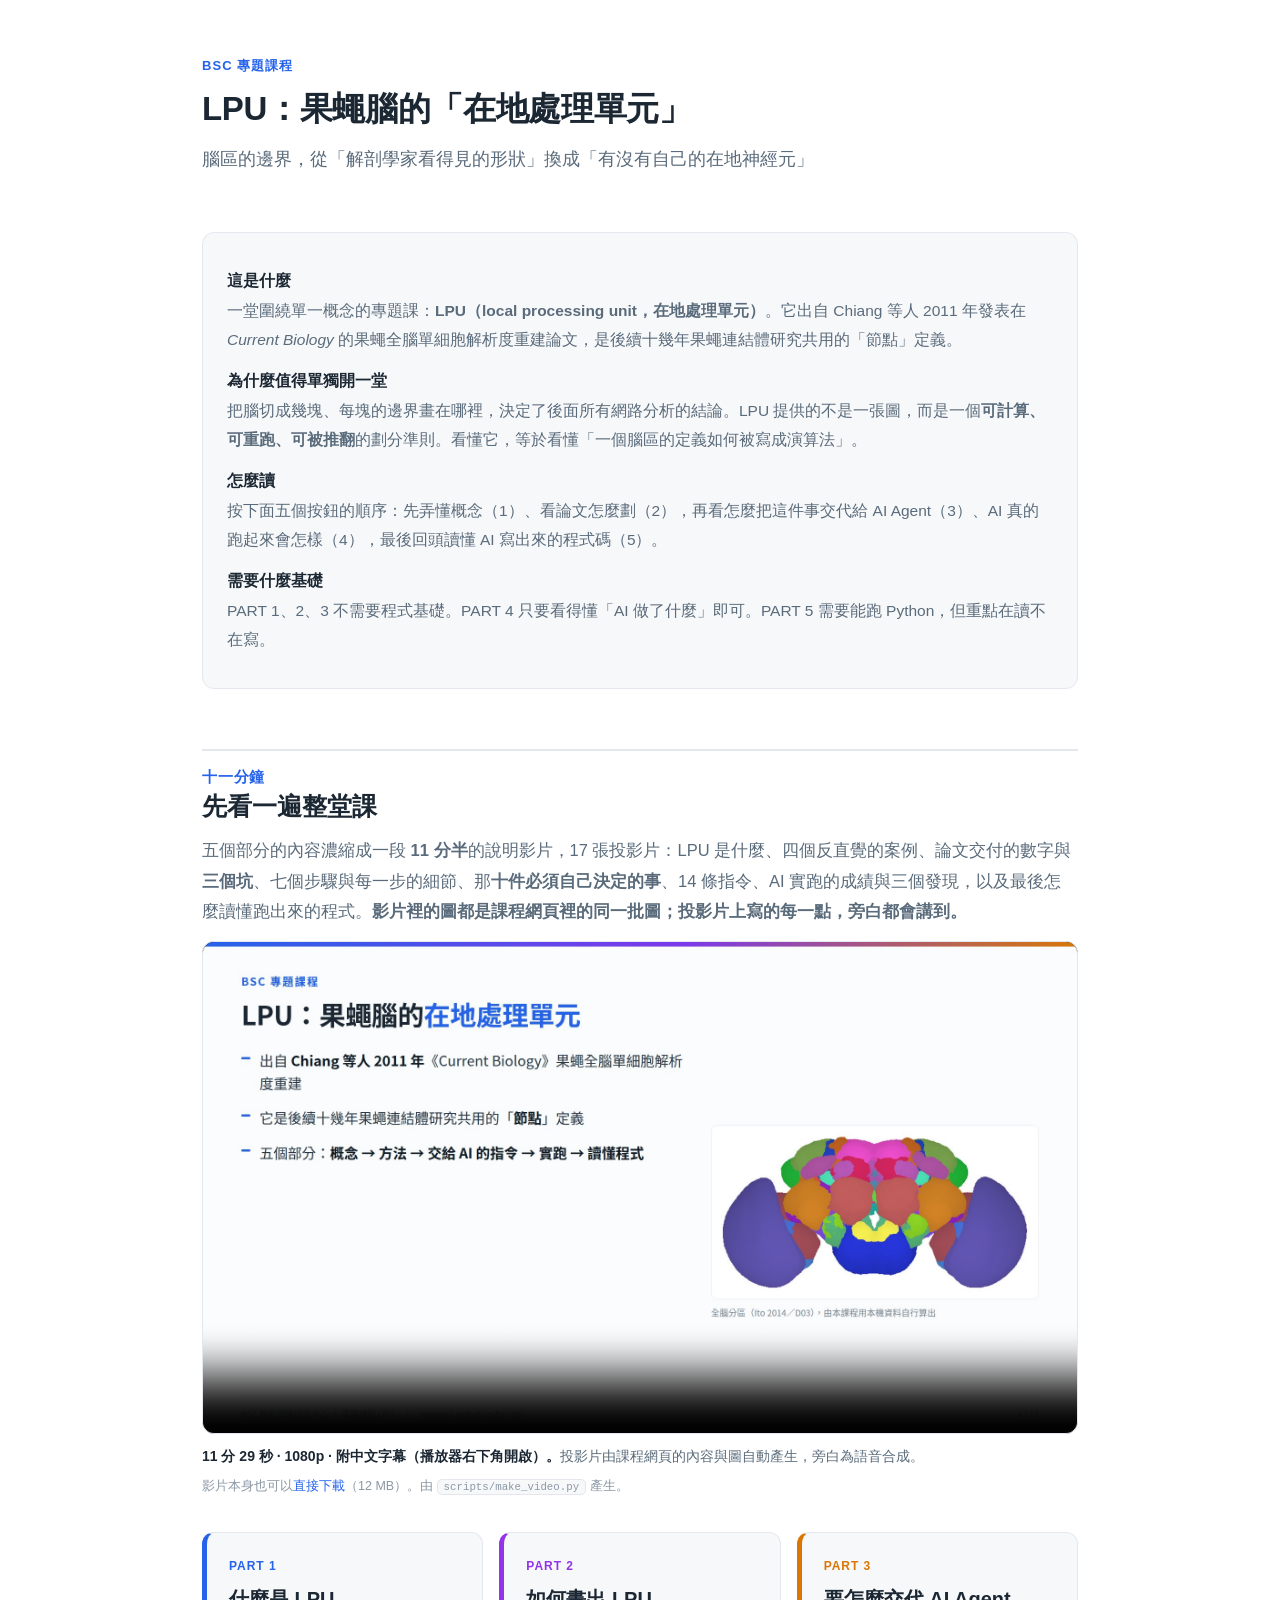
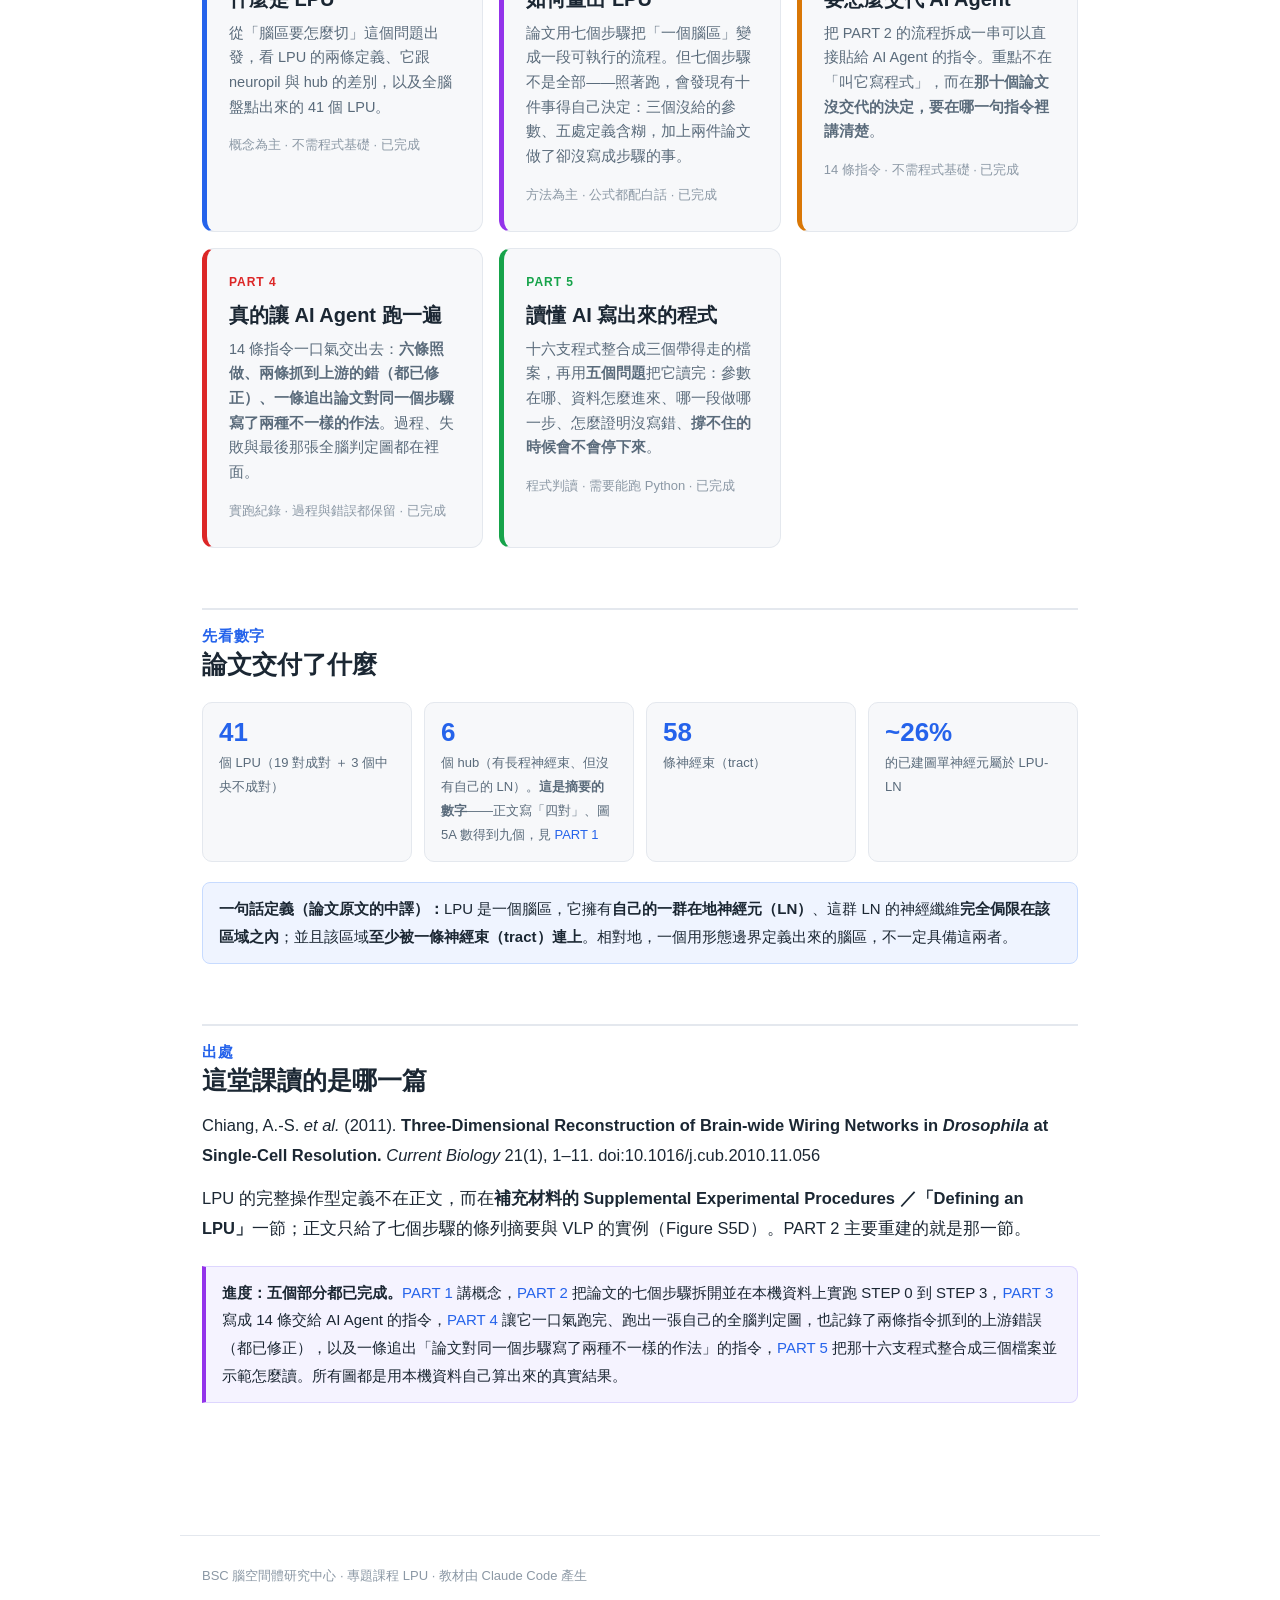
<file: index.html>
<!doctype html>
<html lang="zh-Hant">
<head>
<meta charset="utf-8">
<meta name="viewport" content="width=device-width, initial-scale=1">
<title>LPU：果蠅腦的在地處理單元｜BSC 專題課程</title>
<link rel="stylesheet" href="assets/lpu.css">
</head>
<body>
<header class="hero">
  <p class="eyebrow">BSC 專題課程</p>
  <h1>LPU：果蠅腦的「在地處理單元」</h1>
  <p class="subtitle">腦區的邊界，從「解剖學家看得見的形狀」換成「有沒有自己的在地神經元」</p>
</header>

<div class="wrap">

  <div class="intro"><dl>
    <dt>這是什麼</dt>
    <dd>一堂圍繞單一概念的專題課：<b>LPU（local processing unit，在地處理單元）</b>。它出自 Chiang 等人 2011 年發表在 <i>Current Biology</i> 的果蠅全腦單細胞解析度重建論文，是後續十幾年果蠅連結體研究共用的「節點」定義。</dd>
    <dt>為什麼值得單獨開一堂</dt>
    <dd>把腦切成幾塊、每塊的邊界畫在哪裡，決定了後面所有網路分析的結論。LPU 提供的不是一張圖，而是一個<b>可計算、可重跑、可被推翻</b>的劃分準則。看懂它，等於看懂「一個腦區的定義如何被寫成演算法」。</dd>
    <dt>怎麼讀</dt>
    <dd>按下面五個按鈕的順序：先弄懂概念（1）、看論文怎麼劃（2），再看怎麼把這件事交代給 AI Agent（3）、AI 真的跑起來會怎樣（4），最後回頭讀懂 AI 寫出來的程式碼（5）。</dd>
    <dt>需要什麼基礎</dt>
    <dd>PART 1、2、3 不需要程式基礎。PART 4 只要看得懂「AI 做了什麼」即可。PART 5 需要能跑 Python，但重點在讀不在寫。</dd>
  </dl></div>

  <h2 id="video"><span class="pt">十一分鐘</span>先看一遍整堂課</h2>

  <p style="color:var(--soft);margin-bottom:14px">五個部分的內容濃縮成一段 <b>11 分半</b>的說明影片，17 張投影片：LPU 是什麼、四個反直覺的案例、論文交付的數字與<b>三個坑</b>、七個步驟與每一步的細節、那<b>十件必須自己決定的事</b>、14 條指令、AI 實跑的成績與三個發現，以及最後怎麼讀懂跑出來的程式。<b>影片裡的圖都是課程網頁裡的同一批圖；投影片上寫的每一點，旁白都會講到。</b></p>

  <figure class="fig" style="margin:0 0 34px">
    <video controls preload="metadata" poster="assets/poster.jpg"
           style="display:block;width:100%;height:auto;border:1px solid var(--border);border-radius:12px;background:#000">
      <source src="assets/lpu-overview.mp4" type="video/mp4">
      <track kind="captions" src="assets/lpu-overview.vtt" srclang="zh-Hant" label="中文字幕" default>
      你的瀏覽器不支援內嵌影片，<a href="assets/lpu-overview.mp4">可以直接下載這個 MP4</a>。
    </video>
    <figcaption><b>11 分 29 秒 · 1080p · 附中文字幕（播放器右下角開啟）。</b>投影片由課程網頁的內容與圖自動產生，旁白為語音合成。
    <span class="figsrc">影片本身也可以<a href="assets/lpu-overview.mp4">直接下載</a>（12 MB）。由 <code>scripts/make_video.py</code> 產生。</span></figcaption>
  </figure>

  <div class="btns">
    <a class="btn c1" href="what-is-lpu.html">
      <span class="no">PART 1</span>
      <span class="t">什麼是 LPU</span>
      <p class="s">從「腦區要怎麼切」這個問題出發，看 LPU 的兩條定義、它跟 neuropil 與 hub 的差別，以及全腦盤點出來的 41 個 LPU。</p>
      <p class="m">概念為主 · 不需程式基礎 · 已完成</p>
    </a>
    <a class="btn c2" href="how-to-draw-lpu.html">
      <span class="no">PART 2</span>
      <span class="t">如何畫出 LPU</span>
      <p class="s">論文用七個步驟把「一個腦區」變成一段可執行的流程。但七個步驟不是全部——照著跑，會發現有十件事得自己決定：三個沒給的參數、五處定義含糊，加上兩件論文做了卻沒寫成步驟的事。</p>
      <p class="m">方法為主 · 公式都配白話 · 已完成</p>
    </a>
    <a class="btn c4" href="agent-prompts.html">
      <span class="no">PART 3</span>
      <span class="t">要怎麼交代 AI Agent</span>
      <p class="s">把 PART 2 的流程拆成一串可以直接貼給 AI Agent 的指令。重點不在「叫它寫程式」，而在<b>那十個論文沒交代的決定，要在哪一句指令裡講清楚</b>。</p>
      <p class="m">14 條指令 · 不需程式基礎 · 已完成</p>
    </a>
    <a class="btn c5" href="agent-run.html">
      <span class="no">PART 4</span>
      <span class="t">真的讓 AI Agent 跑一遍</span>
      <p class="s">14 條指令一口氣交出去：<b>六條照做、兩條抓到上游的錯（都已修正）、一條追出論文對同一個步驟寫了兩種不一樣的作法</b>。過程、失敗與最後那張全腦判定圖都在裡面。</p>
      <p class="m">實跑紀錄 · 過程與錯誤都保留 · 已完成</p>
    </a>
    <a class="btn c3" href="python-lpu.html">
      <span class="no">PART 5</span>
      <span class="t">讀懂 AI 寫出來的程式</span>
      <p class="s">十六支程式整合成三個帶得走的檔案，再用<b>五個問題</b>把它讀完：參數在哪、資料怎麼進來、哪一段做哪一步、怎麼證明沒寫錯、<b>撐不住的時候會不會停下來</b>。</p>
      <p class="m">程式判讀 · 需要能跑 Python · 已完成</p>
    </a>
  </div>

  <h2><span class="pt">先看數字</span>論文交付了什麼</h2>
  <div class="statgrid">
    <div class="stat"><div class="v">41</div><div class="k">個 LPU（19 對成對 ＋ 3 個中央不成對）</div></div>
    <div class="stat"><div class="v">6</div><div class="k">個 hub（有長程神經束、但沒有自己的 LN）。<b>這是摘要的數字</b>——正文寫「四對」、圖 5A 數得到九個，見 <a href="what-is-lpu.html#pits">PART 1</a></div></div>
    <div class="stat"><div class="v">58</div><div class="k">條神經束（tract）</div></div>
    <div class="stat"><div class="v">~26%</div><div class="k">的已建圖單神經元屬於 LPU-LN</div></div>
  </div>

  <div class="note">
    <b>一句話定義（論文原文的中譯）：</b>LPU 是一個腦區，它擁有<b>自己的一群在地神經元（LN）</b>、這群 LN 的神經纖維<b>完全侷限在該區域之內</b>；並且該區域<b>至少被一條神經束（tract）連上</b>。相對地，一個用形態邊界定義出來的腦區，不一定具備這兩者。
  </div>

  <h2><span class="pt">出處</span>這堂課讀的是哪一篇</h2>
  <p>Chiang, A.-S. <i>et al.</i> (2011). <b>Three-Dimensional Reconstruction of Brain-wide Wiring Networks in <i>Drosophila</i> at Single-Cell Resolution.</b> <i>Current Biology</i> 21(1), 1–11. doi:10.1016/j.cub.2010.11.056</p>
  <p>LPU 的完整操作型定義不在正文，而在<b>補充材料的 Supplemental Experimental Procedures ／「Defining an LPU」</b>一節；正文只給了七個步驟的條列摘要與 VLP 的實例（Figure S5D）。PART 2 主要重建的就是那一節。</p>

  <div class="draft">
    <b>進度：五個部分都已完成。</b><a href="what-is-lpu.html">PART 1</a> 講概念，<a href="how-to-draw-lpu.html">PART 2</a> 把論文的七個步驟拆開並在本機資料上實跑 STEP 0 到 STEP 3，<a href="agent-prompts.html">PART 3</a> 寫成 14 條交給 AI Agent 的指令，<a href="agent-run.html">PART 4</a> 讓它一口氣跑完、跑出一張自己的全腦判定圖，也記錄了兩條指令抓到的上游錯誤（都已修正），以及一條追出「論文對同一個步驟寫了兩種不一樣的作法」的指令，<a href="python-lpu.html">PART 5</a> 把那十六支程式整合成三個檔案並示範怎麼讀。所有圖都是用本機資料自己算出來的真實結果。
  </div>

</div>
<div class="foot">BSC 腦空間體研究中心 · 專題課程 LPU · 教材由 Claude Code 產生</div>
</body>
</html>
</file>
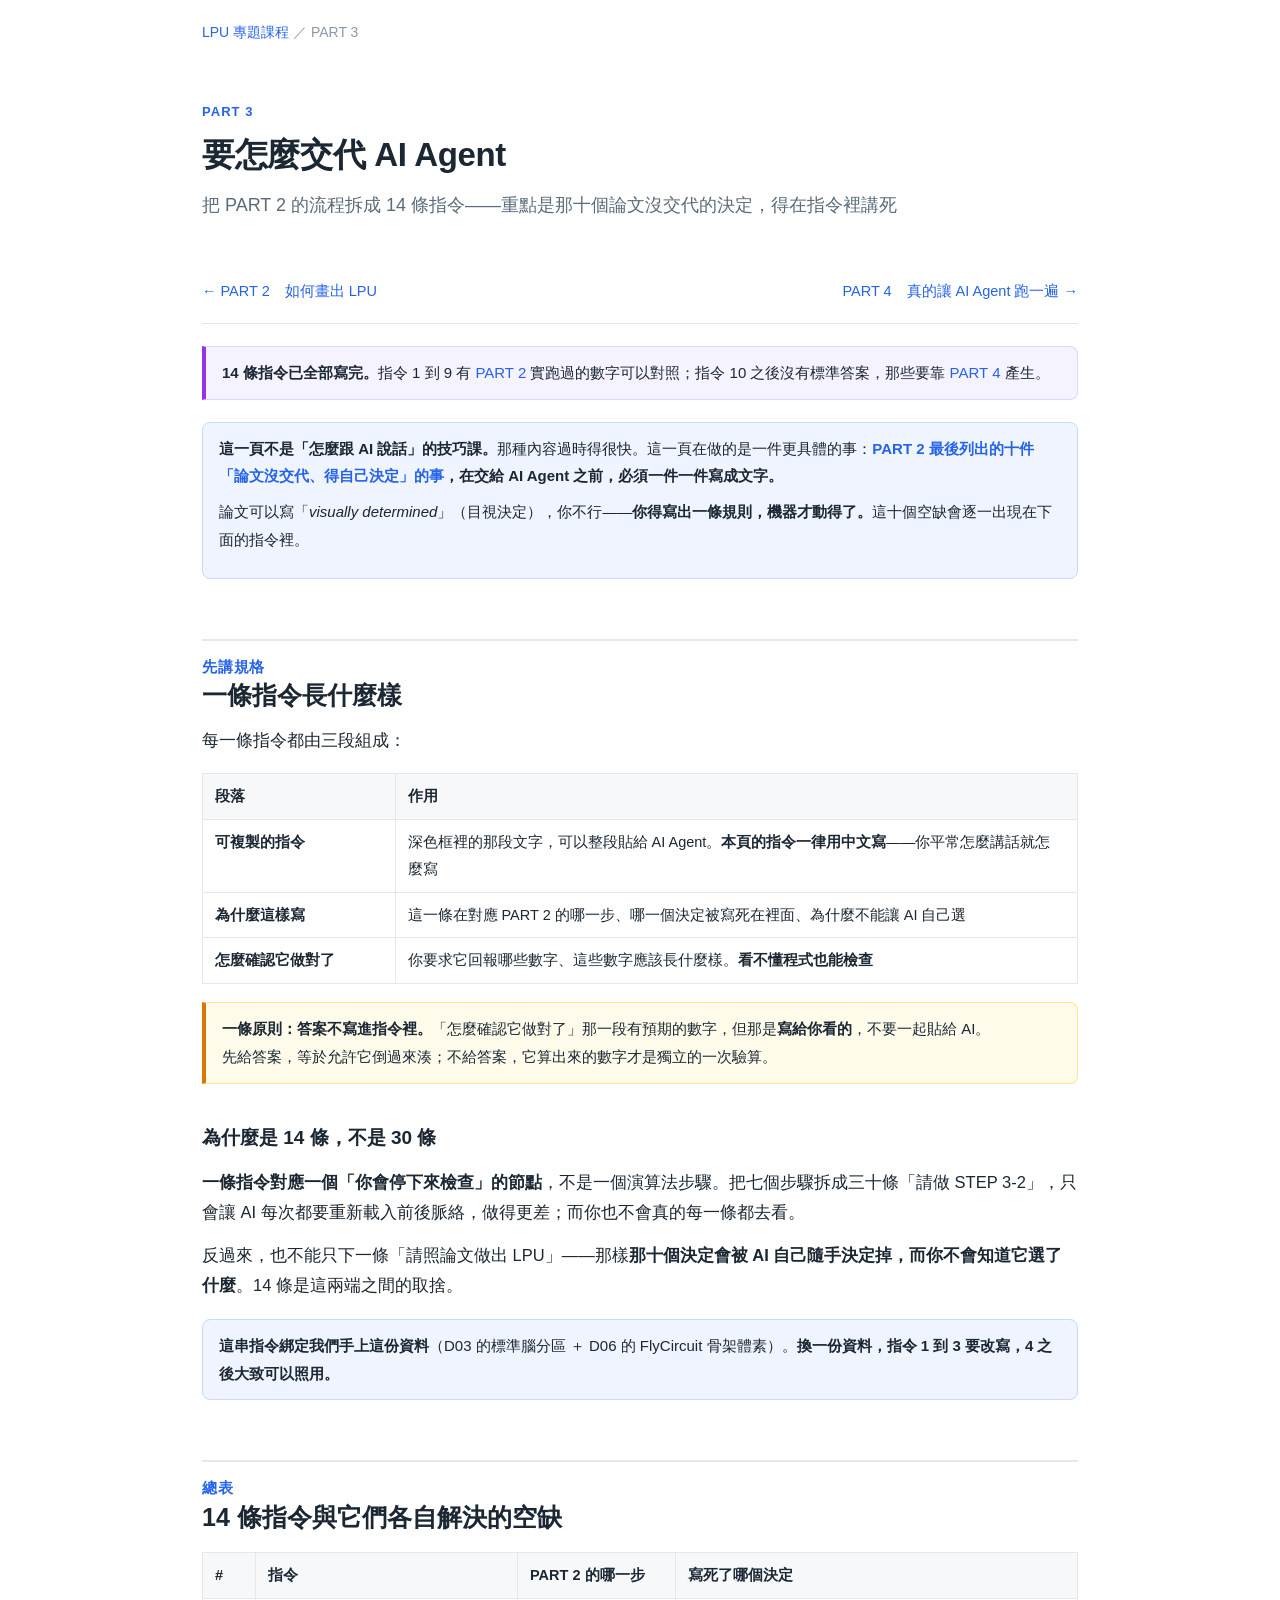
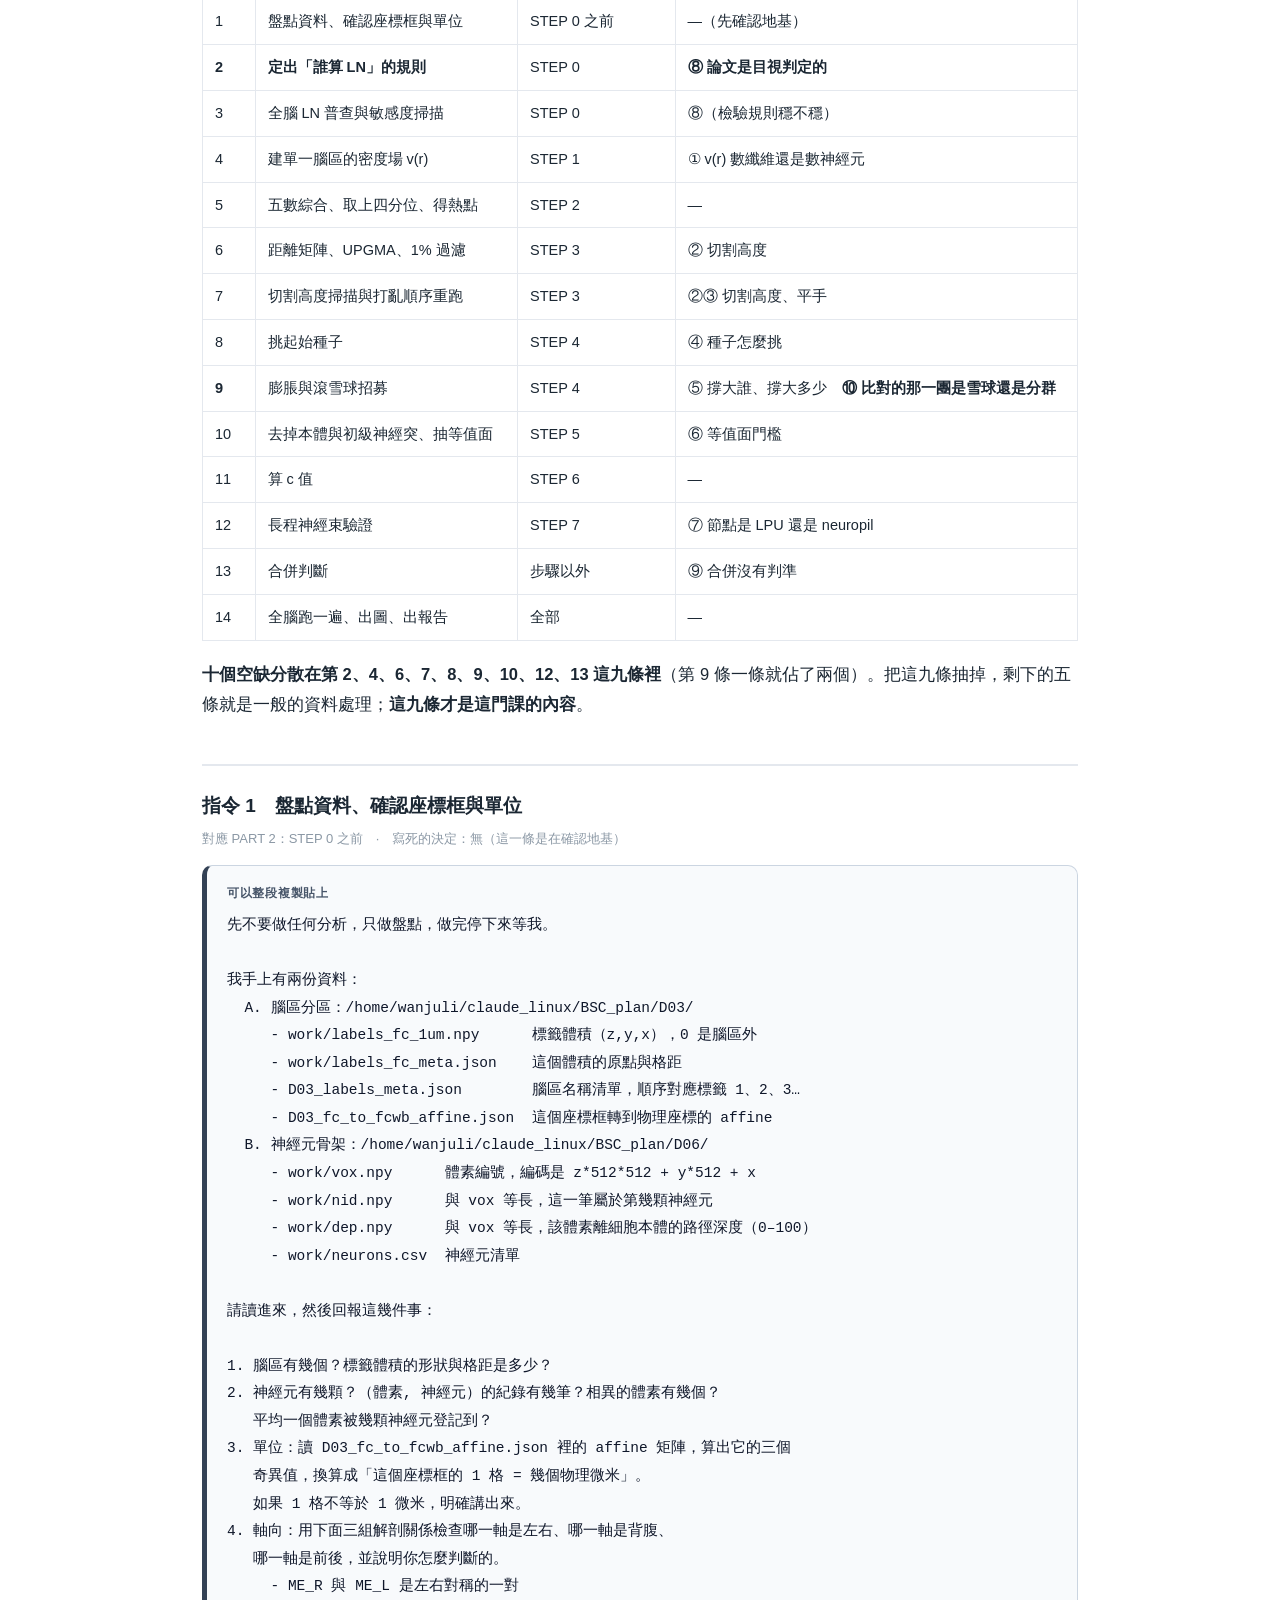
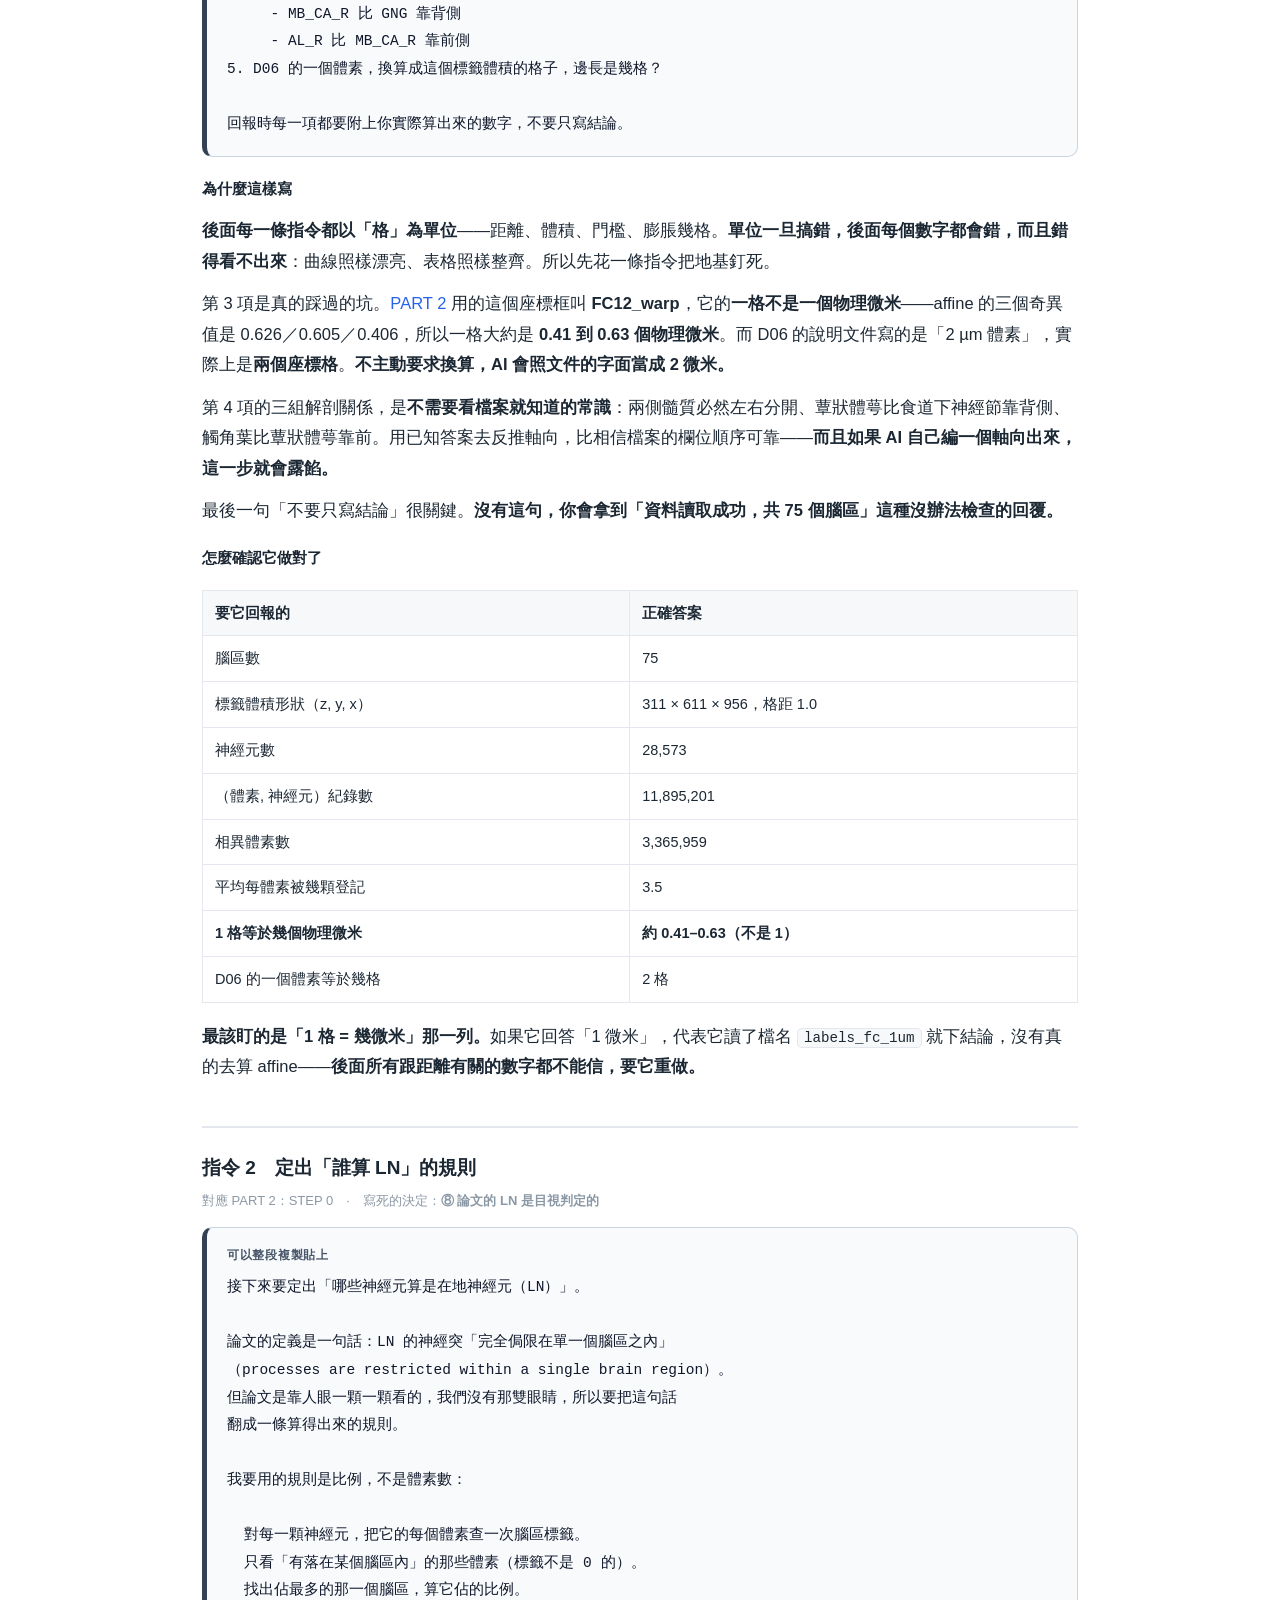
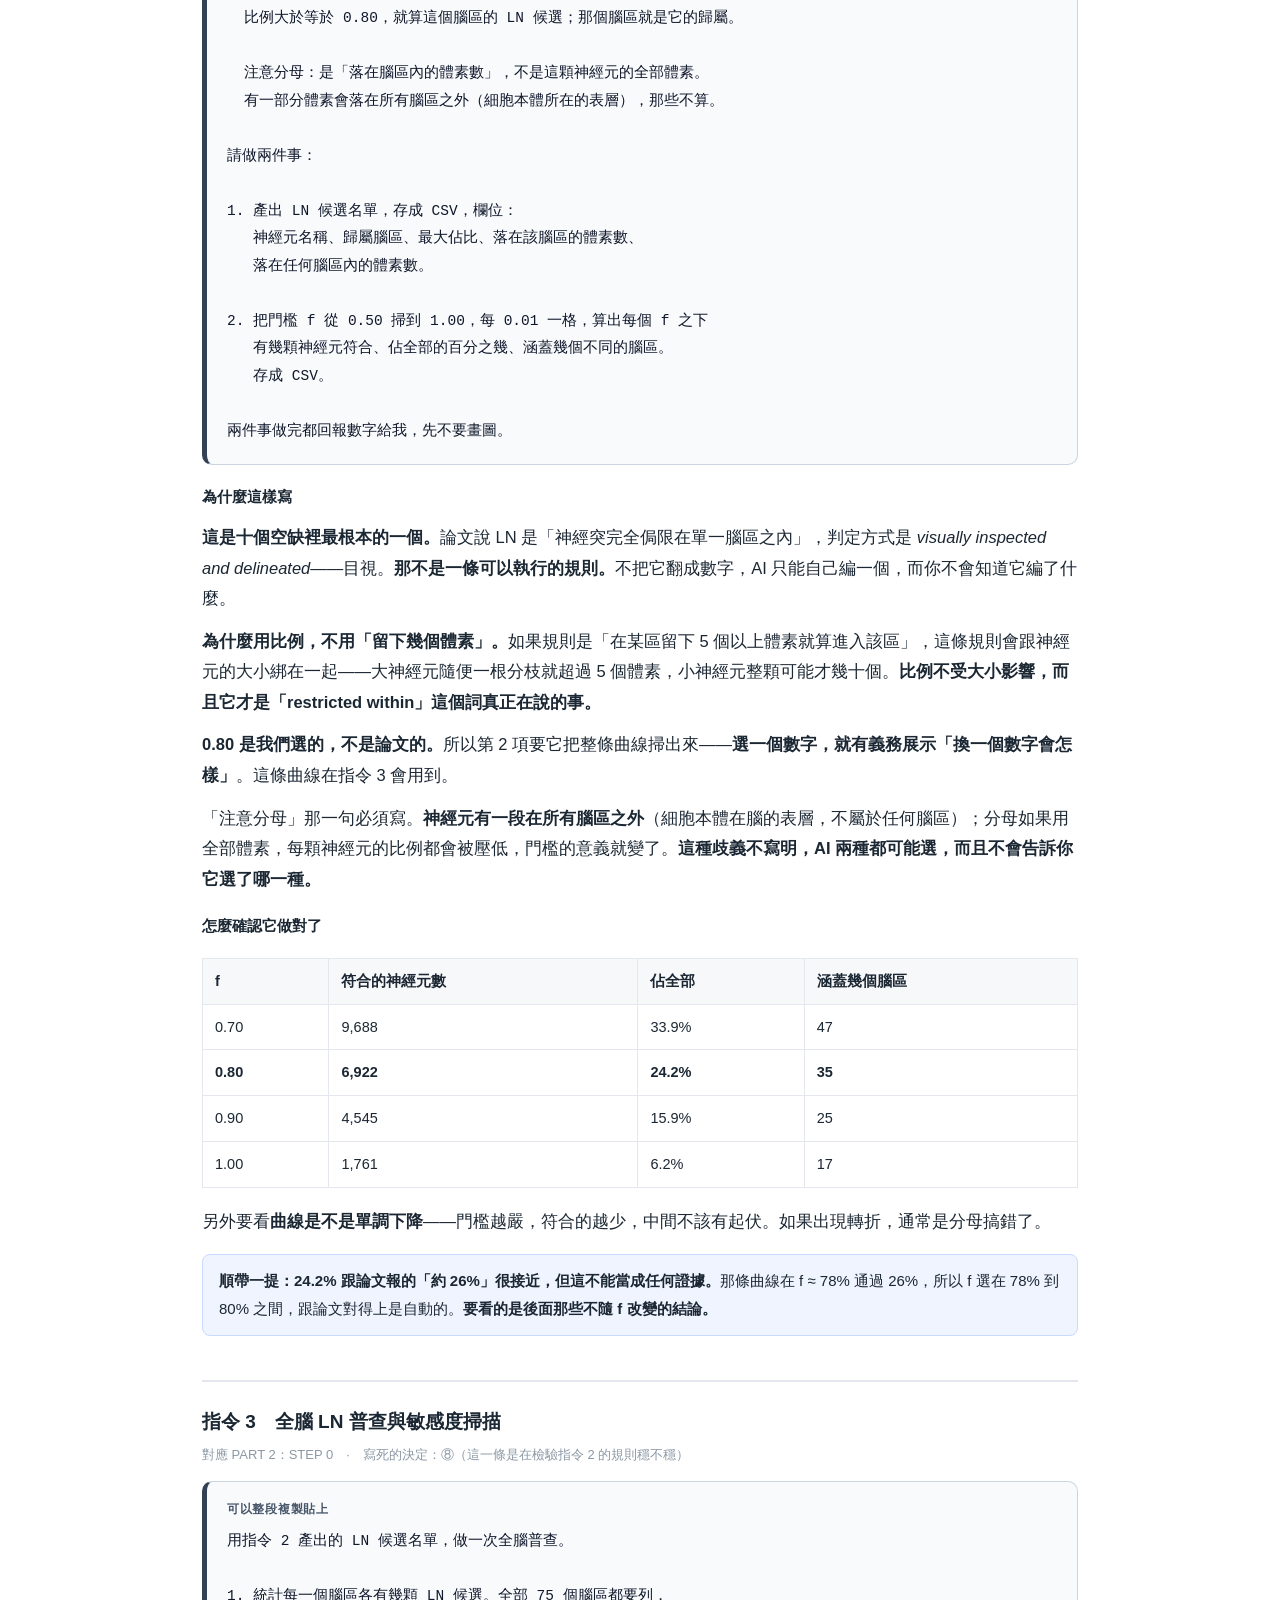
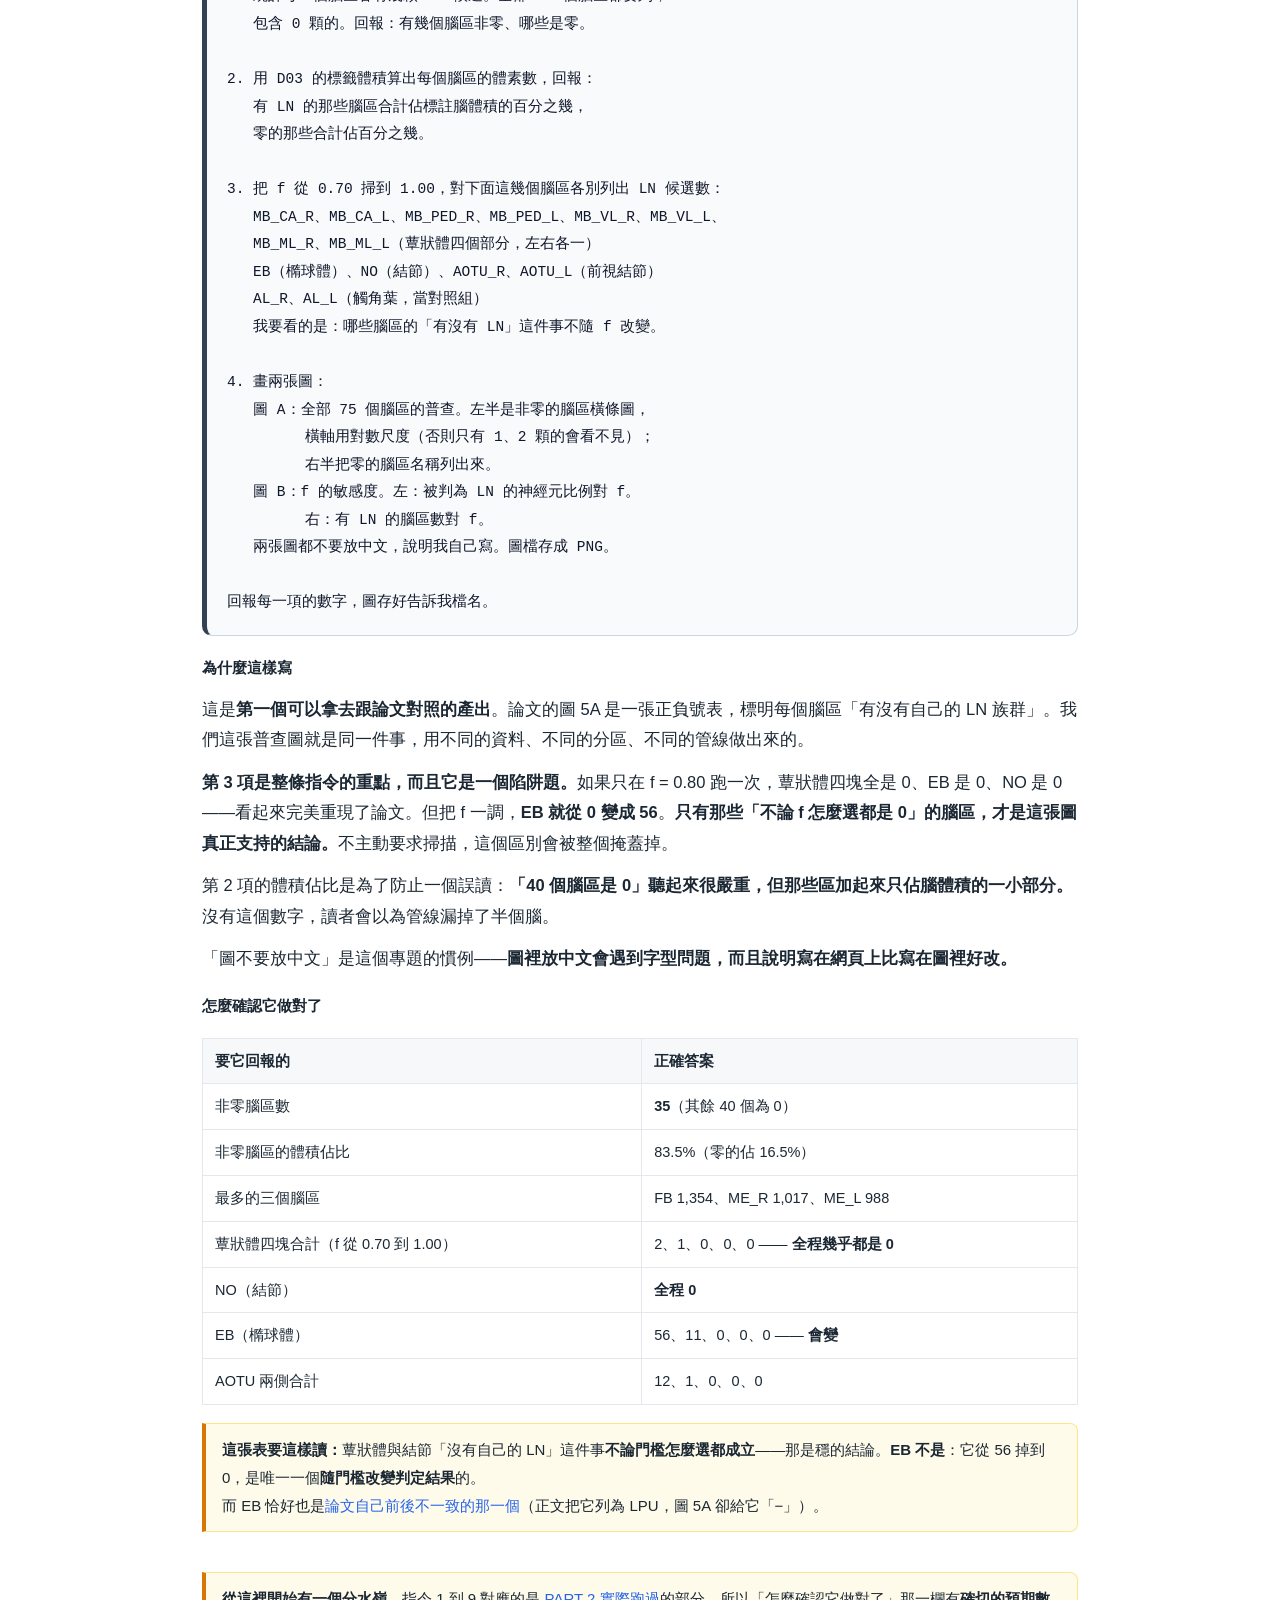
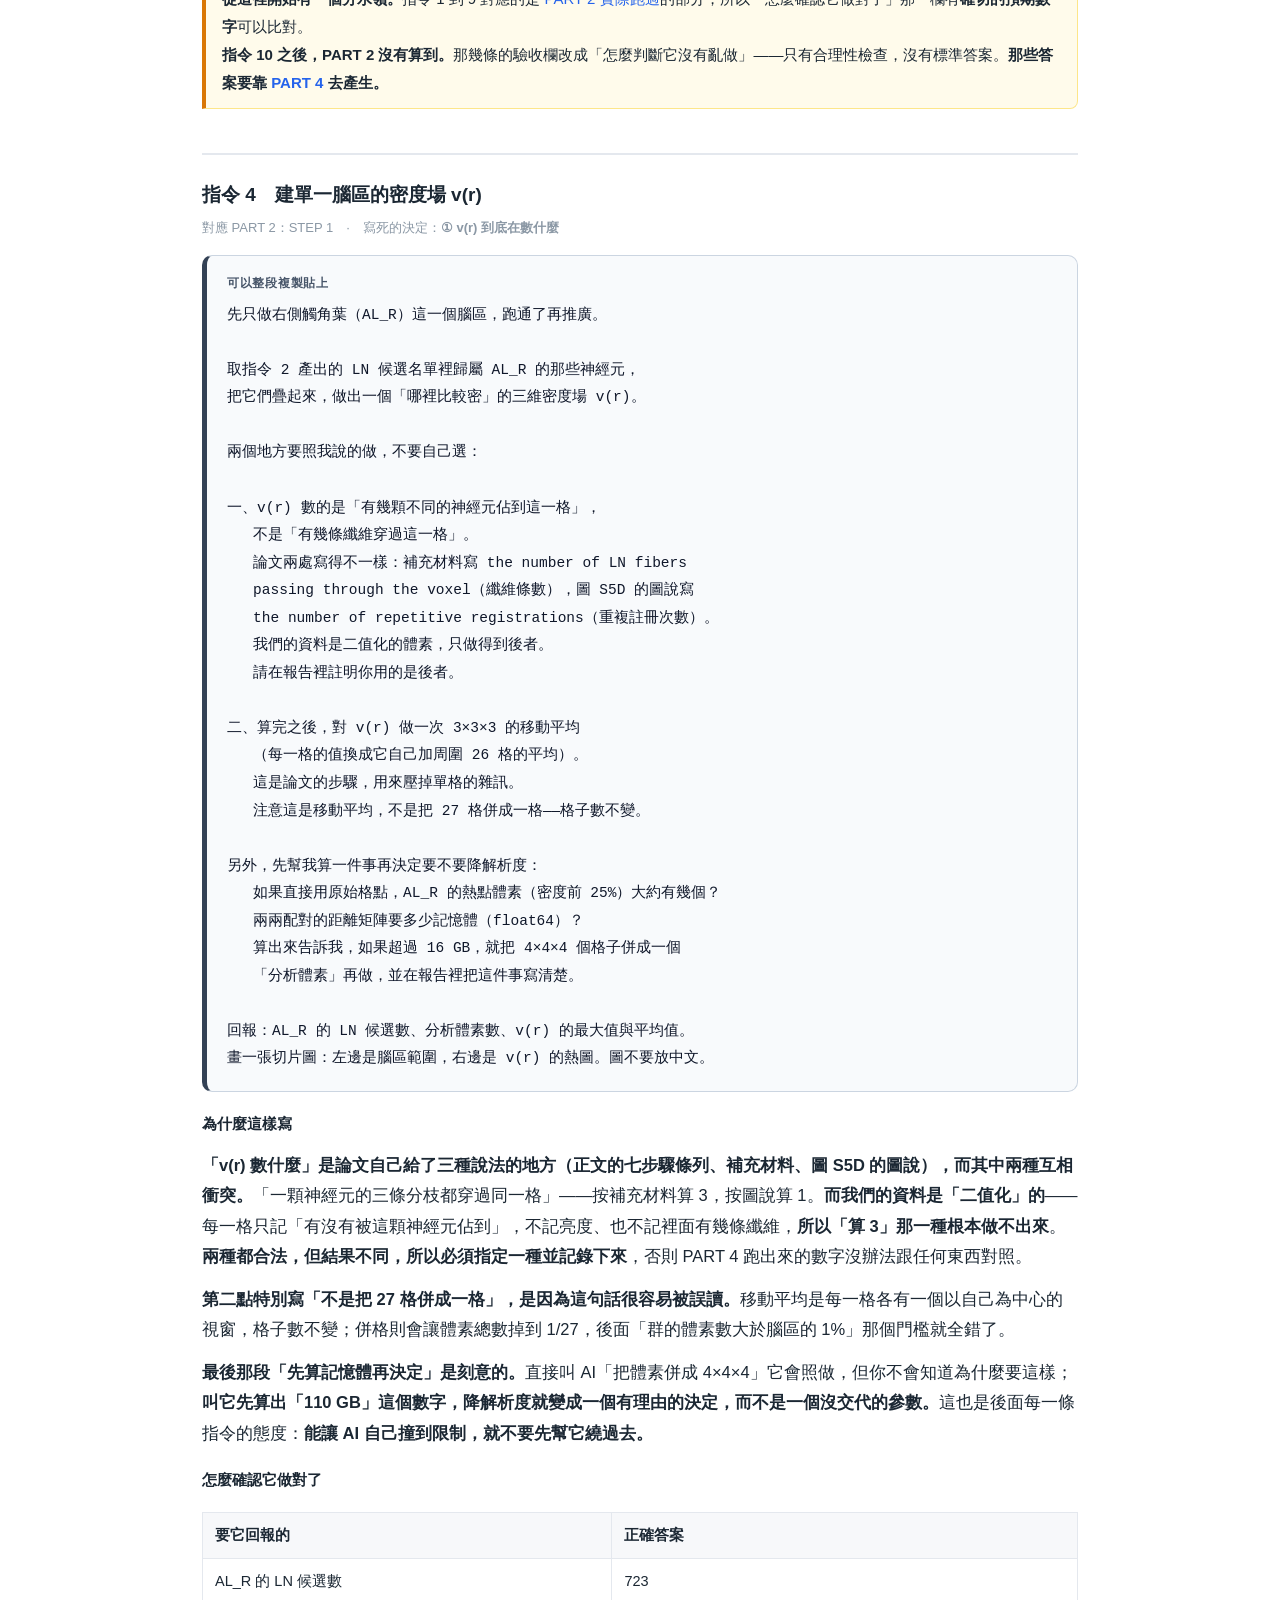
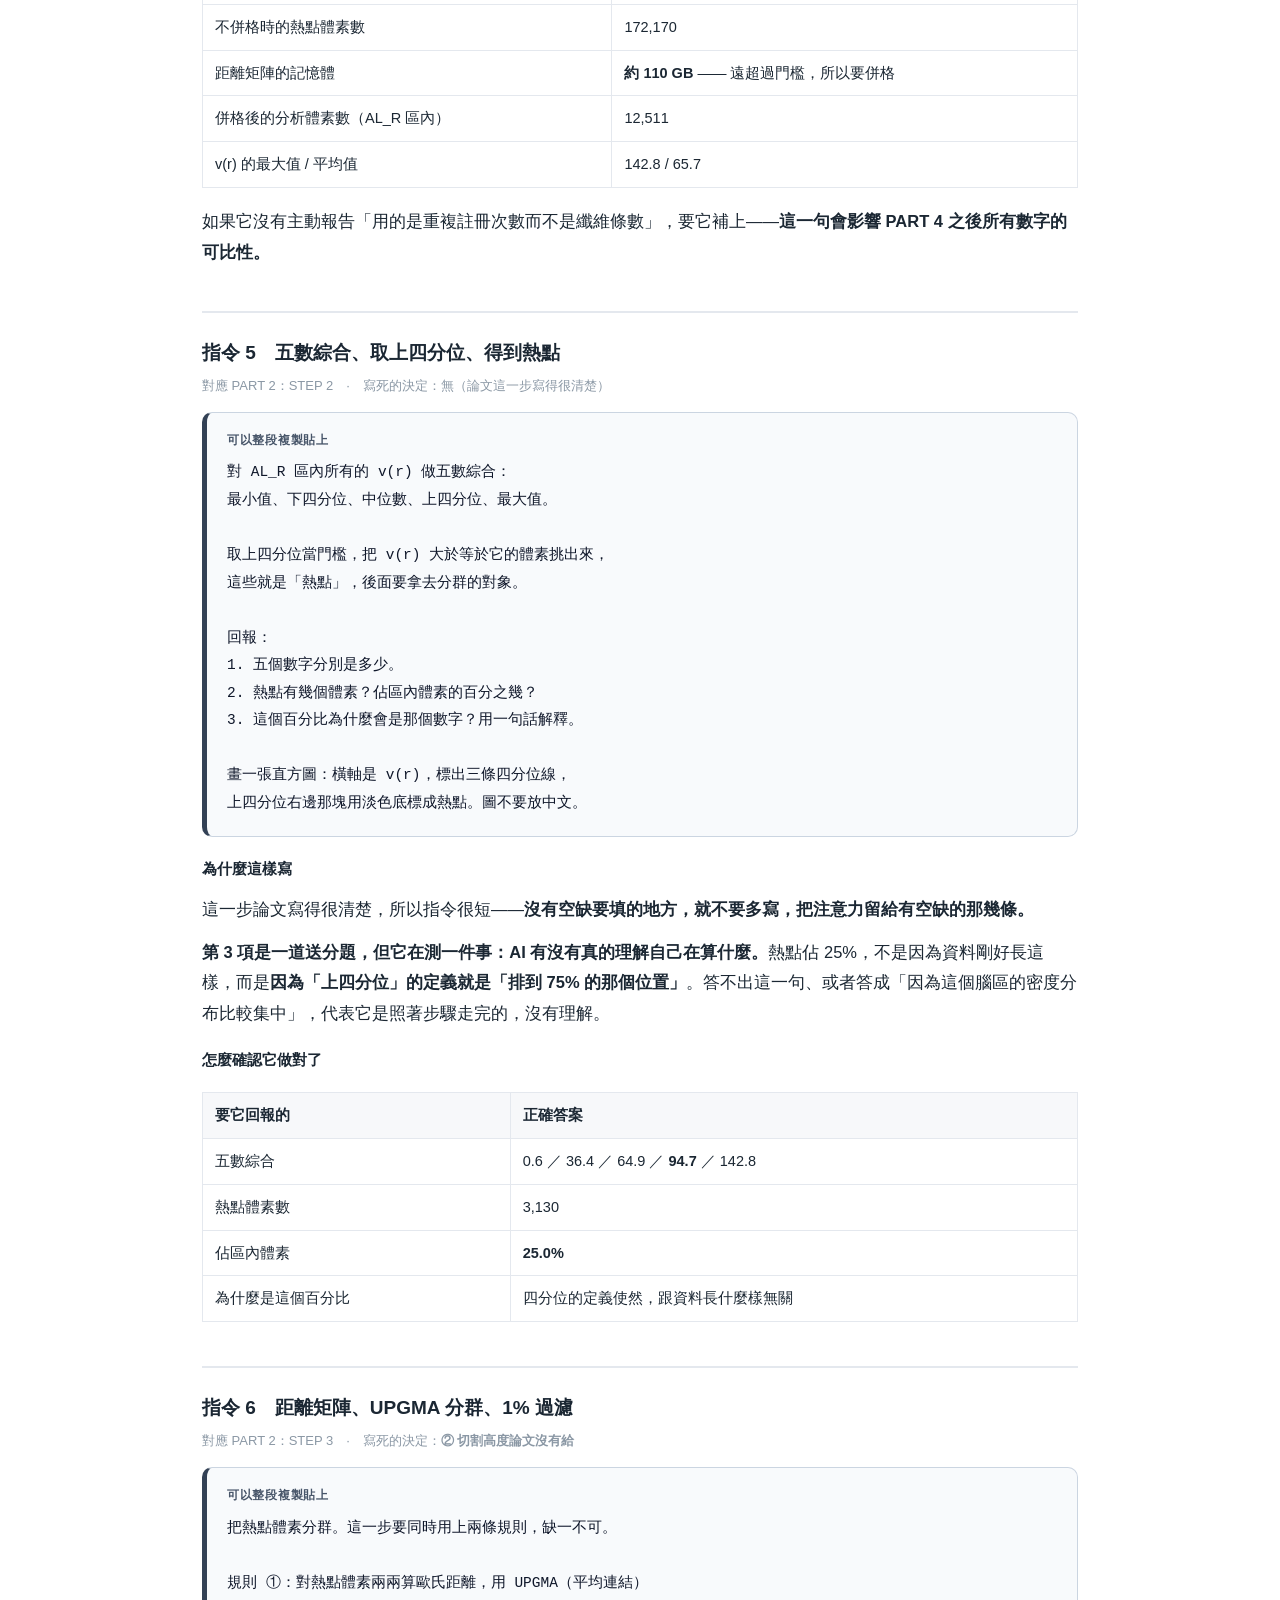
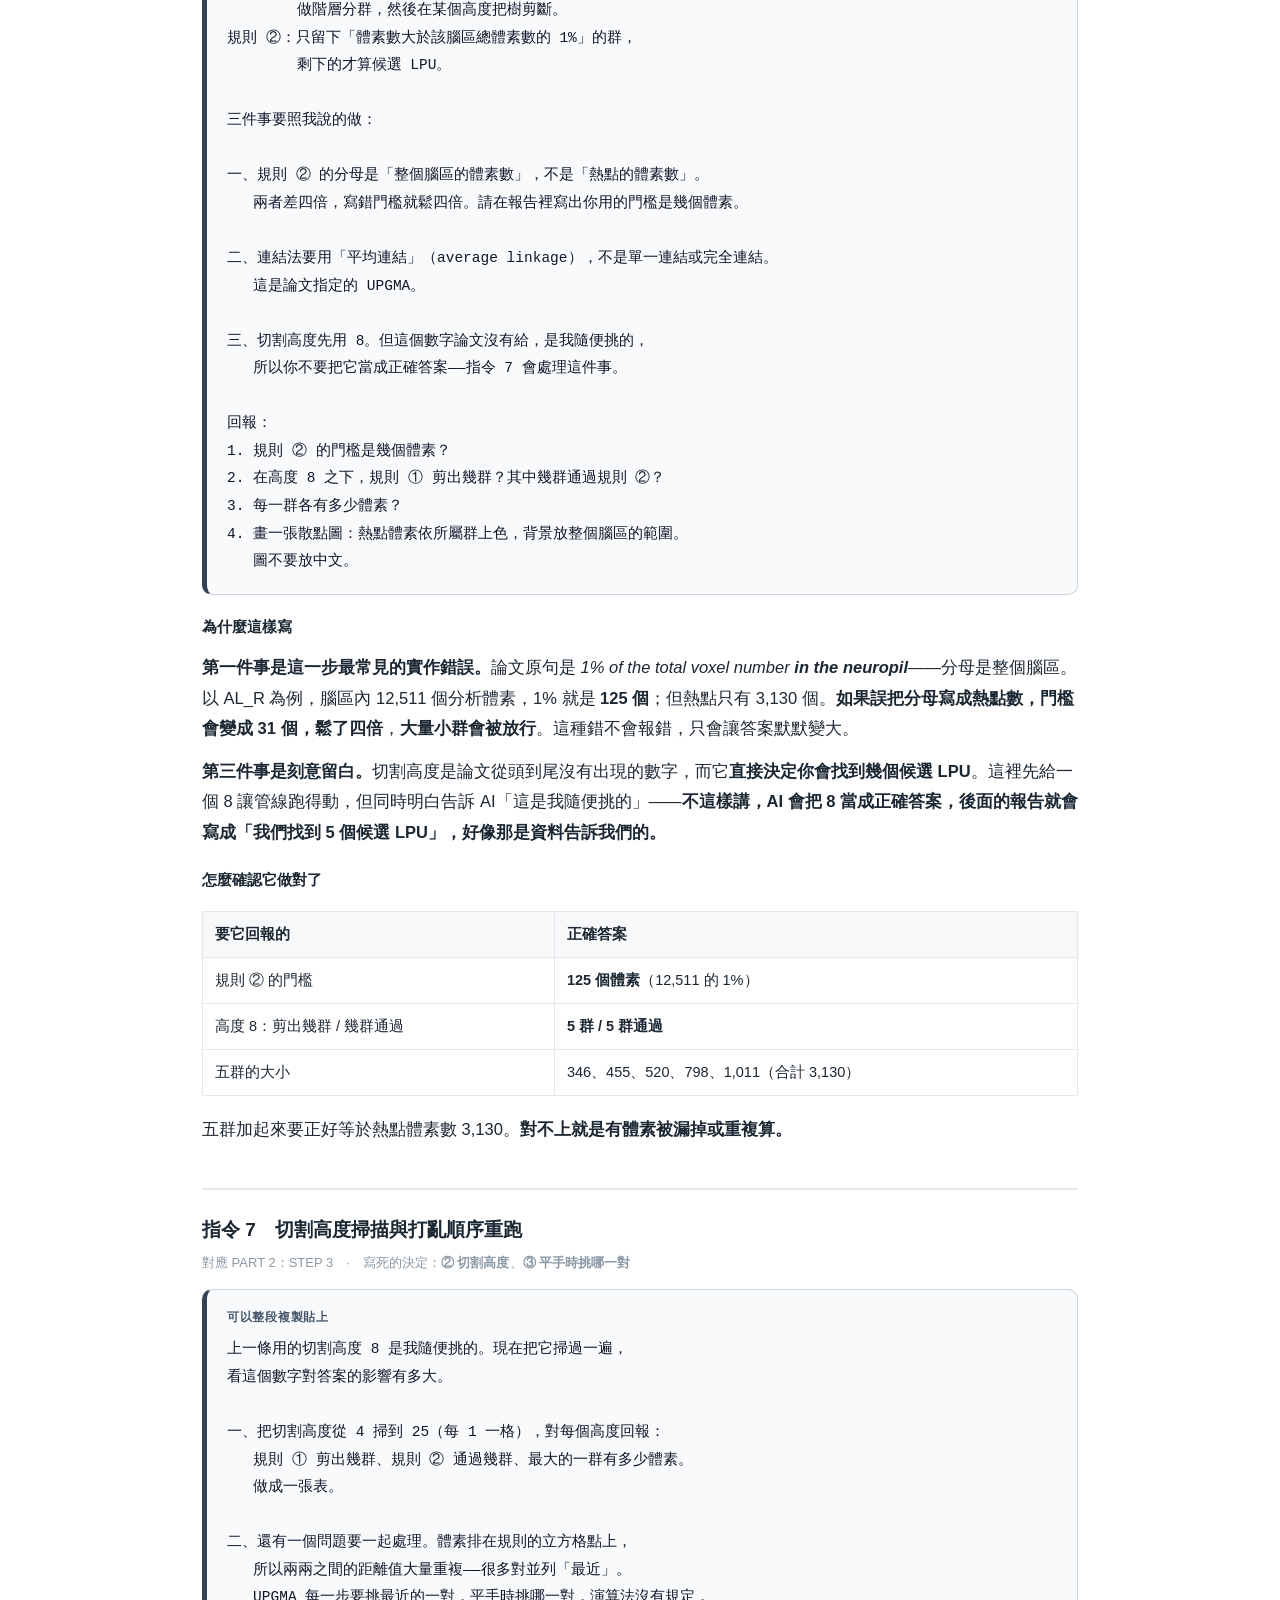
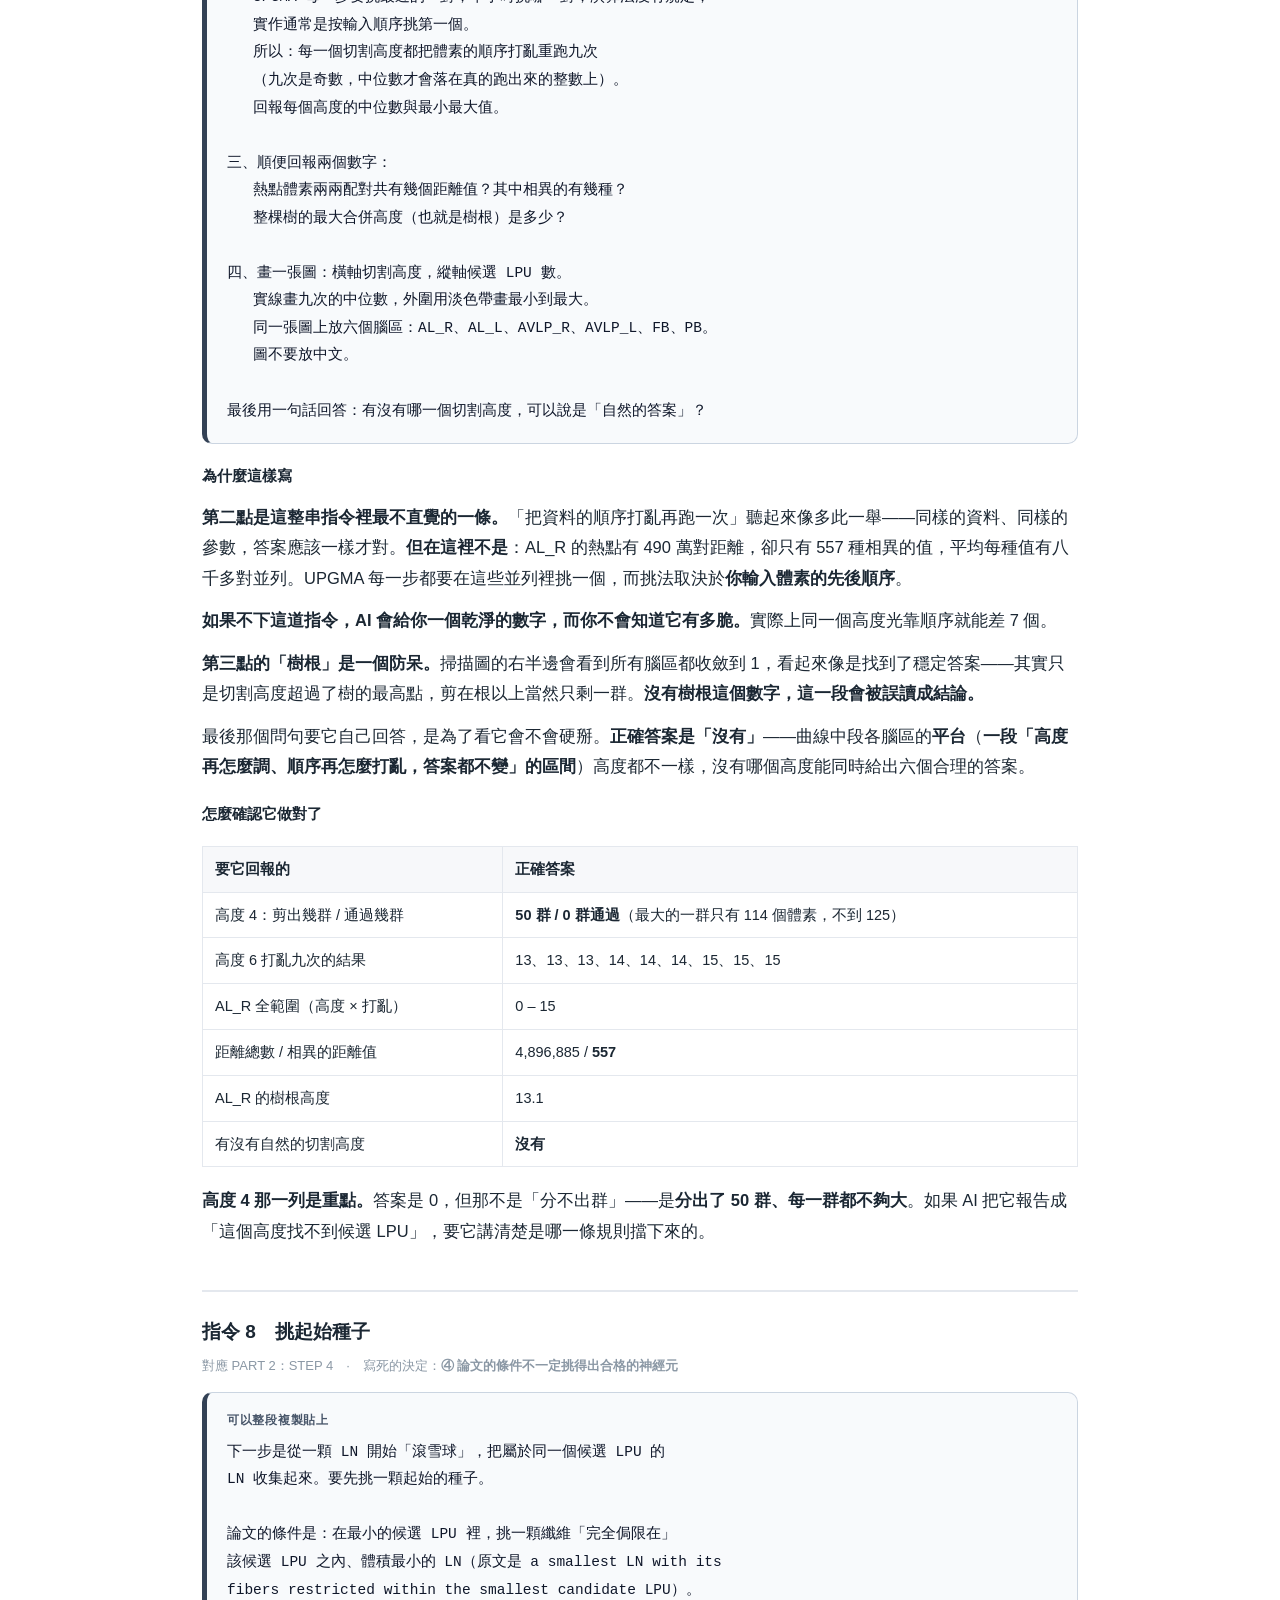
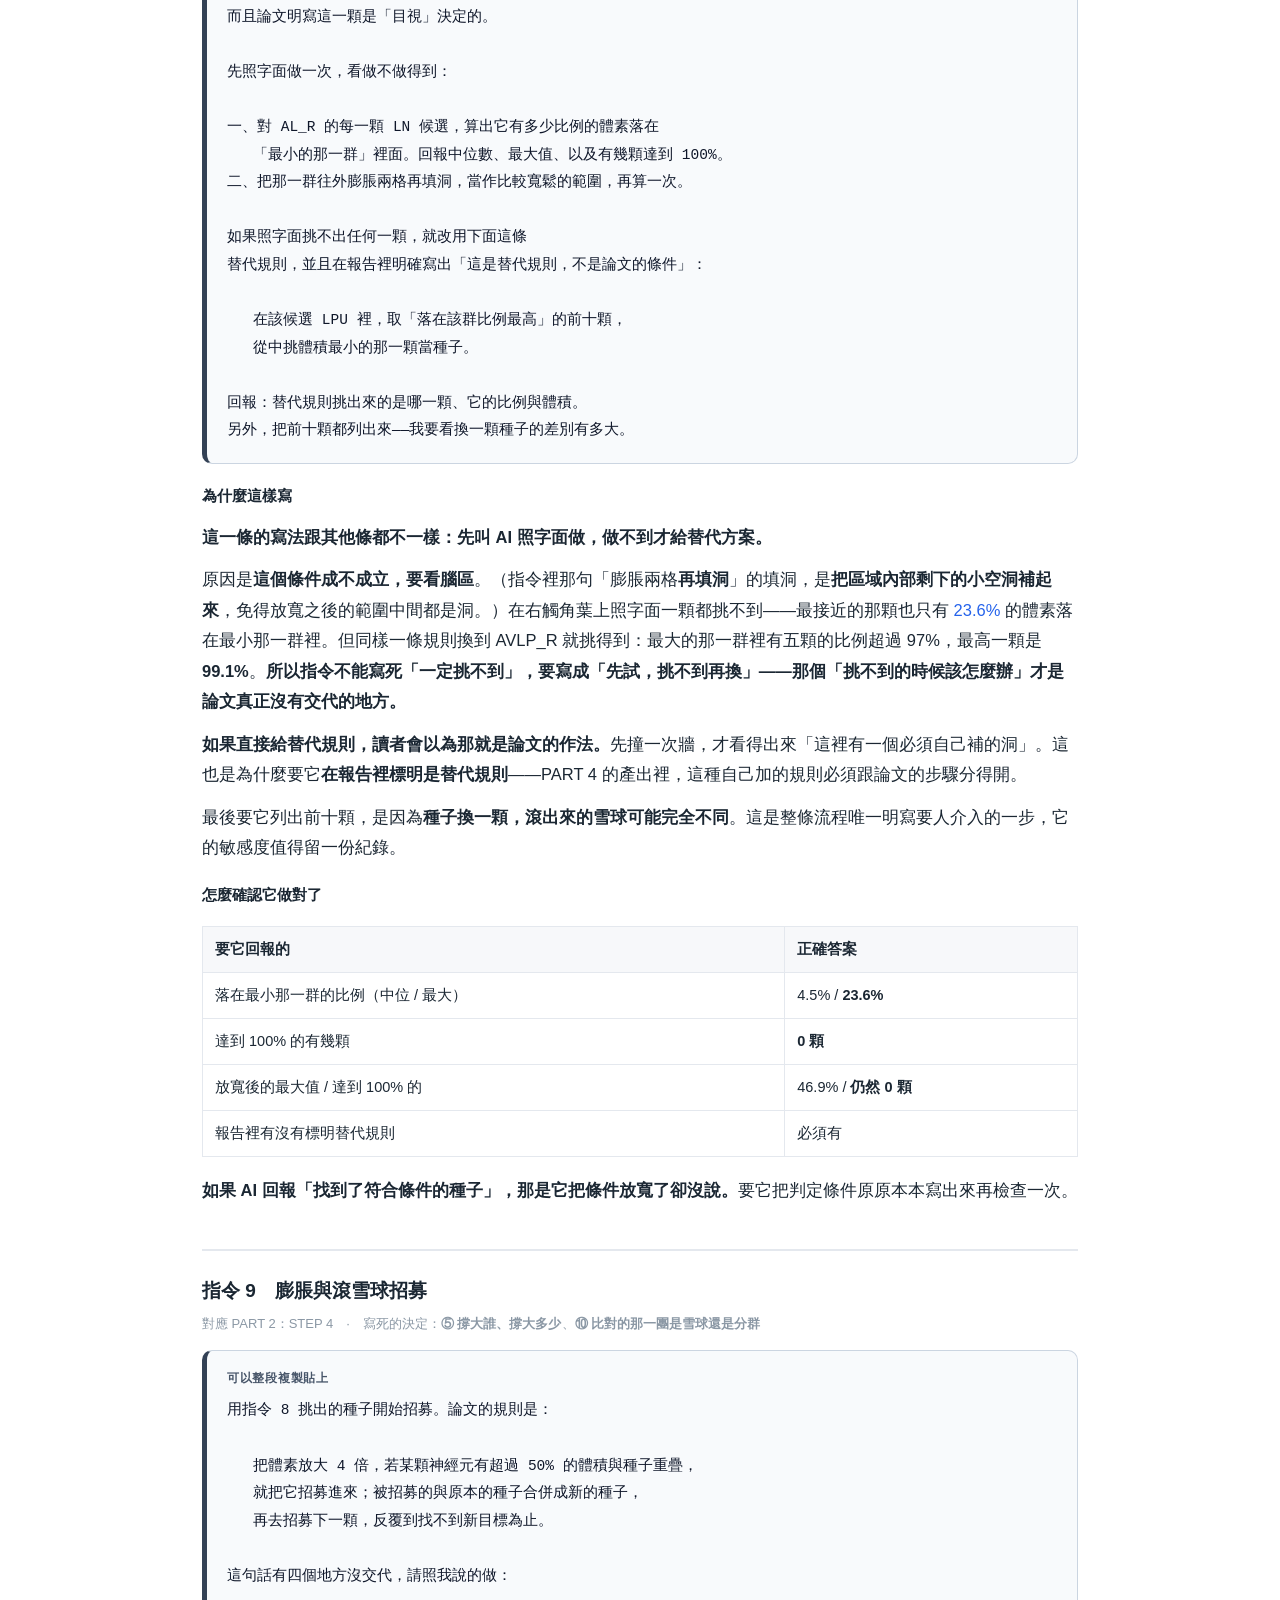
<file: agent-prompts.html>
<!doctype html>
<html lang="zh-Hant">
<head>
<meta charset="utf-8">
<meta name="viewport" content="width=device-width, initial-scale=1">
<title>PART 3 要怎麼交代 AI Agent｜LPU 專題課程</title>
<link rel="stylesheet" href="assets/lpu.css">
</head>
<body>
<div class="crumb"><a href="index.html">LPU 專題課程</a> ／ PART 3</div>
<header class="hero">
  <p class="eyebrow">PART 3</p>
  <h1>要怎麼交代 AI Agent</h1>
  <p class="subtitle">把 PART 2 的流程拆成 14 條指令——重點是那十個論文沒交代的決定，得在指令裡講死</p>
</header>

<div class="wrap">

  <div class="pager top">
    <a href="how-to-draw-lpu.html">← PART 2　如何畫出 LPU</a>
    <a href="agent-run.html">PART 4　真的讓 AI Agent 跑一遍 →</a>
  </div>
  <div class="draft">
    <b>14 條指令已全部寫完。</b>指令 1 到 9 有 <a href="how-to-draw-lpu.html">PART 2</a> 實跑過的數字可以對照；指令 10 之後沒有標準答案，那些要靠 <a href="agent-run.html">PART 4</a> 產生。
  </div>

  <div class="note">
    <b>這一頁不是「怎麼跟 AI 說話」的技巧課。</b>那種內容過時得很快。這一頁在做的是一件更具體的事：<b><a href="how-to-draw-lpu.html#end">PART 2 最後列出的十件「論文沒交代、得自己決定」的事</a>，在交給 AI Agent 之前，必須一件一件寫成文字。</b>
    <p style="margin-top:8px">論文可以寫「<i>visually determined</i>」（目視決定），你不行——<b>你得寫出一條規則，機器才動得了。</b>這十個空缺會逐一出現在下面的指令裡。</p>
  </div>

  <h2><span class="pt">先講規格</span>一條指令長什麼樣</h2>

  <p>每一條指令都由三段組成：</p>

  <div class="tblwrap"><table>
    <tr><th style="width:22%">段落</th><th>作用</th></tr>
    <tr><td><b>可複製的指令</b></td><td>深色框裡的那段文字，可以整段貼給 AI Agent。<b>本頁的指令一律用中文寫</b>——你平常怎麼講話就怎麼寫</td></tr>
    <tr><td><b>為什麼這樣寫</b></td><td>這一條在對應 PART 2 的哪一步、哪一個決定被寫死在裡面、為什麼不能讓 AI 自己選</td></tr>
    <tr><td><b>怎麼確認它做對了</b></td><td>你要求它回報哪些數字、這些數字應該長什麼樣。<b>看不懂程式也能檢查</b></td></tr>
  </table></div>

  <div class="callout">
    <b>一條原則：答案不寫進指令裡。</b>「怎麼確認它做對了」那一段有預期的數字，但那是<b>寫給你看的</b>，不要一起貼給 AI。<br>
    先給答案，等於允許它倒過來湊；不給答案，它算出來的數字才是獨立的一次驗算。
  </div>

  <h3>為什麼是 14 條，不是 30 條</h3>

  <p><b>一條指令對應一個「你會停下來檢查」的節點</b>，不是一個演算法步驟。把七個步驟拆成三十條「請做 STEP 3-2」，只會讓 AI 每次都要重新載入前後脈絡，做得更差；而你也不會真的每一條都去看。</p>

  <p>反過來，也不能只下一條「請照論文做出 LPU」——那樣<b>那十個決定會被 AI 自己隨手決定掉，而你不會知道它選了什麼</b>。14 條是這兩端之間的取捨。</p>

  <div class="note">
    <b>這串指令綁定我們手上這份資料</b>（D03 的標準腦分區 ＋ D06 的 FlyCircuit 骨架體素）。<b>換一份資料，指令 1 到 3 要改寫，4 之後大致可以照用。</b>
  </div>

  <h2><span class="pt">總表</span>14 條指令與它們各自解決的空缺</h2>

  <div class="tblwrap"><table>
    <tr><th style="width:6%">#</th><th style="width:30%">指令</th><th style="width:18%">PART 2 的哪一步</th><th>寫死了哪個決定</th></tr>
    <tr><td>1</td><td>盤點資料、確認座標框與單位</td><td>STEP 0 之前</td><td>—（先確認地基）</td></tr>
    <tr><td><b>2</b></td><td><b>定出「誰算 LN」的規則</b></td><td>STEP 0</td><td><b>⑧ 論文是目視判定的</b></td></tr>
    <tr><td>3</td><td>全腦 LN 普查與敏感度掃描</td><td>STEP 0</td><td>⑧（檢驗規則穩不穩）</td></tr>
    <tr><td>4</td><td>建單一腦區的密度場 v(r)</td><td>STEP 1</td><td>① v(r) 數纖維還是數神經元</td></tr>
    <tr><td>5</td><td>五數綜合、取上四分位、得熱點</td><td>STEP 2</td><td>—</td></tr>
    <tr><td>6</td><td>距離矩陣、UPGMA、1% 過濾</td><td>STEP 3</td><td>② 切割高度</td></tr>
    <tr><td>7</td><td>切割高度掃描與打亂順序重跑</td><td>STEP 3</td><td>②③ 切割高度、平手</td></tr>
    <tr><td>8</td><td>挑起始種子</td><td>STEP 4</td><td>④ 種子怎麼挑</td></tr>
    <tr><td><b>9</b></td><td>膨脹與滾雪球招募</td><td>STEP 4</td><td>⑤ 撐大誰、撐大多少　<b>⑩ 比對的那一團是雪球還是分群</b></td></tr>
    <tr><td>10</td><td>去掉本體與初級神經突、抽等值面</td><td>STEP 5</td><td>⑥ 等值面門檻</td></tr>
    <tr><td>11</td><td>算 c 值</td><td>STEP 6</td><td>—</td></tr>
    <tr><td>12</td><td>長程神經束驗證</td><td>STEP 7</td><td>⑦ 節點是 LPU 還是 neuropil</td></tr>
    <tr><td>13</td><td>合併判斷</td><td>步驟以外</td><td>⑨ 合併沒有判準</td></tr>
    <tr><td>14</td><td>全腦跑一遍、出圖、出報告</td><td>全部</td><td>—</td></tr>
  </table></div>

  <p><b>十個空缺分散在第 2、4、6、7、8、9、10、12、13 這九條裡</b>（第 9 條一條就佔了兩個）。把這九條抽掉，剩下的五條就是一般的資料處理；<b>這九條才是這門課的內容</b>。</p>

  <div class="cmd">
  <h3>指令 1　盤點資料、確認座標框與單位</h3>
  <p class="meta">對應 PART 2：STEP 0 之前　·　寫死的決定：無（這一條是在確認地基）</p>

  <div class="prompt">
    <p class="lbl">可以整段複製貼上</p>
<pre>先不要做任何分析，只做盤點，做完停下來等我。

我手上有兩份資料：
  A. 腦區分區：/home/wanjuli/claude_linux/BSC_plan/D03/
     - work/labels_fc_1um.npy      標籤體積（z,y,x），0 是腦區外
     - work/labels_fc_meta.json    這個體積的原點與格距
     - D03_labels_meta.json        腦區名稱清單，順序對應標籤 1、2、3…
     - D03_fc_to_fcwb_affine.json  這個座標框轉到物理座標的 affine
  B. 神經元骨架：/home/wanjuli/claude_linux/BSC_plan/D06/
     - work/vox.npy      體素編號，編碼是 z*512*512 + y*512 + x
     - work/nid.npy      與 vox 等長，這一筆屬於第幾顆神經元
     - work/dep.npy      與 vox 等長，該體素離細胞本體的路徑深度（0–100）
     - work/neurons.csv  神經元清單

請讀進來，然後回報這幾件事：

1. 腦區有幾個？標籤體積的形狀與格距是多少？
2. 神經元有幾顆？（體素, 神經元）的紀錄有幾筆？相異的體素有幾個？
   平均一個體素被幾顆神經元登記到？
3. 單位：讀 D03_fc_to_fcwb_affine.json 裡的 affine 矩陣，算出它的三個
   奇異值，換算成「這個座標框的 1 格 = 幾個物理微米」。
   如果 1 格不等於 1 微米，明確講出來。
4. 軸向：用下面三組解剖關係檢查哪一軸是左右、哪一軸是背腹、
   哪一軸是前後，並說明你怎麼判斷的。
     - ME_R 與 ME_L 是左右對稱的一對
     - MB_CA_R 比 GNG 靠背側
     - AL_R 比 MB_CA_R 靠前側
5. D06 的一個體素，換算成這個標籤體積的格子，邊長是幾格？

回報時每一項都要附上你實際算出來的數字，不要只寫結論。</pre>
  </div>

  <h4>為什麼這樣寫</h4>
  <p><b>後面每一條指令都以「格」為單位</b>——距離、體積、門檻、膨脹幾格。<b>單位一旦搞錯，後面每個數字都會錯，而且錯得看不出來</b>：曲線照樣漂亮、表格照樣整齊。所以先花一條指令把地基釘死。</p>

  <p>第 3 項是真的踩過的坑。<a href="how-to-draw-lpu.html">PART 2</a> 用的這個座標框叫 <b>FC12_warp</b>，它的<b>一格不是一個物理微米</b>——affine 的三個奇異值是 0.626／0.605／0.406，所以一格大約是 <b>0.41 到 0.63 個物理微米</b>。而 D06 的說明文件寫的是「2 µm 體素」，實際上是<b>兩個座標格</b>。<b>不主動要求換算，AI 會照文件的字面當成 2 微米。</b></p>

  <p>第 4 項的三組解剖關係，是<b>不需要看檔案就知道的常識</b>：兩側髓質必然左右分開、蕈狀體萼比食道下神經節靠背側、觸角葉比蕈狀體萼靠前。用已知答案去反推軸向，比相信檔案的欄位順序可靠——<b>而且如果 AI 自己編一個軸向出來，這一步就會露餡。</b></p>

  <p>最後一句「不要只寫結論」很關鍵。<b>沒有這句，你會拿到「資料讀取成功，共 75 個腦區」這種沒辦法檢查的回覆。</b></p>

  <h4>怎麼確認它做對了</h4>
  <div class="tblwrap"><table>
    <tr><th>要它回報的</th><th>正確答案</th></tr>
    <tr><td>腦區數</td><td>75</td></tr>
    <tr><td>標籤體積形狀（z, y, x）</td><td>311 × 611 × 956，格距 1.0</td></tr>
    <tr><td>神經元數</td><td>28,573</td></tr>
    <tr><td>（體素, 神經元）紀錄數</td><td>11,895,201</td></tr>
    <tr><td>相異體素數</td><td>3,365,959</td></tr>
    <tr><td>平均每體素被幾顆登記</td><td>3.5</td></tr>
    <tr><td><b>1 格等於幾個物理微米</b></td><td><b>約 0.41–0.63（不是 1）</b></td></tr>
    <tr><td>D06 的一個體素等於幾格</td><td>2 格</td></tr>
  </table></div>

  <p><b>最該盯的是「1 格 = 幾微米」那一列。</b>如果它回答「1 微米」，代表它讀了檔名 <code>labels_fc_1um</code> 就下結論，沒有真的去算 affine——<b>後面所有跟距離有關的數字都不能信，要它重做。</b></p>
  </div>

  <div class="cmd">
  <h3>指令 2　定出「誰算 LN」的規則</h3>
  <p class="meta">對應 PART 2：STEP 0　·　寫死的決定：<b>⑧ 論文的 LN 是目視判定的</b></p>

  <div class="prompt">
    <p class="lbl">可以整段複製貼上</p>
<pre>接下來要定出「哪些神經元算是在地神經元（LN）」。

論文的定義是一句話：LN 的神經突「完全侷限在單一個腦區之內」
（processes are restricted within a single brain region）。
但論文是靠人眼一顆一顆看的，我們沒有那雙眼睛，所以要把這句話
翻成一條算得出來的規則。

我要用的規則是比例，不是體素數：

  對每一顆神經元，把它的每個體素查一次腦區標籤。
  只看「有落在某個腦區內」的那些體素（標籤不是 0 的）。
  找出佔最多的那一個腦區，算它佔的比例。
  比例大於等於 0.80，就算這個腦區的 LN 候選；那個腦區就是它的歸屬。

  注意分母：是「落在腦區內的體素數」，不是這顆神經元的全部體素。
  有一部分體素會落在所有腦區之外（細胞本體所在的表層），那些不算。

請做兩件事：

1. 產出 LN 候選名單，存成 CSV，欄位：
   神經元名稱、歸屬腦區、最大佔比、落在該腦區的體素數、
   落在任何腦區內的體素數。

2. 把門檻 f 從 0.50 掃到 1.00，每 0.01 一格，算出每個 f 之下
   有幾顆神經元符合、佔全部的百分之幾、涵蓋幾個不同的腦區。
   存成 CSV。

兩件事做完都回報數字給我，先不要畫圖。</pre>
  </div>

  <h4>為什麼這樣寫</h4>
  <p><b>這是十個空缺裡最根本的一個。</b>論文說 LN 是「神經突完全侷限在單一腦區之內」，判定方式是 <i>visually inspected and delineated</i>——目視。<b>那不是一條可以執行的規則。</b>不把它翻成數字，AI 只能自己編一個，而你不會知道它編了什麼。</p>

  <p><b>為什麼用比例，不用「留下幾個體素」。</b>如果規則是「在某區留下 5 個以上體素就算進入該區」，這條規則會跟神經元的大小綁在一起——大神經元隨便一根分枝就超過 5 個體素，小神經元整顆可能才幾十個。<b>比例不受大小影響，而且它才是「restricted within」這個詞真正在說的事。</b></p>

  <p><b>0.80 是我們選的，不是論文的。</b>所以第 2 項要它把整條曲線掃出來——<b>選一個數字，就有義務展示「換一個數字會怎樣」</b>。這條曲線在指令 3 會用到。</p>

  <p>「注意分母」那一句必須寫。<b>神經元有一段在所有腦區之外</b>（細胞本體在腦的表層，不屬於任何腦區）；分母如果用全部體素，每顆神經元的比例都會被壓低，門檻的意義就變了。<b>這種歧義不寫明，AI 兩種都可能選，而且不會告訴你它選了哪一種。</b></p>

  <h4>怎麼確認它做對了</h4>
  <div class="tblwrap"><table>
    <tr><th>f</th><th>符合的神經元數</th><th>佔全部</th><th>涵蓋幾個腦區</th></tr>
    <tr><td>0.70</td><td>9,688</td><td>33.9%</td><td>47</td></tr>
    <tr><td><b>0.80</b></td><td><b>6,922</b></td><td><b>24.2%</b></td><td><b>35</b></td></tr>
    <tr><td>0.90</td><td>4,545</td><td>15.9%</td><td>25</td></tr>
    <tr><td>1.00</td><td>1,761</td><td>6.2%</td><td>17</td></tr>
  </table></div>

  <p>另外要看<b>曲線是不是單調下降</b>——門檻越嚴，符合的越少，中間不該有起伏。如果出現轉折，通常是分母搞錯了。</p>

  <div class="note">
    <b>順帶一提：24.2% 跟論文報的「約 26%」很接近，但這不能當成任何證據。</b>那條曲線在 f ≈ 78% 通過 26%，所以 f 選在 78% 到 80% 之間，跟論文對得上是自動的。<b>要看的是後面那些不隨 f 改變的結論。</b>
  </div>
  </div>

  <div class="cmd">
  <h3>指令 3　全腦 LN 普查與敏感度掃描</h3>
  <p class="meta">對應 PART 2：STEP 0　·　寫死的決定：⑧（這一條是在檢驗指令 2 的規則穩不穩）</p>

  <div class="prompt">
    <p class="lbl">可以整段複製貼上</p>
<pre>用指令 2 產出的 LN 候選名單，做一次全腦普查。

1. 統計每一個腦區各有幾顆 LN 候選。全部 75 個腦區都要列，
   包含 0 顆的。回報：有幾個腦區非零、哪些是零。

2. 用 D03 的標籤體積算出每個腦區的體素數，回報：
   有 LN 的那些腦區合計佔標註腦體積的百分之幾，
   零的那些合計佔百分之幾。

3. 把 f 從 0.70 掃到 1.00，對下面這幾個腦區各別列出 LN 候選數：
   MB_CA_R、MB_CA_L、MB_PED_R、MB_PED_L、MB_VL_R、MB_VL_L、
   MB_ML_R、MB_ML_L（蕈狀體四個部分，左右各一）
   EB（橢球體）、NO（結節）、AOTU_R、AOTU_L（前視結節）
   AL_R、AL_L（觸角葉，當對照組）
   我要看的是：哪些腦區的「有沒有 LN」這件事不隨 f 改變。

4. 畫兩張圖：
   圖 A：全部 75 個腦區的普查。左半是非零的腦區橫條圖，
         橫軸用對數尺度（否則只有 1、2 顆的會看不見）；
         右半把零的腦區名稱列出來。
   圖 B：f 的敏感度。左：被判為 LN 的神經元比例對 f。
         右：有 LN 的腦區數對 f。
   兩張圖都不要放中文，說明我自己寫。圖檔存成 PNG。

回報每一項的數字，圖存好告訴我檔名。</pre>
  </div>

  <h4>為什麼這樣寫</h4>
  <p>這是<b>第一個可以拿去跟論文對照的產出</b>。論文的圖 5A 是一張正負號表，標明每個腦區「有沒有自己的 LN 族群」。我們這張普查圖就是同一件事，用不同的資料、不同的分區、不同的管線做出來的。</p>

  <p><b>第 3 項是整條指令的重點，而且它是一個陷阱題。</b>如果只在 f = 0.80 跑一次，蕈狀體四塊全是 0、EB 是 0、NO 是 0——看起來完美重現了論文。但把 f 一調，<b>EB 就從 0 變成 56</b>。<b>只有那些「不論 f 怎麼選都是 0」的腦區，才是這張圖真正支持的結論。</b>不主動要求掃描，這個區別會被整個掩蓋掉。</p>

  <p>第 2 項的體積佔比是為了防止一個誤讀：<b>「40 個腦區是 0」聽起來很嚴重，但那些區加起來只佔腦體積的一小部分。</b>沒有這個數字，讀者會以為管線漏掉了半個腦。</p>

  <p>「圖不要放中文」是這個專題的慣例——<b>圖裡放中文會遇到字型問題，而且說明寫在網頁上比寫在圖裡好改。</b></p>

  <h4>怎麼確認它做對了</h4>
  <div class="tblwrap"><table>
    <tr><th>要它回報的</th><th>正確答案</th></tr>
    <tr><td>非零腦區數</td><td><b>35</b>（其餘 40 個為 0）</td></tr>
    <tr><td>非零腦區的體積佔比</td><td>83.5%（零的佔 16.5%）</td></tr>
    <tr><td>最多的三個腦區</td><td>FB 1,354、ME_R 1,017、ME_L 988</td></tr>
    <tr><td>蕈狀體四塊合計（f 從 0.70 到 1.00）</td><td>2、1、0、0、0 —— <b>全程幾乎都是 0</b></td></tr>
    <tr><td>NO（結節）</td><td><b>全程 0</b></td></tr>
    <tr><td>EB（橢球體）</td><td>56、11、0、0、0 —— <b>會變</b></td></tr>
    <tr><td>AOTU 兩側合計</td><td>12、1、0、0、0</td></tr>
  </table></div>

  <div class="callout">
    <b>這張表要這樣讀：</b>蕈狀體與結節「沒有自己的 LN」這件事<b>不論門檻怎麼選都成立</b>——那是穩的結論。<b>EB 不是</b>：它從 56 掉到 0，是唯一一個<b>隨門檻改變判定結果</b>的。<br>
    而 EB 恰好也是<a href="what-is-lpu.html#s6">論文自己前後不一致的那一個</a>（正文把它列為 LPU，圖 5A 卻給它「−」）。
  </div>
  </div>

  <div class="callout" style="margin-top:40px">
    <b>從這裡開始有一個分水嶺。</b>指令 1 到 9 對應的是 <a href="how-to-draw-lpu.html">PART 2 實際跑過</a>的部分，所以「怎麼確認它做對了」那一欄有<b>確切的預期數字</b>可以比對。<br>
    <b>指令 10 之後，PART 2 沒有算到。</b>那幾條的驗收欄改成「怎麼判斷它沒有亂做」——只有合理性檢查，沒有標準答案。<b>那些答案要靠 <a href="agent-run.html">PART 4</a> 去產生。</b>
  </div>

  <div class="cmd">
  <h3>指令 4　建單一腦區的密度場 v(r)</h3>
  <p class="meta">對應 PART 2：STEP 1　·　寫死的決定：<b>① v(r) 到底在數什麼</b></p>

  <div class="prompt">
    <p class="lbl">可以整段複製貼上</p>
<pre>先只做右側觸角葉（AL_R）這一個腦區，跑通了再推廣。

取指令 2 產出的 LN 候選名單裡歸屬 AL_R 的那些神經元，
把它們疊起來，做出一個「哪裡比較密」的三維密度場 v(r)。

兩個地方要照我說的做，不要自己選：

一、v(r) 數的是「有幾顆不同的神經元佔到這一格」，
   不是「有幾條纖維穿過這一格」。
   論文兩處寫得不一樣：補充材料寫 the number of LN fibers
   passing through the voxel（纖維條數），圖 S5D 的圖說寫
   the number of repetitive registrations（重複註冊次數）。
   我們的資料是二值化的體素，只做得到後者。
   請在報告裡註明你用的是後者。

二、算完之後，對 v(r) 做一次 3×3×3 的移動平均
   （每一格的值換成它自己加周圍 26 格的平均）。
   這是論文的步驟，用來壓掉單格的雜訊。
   注意這是移動平均，不是把 27 格併成一格——格子數不變。

另外，先幫我算一件事再決定要不要降解析度：
   如果直接用原始格點，AL_R 的熱點體素（密度前 25%）大約有幾個？
   兩兩配對的距離矩陣要多少記憶體（float64）？
   算出來告訴我，如果超過 16 GB，就把 4×4×4 個格子併成一個
   「分析體素」再做，並在報告裡把這件事寫清楚。

回報：AL_R 的 LN 候選數、分析體素數、v(r) 的最大值與平均值。
畫一張切片圖：左邊是腦區範圍，右邊是 v(r) 的熱圖。圖不要放中文。</pre>
  </div>

  <h4>為什麼這樣寫</h4>
  <p><b>「v(r) 數什麼」是論文自己給了三種說法的地方（正文的七步驟條列、補充材料、圖 S5D 的圖說），而其中兩種互相衝突。</b>「一顆神經元的三條分枝都穿過同一格」——按補充材料算 3，按圖說算 1。<b>而我們的資料是「二值化」的</b>——每一格只記「有沒有被這顆神經元佔到」，不記亮度、也不記裡面有幾條纖維，<b>所以「算 3」那一種根本做不出來</b>。<b>兩種都合法，但結果不同，所以必須指定一種並記錄下來</b>，否則 PART 4 跑出來的數字沒辦法跟任何東西對照。</p>

  <p><b>第二點特別寫「不是把 27 格併成一格」，是因為這句話很容易被誤讀。</b>移動平均是每一格各有一個以自己為中心的視窗，格子數不變；併格則會讓體素總數掉到 1/27，後面「群的體素數大於腦區的 1%」那個門檻就全錯了。</p>

  <p><b>最後那段「先算記憶體再決定」是刻意的。</b>直接叫 AI「把體素併成 4×4×4」它會照做，但你不會知道為什麼要這樣；<b>叫它先算出「110 GB」這個數字，降解析度就變成一個有理由的決定，而不是一個沒交代的參數。</b>這也是後面每一條指令的態度：<b>能讓 AI 自己撞到限制，就不要先幫它繞過去。</b></p>

  <h4>怎麼確認它做對了</h4>
  <div class="tblwrap"><table>
    <tr><th>要它回報的</th><th>正確答案</th></tr>
    <tr><td>AL_R 的 LN 候選數</td><td>723</td></tr>
    <tr><td>不併格時的熱點體素數</td><td>172,170</td></tr>
    <tr><td>距離矩陣的記憶體</td><td><b>約 110 GB</b> —— 遠超過門檻，所以要併格</td></tr>
    <tr><td>併格後的分析體素數（AL_R 區內）</td><td>12,511</td></tr>
    <tr><td>v(r) 的最大值 / 平均值</td><td>142.8 / 65.7</td></tr>
  </table></div>
  <p>如果它沒有主動報告「用的是重複註冊次數而不是纖維條數」，要它補上——<b>這一句會影響 PART 4 之後所有數字的可比性。</b></p>
  </div>

  <div class="cmd">
  <h3>指令 5　五數綜合、取上四分位、得到熱點</h3>
  <p class="meta">對應 PART 2：STEP 2　·　寫死的決定：無（論文這一步寫得很清楚）</p>

  <div class="prompt">
    <p class="lbl">可以整段複製貼上</p>
<pre>對 AL_R 區內所有的 v(r) 做五數綜合：
最小值、下四分位、中位數、上四分位、最大值。

取上四分位當門檻，把 v(r) 大於等於它的體素挑出來，
這些就是「熱點」，後面要拿去分群的對象。

回報：
1. 五個數字分別是多少。
2. 熱點有幾個體素？佔區內體素的百分之幾？
3. 這個百分比為什麼會是那個數字？用一句話解釋。

畫一張直方圖：橫軸是 v(r)，標出三條四分位線，
上四分位右邊那塊用淡色底標成熱點。圖不要放中文。</pre>
  </div>

  <h4>為什麼這樣寫</h4>
  <p>這一步論文寫得很清楚，所以指令很短——<b>沒有空缺要填的地方，就不要多寫，把注意力留給有空缺的那幾條。</b></p>

  <p><b>第 3 項是一道送分題，但它在測一件事：AI 有沒有真的理解自己在算什麼。</b>熱點佔 25%，不是因為資料剛好長這樣，而是<b>因為「上四分位」的定義就是「排到 75% 的那個位置」</b>。答不出這一句、或者答成「因為這個腦區的密度分布比較集中」，代表它是照著步驟走完的，沒有理解。</p>

  <h4>怎麼確認它做對了</h4>
  <div class="tblwrap"><table>
    <tr><th>要它回報的</th><th>正確答案</th></tr>
    <tr><td>五數綜合</td><td>0.6 ／ 36.4 ／ 64.9 ／ <b>94.7</b> ／ 142.8</td></tr>
    <tr><td>熱點體素數</td><td>3,130</td></tr>
    <tr><td>佔區內體素</td><td><b>25.0%</b></td></tr>
    <tr><td>為什麼是這個百分比</td><td>四分位的定義使然，跟資料長什麼樣無關</td></tr>
  </table></div>
  </div>

  <div class="cmd">
  <h3>指令 6　距離矩陣、UPGMA 分群、1% 過濾</h3>
  <p class="meta">對應 PART 2：STEP 3　·　寫死的決定：<b>② 切割高度論文沒有給</b></p>

  <div class="prompt">
    <p class="lbl">可以整段複製貼上</p>
<pre>把熱點體素分群。這一步要同時用上兩條規則，缺一不可。

規則 ①：對熱點體素兩兩算歐氏距離，用 UPGMA（平均連結）
        做階層分群，然後在某個高度把樹剪斷。
規則 ②：只留下「體素數大於該腦區總體素數的 1%」的群，
        剩下的才算候選 LPU。

三件事要照我說的做：

一、規則 ② 的分母是「整個腦區的體素數」，不是「熱點的體素數」。
   兩者差四倍，寫錯門檻就鬆四倍。請在報告裡寫出你用的門檻是幾個體素。

二、連結法要用「平均連結」（average linkage），不是單一連結或完全連結。
   這是論文指定的 UPGMA。

三、切割高度先用 8。但這個數字論文沒有給，是我隨便挑的，
   所以你不要把它當成正確答案——指令 7 會處理這件事。

回報：
1. 規則 ② 的門檻是幾個體素？
2. 在高度 8 之下，規則 ① 剪出幾群？其中幾群通過規則 ②？
3. 每一群各有多少體素？
4. 畫一張散點圖：熱點體素依所屬群上色，背景放整個腦區的範圍。
   圖不要放中文。</pre>
  </div>

  <h4>為什麼這樣寫</h4>
  <p><b>第一件事是這一步最常見的實作錯誤。</b>論文原句是 <i>1% of the total voxel number <b>in the neuropil</b></i>——分母是整個腦區。以 AL_R 為例，腦區內 12,511 個分析體素，1% 就是 <b>125 個</b>；但熱點只有 3,130 個。<b>如果誤把分母寫成熱點數，門檻會變成 31 個，鬆了四倍</b>，<b>大量小群會被放行</b>。這種錯不會報錯，只會讓答案默默變大。</p>

  <p><b>第三件事是刻意留白。</b>切割高度是論文從頭到尾沒有出現的數字，而它<b>直接決定你會找到幾個候選 LPU</b>。這裡先給一個 8 讓管線跑得動，但同時明白告訴 AI「這是我隨便挑的」——<b>不這樣講，AI 會把 8 當成正確答案，後面的報告就會寫成「我們找到 5 個候選 LPU」，好像那是資料告訴我們的。</b></p>

  <h4>怎麼確認它做對了</h4>
  <div class="tblwrap"><table>
    <tr><th>要它回報的</th><th>正確答案</th></tr>
    <tr><td>規則 ② 的門檻</td><td><b>125 個體素</b>（12,511 的 1%）</td></tr>
    <tr><td>高度 8：剪出幾群 / 幾群通過</td><td><b>5 群 / 5 群通過</b></td></tr>
    <tr><td>五群的大小</td><td>346、455、520、798、1,011（合計 3,130）</td></tr>
  </table></div>
  <p>五群加起來要正好等於熱點體素數 3,130。<b>對不上就是有體素被漏掉或重複算。</b></p>
  </div>

  <div class="cmd">
  <h3>指令 7　切割高度掃描與打亂順序重跑</h3>
  <p class="meta">對應 PART 2：STEP 3　·　寫死的決定：<b>② 切割高度</b>、<b>③ 平手時挑哪一對</b></p>

  <div class="prompt">
    <p class="lbl">可以整段複製貼上</p>
<pre>上一條用的切割高度 8 是我隨便挑的。現在把它掃過一遍，
看這個數字對答案的影響有多大。

一、把切割高度從 4 掃到 25（每 1 一格），對每個高度回報：
   規則 ① 剪出幾群、規則 ② 通過幾群、最大的一群有多少體素。
   做成一張表。

二、還有一個問題要一起處理。體素排在規則的立方格點上，
   所以兩兩之間的距離值大量重複——很多對並列「最近」。
   UPGMA 每一步要挑最近的一對，平手時挑哪一對，演算法沒有規定，
   實作通常是按輸入順序挑第一個。
   所以：每一個切割高度都把體素的順序打亂重跑九次
   （九次是奇數，中位數才會落在真的跑出來的整數上）。
   回報每個高度的中位數與最小最大值。

三、順便回報兩個數字：
   熱點體素兩兩配對共有幾個距離值？其中相異的有幾種？
   整棵樹的最大合併高度（也就是樹根）是多少？

四、畫一張圖：橫軸切割高度，縱軸候選 LPU 數。
   實線畫九次的中位數，外圍用淡色帶畫最小到最大。
   同一張圖上放六個腦區：AL_R、AL_L、AVLP_R、AVLP_L、FB、PB。
   圖不要放中文。

最後用一句話回答：有沒有哪一個切割高度，可以說是「自然的答案」？</pre>
  </div>

  <h4>為什麼這樣寫</h4>
  <p><b>第二點是這整串指令裡最不直覺的一條。</b>「把資料的順序打亂再跑一次」聽起來像多此一舉——同樣的資料、同樣的參數，答案應該一樣才對。<b>但在這裡不是</b>：AL_R 的熱點有 490 萬對距離，卻只有 557 種相異的值，平均每種值有八千多對並列。UPGMA 每一步都要在這些並列裡挑一個，而挑法取決於<b>你輸入體素的先後順序</b>。</p>

  <p><b>如果不下這道指令，AI 會給你一個乾淨的數字，而你不會知道它有多脆。</b>實際上同一個高度光靠順序就能差 7 個。</p>

  <p><b>第三點的「樹根」是一個防呆。</b>掃描圖的右半邊會看到所有腦區都收斂到 1，看起來像是找到了穩定答案——其實只是切割高度超過了樹的最高點，剪在根以上當然只剩一群。<b>沒有樹根這個數字，這一段會被誤讀成結論。</b></p>

  <p>最後那個問句要它自己回答，是為了看它會不會硬掰。<b>正確答案是「沒有」</b>——曲線中段各腦區的<b>平台</b>（<b>一段「高度再怎麼調、順序再怎麼打亂，答案都不變」的區間</b>）高度都不一樣，沒有哪個高度能同時給出六個合理的答案。</p>

  <h4>怎麼確認它做對了</h4>
  <div class="tblwrap"><table>
    <tr><th>要它回報的</th><th>正確答案</th></tr>
    <tr><td>高度 4：剪出幾群 / 通過幾群</td><td><b>50 群 / 0 群通過</b>（最大的一群只有 114 個體素，不到 125）</td></tr>
    <tr><td>高度 6 打亂九次的結果</td><td>13、13、13、14、14、14、15、15、15</td></tr>
    <tr><td>AL_R 全範圍（高度 × 打亂）</td><td>0 – 15</td></tr>
    <tr><td>距離總數 / 相異的距離值</td><td>4,896,885 / <b>557</b></td></tr>
    <tr><td>AL_R 的樹根高度</td><td>13.1</td></tr>
    <tr><td>有沒有自然的切割高度</td><td><b>沒有</b></td></tr>
  </table></div>
  <p><b>高度 4 那一列是重點。</b>答案是 0，但那不是「分不出群」——是<b>分出了 50 群、每一群都不夠大</b>。如果 AI 把它報告成「這個高度找不到候選 LPU」，要它講清楚是哪一條規則擋下來的。</p>
  </div>

  <div class="cmd">
  <h3>指令 8　挑起始種子</h3>
  <p class="meta">對應 PART 2：STEP 4　·　寫死的決定：<b>④ 論文的條件不一定挑得出合格的神經元</b></p>

  <div class="prompt">
    <p class="lbl">可以整段複製貼上</p>
<pre>下一步是從一顆 LN 開始「滾雪球」，把屬於同一個候選 LPU 的
LN 收集起來。要先挑一顆起始的種子。

論文的條件是：在最小的候選 LPU 裡，挑一顆纖維「完全侷限在」
該候選 LPU 之內、體積最小的 LN（原文是 a smallest LN with its
fibers restricted within the smallest candidate LPU）。
而且論文明寫這一顆是「目視」決定的。

先照字面做一次，看做不做得到：

一、對 AL_R 的每一顆 LN 候選，算出它有多少比例的體素落在
   「最小的那一群」裡面。回報中位數、最大值、以及有幾顆達到 100%。
二、把那一群往外膨脹兩格再填洞，當作比較寬鬆的範圍，再算一次。

如果照字面挑不出任何一顆，就改用下面這條
替代規則，並且在報告裡明確寫出「這是替代規則，不是論文的條件」：

   在該候選 LPU 裡，取「落在該群比例最高」的前十顆，
   從中挑體積最小的那一顆當種子。

回報：替代規則挑出來的是哪一顆、它的比例與體積。
另外，把前十顆都列出來——我要看換一顆種子的差別有多大。</pre>
  </div>

  <h4>為什麼這樣寫</h4>
  <p><b>這一條的寫法跟其他條都不一樣：先叫 AI 照字面做，做不到才給替代方案。</b></p>

  <p>原因是<b>這個條件成不成立，要看腦區</b>。（指令裡那句「膨脹兩格<b>再填洞</b>」的填洞，是<b>把區域內部剩下的小空洞補起來</b>，免得放寬之後的範圍中間都是洞。）在右觸角葉上照字面一顆都挑不到——最接近的那顆也只有 <a href="how-to-draw-lpu.html#s4">23.6%</a> 的體素落在最小那一群裡。但同樣一條規則換到 AVLP_R 就挑得到：最大的那一群裡有五顆的比例超過 97%，最高一顆是 <b>99.1%</b>。<b>所以指令不能寫死「一定挑不到」，要寫成「先試，挑不到再換」——那個「挑不到的時候該怎麼辦」才是論文真正沒有交代的地方。</b></p>

  <p><b>如果直接給替代規則，讀者會以為那就是論文的作法。</b>先撞一次牆，才看得出來「這裡有一個必須自己補的洞」。這也是為什麼要它<b>在報告裡標明是替代規則</b>——PART 4 的產出裡，這種自己加的規則必須跟論文的步驟分得開。</p>

  <p>最後要它列出前十顆，是因為<b>種子換一顆，滾出來的雪球可能完全不同</b>。這是整條流程唯一明寫要人介入的一步，它的敏感度值得留一份紀錄。</p>

  <h4>怎麼確認它做對了</h4>
  <div class="tblwrap"><table>
    <tr><th>要它回報的</th><th>正確答案</th></tr>
    <tr><td>落在最小那一群的比例（中位 / 最大）</td><td>4.5% / <b>23.6%</b></td></tr>
    <tr><td>達到 100% 的有幾顆</td><td><b>0 顆</b></td></tr>
    <tr><td>放寬後的最大值 / 達到 100% 的</td><td>46.9% / <b>仍然 0 顆</b></td></tr>
    <tr><td>報告裡有沒有標明替代規則</td><td>必須有</td></tr>
  </table></div>
  <p><b>如果 AI 回報「找到了符合條件的種子」，那是它把條件放寬了卻沒說。</b>要它把判定條件原原本本寫出來再檢查一次。</p>
  </div>

  <div class="cmd">
  <h3>指令 9　膨脹與滾雪球招募</h3>
  <p class="meta">對應 PART 2：STEP 4　·　寫死的決定：<b>⑤ 撐大誰、撐大多少</b>、<b>⑩ 比對的那一團是雪球還是分群</b></p>

  <div class="prompt">
    <p class="lbl">可以整段複製貼上</p>
<pre>用指令 8 挑出的種子開始招募。論文的規則是：

   把體素放大 4 倍，若某顆神經元有超過 50% 的體積與種子重疊，
   就把它招募進來；被招募的與原本的種子合併成新的種子，
   再去招募下一顆，反覆到找不到新目標為止。

這句話有四個地方沒交代，請照我說的做：

一、「放大」指的是把神經元佔用的那些體素各自向外撐大
   （形態學膨脹），不是把整個座標放大。
   整體等比放大對「重疊超過 50%」這個比例判準毫無作用。

二、撐大的是 source（已經收進來的那一群），target 不撐大。
   重疊率的分母用 target 沒撐大時的體積。
   —— 論文寫的是 all voxel units enlarged（兩邊都撐大），
      沒說的是 50% 的分母該用 target 撐大前還是撐大後的體積。
      這裡兩件事都是我指定的，跟論文的字面讀法不同，報告裡要寫明。

三、「4 倍」在格點上做不到，因為撐大是一格一格來的。
   請先算：撐大 1、2、3 格分別會讓體積變成幾倍？
   算完之後用「撐大 2 格」跑，並在報告裡寫明這個選擇。

四、論文對這一步其實寫了兩種不一樣的作法，兩種都要跑：
   （甲）補充材料的滾雪球——收進來的併成新的種子，靶愈滾愈大。
   （乙）圖 S5D(e) 圖說的固定靶——靶就是 STEP 3 分出來的那一群，
        固定不動，每顆 LN 各自算「我有多少比例的體素落在這一群裡」。
   兩種都掃「撐大幾格 × 重疊門檻」，回報各自招募到幾顆。
   如果一個腦區分出兩群，還要回報兩群收到的名單重疊多少
   （完全一樣是 1、毫無交集是 0）。

跑之前先做一次敏感度檢查：
   抽 60 顆 LN 候選，算兩兩之間的重疊率
   （B 有多少比例的體素落在撐大後的 A 裡面），
   在撐大 0、1、2、3 格之下各算一次。
   回報：有交集的配對比例、重疊率中位數、最大值、超過 50% 的比例。

然後才開始招募。回報：招募到幾顆、迭代幾輪、每一輪收了幾顆。</pre>
  </div>

  <h4>為什麼這樣寫</h4>
  <p><b>「把所有體素放大 4 倍」這句話，照字面做等於什麼都沒做。</b>判準是一個比例，整體放大時分子分母一起變大，比例不變。唯一說得通的讀法是形態學膨脹——把神經元佔的格子各自撐胖，讓原本擦身而過的兩條纖維產生交集。<b>這件事論文沒有講，得由你講。</b></p>

  <p><b>先分清楚兩個角色</b>：<b>source</b> 是「已經收進來的那一團」（起點是那顆種子，每收一顆就併進來），<b>target</b> 是<b>正在被檢查的那一顆 LN</b>——50% 的分母就是它的體積。（<a href="how-to-draw-lpu.html#s4">PART 2 的 STEP 4</a> 有完整說明。）<b>第二點的「撐大誰」差別很大</b>：只撐大 target 的通過率是只撐大 source 的三倍多。而「兩邊都撐大、分母卻用原本體積」這個讀法會算出大於 1 的比例——<b>一個比例不可能超過 100%，那個讀法本身不成立。</b>不指定，AI 四種都可能選。</p>

  <p><b>那個敏感度檢查是為了讓「為什麼要膨脹」變成看得見的事。</b>不膨脹時最大重疊率只有 0.10，<b>沒有任何一對過得了 50%——雪球一顆都招募不到，這一步當場停住</b>。膨脹不是在微調結果，是在讓步驟成立。</p>

  <p><b>第四點是這一條最重要的一句，而它跟其他空缺不一樣：不是「論文沒寫」，是「論文寫了兩次、兩次不一樣」。</b>補充材料寫滾雪球，圖 S5D(e) 的圖說寫的卻是依分群的覆蓋範圍招募。<b>只叫 AI 跑其中一種，你會得到一個看起來完整、但取決於你挑了哪一句話的答案。</b>叫它兩種都跑，差異自己會浮出來——<a href="agent-run.html#two-readings">PART 4〈發現一〉</a>就是這樣發現滾雪球那一種在真實資料上是個開關的。</p>

  <h4>怎麼確認它做對了</h4>
  <div class="tblwrap"><table>
    <tr><th>撐大幾格</th><th>重疊率中位</th><th>最大</th><th>超過 50%</th></tr>
    <tr><td><b>0（不膨脹）</b></td><td>0.015</td><td><b>0.10</b></td><td><b>0.00%</b></td></tr>
    <tr><td>1</td><td>0.092</td><td>0.35</td><td>0.00%</td></tr>
    <tr style="background:rgba(34,197,94,.07)"><td><b>2</b>　<b style="color:#15803d">← 指令指定用這個</b></td><td>0.238</td><td>0.68</td><td>5.9%</td></tr>
    <tr><td>3</td><td>0.398</td><td>0.90</td><td>35.2%</td></tr>
  </table></div>
  <p>另外撐大 1、2、3 格的體積倍率應該是 <b>6.2、16.9、29.7</b>。<b>如果它回報「撐大到 4 倍體積」，代表它沒發現最小的一步就已經跳過 4 倍了。</b></p>
  </div>

  <div class="cmd">
  <h3>指令 10　去掉本體與初級神經突、抽等值面</h3>
  <p class="meta">對應 PART 2：STEP 5　·　寫死的決定：<b>⑥ 等值面門檻論文沒有寫</b>　·　<span style="color:var(--red)">沒有標準答案</span></p>

  <div class="prompt">
    <p class="lbl">可以整段複製貼上</p>
<pre>把指令 9 招募到的那群 LN 疊起來，抽出一個曲面當作候選 LPU 的邊界。

論文的作法是：去掉它們的初級神經突與細胞本體，再對剩下的
纖維密度場取等值面（isointensity surface）。

一、「去掉初級神經突與細胞本體」怎麼做：
   D06 的 dep.npy 記錄了每個體素離細胞本體的路徑深度（0 到 100）。
   請先量一件事：把深度分成 0–5、5–10、10–20、20–35、35–65、
   65–100 六段，各段有多少比例的體素落在該腦區之外、
   落在任何腦區之外？
   量完之後，用「深度小於 10 就丟掉」當作去除規則，
   並在報告裡寫明這個 10 是你依上面的量測決定的，不是論文給的。

二、等值面的門檻論文沒有寫。請用三個門檻各抽一次：
   密度場的第 25、50、75 百分位。
   對每一個門檻回報：抽出來的區域有多少體素、佔該腦區的百分之幾。

三、把三個門檻的結果並排畫出來（同一張切片，三條邊界線）。
   圖不要放中文。

最後回答：這三個門檻算出來的體積差幾倍？</pre>
  </div>

  <h4>為什麼這樣寫</h4>
  <p><b>論文在這一步沒有給任何理由，也沒有給門檻。</b>「去掉初級神經突與細胞本體」只有一句話，沒有下文；等值面的門檻更是完全沒提。</p>

  <p>第一點要它<b>先量再決定</b>，是因為「為什麼要去掉」這件事其實量得出來：最靠近細胞本體的那一段，<b>有六成以上根本不在任何一個腦區裡</b>——它就在細胞本體所在的表層。留著它，密度場會在腦區外多出一團，等值面跟著被拉出去。<b>讓 AI 自己量出這個數字，那個「深度 10」的門檻才有依據。</b></p>

  <p>第二點要跑三個門檻而不是一個，是因為<b>門檻直接決定候選 LPU 的體積，而體積又直接影響下一步的 c 值</b>。只跑一個，等於把一個沒有依據的選擇藏進管線裡。</p>

  <h4>怎麼判斷它沒有亂做</h4>
  <p><b>這一條沒有標準答案</b>——PART 2 沒有算到等值面。可以檢查的只有兩件事：</p>
  <div class="tblwrap"><table>
    <tr><th>檢查項</th><th>應該長什麼樣</th></tr>
    <tr><td>深度 0–5 段落在任何腦區之外的比例</td><td><b>61.7%</b>（這一項 PART 2 量過）</td></tr>
    <tr><td>深度 35–65（中段）的同一比例</td><td>5.3%</td></tr>
    <tr><td>三個門檻的體積</td><td>必須是<b>單調遞減</b>——門檻越高，區域越小</td></tr>
    <tr><td>最鬆與最緊的體積比</td><td>應該有<b>好幾倍</b>的差距；如果三個幾乎一樣，代表門檻沒有真的套用上去</td></tr>
  </table></div>
  </div>

  <div class="cmd">
  <h3>指令 11　算 c 值</h3>
  <p class="meta">對應 PART 2：STEP 6　·　寫死的決定：無　·　<span style="color:var(--red)">沒有標準答案</span></p>

  <div class="prompt">
    <p class="lbl">可以整段複製貼上</p>
<pre>對指令 10 抽出來的每一個候選 LPU 算 c 值。

論文的定義：把候選 LPU 的表面均勻往內縮，縮到內部剛好包含
80% 的體素，這一塊叫中心區 A，剩下的外圈叫周邊區 B。
c = A 的平均密度 ÷ B 的平均密度。判準是 c > 2。

實作提示：「表面均勻內縮」不必真的做曲面運算。
對候選區域做一次距離轉換（算每個體素離表面多遠），
依距離由內而外排序，取最內側的 80% 就是 A。

對指令 10 的三個等值面門檻各算一次 c 值。

回報：
1. 每個候選 LPU、每個門檻之下的 c 值。
2. 有幾個通過 c > 2？
3. c 值隨門檻怎麼變？變化大不大？

最後回答：如果換一個等值面門檻就會改變「通過或不通過」的判定，
是哪幾個候選 LPU？</pre>
  </div>

  <h4>為什麼這樣寫</h4>
  <p>c 值本身論文寫得很清楚，公式與判準都有，所以指令主要是把它翻成做得出來的步驟。<b>那個距離轉換的提示會省下很多時間</b>——「均勻內縮曲面」聽起來像要做網格運算，其實排序一次就好。</p>

  <p><b>真正的重點在最後兩問。</b>c 值是一個驗證關卡，但它吃的是指令 10 的產物；<b>而指令 10 的門檻是沒有依據的</b>。所以要問：有沒有候選 LPU 的命運，其實是被那個沒依據的門檻決定的？<b>如果有，那它「通過 c > 2」這件事就不算證據。</b></p>

  <h4>怎麼判斷它沒有亂做</h4>
  <div class="tblwrap"><table>
    <tr><th>檢查項</th><th>應該長什麼樣</th></tr>
    <tr><td>c 的定義</td><td>是兩個<b>平均</b>密度相除。要它把 N<sub>A</sub>、N<sub>B</sub>、兩個總和都印出來，自己核一次</td></tr>
    <tr><td>c 的量級</td><td>應該是<b>大於 1 的數</b>。若出現小於 1，代表中心比周邊還疏——要它檢查 A、B 有沒有弄反</td></tr>
    <tr><td>門檻越緊，c 應該</td><td>大致<b>越小</b>（切掉的周邊越多，對比就越不明顯）。若毫無趨勢，八成是距離轉換做錯了</td></tr>
  </table></div>
  </div>

  <div class="cmd">
  <h3>指令 12　長程神經束驗證</h3>
  <p class="meta">對應 PART 2：STEP 7　·　寫死的決定：<b>⑦ 神經束的節點是 LPU 還是 neuropil</b>　·　<span style="color:var(--red)">沒有標準答案</span></p>

  <div class="prompt">
    <p class="lbl">可以整段複製貼上</p>
<pre>最後一個條件：候選 LPU 要有自己的長程神經束。

這裡論文有兩處寫得不一樣，請照補充材料那一版做：
   正文說神經束是「連接特定 LPU」的軌跡分群 —— 這會造成循環：
   要找神經束得先有 LPU，要驗證 LPU 又要先有神經束。
   補充材料〈Searching Neural Tracts〉的演算法寫的是
   「連接兩個 neuropil 的神經元」—— 用不到 LPU，沒有循環。
   我們用後者。

演算法照補充材料：
   對每一顆連接兩個腦區的神經元，先算它在這兩區裡的終點平均位置，
   再取連接這兩點的最短路徑當作它的軌跡。
   把「兩端平均終點位置相距小於 30 個體素，而且總路徑長度
   相似度大於 60%」的軌跡綁成同一條神經束。

注意：30 個體素是論文給的數字，但論文用的座標框跟我們不同。
請用指令 1 算出的換算，把它折成我們這個格點上的格數，
並在報告裡寫明折算前後的數字。

回報：
1. AL_R 有幾條神經束連出去？各連到哪些腦區？各由幾顆神經元組成？
2. 指令 10 的每一個候選 LPU，各自有沒有自己的神經束？
3. 如果做不到完整的綁束演算法，就退成寬鬆版
   （「有沒有神經元同時碰到這個候選 LPU 和另一個腦區」），
   但要在報告裡明白寫出你用的是寬鬆版，以及跟原版差在哪。</pre>
  </div>

  <h4>為什麼這樣寫</h4>
  <p><b>這一條的第一段是在幫論文解一個矛盾。</b>正文與補充材料對「神經束連接的是什麼」給了不同答案；照正文會產生循環，照補充材料不會。<b>不指定，AI 很可能抓正文那句（它比較顯眼），然後陷進循環裡自己編一個解法。</b></p>

  <p><b>「30 個體素」那段是指令 1 的伏筆兌現。</b>論文的 30 是在它自己的座標框裡量的；我們的格點大小不同，直接照抄會錯。<b>這種單位陷阱在跨資料重現時到處都是，而它從來不會報錯。</b></p>

  <p>第 3 點先給了退路，是務實的考量：<b>完整實作綁束演算法是一個不小的工程，而且我們手上不見得有足夠的資料。</b>與其讓 AI 硬做出一個看起來完整、其實對不上的結果，不如允許它降級，<b>但要求它把降級這件事寫在臉上。</b></p>

  <h4>怎麼判斷它沒有亂做</h4>
  <div class="tblwrap"><table>
    <tr><th>檢查項</th><th>應該長什麼樣</th></tr>
    <tr><td>用的是哪一版</td><td>必須明說「補充材料版（節點是 neuropil）」，或明說降級了</td></tr>
    <tr><td>30 體素的折算</td><td>要有折算前後兩個數字。<b>沒折算就是照抄，要它重做</b></td></tr>
    <tr><td>AL_R 連出去的對象</td><td>應該包含蕈狀體萼與側角（觸角葉的投射神經元往這兩處走）</td></tr>
    <tr><td>每條神經束的神經元數</td><td>論文報告的束都由三顆以上組成。若算出大量只有一顆的，代表綁束沒有真的生效</td></tr>
  </table></div>
  </div>

  <div class="cmd">
  <h3>指令 13　合併判斷</h3>
  <p class="meta">對應 PART 2：步驟以外　·　寫死的決定：<b>⑨ 合併完全沒有判準</b></p>

  <div class="prompt">
    <p class="lbl">可以整段複製貼上</p>
<pre>前面七步只做一件事：在一個腦區內部，判斷要不要再細分。
但論文實際上還做了反方向的操作——把好幾個腦區合起來當一個 LPU
（蕈狀體的萼與葉、中央複合體的橢球體與兩個側三角）。
這個操作沒有被寫成任何步驟，也沒有判準。

我要你把它變成一條可以跑的規則，理由如下：
   論文說「整個蕈狀體是一個 LPU，因為萼和葉都沒有自己的 LN 族群」。
   這句話看起來矛盾——兩邊都沒有，怎麼合起來就有？
   關鍵是 LN 是相對於「哪一塊區域」定義的：
   Kenyon cell 的樹突在萼、軸突在葉，所以把萼和葉當兩區時，
   它兩邊都不算 LN；當成一區時，它就是這一區的 LN。

所以規則是：如果把相鄰的兩個腦區合併之後，
「符合 LN 定義的神經元數」明顯增加，那就是切錯地方了。

請這樣做：
一、把蕈狀體的四塊（MB_CA、MB_PED、MB_VL、MB_ML）左右各自合併，
   重跑指令 2 的 LN 判定，回報合併前後每一塊 / 合併後的 LN 數。
二、對 EB 與兩側的 BU（側三角）做同樣的事。
三、把全腦所有「空間相鄰」的腦區配對都試一次合併，
   回報合併後 LN 數增加最多的前十組。

最後回答：第三項跑出來的前十組裡，有哪幾組是論文有提到的？
有哪幾組是論文沒提、但數字上看起來也該合併的？</pre>
  </div>

  <h4>為什麼這樣寫</h4>
  <p><b>這是十個空缺裡唯一「論文連步驟都沒寫」的一個。</b>合併發生過，證據留在圖 5A 上（同時有 <code>Cal</code>、<code>MB</code> 與 <code>Cal＋MB</code> 三列），但沒有任何規則可以套用到其他腦區。</p>

  <p><b>所以這條指令做的事是「把論文的個案處理逆向工程成一條規則」</b>：合併之後 LN 數暴增，就代表原本的切線切斷了某群神經元。指令裡把這個推理完整寫出來，不是為了讓 AI 照做，而是<b>因為它必須知道為什麼——否則它會把「LN 數增加」當成一個沒有意義的統計量。</b></p>

  <p><b>第三項是這條指令真正的價值。</b>論文只逐案處理了兩處；<b>把同一條規則套到全腦，會不會冒出論文沒提的合併候選？</b>那是一個論文沒回答、而我們手上的資料回答得了的問題。</p>

  <h4>怎麼確認它做對了</h4>
  <div class="tblwrap"><table>
    <tr><th>要它回報的</th><th>正確答案</th></tr>
    <tr><td>蕈狀體四塊合併前（右側）</td><td>萼 1、柄 0、垂直葉 0、水平葉 0</td></tr>
    <tr><td>合併後 MB_R / MB_L</td><td><b>596 / 619</b></td></tr>
    <tr><td>EB 合併前 / 併入兩側 BU 後</td><td>11 / <b>18</b></td></tr>
    <tr><td>三組都合併後的全腦 LN 候選</td><td>6,922 → <b>8,143</b></td></tr>
  </table></div>
  <p><b>蕈狀體那一列是最強的驗證。</b>從幾乎全是 0 變成上千顆——如果 AI 算出來只增加幾十顆，代表它的合併沒有真的重跑 LN 判定，只是把四塊的數字加起來。</p>
  </div>

  <div class="cmd">
  <h3>指令 14　全腦跑一遍、出圖、出報告</h3>
  <p class="meta">對應 PART 2：全部　·　寫死的決定：無　·　<span style="color:var(--red)">沒有標準答案——這一條的產出就是 PART 4 的目標</span></p>

  <div class="prompt">
    <p class="lbl">可以整段複製貼上</p>
<pre>前面十三條都只在 AL_R 一個腦區上做。現在把整條管線套到全腦。

一、對 75 個腦區逐一跑指令 4 到 12。
   有些腦區會跑不動（體素太多、LN 太少、某一步沒有結果），
   不要跳過也不要假裝成功——把它記下來，寫清楚卡在哪一步、為什麼。

二、跑之前先估算：哪些腦區的熱點體素會多到讓距離矩陣算不動？
   先列出來，並提出你打算怎麼處理（降解析度？分塊？跳過？）。
   等我確認再開始跑。

三、跑完之後產出三樣東西：

   1. 一張全腦的 LPU 圖。用 D03 的標準腦，把判定為 LPU 的區域
      上色，判定為 hub 的用另一種顏色，跑不動的用灰色。
      正視圖與側視圖各一張。圖不要放中文。

   2. 一張總表，每一個腦區一列，欄位包含：
      LN 候選數、候選 LPU 數、c 值、有沒有神經束、最終判定
      （LPU / hub / 跑不動），以及「這一列用了哪些替代規則」。

   3. 一份文字報告，必須包含這幾節：
      - 最後得到幾個 LPU、幾個 hub、幾個跑不動
      - 跟論文的 41 個 LPU 差多少，差在哪裡
      - 整條管線裡我指定給你的決定有哪幾個，各是什麼值
      - 你自己補的決定有哪幾個（例如指令 8 的替代規則），
        各是什麼，為什麼這樣補
      - 哪些結論會隨那些決定改變，哪些不會

最後一節請特別認真寫。我要知道的不是「我們找到幾個 LPU」，
而是「這個數字有多少是資料給的、有多少是我們自己選的」。</pre>
  </div>

  <h4>為什麼這樣寫</h4>
  <p><b>第一點的「不要跳過也不要假裝成功」是這條指令最重要的一句。</b>全腦 75 區一定會有跑不動的——視葉的 LN 有六百多顆，熱點體素數會讓距離矩陣<b>直接超出記憶體</b>。<b>AI 面對這種情況的預設反應是靜靜跳過或悄悄降級，然後給你一份看起來完整的表。</b></p>

  <p><b>第二點刻意加了一個煞車。</b>「等我確認再開始跑」——全腦跑一遍是很花時間的，而且如果處理方式選錯，跑完才發現就浪費了。<b>在最貴的一步之前留一個人工檢查點，是這串指令裡唯一一次要求它停下來等人。</b></p>

  <p><b>第三點的第 3 樣才是真正的產出。</b>那張 LPU 圖固然是目標——<a href="what-is-lpu.html#s6">PART 1 第 6 節現在放的是一張代用圖</a>，那裡留了一句「要有自己的 LPU 圖，就得把流程重跑一次」，這條指令就是去兌現它。<b>但一張沒有附上「哪些數字是我們自己選的」的圖，跟論文那張沒有附參數的圖，是同一個問題。</b></p>

  <p>最後那句話定義了整個 PART 4 的驗收標準：<b>不是「我們找到幾個 LPU」，而是「這個數字有多少是資料給的、有多少是我們自己選的」。</b></p>

  <h4>怎麼判斷它沒有亂做</h4>
  <div class="tblwrap"><table>
    <tr><th>檢查項</th><th>應該長什麼樣</th></tr>
    <tr><td>跑不動的腦區</td><td><b>一定要有</b>。如果 75 區全部順利跑完，八成是有幾區被悄悄降級了</td></tr>
    <tr><td>總表的「替代規則」欄</td><td>至少要出現指令 8 的種子替代規則。整欄空白 = 沒有誠實記錄</td></tr>
    <tr><td>LPU 總數</td><td>不需要等於 41。<b>但它必須說明差在哪裡</b>——差在分區不同、判準不同，還是有幾區沒跑完</td></tr>
    <tr><td>報告最後一節</td><td>「哪些結論會隨決定改變」至少要列出：切割高度、種子、等值面門檻、LN 的 f</td></tr>
  </table></div>
  </div>

  <h2 id="end"><span class="pt">收尾</span>這 14 條指令其實是一份規格書</h2>

  <p>回頭看這一串，會發現它跟「教 AI 寫程式」關係不大。<b>真正花掉篇幅的，是把論文含糊的地方一句一句寫死。</b></p>

  <div class="tblwrap"><table>
    <tr><th style="width:8%">指令</th><th style="width:36%">論文怎麼寫</th><th>我們必須怎麼寫</th></tr>
    <tr><td>2</td><td>目視判讀（<i>visually inspected</i>）</td><td>至少 80% 的分枝落在同一區</td></tr>
    <tr><td>4</td><td>纖維條數／重複註冊次數（兩種說法）</td><td>用重複註冊次數，並記錄下來</td></tr>
    <tr><td>6</td><td>「1% of the total voxel number」</td><td>分母是整個腦區，不是熱點</td></tr>
    <tr><td>7</td><td>（切割高度完全沒提）</td><td>掃 4 到 25，每個高度打亂九次</td></tr>
    <tr><td>8</td><td>目視挑一顆纖維完全侷限在內的 LN</td><td>先照字面挑；挑不到才改取比例最高的前十顆裡體積最小的</td></tr>
    <tr><td><b>9</b></td><td>「所有體素放大 4 倍」；<b>而且滾雪球與固定靶兩種寫法並存</b></td><td>撐大 source、撐大 2 格、分母用 target 原體積；<b>兩種寫法都跑，比較差異</b></td></tr>
    <tr><td>10</td><td>去掉初級神經突與細胞本體；取等值面</td><td>深度小於 10 丟掉；門檻跑三個</td></tr>
    <tr><td>12</td><td>正文與補充材料寫得不一樣</td><td>照補充材料，節點是 neuropil</td></tr>
    <tr><td>13</td><td>（逐案說明，沒有規則）</td><td>合併後 LN 數明顯增加就是切錯了</td></tr>
  </table></div>

  <div class="callout">
    <b>左欄那些寫法，在一篇論文裡是完全正常的。</b>人看得懂「目視挑一顆最小的」，也知道「放大 4 倍」大概是什麼意思。<br>
    <b>但機器不行——而這正是把一篇論文交給 AI Agent 的價值：它會逼你把每一個含糊的地方變成一個具體的數字，然後那份清單就是你真正做了什麼的紀錄。</b>
  </div>

  <div class="note">
    下一步是把這 14 條一口氣交出去。<a href="agent-run.html">PART 4</a> 會完整記錄它做了什麼、在哪裡卡住、最後產出什麼——<b>包括失敗的部分</b>。
  </div>

  <div class="pager">
    <a href="how-to-draw-lpu.html">← PART 2　如何畫出 LPU</a>
    <a href="agent-run.html">PART 4　真的讓 AI Agent 跑一遍 →</a>
  </div>
</div>
<div class="foot">BSC 腦空間體研究中心 · 專題課程 LPU · PART 3</div>
</body>
</html>
</file>
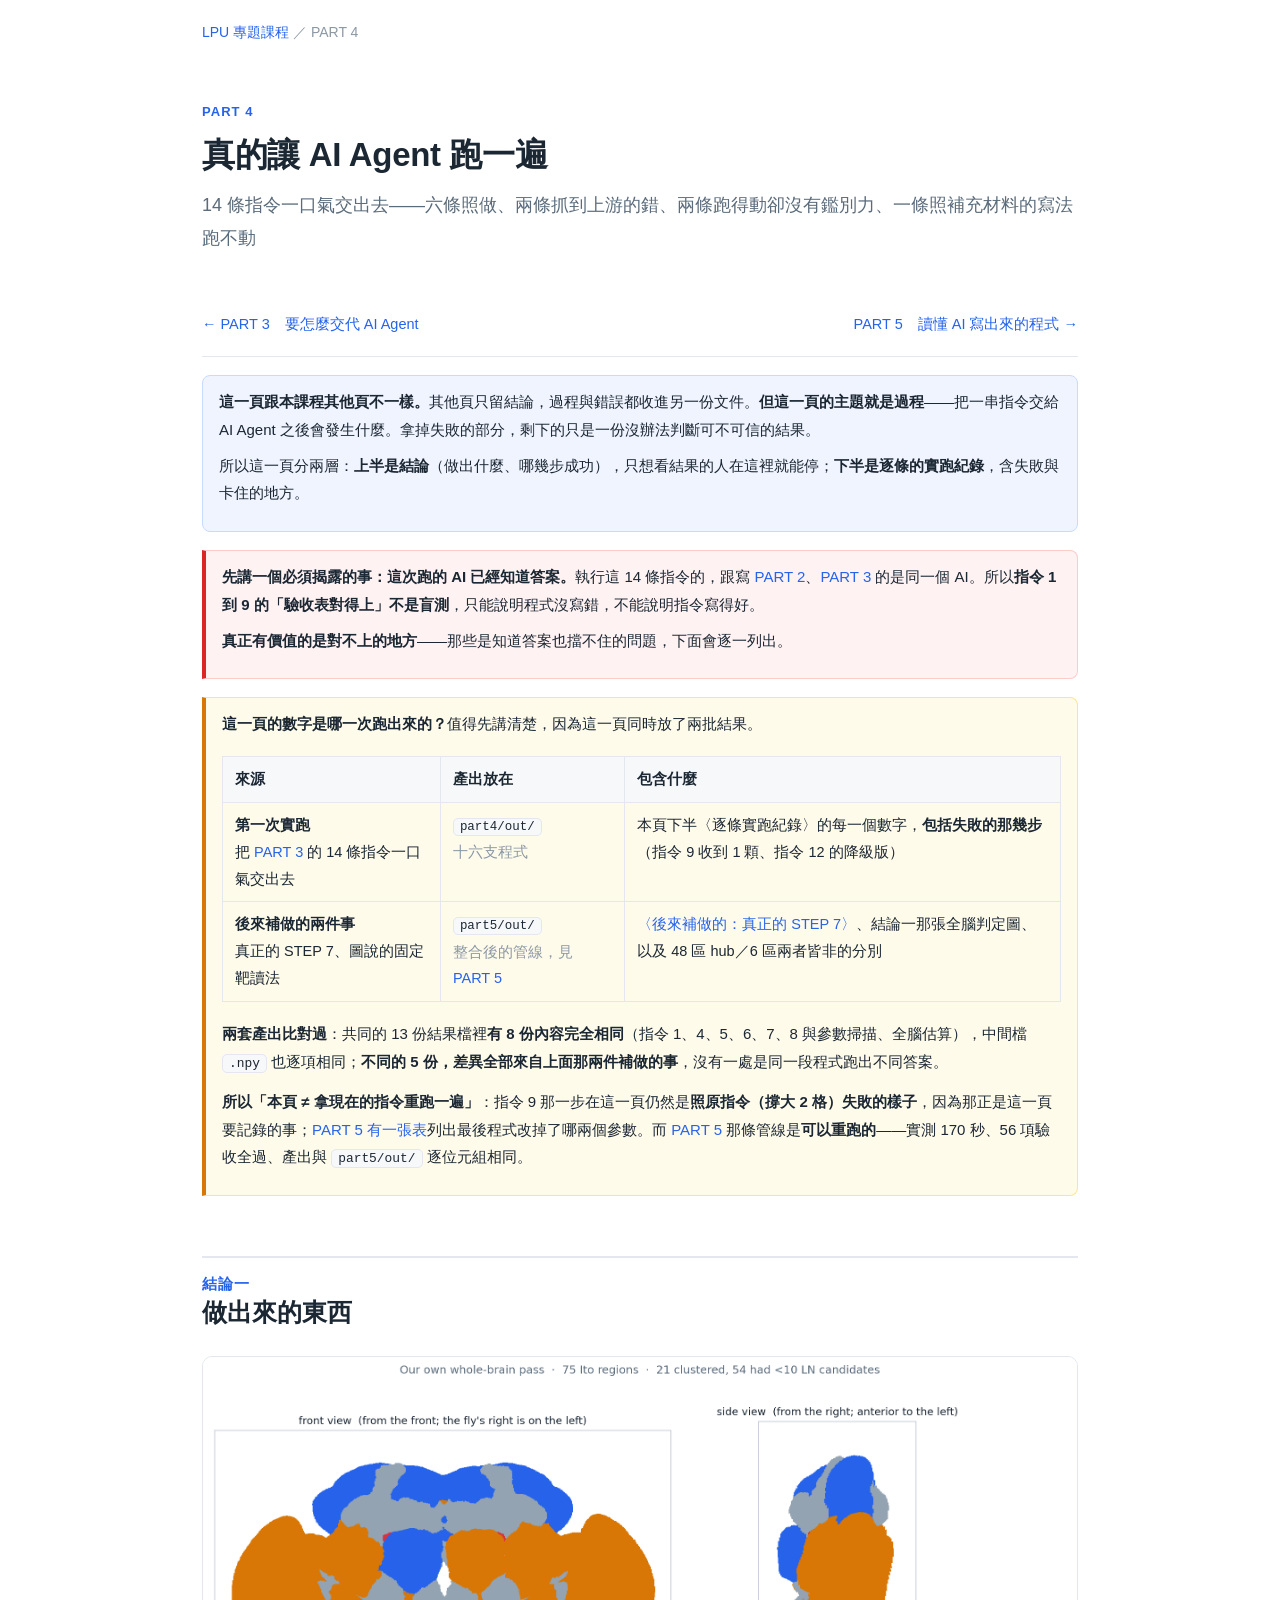
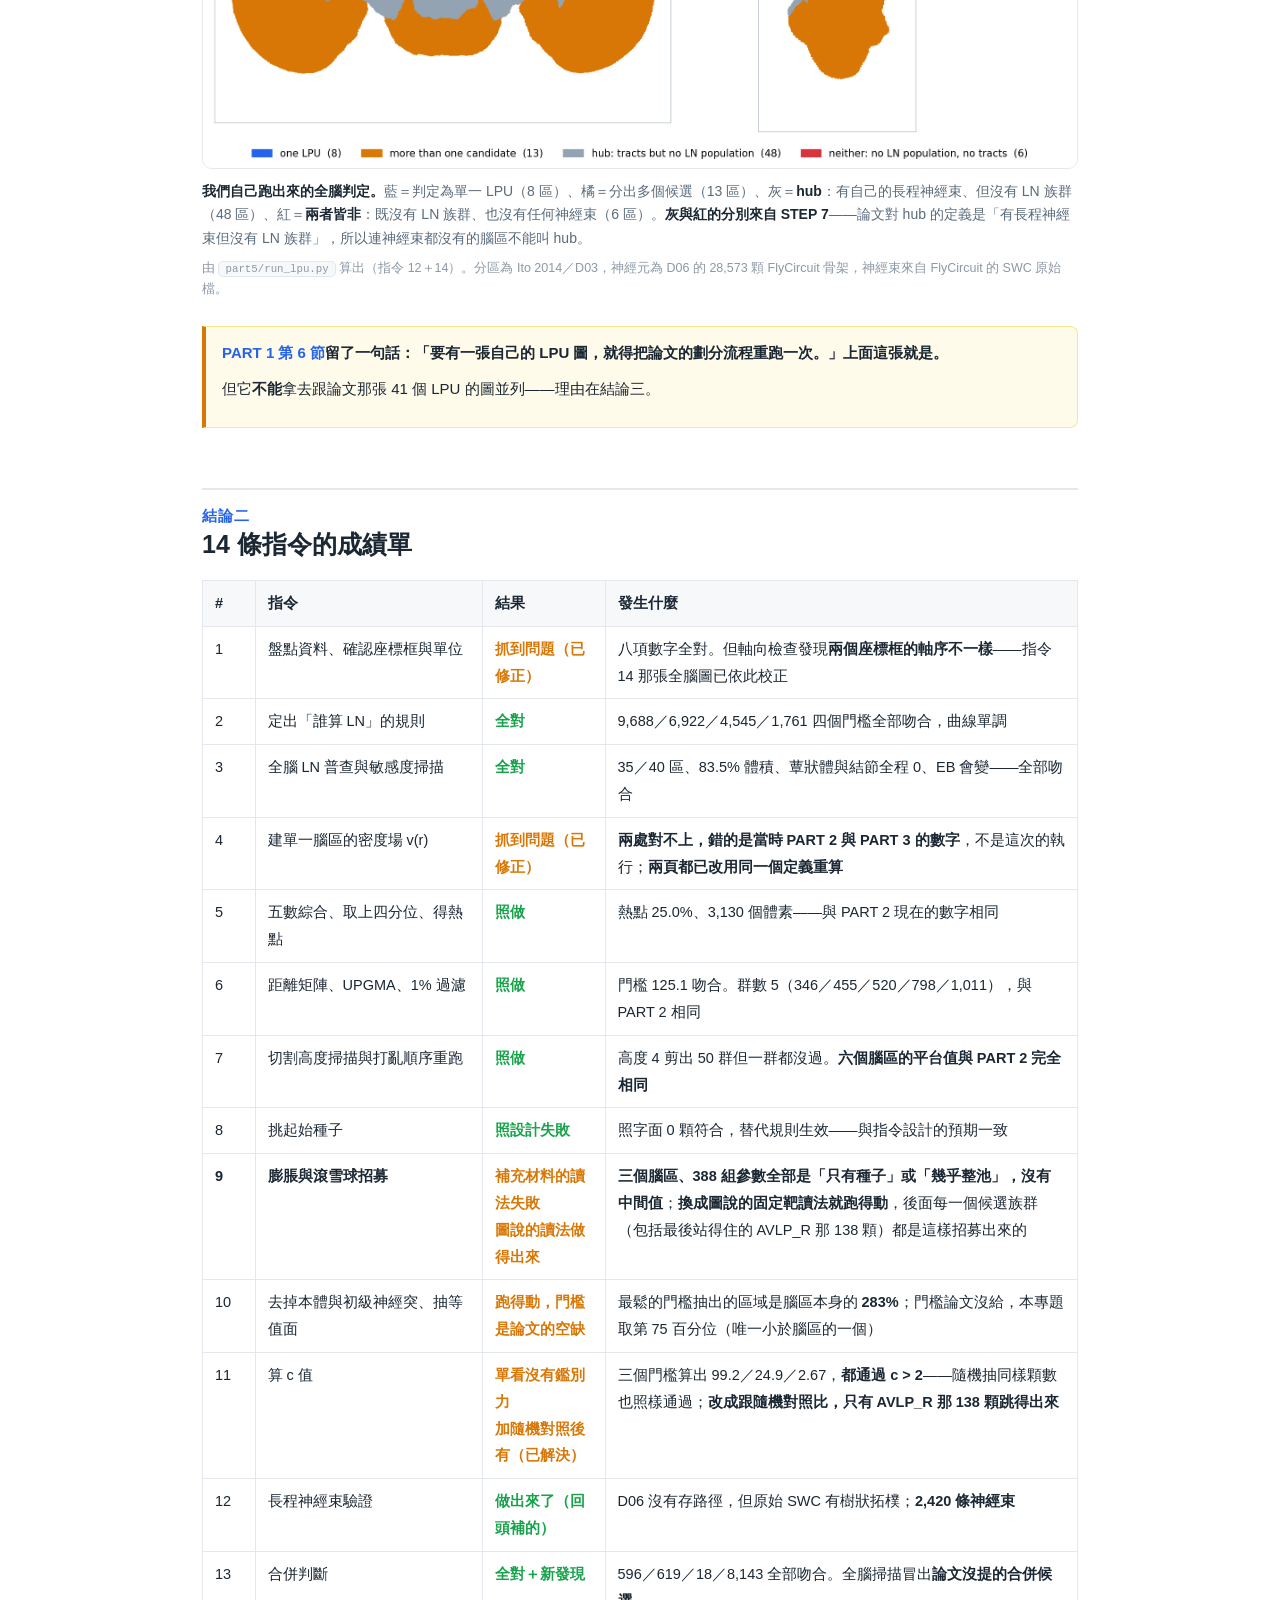
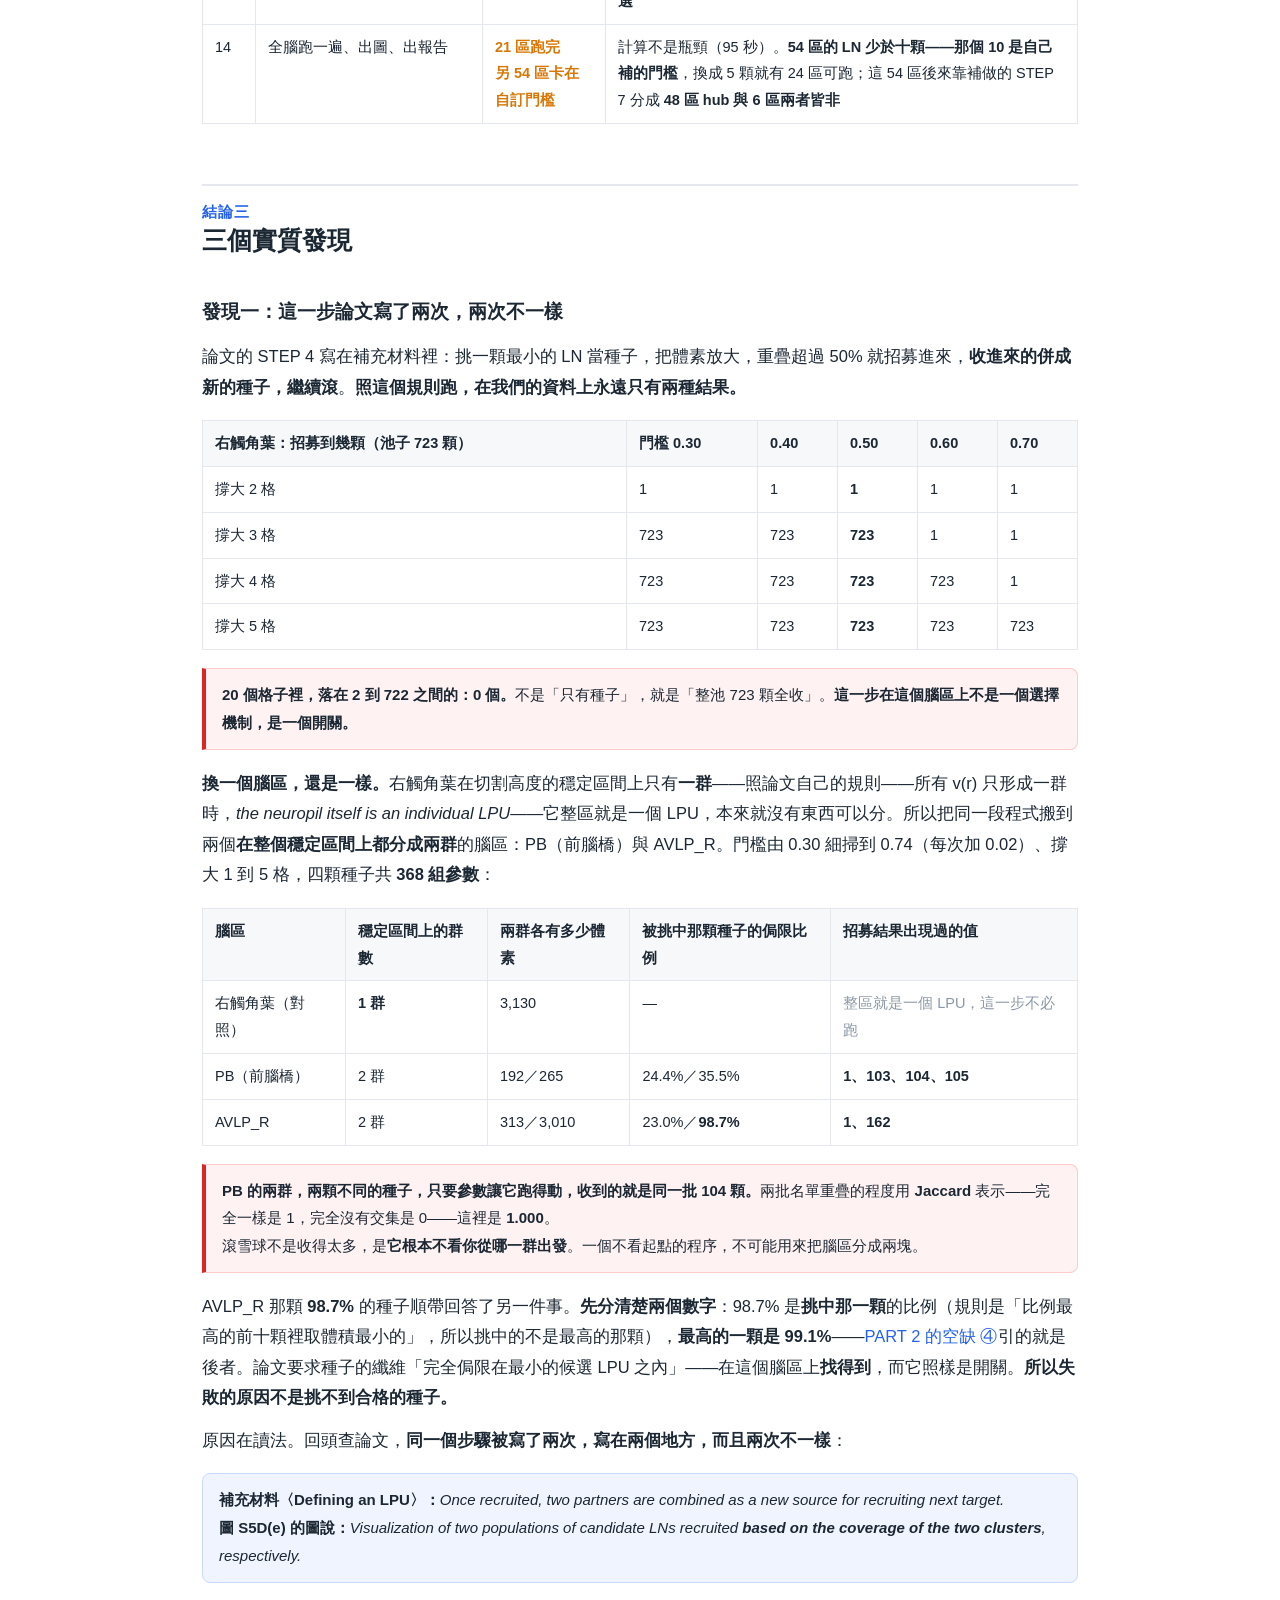
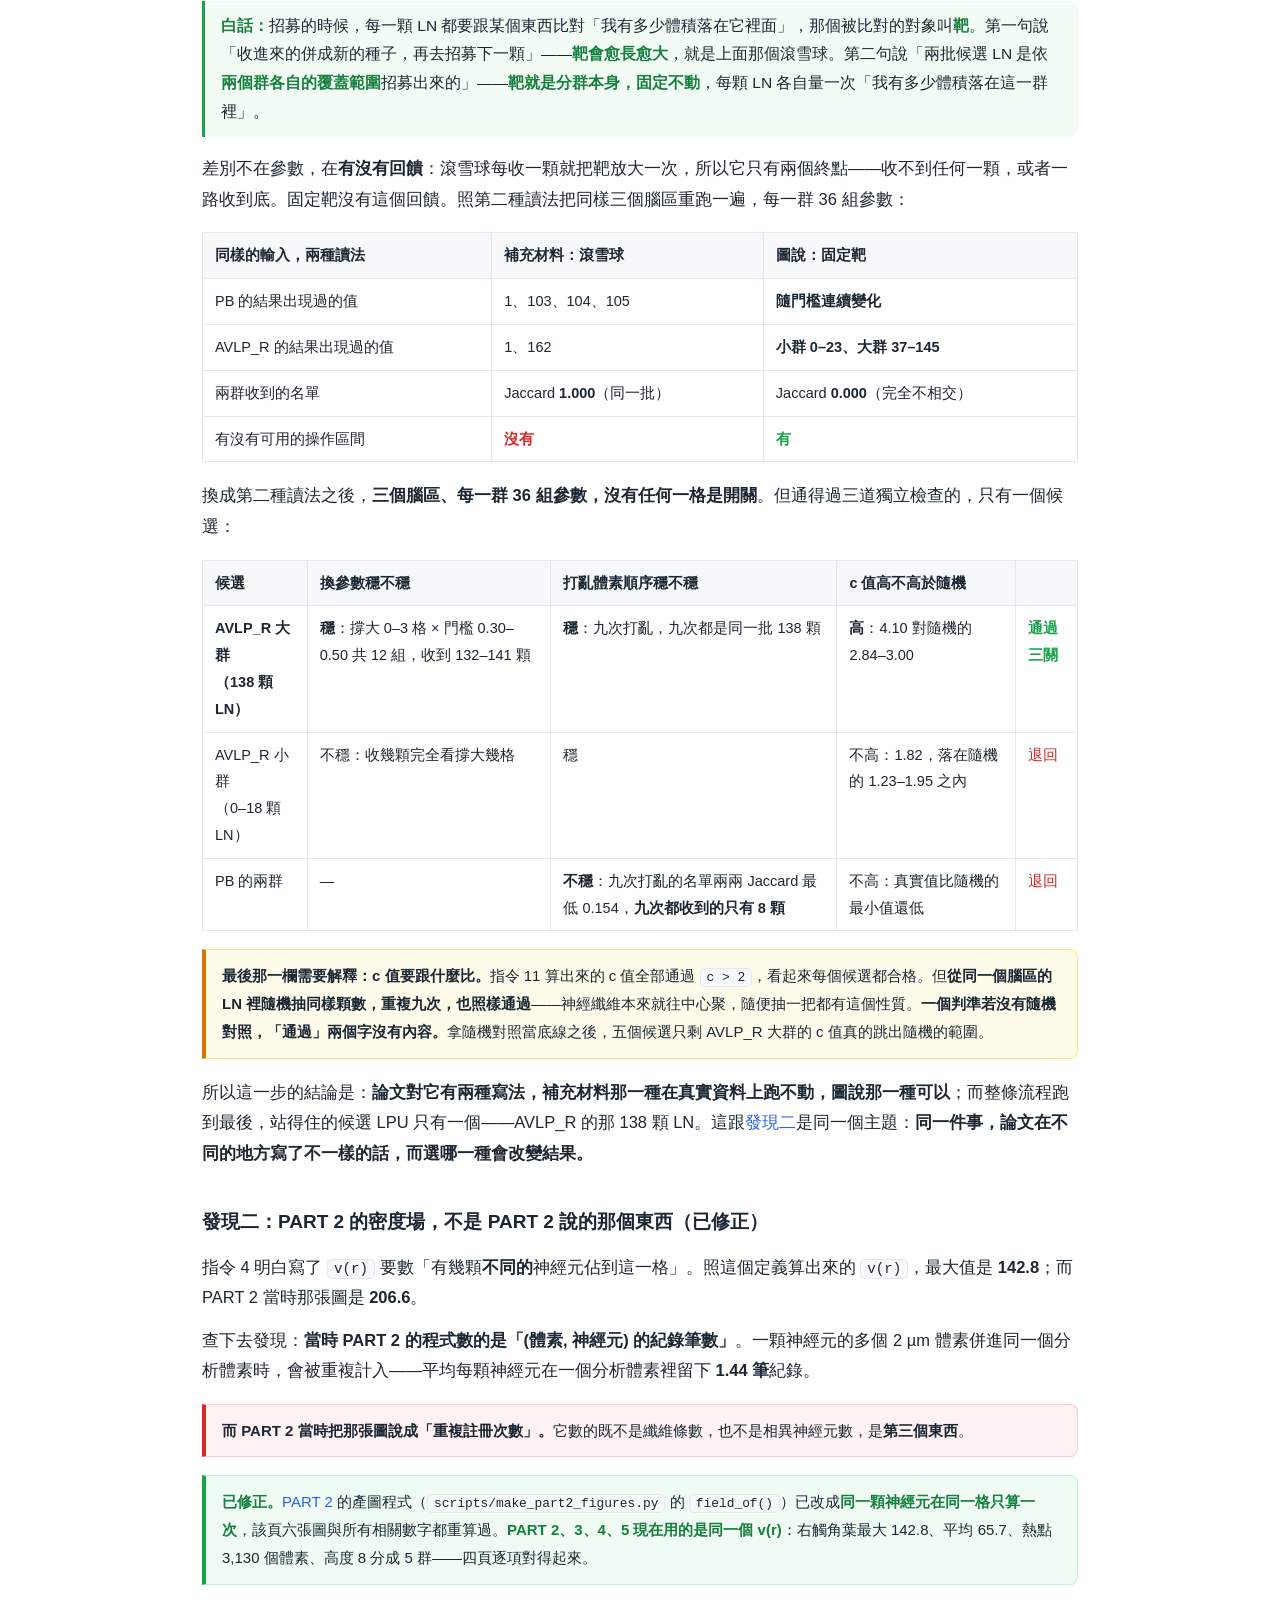
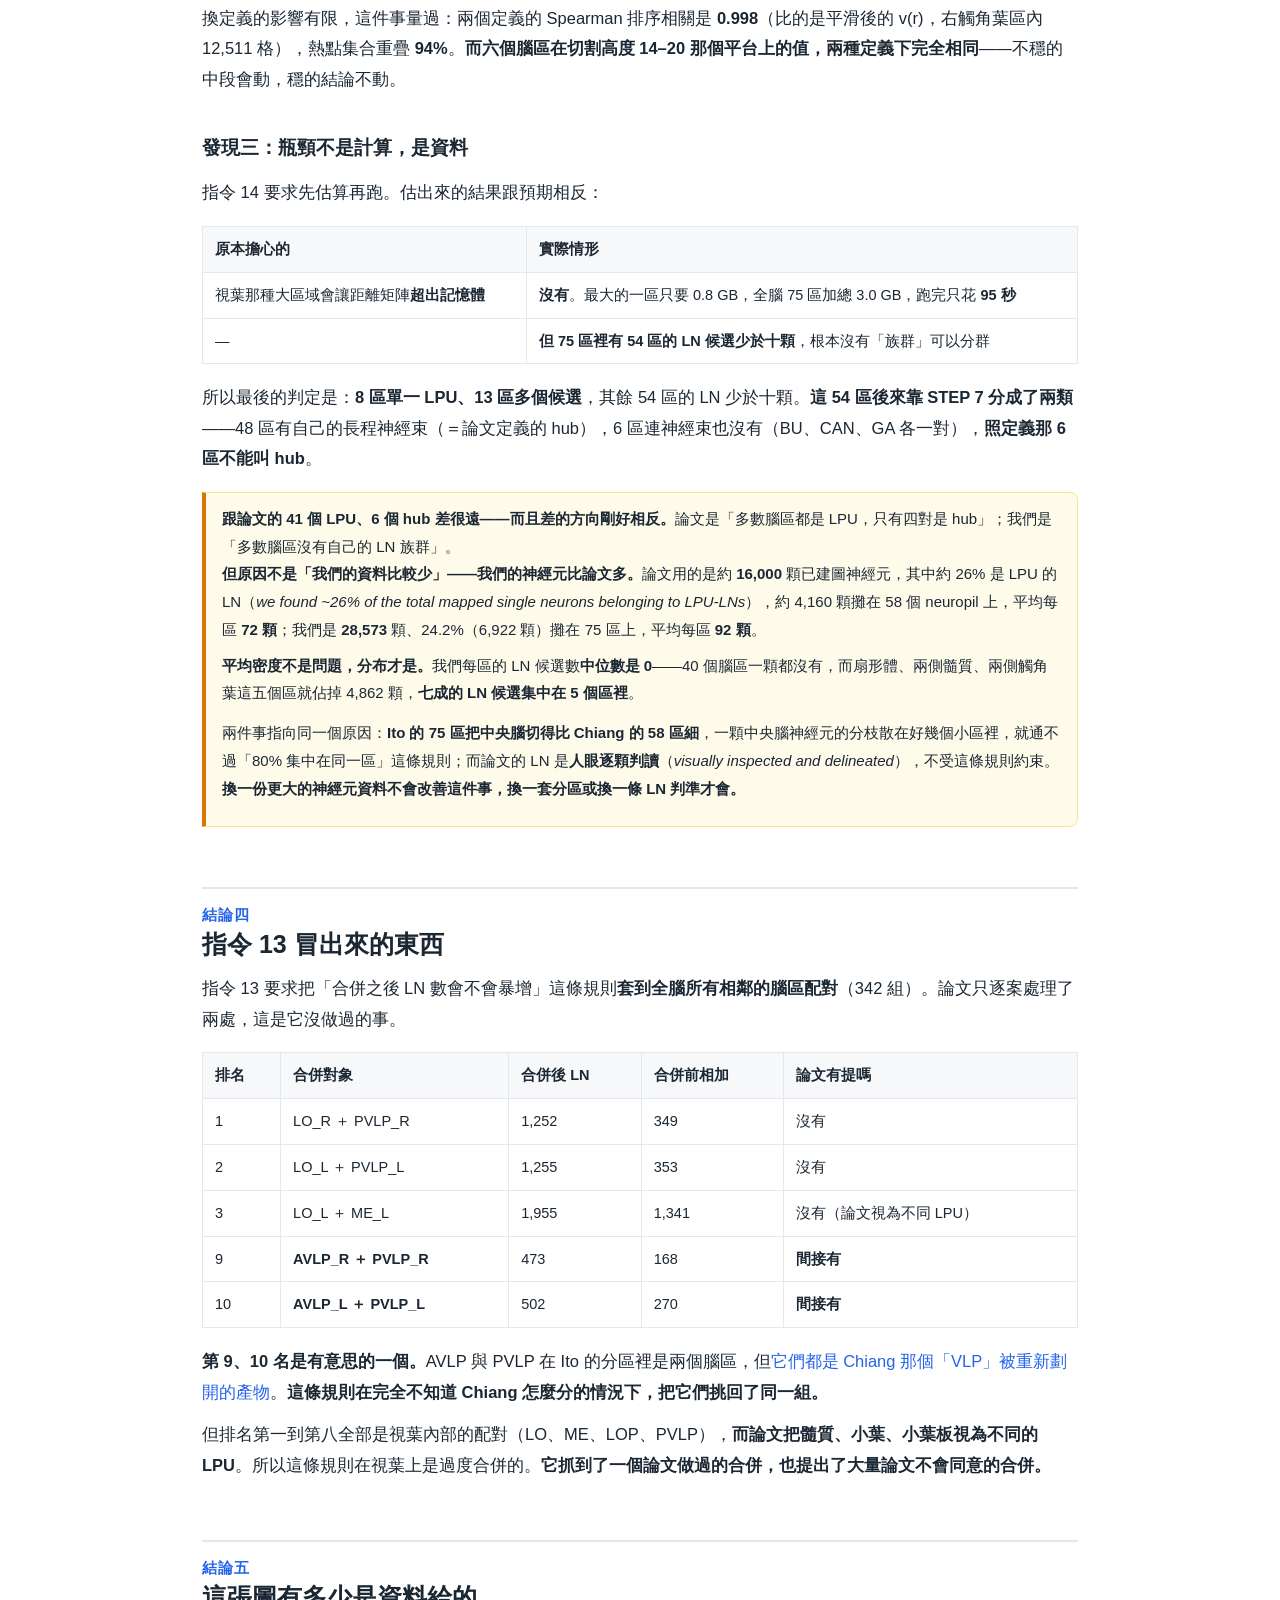
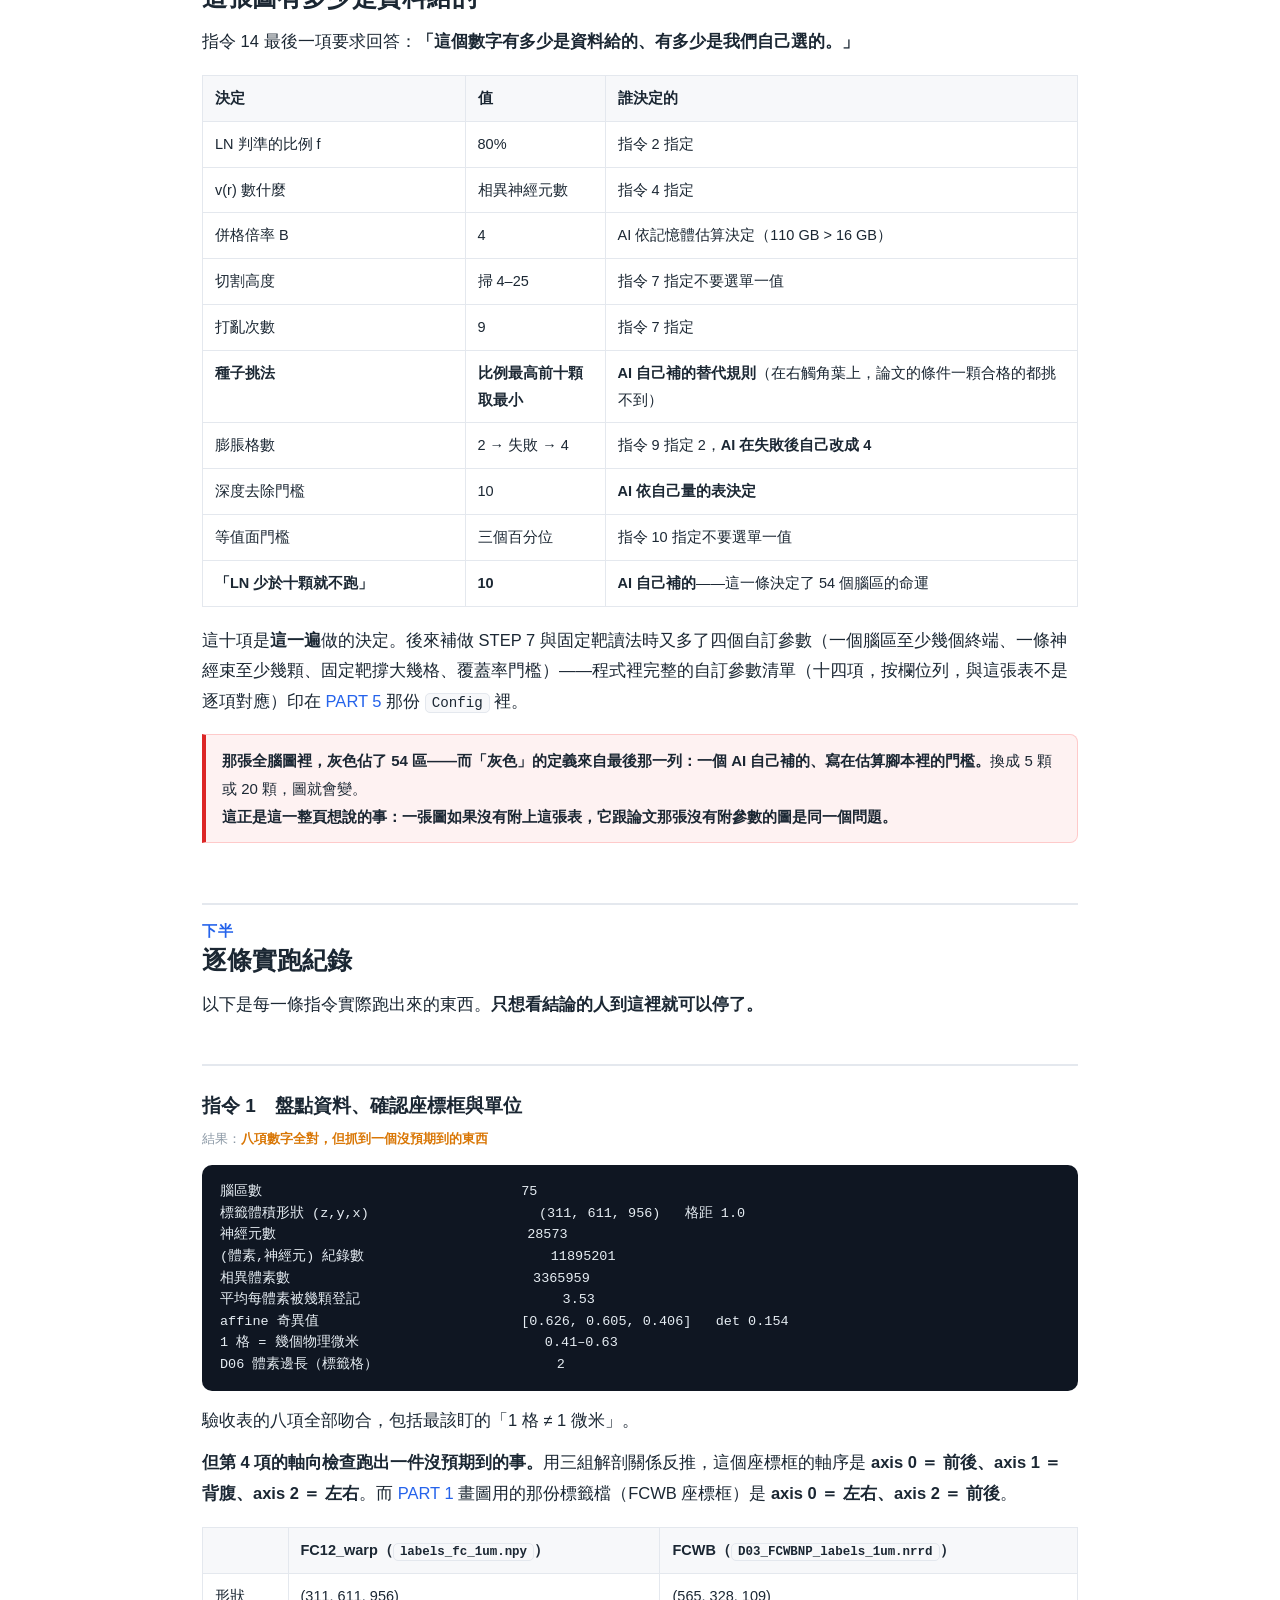
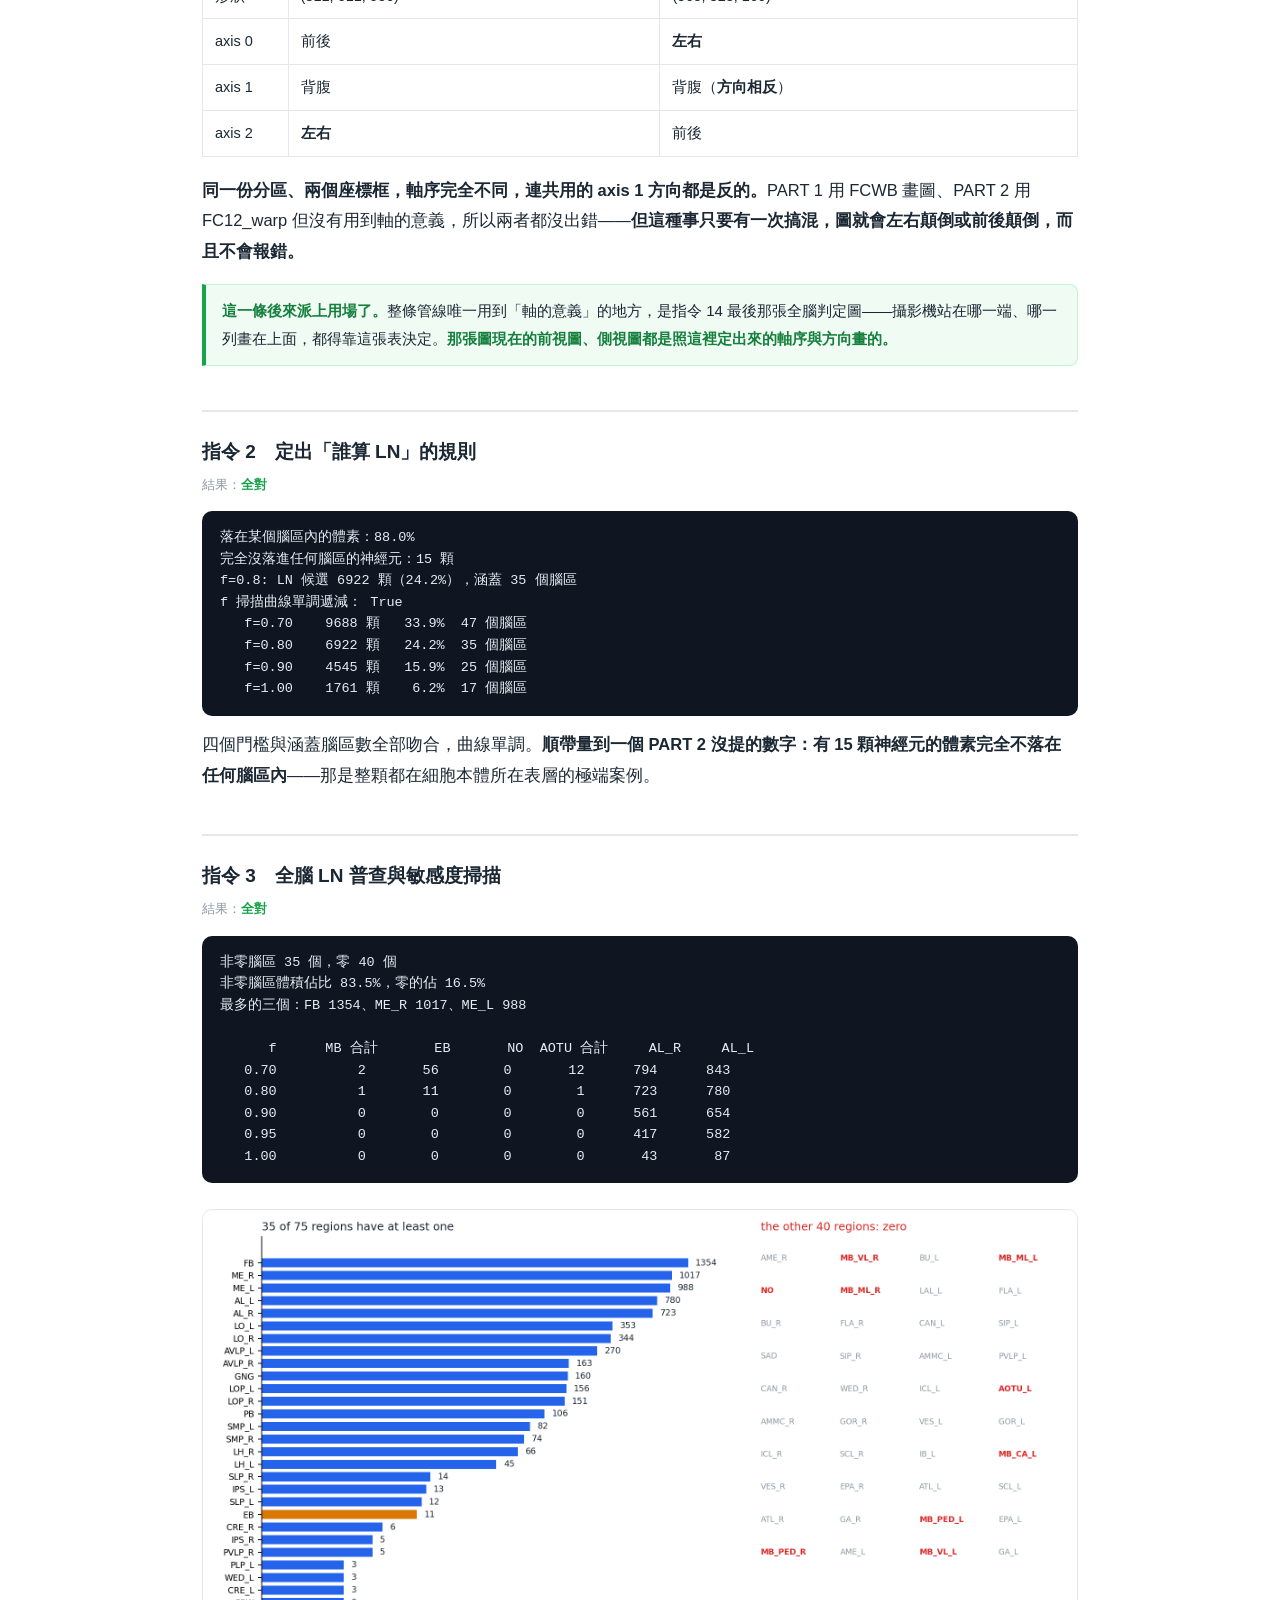
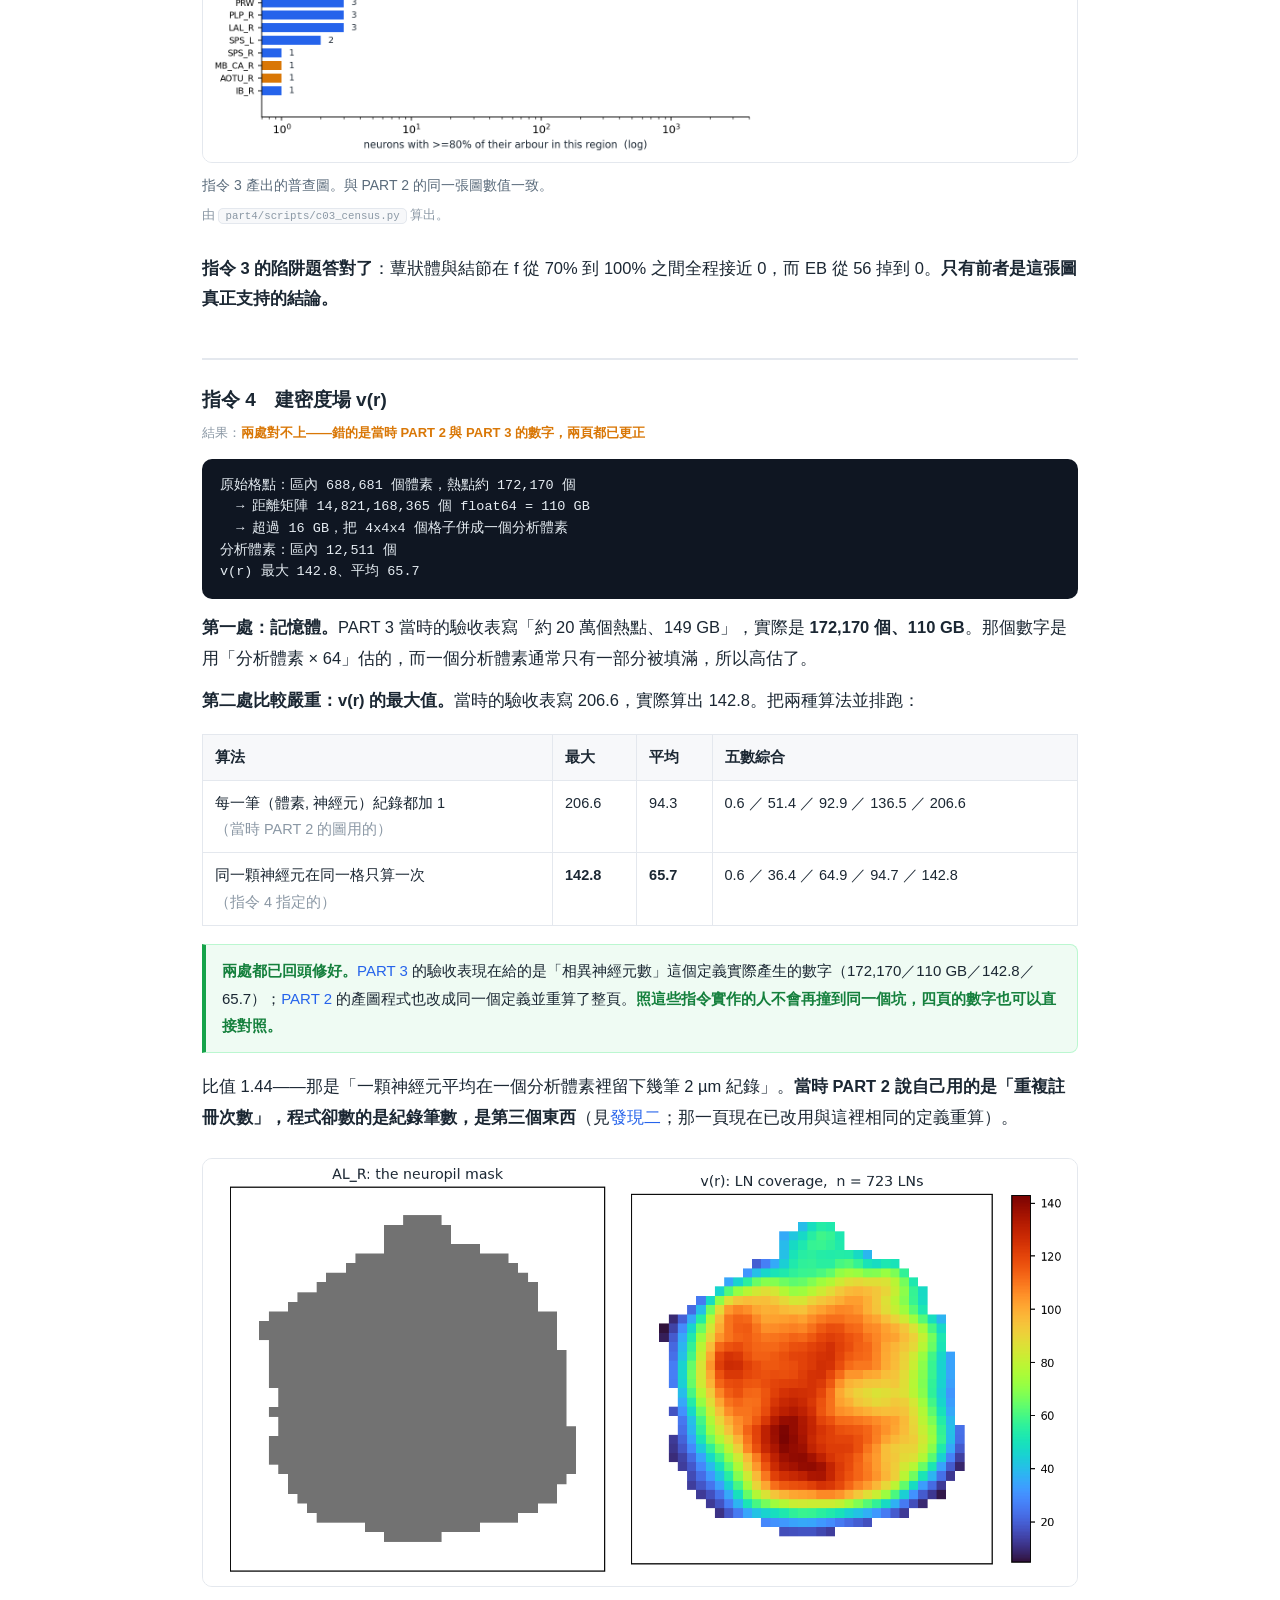
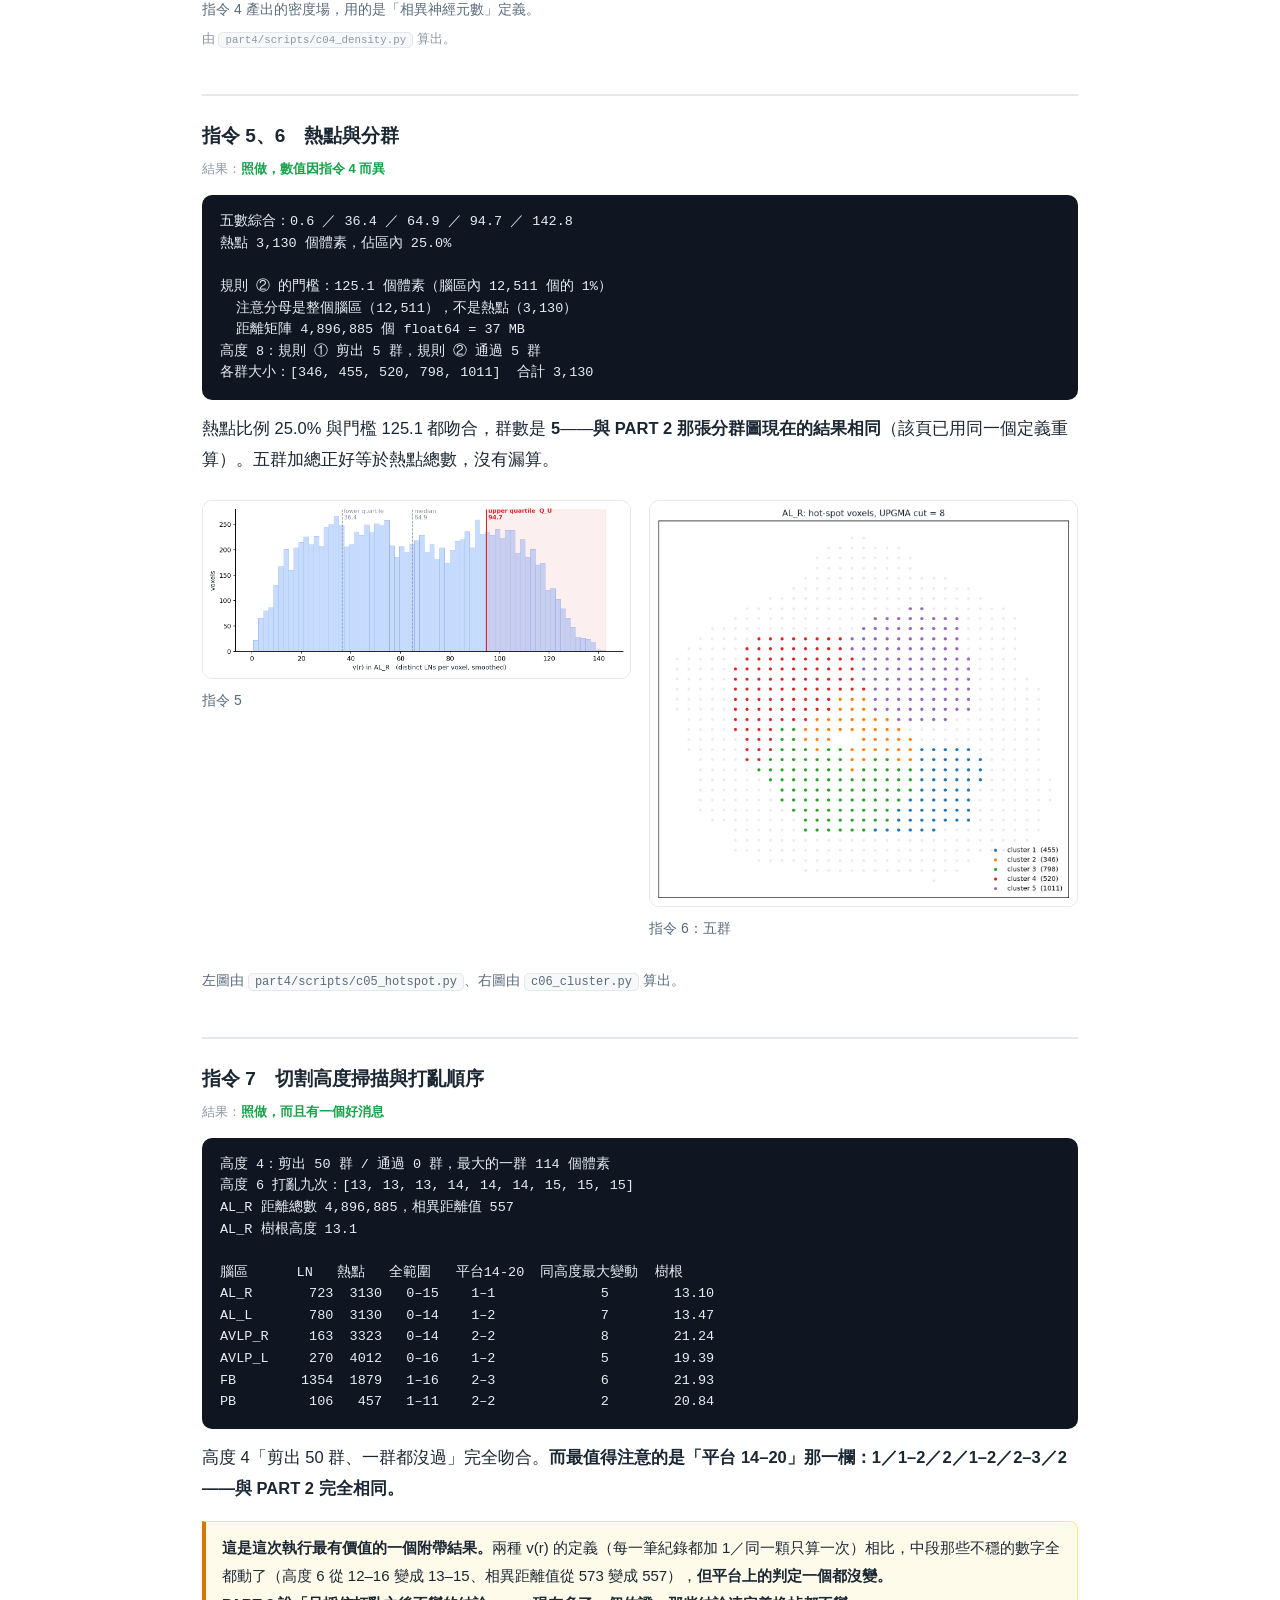
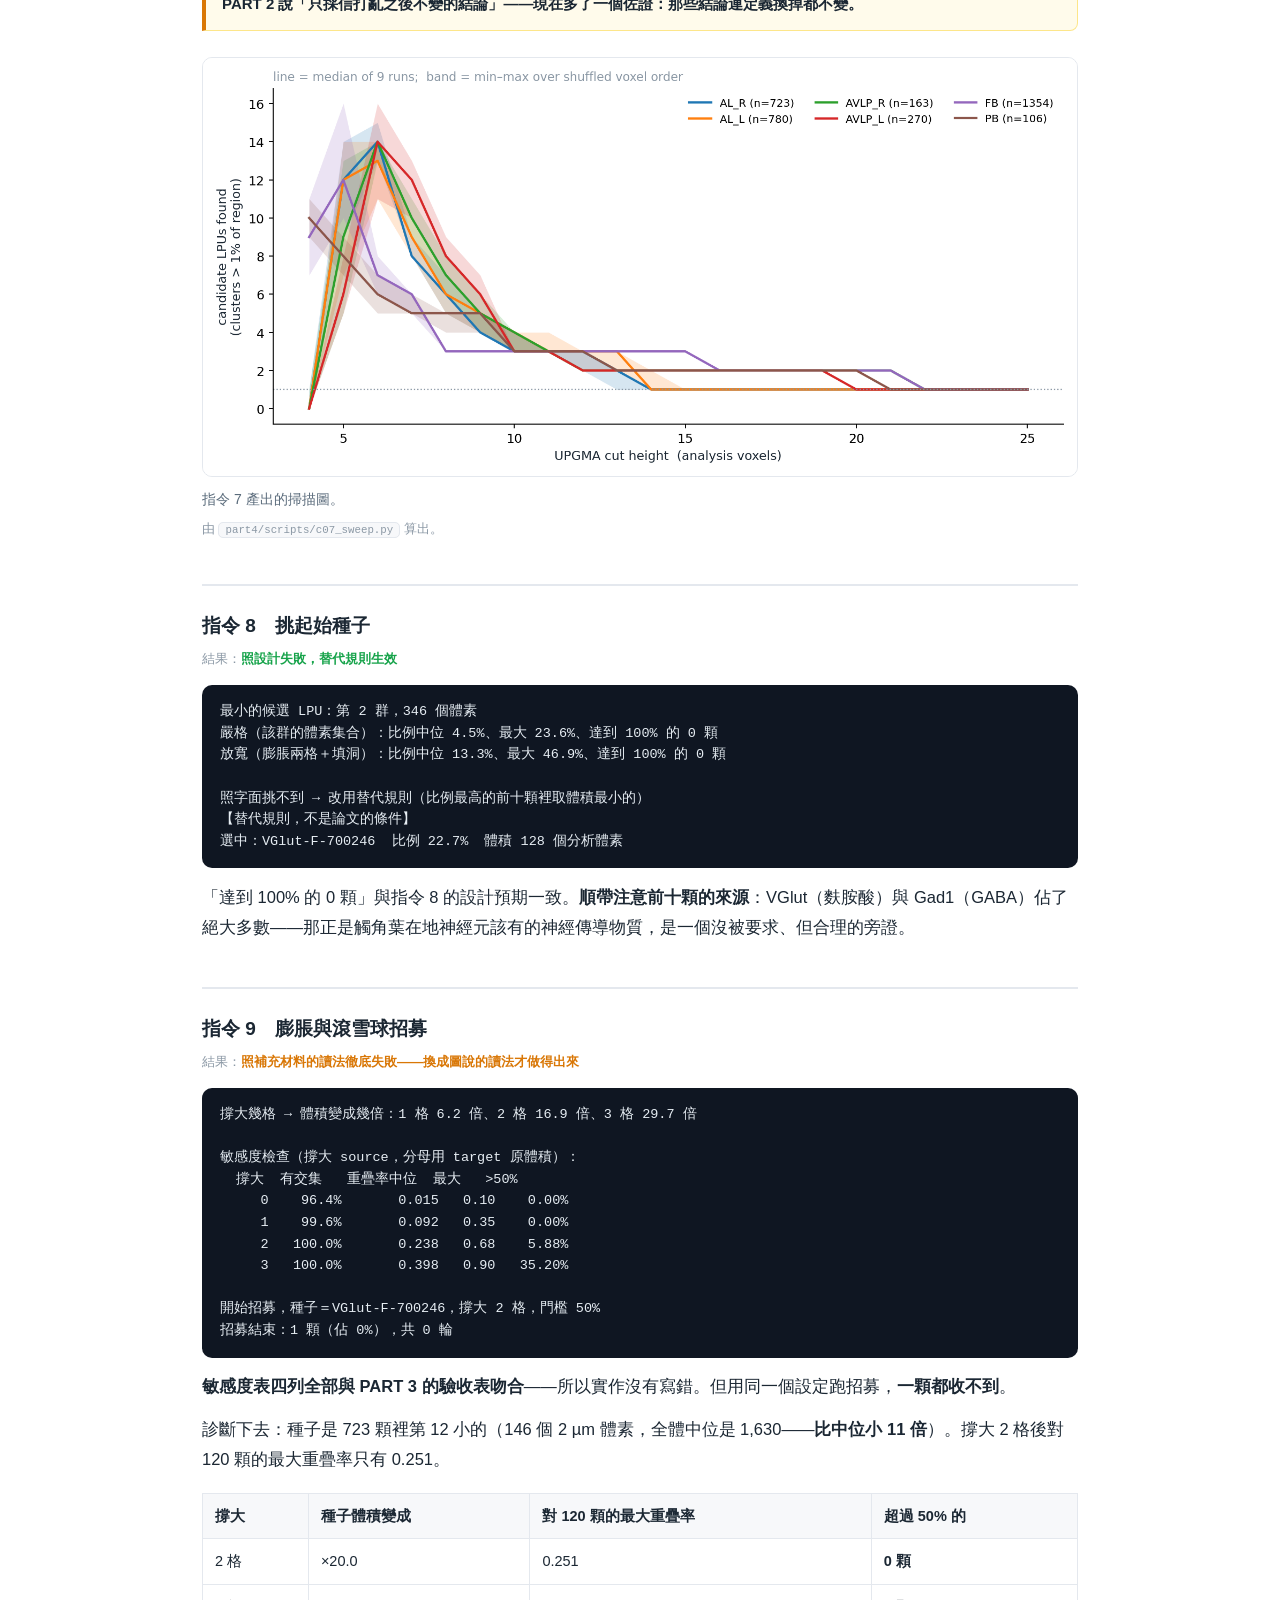
<file: agent-run.html>
<!doctype html>
<html lang="zh-Hant">
<head>
<meta charset="utf-8">
<meta name="viewport" content="width=device-width, initial-scale=1">
<title>PART 4 真的讓 AI Agent 跑一遍｜LPU 專題課程</title>
<link rel="stylesheet" href="assets/lpu.css">
</head>
<body>
<div class="crumb"><a href="index.html">LPU 專題課程</a> ／ PART 4</div>
<header class="hero">
  <p class="eyebrow">PART 4</p>
  <h1>真的讓 AI Agent 跑一遍</h1>
  <p class="subtitle">14 條指令一口氣交出去——六條照做、兩條抓到上游的錯、兩條跑得動卻沒有鑑別力、一條照補充材料的寫法跑不動</p>
</header>

<div class="wrap">

  <div class="pager top">
    <a href="agent-prompts.html">← PART 3　要怎麼交代 AI Agent</a>
    <a href="python-lpu.html">PART 5　讀懂 AI 寫出來的程式 →</a>
  </div>
  <div class="note">
    <b>這一頁跟本課程其他頁不一樣。</b>其他頁只留結論，過程與錯誤都收進另一份文件。<b>但這一頁的主題就是過程</b>——把一串指令交給 AI Agent 之後會發生什麼。拿掉失敗的部分，剩下的只是一份沒辦法判斷可不可信的結果。
    <p style="margin-top:8px">所以這一頁分兩層：<b>上半是結論</b>（做出什麼、哪幾步成功），只想看結果的人在這裡就能停；<b>下半是逐條的實跑紀錄</b>，含失敗與卡住的地方。</p>
  </div>

  <div class="danger">
    <b>先講一個必須揭露的事：這次跑的 AI 已經知道答案。</b>執行這 14 條指令的，跟寫 <a href="how-to-draw-lpu.html">PART 2</a>、<a href="agent-prompts.html">PART 3</a> 的是同一個 AI。所以<b>指令 1 到 9 的「驗收表對得上」不是盲測</b>，只能說明程式沒寫錯，不能說明指令寫得好。
    <p style="margin-top:8px"><b>真正有價值的是對不上的地方</b>——那些是知道答案也擋不住的問題，下面會逐一列出。</p>
  </div>

  <div class="callout">
    <b>這一頁的數字是哪一次跑出來的？</b>值得先講清楚，因為這一頁同時放了兩批結果。
    <div class="tblwrap"><table>
      <tr><th style="width:26%">來源</th><th style="width:22%">產出放在</th><th>包含什麼</th></tr>
      <tr><td><b>第一次實跑</b><br>把 <a href="agent-prompts.html">PART 3</a> 的 14 條指令一口氣交出去</td><td><code>part4/out/</code><br><span style="color:var(--faint)">十六支程式</span></td><td>本頁下半〈逐條實跑紀錄〉的每一個數字，<b>包括失敗的那幾步</b>（指令 9 收到 1 顆、指令 12 的降級版）</td></tr>
      <tr><td><b>後來補做的兩件事</b><br>真正的 STEP 7、圖說的固定靶讀法</td><td><code>part5/out/</code><br><span style="color:var(--faint)">整合後的管線，見 <a href="python-lpu.html">PART 5</a></span></td><td><a href="#step7">〈後來補做的：真正的 STEP 7〉</a>、結論一那張全腦判定圖、以及 48 區 hub／6 區兩者皆非的分別</td></tr>
    </table></div>
    <p style="margin-top:8px"><b>兩套產出比對過</b>：共同的 13 份結果檔裡<b>有 8 份內容完全相同</b>（指令 1、4、5、6、7、8 與參數掃描、全腦估算），中間檔 <code>.npy</code> 也逐項相同；<b>不同的 5 份，差異全部來自上面那兩件補做的事</b>，沒有一處是同一段程式跑出不同答案。</p>
    <p style="margin-top:8px"><b>所以「本頁 ≠ 拿現在的指令重跑一遍」</b>：指令 9 那一步在這一頁仍然是<b>照原指令（撐大 2 格）失敗的樣子</b>，因為那正是這一頁要記錄的事；<a href="python-lpu.html#vs-part3">PART 5 有一張表</a>列出最後程式改掉了哪兩個參數。而 <a href="python-lpu.html">PART 5</a> 那條管線是<b>可以重跑的</b>——實測 170 秒、56 項驗收全過、產出與 <code>part5/out/</code> 逐位元組相同。</p>
  </div>

  <h2><span class="pt">結論一</span>做出來的東西</h2>

  <figure class="fig">
    <img src="assets/p4-brain.png" alt="兩張果蠅腦的投影圖：左為正視圖（由前方看，果蠅的右側在畫面左邊），右為側視圖（由右側看，前方在畫面左邊），兩張都是背側朝上。腦區依判定結果上色：藍色是判定為單一 LPU 的 8 個腦區、橘色是有多個候選的 13 個腦區、灰色是有長程神經束但沒有 LN 族群的 48 個 hub、紅色是既沒有 LN 族群也沒有神經束的 6 個腦區。正視圖上兩側的視葉為橘色、背側一帶為藍色（上前腦與側角）、中央腦為灰色，藍色的右側觸角葉在中央偏左，紅色只有中央一小塊。">
    <figcaption><b>我們自己跑出來的全腦判定。</b>藍＝判定為單一 LPU（8 區）、橘＝分出多個候選（13 區）、灰＝<b>hub</b>：有自己的長程神經束、但沒有 LN 族群（48 區）、紅＝<b>兩者皆非</b>：既沒有 LN 族群、也沒有任何神經束（6 區）。<b>灰與紅的分別來自 STEP 7</b>——論文對 hub 的定義是「有長程神經束但沒有 LN 族群」，所以連神經束都沒有的腦區不能叫 hub。
    <span class="figsrc">由 <code>part5/run_lpu.py</code> 算出（指令 12＋14）。分區為 Ito 2014／D03，神經元為 D06 的 28,573 顆 FlyCircuit 骨架，神經束來自 FlyCircuit 的 SWC 原始檔。</span></figcaption>
  </figure>

  <div class="callout">
    <b><a href="what-is-lpu.html#s6">PART 1 第 6 節</a>留了一句話：「要有一張自己的 LPU 圖，就得把論文的劃分流程重跑一次。」上面這張就是。</b>
    <p style="margin-top:8px">但它<b>不能</b>拿去跟論文那張 41 個 LPU 的圖並列——理由在結論三。</p>
  </div>

  <h2><span class="pt">結論二</span>14 條指令的成績單</h2>

  <div class="tblwrap"><table>
    <tr><th style="width:6%">#</th><th style="width:26%">指令</th><th style="width:14%">結果</th><th>發生什麼</th></tr>
    <tr><td>1</td><td>盤點資料、確認座標框與單位</td><td><b style="color:var(--amber)">抓到問題（已修正）</b></td><td>八項數字全對。但軸向檢查發現<b>兩個座標框的軸序不一樣</b>——指令 14 那張全腦圖已依此校正</td></tr>
    <tr><td>2</td><td>定出「誰算 LN」的規則</td><td><b style="color:var(--green)">全對</b></td><td>9,688／6,922／4,545／1,761 四個門檻全部吻合，曲線單調</td></tr>
    <tr><td>3</td><td>全腦 LN 普查與敏感度掃描</td><td><b style="color:var(--green)">全對</b></td><td>35／40 區、83.5% 體積、蕈狀體與結節全程 0、EB 會變——全部吻合</td></tr>
    <tr><td>4</td><td>建單一腦區的密度場 v(r)</td><td><b style="color:var(--amber)">抓到問題（已修正）</b></td><td><b>兩處對不上，錯的是當時 PART 2 與 PART 3 的數字</b>，不是這次的執行；<b>兩頁都已改用同一個定義重算</b></td></tr>
    <tr><td>5</td><td>五數綜合、取上四分位、得熱點</td><td><b style="color:var(--green)">照做</b></td><td>熱點 25.0%、3,130 個體素——與 PART 2 現在的數字相同</td></tr>
    <tr><td>6</td><td>距離矩陣、UPGMA、1% 過濾</td><td><b style="color:var(--green)">照做</b></td><td>門檻 125.1 吻合。群數 5（346／455／520／798／1,011），與 PART 2 相同</td></tr>
    <tr><td>7</td><td>切割高度掃描與打亂順序重跑</td><td><b style="color:var(--green)">照做</b></td><td>高度 4 剪出 50 群但一群都沒過。<b>六個腦區的平台值與 PART 2 完全相同</b></td></tr>
    <tr><td>8</td><td>挑起始種子</td><td><b style="color:var(--green)">照設計失敗</b></td><td>照字面 0 顆符合，替代規則生效——與指令設計的預期一致</td></tr>
    <tr><td><b>9</b></td><td><b>膨脹與滾雪球招募</b></td><td><b style="color:var(--amber)">補充材料的讀法失敗<br>圖說的讀法做得出來</b></td><td><b>三個腦區、388 組參數全部是「只有種子」或「幾乎整池」，沒有中間值</b>；<b>換成圖說的固定靶讀法就跑得動</b>，後面每一個候選族群（包括最後站得住的 AVLP_R 那 138 顆）都是這樣招募出來的</td></tr>
    <tr><td>10</td><td>去掉本體與初級神經突、抽等值面</td><td><b style="color:var(--amber)">跑得動，門檻是論文的空缺</b></td><td>最鬆的門檻抽出的區域是腦區本身的 <b>283%</b>；門檻論文沒給，本專題取第 75 百分位（唯一小於腦區的一個）</td></tr>
    <tr><td>11</td><td>算 c 值</td><td><b style="color:var(--amber)">單看沒有鑑別力<br>加隨機對照後有（已解決）</b></td><td>三個門檻算出 99.2／24.9／2.67，<b>都通過 c &gt; 2</b>——隨機抽同樣顆數也照樣通過；<b>改成跟隨機對照比，只有 AVLP_R 那 138 顆跳得出來</b></td></tr>
    <tr><td>12</td><td>長程神經束驗證</td><td><b style="color:var(--green)">做出來了（回頭補的）</b></td><td>D06 沒有存路徑，但原始 SWC 有樹狀拓樸；<b>2,420 條神經束</b></td></tr>
    <tr><td>13</td><td>合併判斷</td><td><b style="color:var(--green)">全對＋新發現</b></td><td>596／619／18／8,143 全部吻合。全腦掃描冒出<b>論文沒提的合併候選</b></td></tr>
    <tr><td>14</td><td>全腦跑一遍、出圖、出報告</td><td><b style="color:var(--amber)">21 區跑完<br>另 54 區卡在自訂門檻</b></td><td>計算不是瓶頸（95 秒）。<b>54 區的 LN 少於十顆——那個 10 是自己補的門檻</b>，換成 5 顆就有 24 區可跑；這 54 區後來靠補做的 STEP 7 分成 <b>48 區 hub 與 6 區兩者皆非</b></td></tr>
  </table></div>

  <h2><span class="pt">結論三</span>三個實質發現</h2>

  <h3 id="two-readings">發現一：這一步論文寫了兩次，兩次不一樣</h3>

  <p>論文的 STEP 4 寫在補充材料裡：挑一顆最小的 LN 當種子，把體素放大，重疊超過 50% 就招募進來，<b>收進來的併成新的種子，繼續滾</b>。<b>照這個規則跑，在我們的資料上永遠只有兩種結果。</b></p>

  <div class="tblwrap"><table>
    <tr><th>右觸角葉：招募到幾顆（池子 723 顆）</th><th>門檻 0.30</th><th>0.40</th><th>0.50</th><th>0.60</th><th>0.70</th></tr>
    <tr><td>撐大 2 格</td><td>1</td><td>1</td><td><b>1</b></td><td>1</td><td>1</td></tr>
    <tr><td>撐大 3 格</td><td>723</td><td>723</td><td><b>723</b></td><td>1</td><td>1</td></tr>
    <tr><td>撐大 4 格</td><td>723</td><td>723</td><td><b>723</b></td><td>723</td><td>1</td></tr>
    <tr><td>撐大 5 格</td><td>723</td><td>723</td><td><b>723</b></td><td>723</td><td>723</td></tr>
  </table></div>

  <div class="danger">
    <b>20 個格子裡，落在 2 到 722 之間的：0 個。</b>不是「只有種子」，就是「整池 723 顆全收」。<b>這一步在這個腦區上不是一個選擇機制，是一個開關。</b>
  </div>

  <p><b>換一個腦區，還是一樣。</b>右觸角葉在切割高度的穩定區間上只有<b>一群</b>——照論文自己的規則——所有 v(r) 只形成一群時，<i>the neuropil itself is an individual LPU</i>——它整區就是一個 LPU，本來就沒有東西可以分。所以把同一段程式搬到兩個<b>在整個穩定區間上都分成兩群</b>的腦區：PB（前腦橋）與 AVLP_R。門檻由 0.30 細掃到 0.74（每次加 0.02）、撐大 1 到 5 格，四顆種子共 <b>368 組參數</b>：</p>

  <div class="tblwrap"><table>
    <tr><th>腦區</th><th>穩定區間上的群數</th><th>兩群各有多少體素</th><th>被挑中那顆種子的侷限比例</th><th>招募結果出現過的值</th></tr>
    <tr><td>右觸角葉（對照）</td><td><b>1 群</b></td><td>3,130</td><td>—</td><td style="color:var(--faint)">整區就是一個 LPU，這一步不必跑</td></tr>
    <tr><td>PB（前腦橋）</td><td>2 群</td><td>192／265</td><td>24.4%／35.5%</td><td><b>1、103、104、105</b></td></tr>
    <tr><td>AVLP_R</td><td>2 群</td><td>313／3,010</td><td>23.0%／<b>98.7%</b></td><td><b>1、162</b></td></tr>
  </table></div>

  <div class="danger">
    <b>PB 的兩群，兩顆不同的種子，只要參數讓它跑得動，收到的就是同一批 104 顆。</b>兩批名單重疊的程度用 <b>Jaccard</b> 表示——完全一樣是 1，完全沒有交集是 0——這裡是 <b>1.000</b>。<br>
    滾雪球不是收得太多，是<b>它根本不看你從哪一群出發</b>。一個不看起點的程序，不可能用來把腦區分成兩塊。
  </div>

  <p>AVLP_R 那顆 <b>98.7%</b> 的種子順帶回答了另一件事。<b>先分清楚兩個數字</b>：98.7% 是<b>挑中那一顆</b>的比例（規則是「比例最高的前十顆裡取體積最小的」，所以挑中的不是最高的那顆），<b>最高的一顆是 99.1%</b>——<a href="how-to-draw-lpu.html#gaps">PART 2 的空缺 ④</a>引的就是後者。論文要求種子的纖維「完全侷限在最小的候選 LPU 之內」——在這個腦區上<b>找得到</b>，而它照樣是開關。<b>所以失敗的原因不是挑不到合格的種子。</b></p>

  <p>原因在讀法。回頭查論文，<b>同一個步驟被寫了兩次，寫在兩個地方，而且兩次不一樣</b>：</p>

  <div class="note">
    <b>補充材料〈Defining an LPU〉：</b><i>Once recruited, two partners are combined as a new source for recruiting next target.</i><br>
    <b>圖 S5D(e) 的圖說：</b><i>Visualization of two populations of candidate LNs recruited <b>based on the coverage of the two clusters</b>, respectively.</i>
  </div>

  <div class="plain">
    <b>白話：</b>招募的時候，每一顆 LN 都要跟某個東西比對「我有多少體積落在它裡面」，那個被比對的對象叫<b>靶</b>。第一句說「收進來的併成新的種子，再去招募下一顆」——<b>靶會愈長愈大</b>，就是上面那個滾雪球。第二句說「兩批候選 LN 是依<b>兩個群各自的覆蓋範圍</b>招募出來的」——<b>靶就是分群本身，固定不動</b>，每顆 LN 各自量一次「我有多少體積落在這一群裡」。
  </div>

  <p>差別不在參數，在<b>有沒有回饋</b>：滾雪球每收一顆就把靶放大一次，所以它只有兩個終點——收不到任何一顆，或者一路收到底。固定靶沒有這個回饋。照第二種讀法把同樣三個腦區重跑一遍，每一群 36 組參數：</p>

  <div class="tblwrap"><table>
    <tr><th>同樣的輸入，兩種讀法</th><th>補充材料：滾雪球</th><th>圖說：固定靶</th></tr>
    <tr><td>PB 的結果出現過的值</td><td>1、103、104、105</td><td><b>隨門檻連續變化</b></td></tr>
    <tr><td>AVLP_R 的結果出現過的值</td><td>1、162</td><td><b>小群 0–23、大群 37–145</b></td></tr>
    <tr><td>兩群收到的名單</td><td>Jaccard <b>1.000</b>（同一批）</td><td>Jaccard <b>0.000</b>（完全不相交）</td></tr>
    <tr><td>有沒有可用的操作區間</td><td><b style="color:var(--red)">沒有</b></td><td><b style="color:var(--green)">有</b></td></tr>
  </table></div>

  <p>換成第二種讀法之後，<b>三個腦區、每一群 36 組參數，沒有任何一格是開關</b>。但通得過三道獨立檢查的，只有一個候選：</p>

  <div class="tblwrap"><table>
    <tr><th>候選</th><th>換參數穩不穩</th><th>打亂體素順序穩不穩</th><th>c 值高不高於隨機</th><th></th></tr>
    <tr><td><b>AVLP_R 大群<br>（138 顆 LN）</b></td><td><b>穩</b>：撐大 0–3 格 × 門檻 0.30–0.50 共 12 組，收到 132–141 顆</td><td><b>穩</b>：九次打亂，九次都是同一批 138 顆</td><td><b>高</b>：4.10 對隨機的 2.84–3.00</td><td><b style="color:var(--green)">通過三關</b></td></tr>
    <tr><td>AVLP_R 小群<br>（0–18 顆 LN）</td><td>不穩：收幾顆完全看撐大幾格</td><td>穩</td><td>不高：1.82，落在隨機的 1.23–1.95 之內</td><td style="color:var(--red)">退回</td></tr>
    <tr><td>PB 的兩群</td><td>—</td><td><b>不穩</b>：九次打亂的名單兩兩 Jaccard 最低 0.154，<b>九次都收到的只有 8 顆</b></td><td>不高：真實值比隨機的最小值還低</td><td style="color:var(--red)">退回</td></tr>
  </table></div>

  <div class="callout">
    <b>最後那一欄需要解釋：c 值要跟什麼比。</b>指令 11 算出來的 c 值全部通過 <code>c &gt; 2</code>，看起來每個候選都合格。但<b>從同一個腦區的 LN 裡隨機抽同樣顆數，重複九次，也照樣通過</b>——神經纖維本來就往中心聚，隨便抽一把都有這個性質。<b>一個判準若沒有隨機對照，「通過」兩個字沒有內容。</b>拿隨機對照當底線之後，五個候選只剩 AVLP_R 大群的 c 值真的跳出隨機的範圍。
  </div>

  <p>所以這一步的結論是：<b>論文對它有兩種寫法，補充材料那一種在真實資料上跑不動，圖說那一種可以</b>；而整條流程跑到最後，站得住的候選 LPU 只有一個——AVLP_R 的那 138 顆 LN。這跟<a href="#f2">發現二</a>是同一個主題：<b>同一件事，論文在不同的地方寫了不一樣的話，而選哪一種會改變結果。</b></p>

  <h3 id="f2">發現二：PART 2 的密度場，不是 PART 2 說的那個東西（已修正）</h3>

  <p>指令 4 明白寫了 <code>v(r)</code> 要數「有幾顆<b>不同的</b>神經元佔到這一格」。照這個定義算出來的 <code>v(r)</code>，最大值是 <b>142.8</b>；而 PART 2 當時那張圖是 <b>206.6</b>。</p>

  <p>查下去發現：<b>當時 PART 2 的程式數的是「(體素, 神經元) 的紀錄筆數」</b>。一顆神經元的多個 2 µm 體素併進同一個分析體素時，會被重複計入——平均每顆神經元在一個分析體素裡留下 <b>1.44 筆</b>紀錄。</p>

  <div class="danger">
    <b>而 PART 2 當時把那張圖說成「重複註冊次數」。</b>它數的既不是纖維條數，也不是相異神經元數，是<b>第三個東西</b>。
  </div>

  <div class="fixed">
    <b>已修正。</b><a href="how-to-draw-lpu.html">PART 2</a> 的產圖程式（<code>scripts/make_part2_figures.py</code> 的 <code>field_of()</code>）已改成<b>同一顆神經元在同一格只算一次</b>，該頁六張圖與所有相關數字都重算過。<b>PART 2、3、4、5 現在用的是同一個 v(r)</b>：右觸角葉最大 142.8、平均 65.7、熱點 3,130 個體素、高度 8 分成 5 群——四頁逐項對得起來。
  </div>

  <p>換定義的影響有限，這件事量過：兩個定義的 Spearman 排序相關是 <b>0.998</b>（比的是平滑後的 v(r)，右觸角葉區內 12,511 格），熱點集合重疊 <b>94%</b>。<b>而六個腦區在切割高度 14–20 那個平台上的值，兩種定義下完全相同</b>——不穩的中段會動，穩的結論不動。</p>

  <h3>發現三：瓶頸不是計算，是資料</h3>

  <p>指令 14 要求先估算再跑。估出來的結果跟預期相反：</p>

  <div class="tblwrap"><table>
    <tr><th>原本擔心的</th><th>實際情形</th></tr>
    <tr><td>視葉那種大區域會讓距離矩陣<b>超出記憶體</b></td><td><b>沒有</b>。最大的一區只要 0.8 GB，全腦 75 區加總 3.0 GB，跑完只花 <b>95 秒</b></td></tr>
    <tr><td>—</td><td><b>但 75 區裡有 54 區的 LN 候選少於十顆</b>，根本沒有「族群」可以分群</td></tr>
  </table></div>

  <p>所以最後的判定是：<b>8 區單一 LPU、13 區多個候選</b>，其餘 54 區的 LN 少於十顆。<b>這 54 區後來靠 STEP 7 分成了兩類</b>——48 區有自己的長程神經束（＝論文定義的 hub），6 區連神經束也沒有（BU、CAN、GA 各一對），<b>照定義那 6 區不能叫 hub</b>。</p>

  <div class="callout">
    <b>跟論文的 41 個 LPU、6 個 hub 差很遠——而且差的方向剛好相反。</b>論文是「多數腦區都是 LPU，只有四對是 hub」；我們是「多數腦區沒有自己的 LN 族群」。<br>
    <b>但原因不是「我們的資料比較少」——我們的神經元比論文多。</b>論文用的是約 <b>16,000</b> 顆已建圖神經元，其中約 26% 是 LPU 的 LN（<i>we found ~26% of the total mapped single neurons belonging to LPU-LNs</i>），約 4,160 顆攤在 58 個 neuropil 上，平均每區 <b>72 顆</b>；我們是 <b>28,573</b> 顆、24.2%（6,922 顆）攤在 75 區上，平均每區 <b>92 顆</b>。
    <p style="margin-top:8px"><b>平均密度不是問題，分布才是。</b>我們每區的 LN 候選數<b>中位數是 0</b>——40 個腦區一顆都沒有，而扇形體、兩側髓質、兩側觸角葉這五個區就佔掉 4,862 顆，<b>七成的 LN 候選集中在 5 個區裡</b>。</p>
    <p style="margin-top:8px">兩件事指向同一個原因：<b>Ito 的 75 區把中央腦切得比 Chiang 的 58 區細</b>，一顆中央腦神經元的分枝散在好幾個小區裡，就通不過「80% 集中在同一區」這條規則；而論文的 LN 是<b>人眼逐顆判讀</b>（<i>visually inspected and delineated</i>），不受這條規則約束。<b>換一份更大的神經元資料不會改善這件事，換一套分區或換一條 LN 判準才會。</b></p>
  </div>

  <h2><span class="pt">結論四</span>指令 13 冒出來的東西</h2>

  <p>指令 13 要求把「合併之後 LN 數會不會暴增」這條規則<b>套到全腦所有相鄰的腦區配對</b>（342 組）。論文只逐案處理了兩處，這是它沒做過的事。</p>

  <div class="tblwrap"><table>
    <tr><th>排名</th><th>合併對象</th><th>合併後 LN</th><th>合併前相加</th><th>論文有提嗎</th></tr>
    <tr><td>1</td><td>LO_R ＋ PVLP_R</td><td>1,252</td><td>349</td><td>沒有</td></tr>
    <tr><td>2</td><td>LO_L ＋ PVLP_L</td><td>1,255</td><td>353</td><td>沒有</td></tr>
    <tr><td>3</td><td>LO_L ＋ ME_L</td><td>1,955</td><td>1,341</td><td>沒有（論文視為不同 LPU）</td></tr>
    <tr><td>9</td><td><b>AVLP_R ＋ PVLP_R</b></td><td>473</td><td>168</td><td><b>間接有</b></td></tr>
    <tr><td>10</td><td><b>AVLP_L ＋ PVLP_L</b></td><td>502</td><td>270</td><td><b>間接有</b></td></tr>
  </table></div>

  <p><b>第 9、10 名是有意思的一個。</b>AVLP 與 PVLP 在 Ito 的分區裡是兩個腦區，但<a href="what-is-lpu.html#s3">它們都是 Chiang 那個「VLP」被重新劃開的產物</a>。<b>這條規則在完全不知道 Chiang 怎麼分的情況下，把它們挑回了同一組。</b></p>

  <p>但排名第一到第八全部是視葉內部的配對（LO、ME、LOP、PVLP），<b>而論文把髓質、小葉、小葉板視為不同的 LPU</b>。所以這條規則在視葉上是過度合併的。<b>它抓到了一個論文做過的合併，也提出了<b>大量論文不會同意</b>的合併。</b></p>

  <h2><span class="pt">結論五</span>這張圖有多少是資料給的</h2>

  <p>指令 14 最後一項要求回答：<b>「這個數字有多少是資料給的、有多少是我們自己選的。」</b></p>

  <div class="tblwrap"><table>
    <tr><th style="width:30%">決定</th><th style="width:16%">值</th><th>誰決定的</th></tr>
    <tr><td>LN 判準的比例 f</td><td>80%</td><td>指令 2 指定</td></tr>
    <tr><td>v(r) 數什麼</td><td>相異神經元數</td><td>指令 4 指定</td></tr>
    <tr><td>併格倍率 B</td><td>4</td><td>AI 依記憶體估算決定（110 GB &gt; 16 GB）</td></tr>
    <tr><td>切割高度</td><td>掃 4–25</td><td>指令 7 指定不要選單一值</td></tr>
    <tr><td>打亂次數</td><td>9</td><td>指令 7 指定</td></tr>
    <tr><td><b>種子挑法</b></td><td><b>比例最高前十顆取最小</b></td><td><b>AI 自己補的替代規則</b>（在右觸角葉上，論文的條件一顆合格的都挑不到）</td></tr>
    <tr><td>膨脹格數</td><td>2 → 失敗 → 4</td><td>指令 9 指定 2，<b>AI 在失敗後自己改成 4</b></td></tr>
    <tr><td>深度去除門檻</td><td>10</td><td><b>AI 依自己量的表決定</b></td></tr>
    <tr><td>等值面門檻</td><td>三個百分位</td><td>指令 10 指定不要選單一值</td></tr>
    <tr><td><b>「LN 少於十顆就不跑」</b></td><td><b>10</b></td><td><b>AI 自己補的</b>——這一條決定了 54 個腦區的命運</td></tr>
  </table></div>

  <p class="meta">這十項是<b>這一遍</b>做的決定。後來補做 STEP 7 與固定靶讀法時又多了四個自訂參數（一個腦區至少幾個終端、一條神經束至少幾顆、固定靶撐大幾格、覆蓋率門檻）——程式裡完整的自訂參數清單（十四項，按欄位列，與這張表不是逐項對應）印在 <a href="python-lpu.html">PART 5</a> 那份 <code>Config</code> 裡。</p>

  <div class="danger">
    <b>那張全腦圖裡，灰色佔了 54 區——而「灰色」的定義來自最後那一列：一個 AI 自己補的、寫在估算腳本裡的門檻。</b>換成 5 顆或 20 顆，圖就會變。<br>
    <b>這正是這一整頁想說的事：一張圖如果沒有附上這張表，它跟論文那張沒有附參數的圖是同一個問題。</b>
  </div>

  <h2><span class="pt">下半</span>逐條實跑紀錄</h2>

  <p>以下是每一條指令實際跑出來的東西。<b>只想看結論的人到這裡就可以停了。</b></p>

  <div class="cmd">
  <h3 id="cmd1">指令 1　盤點資料、確認座標框與單位</h3>
  <p class="meta">結果：<b style="color:var(--amber)">八項數字全對，但抓到一個沒預期到的東西</b></p>

  <pre>腦區數                                75
標籤體積形狀 (z,y,x)                     (311, 611, 956)   格距 1.0
神經元數                               28573
(體素,神經元) 紀錄數                       11895201
相異體素數                              3365959
平均每體素被幾顆登記                         3.53
affine 奇異值                         [0.626, 0.605, 0.406]   det 0.154
1 格 = 幾個物理微米                       0.41–0.63
D06 體素邊長（標籤格）                      2</pre>

  <p>驗收表的八項全部吻合，包括最該盯的「1 格 ≠ 1 微米」。</p>

  <p><b>但第 4 項的軸向檢查跑出一件沒預期到的事。</b>用三組解剖關係反推，這個座標框的軸序是 <b>axis 0 ＝ 前後、axis 1 ＝ 背腹、axis 2 ＝ 左右</b>。而 <a href="what-is-lpu.html">PART 1</a> 畫圖用的那份標籤檔（FCWB 座標框）是 <b>axis 0 ＝ 左右、axis 2 ＝ 前後</b>。</p>

  <div class="tblwrap"><table>
    <tr><th></th><th>FC12_warp（<code>labels_fc_1um.npy</code>）</th><th>FCWB（<code>D03_FCWBNP_labels_1um.nrrd</code>）</th></tr>
    <tr><td>形狀</td><td>(311, 611, 956)</td><td>(565, 328, 109)</td></tr>
    <tr><td>axis 0</td><td>前後</td><td><b>左右</b></td></tr>
    <tr><td>axis 1</td><td>背腹</td><td>背腹（<b>方向相反</b>）</td></tr>
    <tr><td>axis 2</td><td><b>左右</b></td><td>前後</td></tr>
  </table></div>

  <p><b>同一份分區、兩個座標框，軸序完全不同，連共用的 axis 1 方向都是反的。</b>PART 1 用 FCWB 畫圖、PART 2 用 FC12_warp 但沒有用到軸的意義，所以兩者都沒出錯——<b>但這種事只要有一次搞混，圖就會左右顛倒或前後顛倒，而且不會報錯。</b></p>

  <div class="fixed"><b>這一條後來派上用場了。</b>整條管線唯一用到「軸的意義」的地方，是指令 14 最後那張全腦判定圖——攝影機站在哪一端、哪一列畫在上面，都得靠這張表決定。<b>那張圖現在的前視圖、側視圖都是照這裡定出來的軸序與方向畫的。</b></div>
  </div>

  <div class="cmd">
  <h3>指令 2　定出「誰算 LN」的規則</h3>
  <p class="meta">結果：<b style="color:var(--green)">全對</b></p>
  <pre>落在某個腦區內的體素：88.0%
完全沒落進任何腦區的神經元：15 顆
f=0.8: LN 候選 6922 顆（24.2%），涵蓋 35 個腦區
f 掃描曲線單調遞減： True
   f=0.70    9688 顆   33.9%  47 個腦區
   f=0.80    6922 顆   24.2%  35 個腦區
   f=0.90    4545 顆   15.9%  25 個腦區
   f=1.00    1761 顆    6.2%  17 個腦區</pre>
  <p>四個門檻與涵蓋腦區數全部吻合，曲線單調。<b>順帶量到一個 PART 2 沒提的數字：有 15 顆神經元的體素完全不落在任何腦區內</b>——那是整顆都在細胞本體所在表層的極端案例。</p>
  </div>

  <div class="cmd">
  <h3>指令 3　全腦 LN 普查與敏感度掃描</h3>
  <p class="meta">結果：<b style="color:var(--green)">全對</b></p>
  <pre>非零腦區 35 個，零 40 個
非零腦區體積佔比 83.5%，零的佔 16.5%
最多的三個：FB 1354、ME_R 1017、ME_L 988

      f      MB 合計       EB       NO  AOTU 合計     AL_R     AL_L
   0.70          2       56        0       12      794      843
   0.80          1       11        0        1      723      780
   0.90          0        0        0        0      561      654
   0.95          0        0        0        0      417      582
   1.00          0        0        0        0       43       87</pre>
  <figure class="fig">
    <img src="assets/p4-census.png" alt="全腦 75 個腦區的 LN 候選普查橫條圖，左半是 35 個非零腦區，右半列出 40 個為零的腦區。">
    <figcaption>指令 3 產出的普查圖。與 PART 2 的同一張圖數值一致。
    <span class="figsrc">由 <code>part4/scripts/c03_census.py</code> 算出。</span></figcaption>
  </figure>
  <p><b>指令 3 的陷阱題答對了</b>：蕈狀體與結節在 f 從 70% 到 100% 之間全程接近 0，而 EB 從 56 掉到 0。<b>只有前者是這張圖真正支持的結論。</b></p>
  </div>

  <div class="cmd">
  <h3>指令 4　建密度場 v(r)</h3>
  <p class="meta">結果：<b style="color:var(--amber)">兩處對不上——錯的是當時 PART 2 與 PART 3 的數字，兩頁都已更正</b></p>
  <pre>原始格點：區內 688,681 個體素，熱點約 172,170 個
  → 距離矩陣 14,821,168,365 個 float64 = 110 GB
  → 超過 16 GB，把 4x4x4 個格子併成一個分析體素
分析體素：區內 12,511 個
v(r) 最大 142.8、平均 65.7</pre>

  <p><b>第一處：記憶體。</b>PART 3 當時的驗收表寫「約 20 萬個熱點、149 GB」，實際是 <b>172,170 個、110 GB</b>。那個數字是用「分析體素 × 64」估的，而一個分析體素通常只有一部分被填滿，所以高估了。</p>

  <p><b>第二處比較嚴重：v(r) 的最大值。</b>當時的驗收表寫 206.6，實際算出 142.8。把兩種算法並排跑：</p>
  <div class="tblwrap"><table>
    <tr><th>算法</th><th>最大</th><th>平均</th><th>五數綜合</th></tr>
    <tr><td>每一筆（體素, 神經元）紀錄都加 1<br><span style="color:var(--faint)">（當時 PART 2 的圖用的）</span></td><td>206.6</td><td>94.3</td><td>0.6 ／ 51.4 ／ 92.9 ／ 136.5 ／ 206.6</td></tr>
    <tr><td>同一顆神經元在同一格只算一次<br><span style="color:var(--faint)">（指令 4 指定的）</span></td><td><b>142.8</b></td><td><b>65.7</b></td><td>0.6 ／ 36.4 ／ 64.9 ／ 94.7 ／ 142.8</td></tr>
  </table></div>
  <div class="fixed"><b>兩處都已回頭修好。</b><a href="agent-prompts.html">PART 3</a> 的驗收表現在給的是「相異神經元數」這個定義實際產生的數字（172,170／110 GB／142.8／65.7）；<a href="how-to-draw-lpu.html">PART 2</a> 的產圖程式也改成同一個定義並重算了整頁。<b>照這些指令實作的人不會再撞到同一個坑，四頁的數字也可以直接對照。</b></div>

  <p>比值 1.44——那是「一顆神經元平均在一個分析體素裡留下幾筆 2 µm 紀錄」。<b>當時 PART 2 說自己用的是「重複註冊次數」，程式卻數的是紀錄筆數，是第三個東西</b>（見<a href="#f2">發現二</a>；那一頁現在已改用與這裡相同的定義重算）。</p>
  <figure class="fig">
    <img src="assets/p4-density.png" alt="兩張並排切片圖，左為右側觸角葉的腦區範圍，右為 723 顆在地神經元疊出的密度場熱圖。">
    <figcaption>指令 4 產出的密度場，用的是「相異神經元數」定義。
    <span class="figsrc">由 <code>part4/scripts/c04_density.py</code> 算出。</span></figcaption>
  </figure>
  </div>

  <div class="cmd">
  <h3>指令 5、6　熱點與分群</h3>
  <p class="meta">結果：<b style="color:var(--green)">照做，數值因指令 4 而異</b></p>
  <pre>五數綜合：0.6 ／ 36.4 ／ 64.9 ／ 94.7 ／ 142.8
熱點 3,130 個體素，佔區內 25.0%

規則 ② 的門檻：125.1 個體素（腦區內 12,511 個的 1%）
  注意分母是整個腦區（12,511），不是熱點（3,130）
  距離矩陣 4,896,885 個 float64 = 37 MB
高度 8：規則 ① 剪出 5 群，規則 ② 通過 5 群
各群大小：[346, 455, 520, 798, 1011]  合計 3,130</pre>
  <p>熱點比例 25.0% 與門檻 125.1 都吻合，群數是 <b>5</b>——<b>與 PART 2 那張分群圖現在的結果相同</b>（該頁已用同一個定義重算）。五群加總正好等於熱點總數，沒有漏算。</p>
  <figure class="figpair">
    <figure class="fig"><img src="assets/p4-fivenum.png" alt="右側觸角葉的密度值直方圖，標出下四分位、中位數、上四分位三條線。"><figcaption>指令 5</figcaption></figure>
    <figure class="fig"><img src="assets/p4-clusters.png" alt="右側觸角葉的熱點體素散點圖，在切割高度 8 時分成五群，以不同顏色標示。"><figcaption>指令 6：五群</figcaption></figure>
    <figcaption class="figsrc" style="grid-column:1/-1">左圖由 <code>part4/scripts/c05_hotspot.py</code>、右圖由 <code>c06_cluster.py</code> 算出。</figcaption>
  </figure>
  </div>

  <div class="cmd">
  <h3>指令 7　切割高度掃描與打亂順序</h3>
  <p class="meta">結果：<b style="color:var(--green)">照做，而且有一個好消息</b></p>
  <pre>高度 4：剪出 50 群 / 通過 0 群，最大的一群 114 個體素
高度 6 打亂九次：[13, 13, 13, 14, 14, 14, 15, 15, 15]
AL_R 距離總數 4,896,885，相異距離值 557
AL_R 樹根高度 13.1

腦區      LN   熱點   全範圍   平台14-20  同高度最大變動  樹根
AL_R       723  3130   0–15    1–1             5        13.10
AL_L       780  3130   0–14    1–2             7        13.47
AVLP_R     163  3323   0–14    2–2             8        21.24
AVLP_L     270  4012   0–16    1–2             5        19.39
FB        1354  1879   1–16    2–3             6        21.93
PB         106   457   1–11    2–2             2        20.84</pre>
  <p>高度 4「剪出 50 群、一群都沒過」完全吻合。<b>而最值得注意的是「平台 14–20」那一欄：1／1–2／2／1–2／2–3／2——與 PART 2 完全相同。</b></p>
  <div class="callout">
    <b>這是這次執行最有價值的一個附帶結果。</b>兩種 v(r) 的定義（每一筆紀錄都加 1／同一顆只算一次）相比，中段那些不穩的數字全都動了（高度 6 從 12–16 變成 13–15、相異距離值從 573 變成 557），<b>但平台上的判定一個都沒變。</b><br>
    <b>PART 2 說「只採信打亂之後不變的結論」——現在多了一個佐證：那些結論連定義換掉都不變。</b>
  </div>
  <figure class="fig">
    <img src="assets/p4-cutheight.png" alt="六個腦區在不同 UPGMA 切割高度下的候選 LPU 數，實線為九次打亂的中位數，外圍淡色帶為最小到最大。">
    <figcaption>指令 7 產出的掃描圖。
    <span class="figsrc">由 <code>part4/scripts/c07_sweep.py</code> 算出。</span></figcaption>
  </figure>
  </div>

  <div class="cmd">
  <h3>指令 8　挑起始種子</h3>
  <p class="meta">結果：<b style="color:var(--green)">照設計失敗，替代規則生效</b></p>
  <pre>最小的候選 LPU：第 2 群，346 個體素
嚴格（該群的體素集合）：比例中位 4.5%、最大 23.6%、達到 100% 的 0 顆
放寬（膨脹兩格＋填洞）：比例中位 13.3%、最大 46.9%、達到 100% 的 0 顆

照字面挑不到 → 改用替代規則（比例最高的前十顆裡取體積最小的）
【替代規則，不是論文的條件】
選中：VGlut-F-700246  比例 22.7%  體積 128 個分析體素</pre>
  <p>「達到 100% 的 0 顆」與指令 8 的設計預期一致。<b>順帶注意前十顆的來源</b>：VGlut（麩胺酸）與 Gad1（GABA）佔了絕大多數——那正是觸角葉在地神經元該有的神經傳導物質，是一個沒被要求、但合理的旁證。</p>
  </div>

  <div class="cmd">
  <h3>指令 9　膨脹與滾雪球招募</h3>
  <p class="meta">結果：<b style="color:var(--amber)">照補充材料的讀法徹底失敗——換成圖說的讀法才做得出來</b></p>
  <pre>撐大幾格 → 體積變成幾倍：1 格 6.2 倍、2 格 16.9 倍、3 格 29.7 倍

敏感度檢查（撐大 source，分母用 target 原體積）：
  撐大  有交集   重疊率中位  最大   >50%
     0    96.4%       0.015   0.10    0.00%
     1    99.6%       0.092   0.35    0.00%
     2   100.0%       0.238   0.68    5.88%
     3   100.0%       0.398   0.90   35.20%

開始招募，種子＝VGlut-F-700246，撐大 2 格，門檻 50%
招募結束：1 顆（佔 0%），共 0 輪</pre>
  <p><b>敏感度表四列全部與 PART 3 的驗收表吻合</b>——所以實作沒有寫錯。但用同一個設定跑招募，<b>一顆都收不到</b>。</p>
  <p>診斷下去：種子是 723 顆裡第 12 小的（146 個 2 µm 體素，全體中位是 1,630——<b>比中位小 11 倍</b>）。撐大 2 格後對 120 顆的最大重疊率只有 0.251。</p>
  <div class="tblwrap"><table>
    <tr><th>撐大</th><th>種子體積變成</th><th>對 120 顆的最大重疊率</th><th>超過 50% 的</th></tr>
    <tr><td>2 格</td><td>×20.0</td><td>0.251</td><td><b>0 顆</b></td></tr>
    <tr><td>3 格</td><td>×40.1</td><td>0.410</td><td><b>0 顆</b></td></tr>
    <tr><td>4 格</td><td>×64.3</td><td>0.540</td><td>5 顆</td></tr>
    <tr><td colspan="4" style="color:var(--faint)">若改從最大的一顆起頭、撐大 2 格：最大重疊率 0.678，<b>96 / 120 顆過門檻</b></td></tr>
  </table></div>
  <p><b>問題出在論文自己的規則：它要求從「最小的 LN」開始。</b>一個小的 source，撐大之後仍然裝不下一顆較大 target 的一半體積。<b>「從最小的開始」與「重疊超過 target 的 50%」這兩條，在右觸角葉上互相矛盾。</b></p>
  <p>改成撐大 4 格之後雪球啟動了——<b>然後三輪之內吞下全部 723 顆</b>（17 → 177 → 528）。這才做了那張 20 格的掃描表，結果是<b>沒有任何一格落在中間</b>。</p>
  <p>這一格後來又被追了三輪：換腦區、換讀法、換驗證方式。結果寫在上面〈<a href="#two-readings">發現一</a>〉那一節。</p>

  <div class="fixed"><b>所以這一步最後做出來了，但不是用這裡的讀法。</b>失敗的是<b>補充材料</b>那一種（滾雪球，靶愈滾愈大）——它在這份資料上只有「收不到」與「全收」兩個終點，不是參數沒調好。改用<b>圖 S5D(e) 圖說</b>那一種（固定靶，靶就是 STEP 3 分出來的群）之後，結果隨門檻連續變化，招募得出可用的候選族群：<b>AVLP_R 的 138 顆 LN 就是這樣收出來的，指令 12、13 與最後的判定都建立在這條路上</b>。<code>part5/lpu_lib.py</code> 兩種都實作了（<code>recruit()</code> 與 <code>recruit_coverage()</code>），而管線跑到滾雪球那一種時會<b>停下來</b>，不硬產出看起來完整、其實沒有意義的結果。</div>
  </div>

  <div class="cmd">
  <h3>指令 10、11　等值面與 c 值</h3>
  <p class="meta">結果：<b style="color:var(--amber)">跑得動，但結果顯示這兩步沒有鑑別力</b></p>
  <pre>深度分段（招募到的 723 顆，1,297,426 個體素）
   深度       體素數    落在該區外   落在任何腦區外
     0–5        4,271        63.2%           61.7%
    35–65     614,497         8.0%            5.3%
   → 用「深度 < 10 丟掉」，丟掉 9,918 個體素（0.8%）

等值面三個門檻
   門檻(百分位)   值    區域體素   佔腦區
    25           0.1    35,407    283.0%
    50           0.9    23,426    187.2%
    75          22.3    11,689     93.4%

c 值（判準 c > 2）
   門檻   ΣA/N_A   ΣB/N_B     c     通過?
    25       31.7      0.3  99.243   是
    50       47.3      1.9  24.907   是
    75       80.0     30.0   2.665   是</pre>
  <p><b>深度分段的兩個關鍵值（61.7%、5.3%）與驗收表吻合。</b></p>
  <p>但等值面出了問題：<b>最鬆的門檻抽出來的區域是腦區本身的 283%</b>——因為招募到的神經元有一部分伸到 AL_R 之外，密度場跟著溢出。只有第 75 百分位那個門檻給出小於腦區的結果。</p>
  <div class="danger">
    <b>而 c 值三個門檻全部通過 c &gt; 2</b>——但通過的幅度從 99.2 倍到 2.67 倍，差了 <b>37 倍</b>。<b>一個所有設定都會通過的判準，在這裡沒有鑑別力。</b>
  </div>

  <div class="fixed">
    <b>這一格後來一半解決、一半沒有——分開講。</b>
    <p style="margin-top:8px"><b>一、c 值沒有鑑別力：解決了。</b>問題不在 c 算錯，而在<b>沒有虛無模型</b>。後來從同一個腦區的 LN 池子隨機抽同樣顆數、重複九次當對照，這個判準就分得出東西了：<b>只有 AVLP_R 那 138 顆跳出隨機分布</b>（4.10 對隨機的 2.84–3.00），另外四個候選的真實 c 值都落在隨機範圍之內、甚至更低，因此被退回。見上面〈<a href="#two-readings">發現一</a>〉那張表。</p>
    <p style="margin-top:8px"><b>二、等值面的門檻：沒有解，因為論文根本沒給。</b><i>isointensity surface</i> 在全文只有名字、沒有數值。同一批神經元只換這個門檻，抽出來的區域從腦區的 373.7%（第 10 百分位）縮到 37.4%（第 90 百分位），<b>c 值從 248.9 掉到 1.22——205 倍，中途跨過 c &gt; 2</b>。本專題一律取<b>第 75 百分位</b>，那是唯一讓區域小於腦區的一個；它是我們挑的，不是論文給的，所以列在 <a href="how-to-draw-lpu.html#s5">PART 2 的〈十個要自己決定的地方〉第 ⑥ 項</a>（那裡有完整的掃描表）。</p>
  </div>
  </div>

  <div class="cmd">
  <h3>指令 12　長程神經束驗證</h3>
  <p class="meta">結果：<b style="color:var(--amber)">當場做不到，降級；後來回頭補上了</b></p>
  <pre>完整的綁束演算法需要每顆神經元在兩區的終點平均位置與最短路徑，
D06 沒有存路徑，只有體素與離本體的深度 → 無法照補充材料實作。
降級為：『有幾顆神經元同時碰到 AL_R 和另一個腦區』（每區至少 5 個體素）。
與原版的差別：沒有做軌跡分群，所以算出來的是「連結對象」不是「神經束」。

碰到 AL_R 的神經元 1,910 顆，其中同時碰到別區的：
   AL_R ↔ LAL_R        941 顆
   AL_R ↔ VES_R        750 顆
   AL_R ↔ LH_R         648 顆
   AL_R ↔ CRE_R        489 顆
   AL_R ↔ MB_CA_R      449 顆</pre>
  <p><b>指令 12 的驗收項有一條說「AL_R 連出去的對象應該包含蕈狀體萼與側角」——兩個都在名單上</b>（MB_CA_R 449 顆、LH_R 648 顆）。那正是嗅覺投射神經元的兩個標準去處。</p>
  <p>但排在最前面的是 LAL_R 與 VES_R，那不是文獻上的主要嗅覺路徑。<b>降級版沒有做軌跡分群，所以它抓到的是「路過同一區」而不是「走同一條路」</b>——這正是原版演算法要濾掉的東西。</p>

  <h4 id="step7">後來補做的：真正的 STEP 7</h4>

  <p>降級的理由是「D06 沒有存路徑」。這句話對，但<b>不完整</b>：D06 是把 SWC 骨架柵格化成體素之後的產物，<b>原始的 SWC 檔有 <code>idpar</code> 欄位——每個節點的親代是誰</b>，也就是完整的樹狀拓樸。D06 的載入器讀了它、算完到細胞本體的距離就丟掉了。拿回來就做得到。</p>

  <div class="note">
    <b>順帶釘住一個論文沒給的數。</b>論文寫兩端平均位置要相差「<i>&lt;30 voxels</i>」，但沒說一個體素多大。FlyCircuit 自己的 <code>FC12_warp</code> 影像檔標頭寫著 BoundingBox 與格數——相除得到<b>三軸都正好 1.0000 µm</b>（抽查五個檔案都一樣）。所以門檻是 <b>30 µm</b>。
  </div>

  <pre>全量 28,573 顆 SWC，102 秒
   找出終端落在兩個腦區的：17,690 顆
   路徑總長：中位 140 µm、最長 1,339 µm

綁束（30 µm、長度相似度 0.6）：2,420 條神經束（每條至少 3 顆）
   被神經束連起來的腦區配對：283 組
   75 區裡 69 區有自己的神經束，6 區沒有：BU_R、CAN_R、GA_R、BU_L、CAN_L、GA_L</pre>

  <p><b>綁束這一步又碰到跟 <a href="#two-readings">指令 9</a> 一樣的問題：論文說相似的路徑「<i>were bundled into a single tract</i>」，但沒說相容關係不遞移時怎麼辦。</b>在 30 µm 這個門檻下，三種綁法差得很遠：<b>純連通分量最大的一束是 2,057 條路徑（11.6%）</b>，限定同一組腦區之後降到 695 條，改成「同一組腦區＋一束之內兩兩都要相似」之後最大的一束只剩 <b>85 條</b>。而且純連通分量離滲流只差幾微米——<b>門檻放寬到 35 µm，最大一束就吞掉 9,761 條（55%），40 µm 是 12,891 條（73%）</b>。<b>這是我們的選擇，不是論文的規定。</b></p>

  <div class="callout">
    <b>論文交付的 58 條不能拿來對。</b>那是圖 7 裡命名過的交連束 14 ＋交叉束 10 對＋聯絡束 12 對，是整理過的主要神經束，不是原始的分束數。我們的對應量是<b>「被神經束連起來的腦區配對 283 組」</b>。
  </div>

  <h4>拿神經束去驗候選 LPU</h4>

  <p>論文的驗證條件是「<i>a sub-division with c&gt;2 is an LPU <b>if the region has its own long-range tracts</b></i>」——關鍵在「自己的」。拿 AVLP_R 那兩個候選來試（<a href="#two-readings">發現一</a>裡通過三關的那個大群，以及被退回的小群）：</p>

  <div class="tblwrap"><table>
    <tr><th>AVLP_R 的候選</th><th>招募到的 LN</th><th>端點落在它邊界內的神經束</th></tr>
    <tr><td>小群（313 熱點體素）</td><td>11 顆</td><td>30 條</td></tr>
    <tr><td><b>大群（3,010 熱點體素）</b></td><td><b>138 顆</b></td><td><b>20 條</b></td></tr>
    <tr><td colspan="3"><b>兩者共用：0 條</b></td></tr>
  </table></div>

  <p>但<b>兩塊空間上分開的邊界，本來就會收到不同的神經束</b>——「0 條共用」有可能是幾何上的必然，不是證據。所以照<a href="#f2">發現二</a>那一節的作法加隨機對照：從同一個 LN 池子隨機抽 11 顆與 138 顆、走完全一樣的流程建邊界。</p>

  <div class="tblwrap"><table>
    <tr><th></th><th>兩塊共用的神經束</th></tr>
    <tr><td>隨機抽九次</td><td>28、32、8、10、39、52、9、21、13（中位 21，<b>最少 8</b>）</td></tr>
    <tr><td><b>真實的兩個候選</b></td><td><b>0</b></td></tr>
  </table></div>

  <div class="plain">
    <b>隨機的最少共用（8 條）都比真實的（0 條）高，所以這個判準有鑑別力。</b>它不是在描述「兩塊不一樣的地方當然收到不一樣的束」，而是真的分辨出了什麼。
  </div>

  <p>所以 AVLP_R 那 138 顆 LN 的候選，<b>c 值高於隨機、也有自己的長程神經束——論文的兩個驗證條件都過了</b>。小群則是神經束通過、但 c 值只有 1.82，連 <code>c &gt; 2</code> 都沒到；兩個條件是「且」，所以它不成立。</p>
  </div>

  <div class="cmd">
  <h3>指令 13　合併判斷</h3>
  <p class="meta">結果：<b style="color:var(--green)">全對，而且第三項冒出新東西</b></p>
  <pre>一、二、指定的三組
   MB_R   合併前 MB_CA_R 1、MB_PED_R 0、MB_VL_R 0、MB_ML_R 0  → 合併後 596
   MB_L   合併前 四塊全是 0                                  → 合併後 619
   EBLT   合併前 EB 11、BU_R 0、BU_L 0                       → 合併後 18
   全腦 LN 候選 6922 → 8143（多了 1221）

三、空間相鄰的腦區配對：342 組
   Δ全腦   合併對象                 合併後  合併前(相加)
     903   LO_R      + PVLP_R        1252         349
     902   LO_L      + PVLP_L        1255         353
     614   LO_L      + ME_L          1955        1341
     ...
     305   AVLP_R    + PVLP_R         473         168
     232   AVLP_L    + PVLP_L         502         270</pre>
  <p>指定的三組全部吻合驗收表。<b>第三項的全腦掃描是論文沒做過的事</b>，結果見上面的結論四。</p>
  </div>

  <div class="cmd">
  <h3>指令 14　全腦跑一遍</h3>
  <p class="meta">結果：<b style="color:var(--amber)">21 區跑完；另外 54 區的 LN 少於我們自訂的門檻，沒有進入分群</b></p>
  <p>指令 14 第二項要求「估算完停下來等確認」。估算結果推翻了原本的擔憂：</p>
  <pre>分類：可以跑 21 區、體素太多 0 區、LN 太少 54 區
全部 75 區的距離矩陣加總約 3.0 GB（不是同時，是逐區）
最大的一區單獨就要 0.8 GB

【依指令 14 第二項，估算完成，停在這裡等確認】
建議的處理方式：
  · LN 少於 10 顆的區：不跑分群，直接判定「沒有自己的 LN 族群」→ 候選 hub</pre>
  <p><b>那個「10 顆」是 AI 自己補的門檻</b>，而它決定了 54 個腦區的命運——見結論五那張表的最後一列。</p>
  <p>確認之後跑完 21 區，<b>總共 95 秒</b>：</p>

  <div class="note"><b>「全範圍」那一欄跟上面〈指令 7〉那張表差一格，是正常的。</b>全腦這一遍會把每個腦區的體素順序重新打亂九次，抽到的九個答案跟指令 7 那次不會一模一樣，所以最小到最大的<b>端點</b>可能差 ±1（AL_R 0–15 對 0–14、PB 1–11 對 1–12）。<b>平台 14–20 那一欄兩次完全相同</b>——這正是 PART 2 說的「只採信打亂之後不變的結論」：端點是抽出來的，平台不是。</div>
  <div class="tblwrap"><table>
    <tr><th>腦區</th><th>LN</th><th>熱點</th><th>全範圍</th><th>平台 14–20</th><th>樹根</th><th>判定</th></tr>
    <tr><td>FB</td><td>1,354</td><td>1,879</td><td>1–13</td><td>2–3</td><td>21.9</td><td>候選 2–3 個</td></tr>
    <tr><td>ME_R</td><td>1,017</td><td>15,166</td><td>0–14</td><td><b>4–11</b></td><td>32.9</td><td>候選 4–11 個</td></tr>
    <tr><td>ME_L</td><td>988</td><td>15,203</td><td>0–14</td><td><b>5–10</b></td><td>33.1</td><td>候選 5–10 個</td></tr>
    <tr><td>AL_L</td><td>780</td><td>3,130</td><td>0–14</td><td>1–2</td><td>13.5</td><td>候選 1–2 個</td></tr>
    <tr><td><b>AL_R</b></td><td>723</td><td>3,130</td><td>0–14</td><td><b>1–1</b></td><td>13.1</td><td><b>單一 LPU</b></td></tr>
    <tr><td>GNG</td><td>160</td><td>11,083</td><td>0–15</td><td><b>3–7</b></td><td>34.5</td><td>候選 3–7 個</td></tr>
    <tr><td>PB</td><td>106</td><td>457</td><td>1–12</td><td>2–2</td><td>20.8</td><td>候選 2 個</td></tr>
    <tr><td>SMP_L / SMP_R</td><td>82 / 74</td><td>2,882 / 2,875</td><td>0–16</td><td><b>1–1</b></td><td>13.1 / 13.5</td><td><b>單一 LPU</b></td></tr>
    <tr><td>LH_R / LH_L</td><td>66 / 45</td><td>1,626 / 1,475</td><td>1–15</td><td><b>1–1</b></td><td>9.6 / 8.9</td><td><b>單一 LPU</b></td></tr>
    <tr><td>EB</td><td>11</td><td>659</td><td>1–14</td><td><b>1–1</b></td><td>10.9</td><td><b>單一 LPU</b></td></tr>
    <tr><td colspan="7" style="color:var(--faint)">另有 SLP_R、SLP_L、IPS_L、LO_R、LO_L、LOP_R、LOP_L、AVLP_R、AVLP_L 共 9 區，以及 54 區因 LN 不足未跑</td></tr>
  </table></div>
  <p><b>兩側髓質（ME）在平台上給出 4–11 個候選</b>，是全腦最不穩的。那是視葉裡神經元最多的區域，也是我們的 LN 候選最多的地方之一——<b>LN 多不代表分得清楚。</b></p>
  <p><b>而橢球體（EB）只有 11 顆 LN 候選，卻穩定判成單一 LPU。</b>那跟論文正文的說法一致，但跟論文圖 5A 給它的「−」不一致——<a href="what-is-lpu.html#s6">PART 1 的坑三</a>在我們的資料上仍然沒有解決。</p>

  <div class="fixed">
    <b>「部分完成」是三件不同的事，分開講。</b>
    <p style="margin-top:8px"><b>一、沒跑完的 54 區：不是資料不足，是我們自己設的門檻。</b>那 54 區的 LN 候選少於 <b>10 顆</b>，而這個 10 是 AI 自己補的，論文只說 LN 要成「族群」（<i>population</i>），沒有給數字。門檻換一個，能跑的區數就跟著換——<a href="how-to-draw-lpu.html#s0">PART 2</a> 已經把整條曲線量出來了：至少 1 顆有 <b>35 區</b>、至少 3 顆 <b>30 區</b>、至少 5 顆 <b>24 區</b>、至少 10 顆 <b>21 區</b>、至少 20 顆 <b>17 區</b>。<b>所以「54 區沒跑」是一個可以調的決定，不是做不到。</b></p>
    <p style="margin-top:8px"><b>二、那 54 區後來分得出兩種了：已解決。</b>當時 STEP 7 是降級版（用「碰到同一個腦區」代替神經束），所以沒有 LN 族群的區只能一律叫 hub。<a href="#step7">回頭把真正的 STEP 7 補上</a>之後，54 區分成 <b>48 區 hub</b>（有自己的長程神經束、但沒有 LN 族群）與 <b>6 區兩者皆非</b>（連神經束都沒有：BU、CAN、GA 的左右各一）——論文對 hub 的定義本來就要求有神經束。<b>那張全腦判定圖的方位也已依<a href="#cmd1">指令 1</a> 量到的軸序校正過。</b></p>
    <p style="margin-top:8px"><b>三、判定跟論文對不上：這不是沒跑完，是結論。</b>我們得到 8 個單一 LPU，論文是 41 個 LPU。三個原因都不是計算量：分區不同（Ito 的 75 區對 Chiang 的 58 區，其中 14 個舊名字在新系統裡找不到對應）、LN 判準不同（我們用「至少 80% 的分枝待在同一區」，論文是目視判定）、以及那<a href="how-to-draw-lpu.html#gaps">十個論文沒交代的決定</a>。<b>計算從頭到尾不是瓶頸：全腦 95 秒、距離矩陣加總 3.0 GB。</b></p>
  </div>
  </div>

  <h2 id="end"><span class="pt">收尾</span>把這一遍的意義講清楚</h2>

  <div class="callout">
    <b>如果只看那張全腦圖，這一遍看起來是失敗的</b>：8 個單一 LPU、13 個多候選、48 個 hub、6 個兩者皆非，跟論文的 41 個 LPU 差得很遠。
    <p style="margin-top:8px"><b>但那不是這一遍的產出。</b>產出是這一頁的其他部分——十四條指令裡，哪幾條照做就有結果、哪幾條會抓到上游的錯、哪一條在任何參數下都跑不出有意義的東西。</p>
  </div>

  <p>三件事值得單獨記下來：</p>

  <p><b>一、AI Agent 最大的價值不是寫程式，是逼你把話講死。</b>PART 3 那 14 條指令裡真正花掉篇幅的，全是「論文含糊、你必須指定」的地方。而這一遍證明了那些指定是必要的——<b>指令 9 沒有指定「撐大誰」時，四種讀法會給出差三倍的結果；指令 8 沒有先叫它照字面試一次時，替代規則會被當成論文的作法。</b></p>

  <p><b>二、驗收表比指令本身更有用。</b>指令 4 的驗收表對不上，才追出當時 PART 2 的密度場定義寫錯了（兩頁都已更正）。<b>如果只給指令、不給預期數字，那個錯會一路傳下去，而且每一步看起來都很正常。</b></p>

  <p><b>三、失敗的那一條是最有資訊量的。</b>指令 9 跑不出中間結果，追下去才發現<b>那不是實作的問題，是論文對這一步寫了兩種不一樣的話，而我們照著跑的那一種在真實資料上不成立</b>。<b>一條跑成功的指令只告訴你「做得到」；一條失敗的指令會逼你回去重讀論文，那通常更值錢。</b></p>

  <div class="note">
    <b>下一步。</b><a href="python-lpu.html">PART 5</a> 會回頭把這一遍產出的程式碼逐段拆開來看——哪一段在做 PART 2 的哪一步、為什麼要那樣寫、哪裡是 AI 自己決定的。<b>這一頁的程式全部在 <code>part4/scripts/</code>，共十六支、740 行。</b>
  </div>

  <div class="pager">
    <a href="agent-prompts.html">← PART 3　要怎麼交代 AI Agent</a>
    <a href="python-lpu.html">PART 5　讀懂 AI 寫出來的程式 →</a>
  </div>
</div>
<div class="foot">BSC 腦空間體研究中心 · 專題課程 LPU · PART 4　｜　所有數字與圖由 <code>part4/scripts/</code> 的十六支程式算出，資料為 D03 分區與 D06 骨架體素</div>
</body>
</html>
</file>
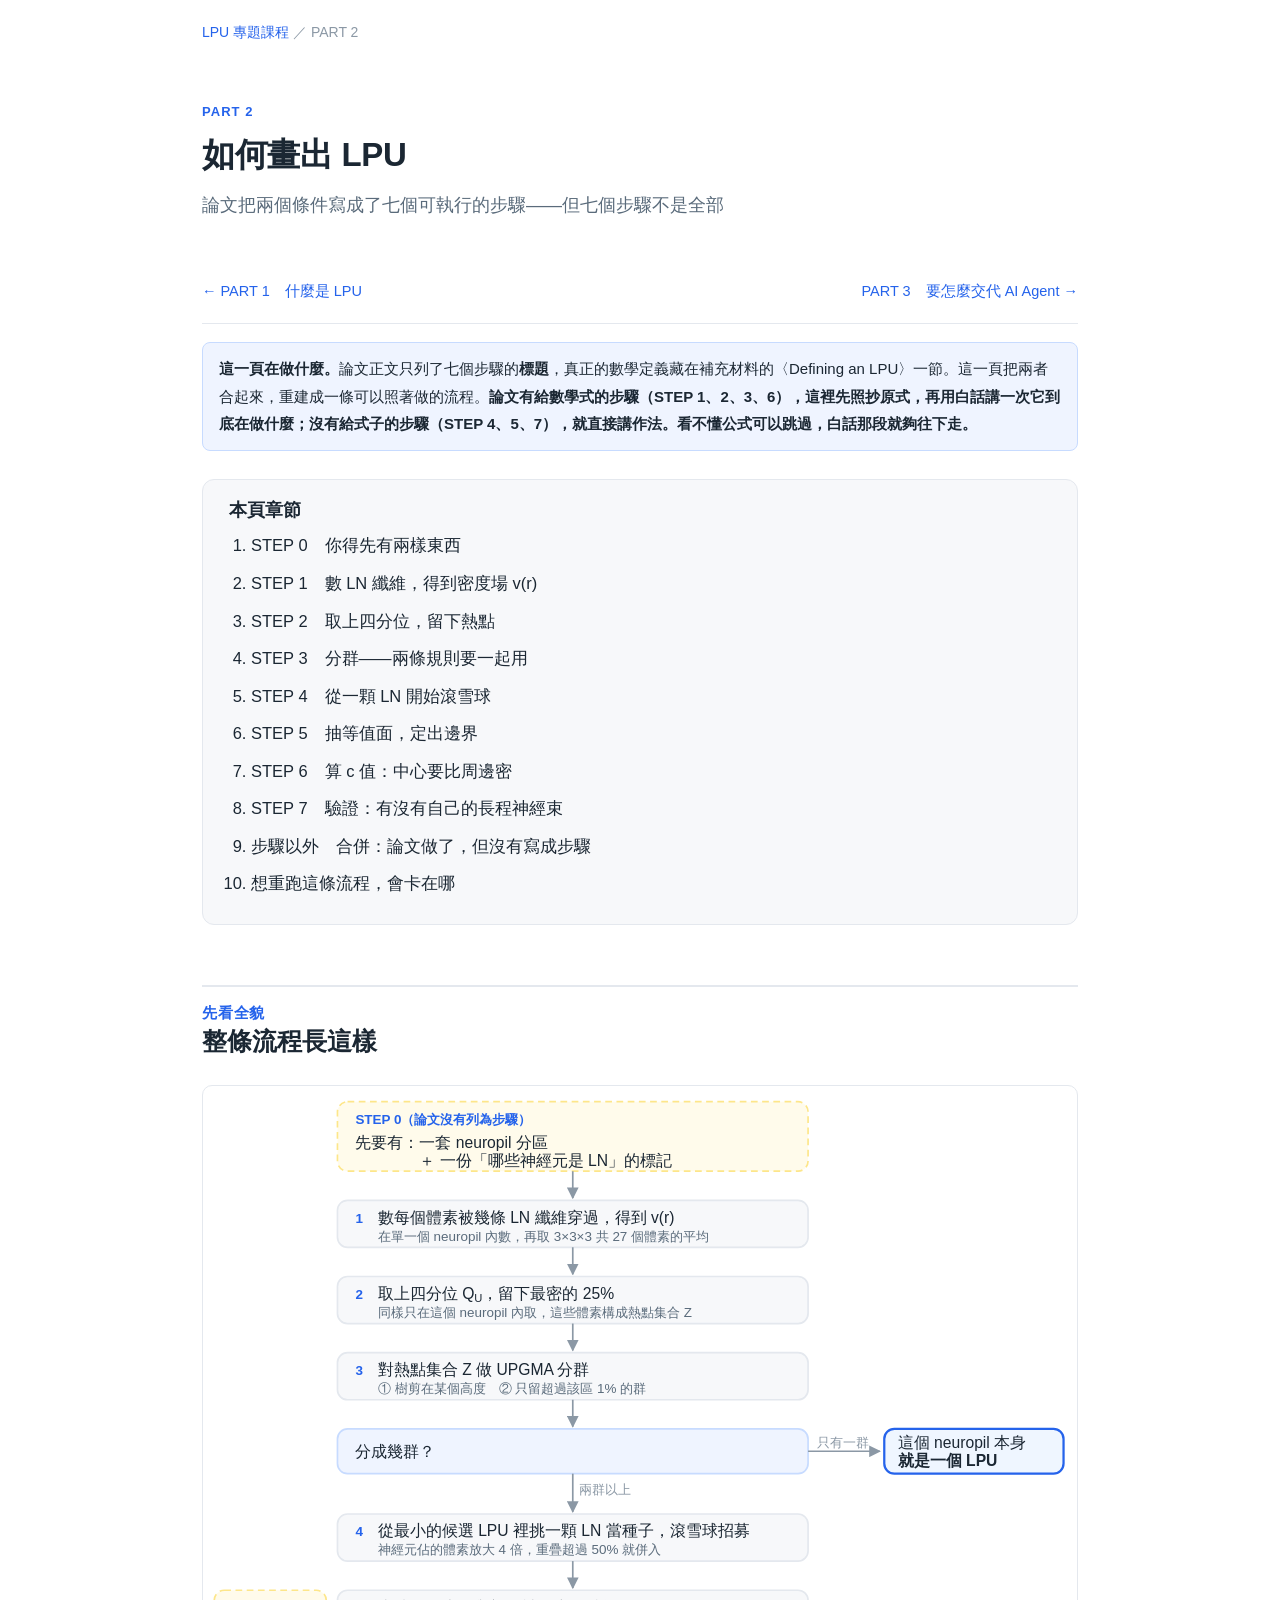
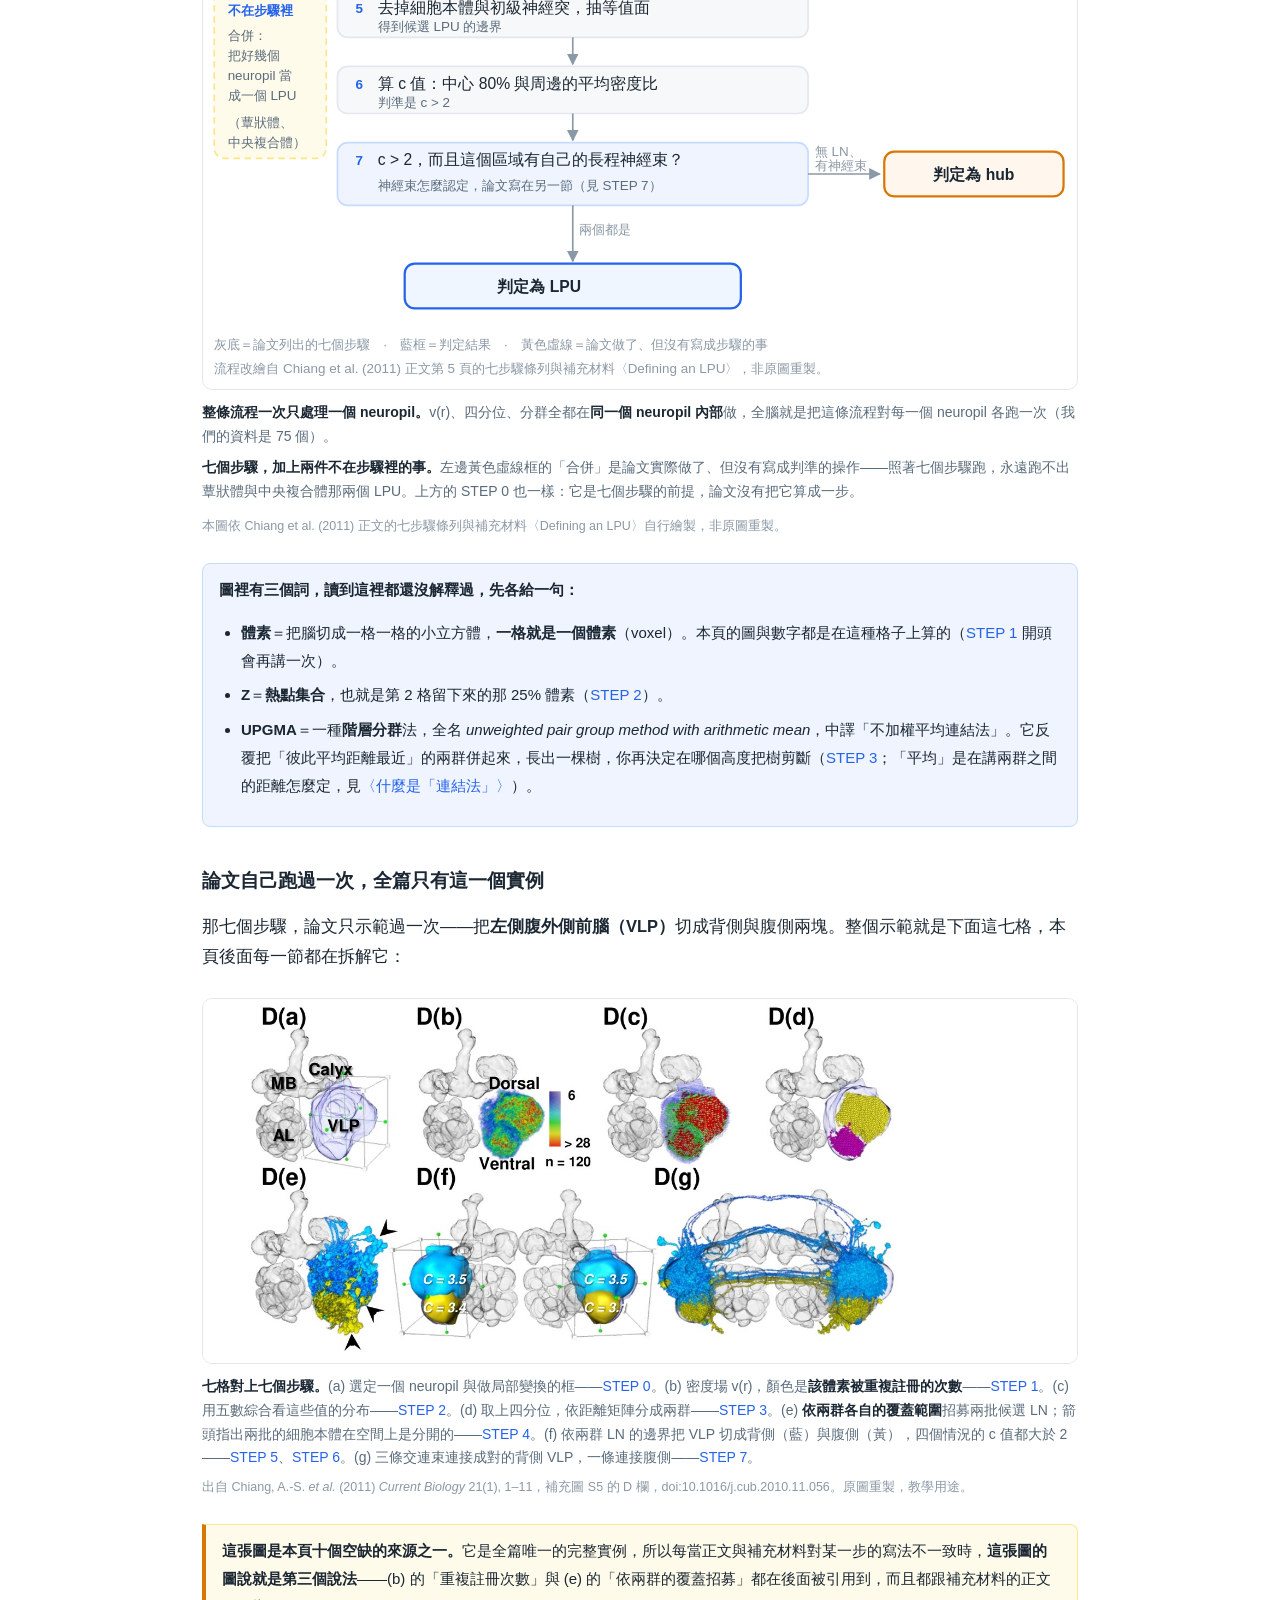
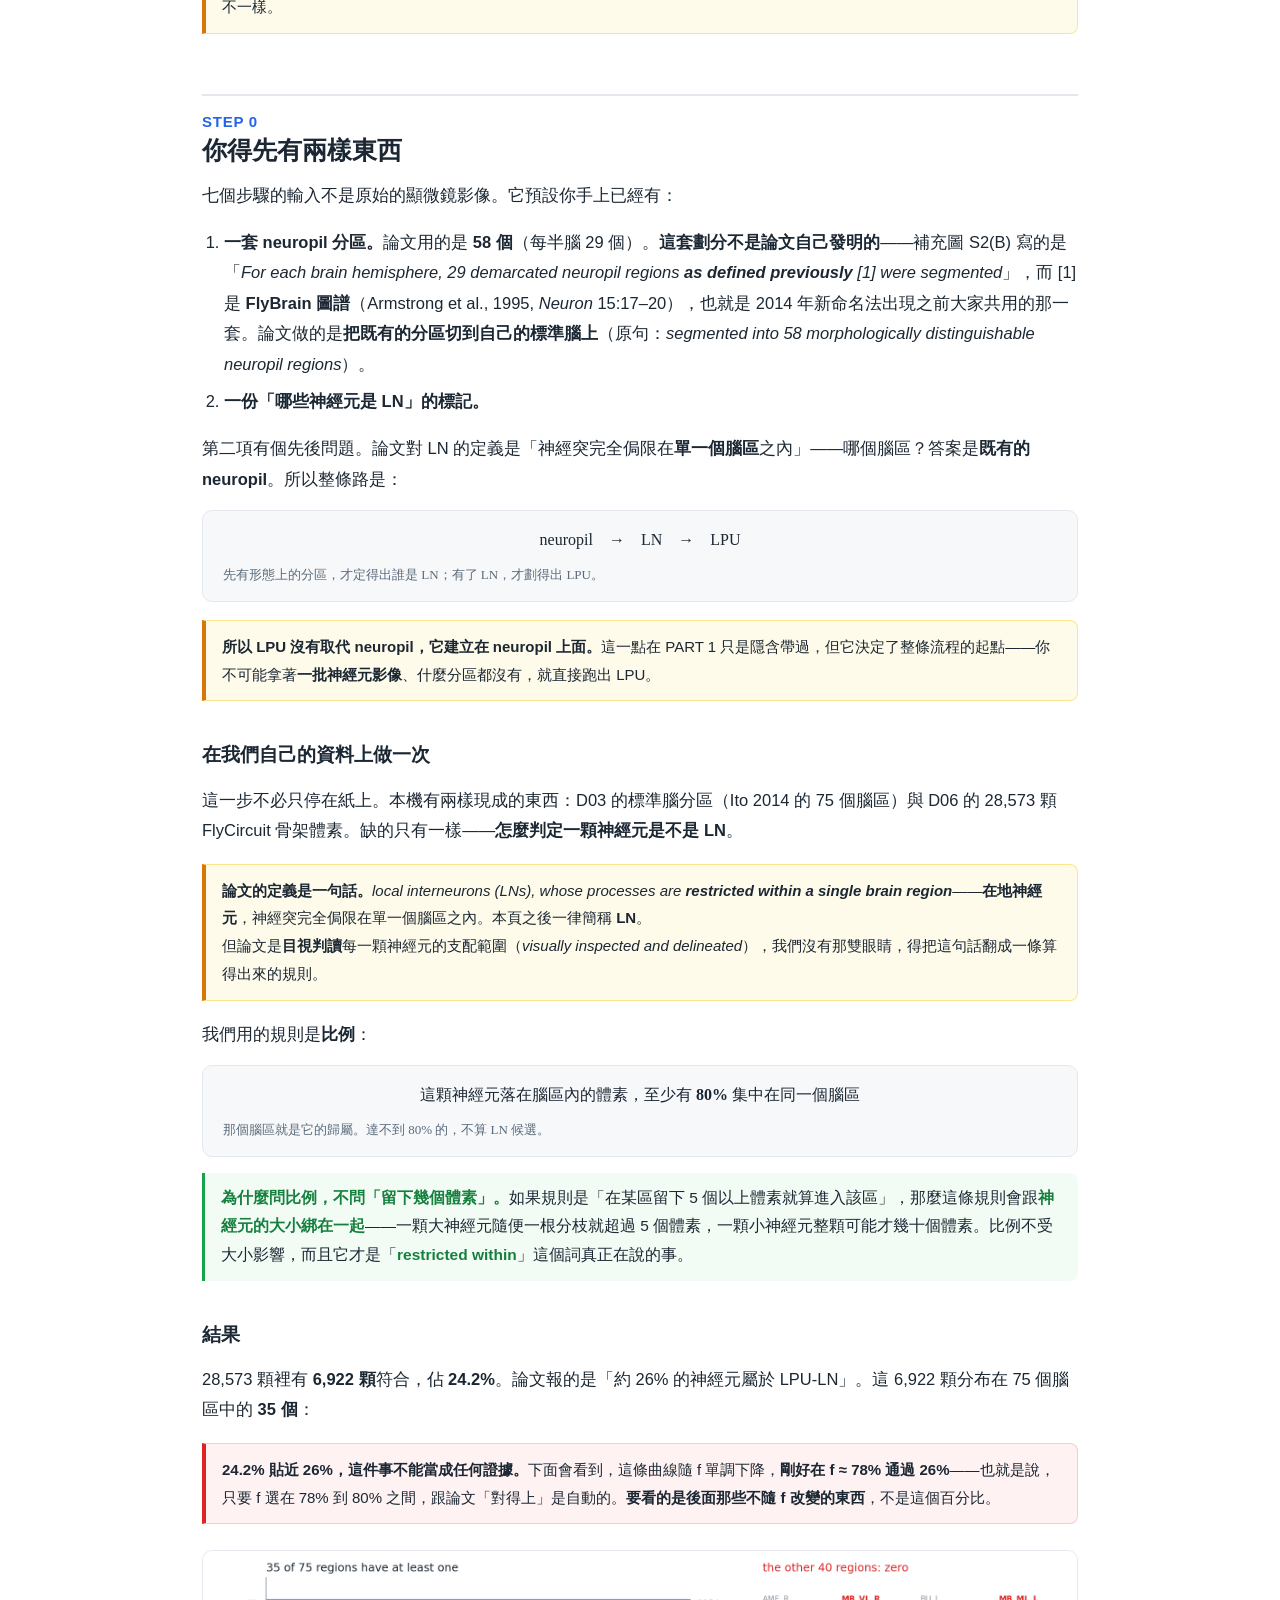
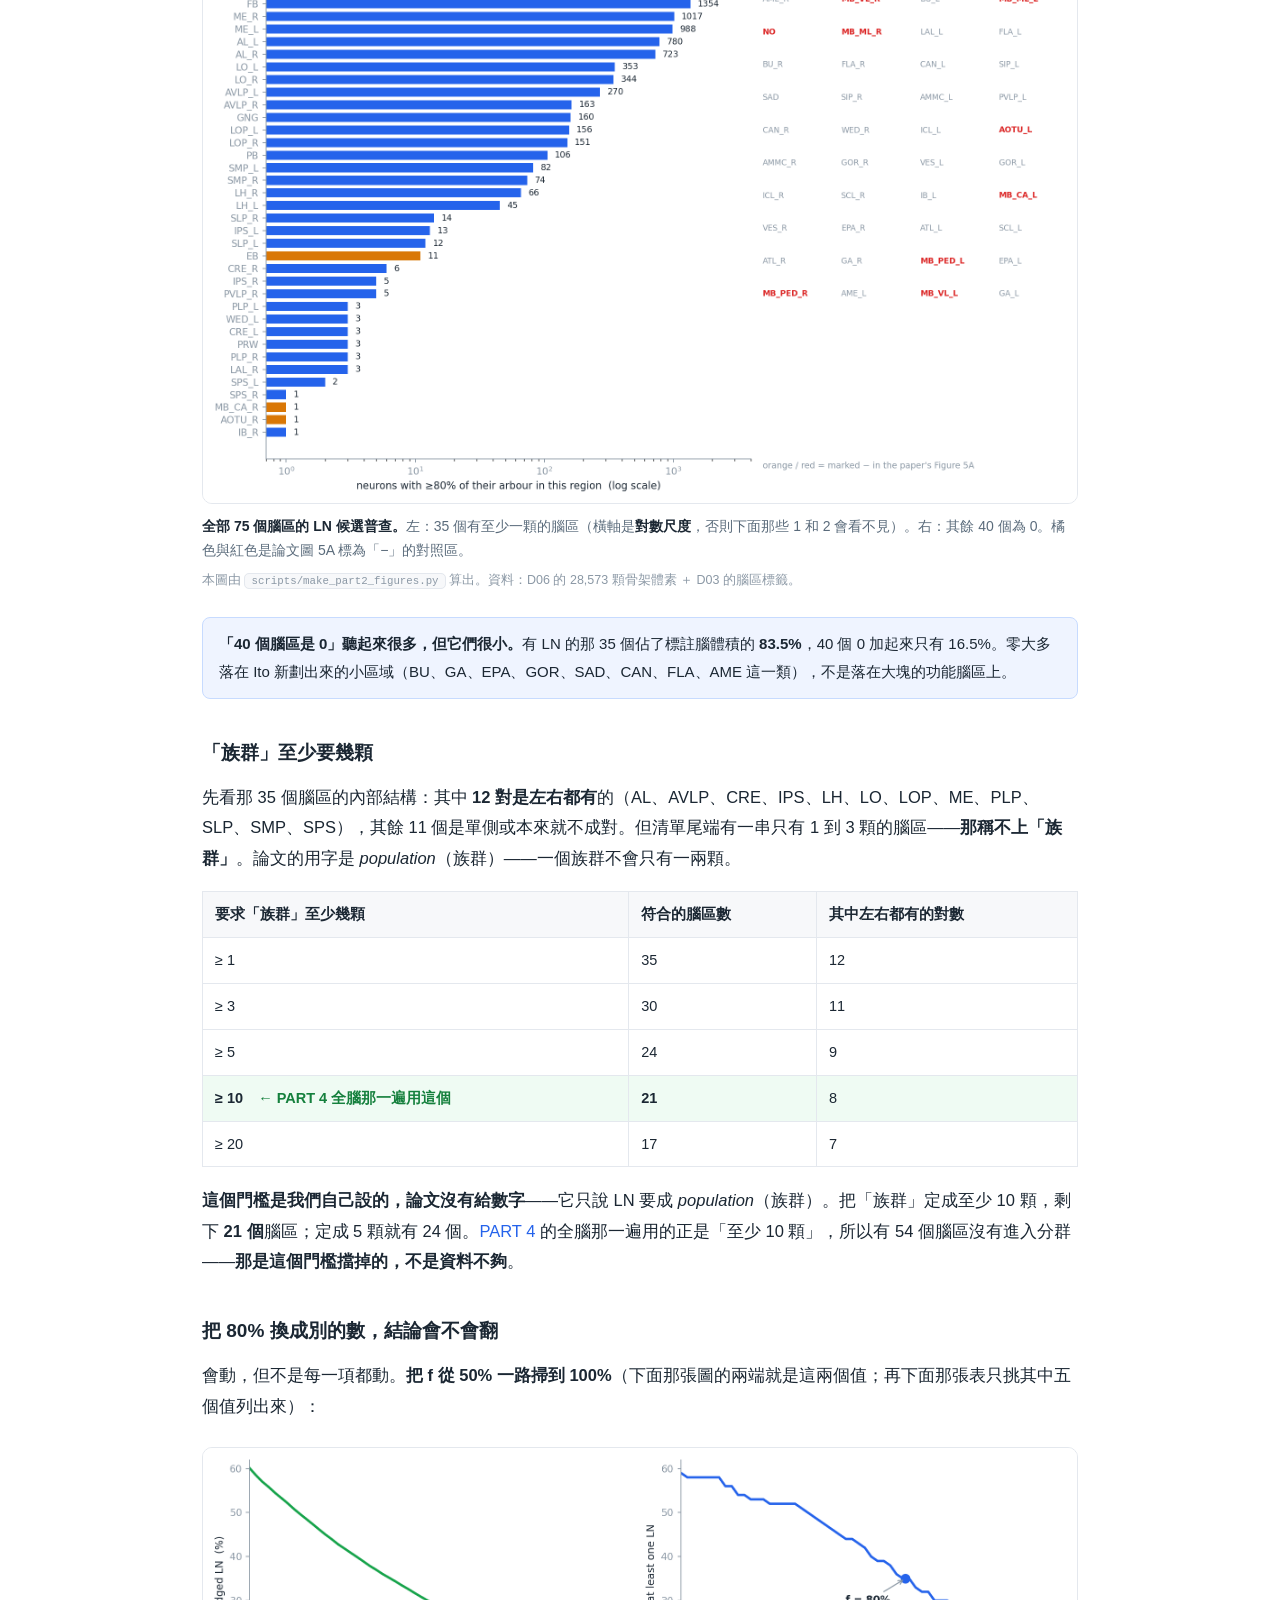
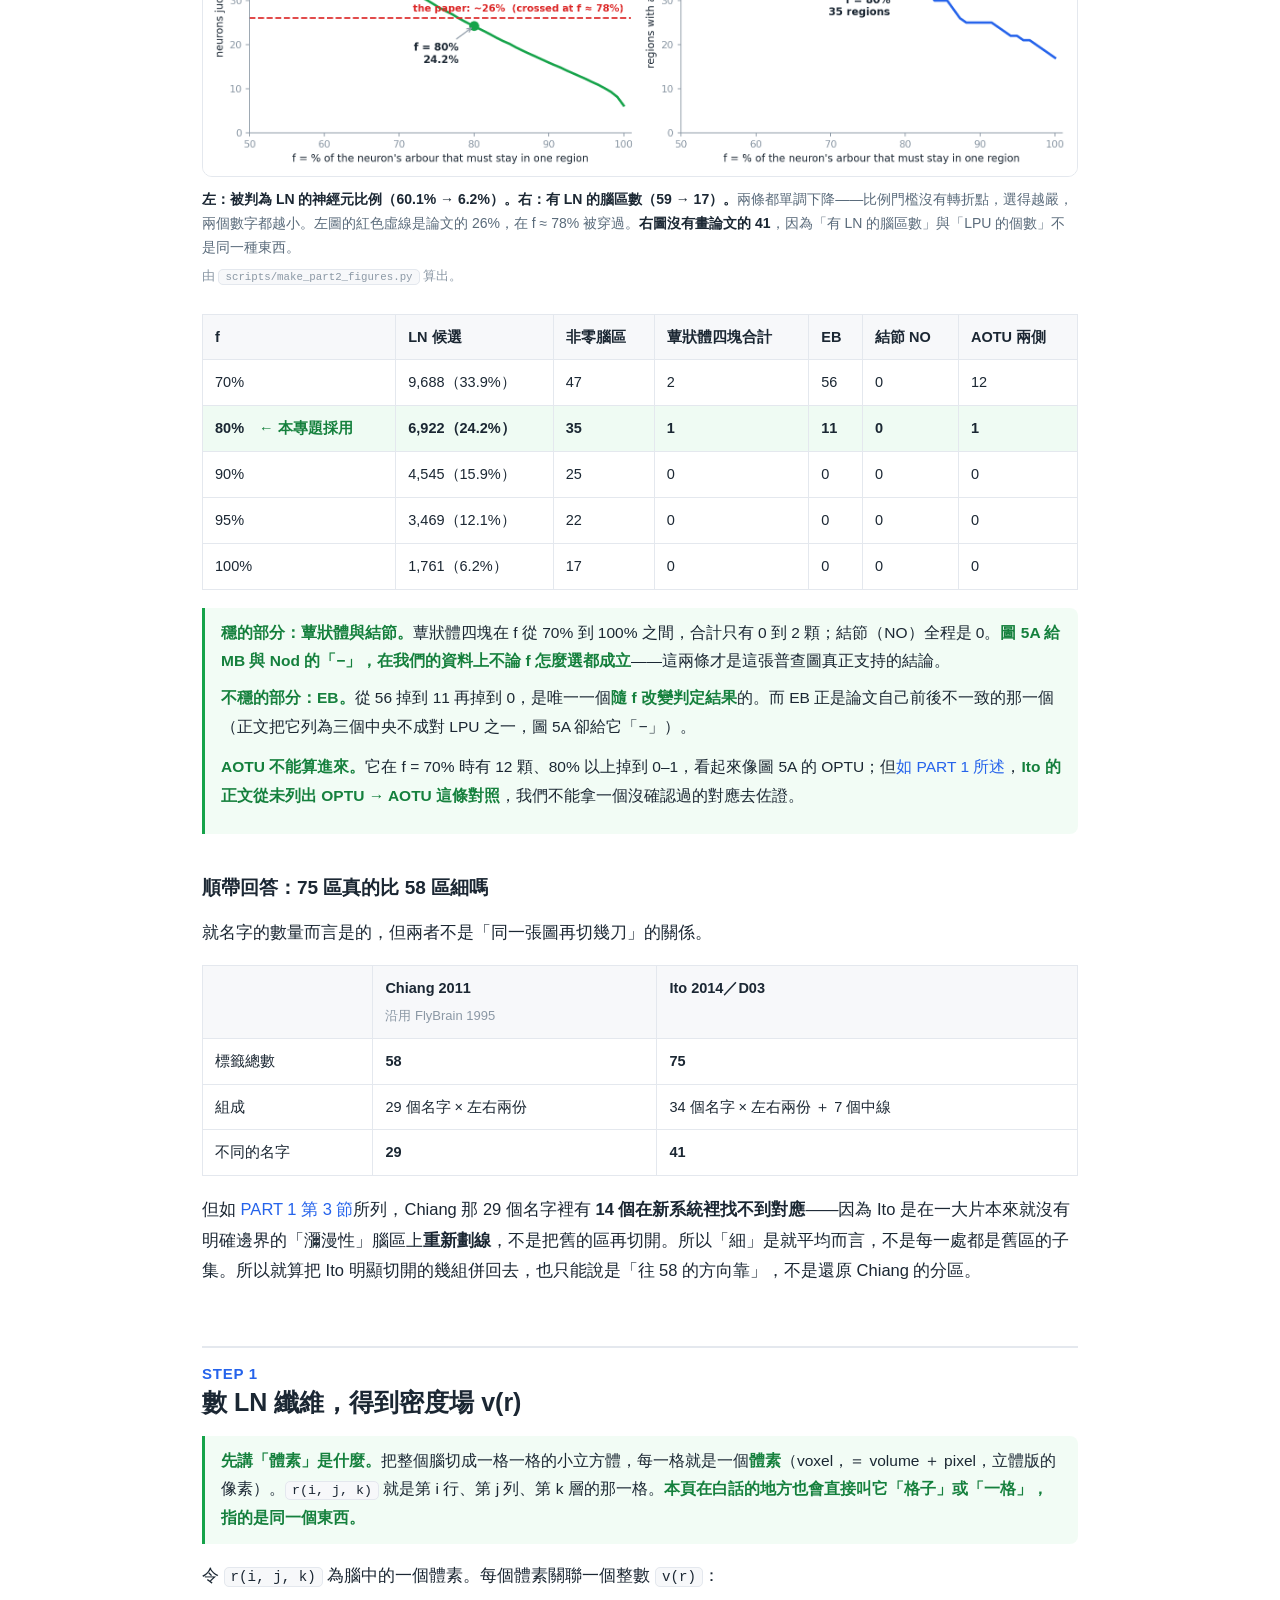
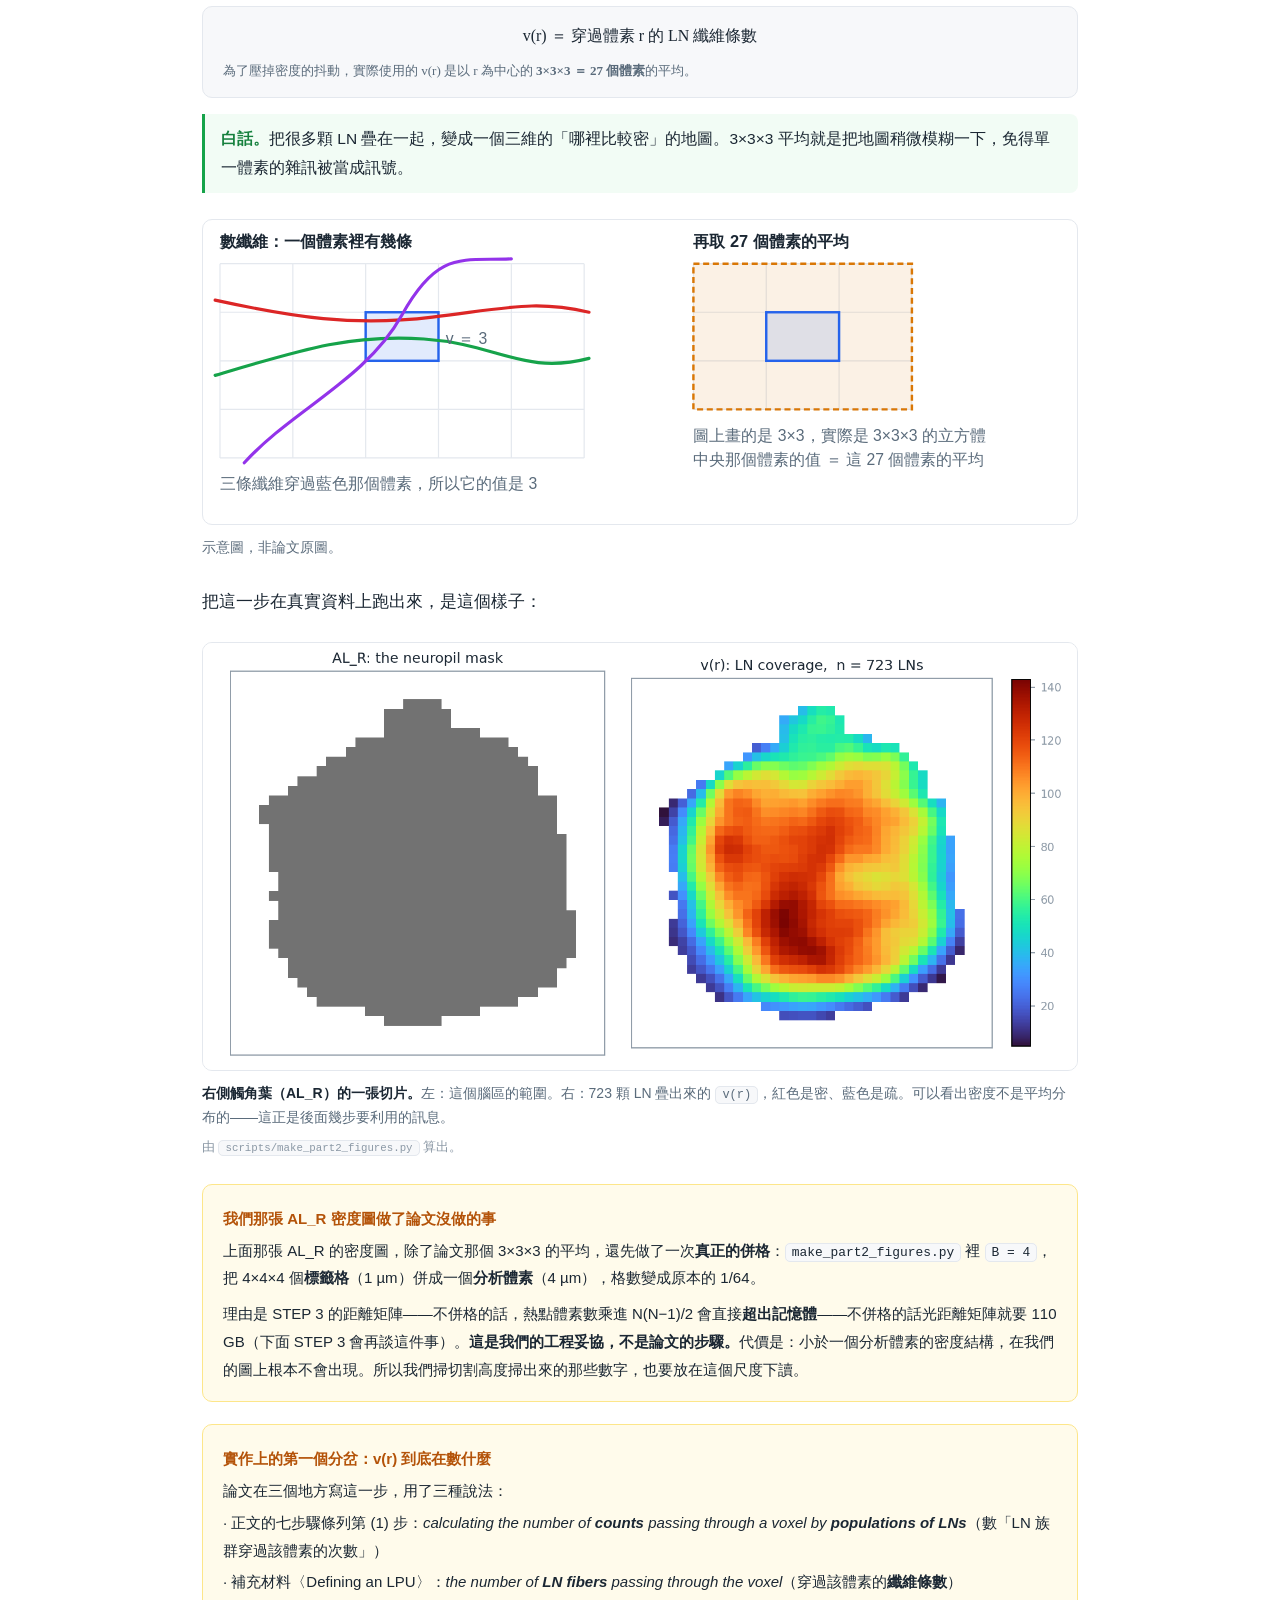
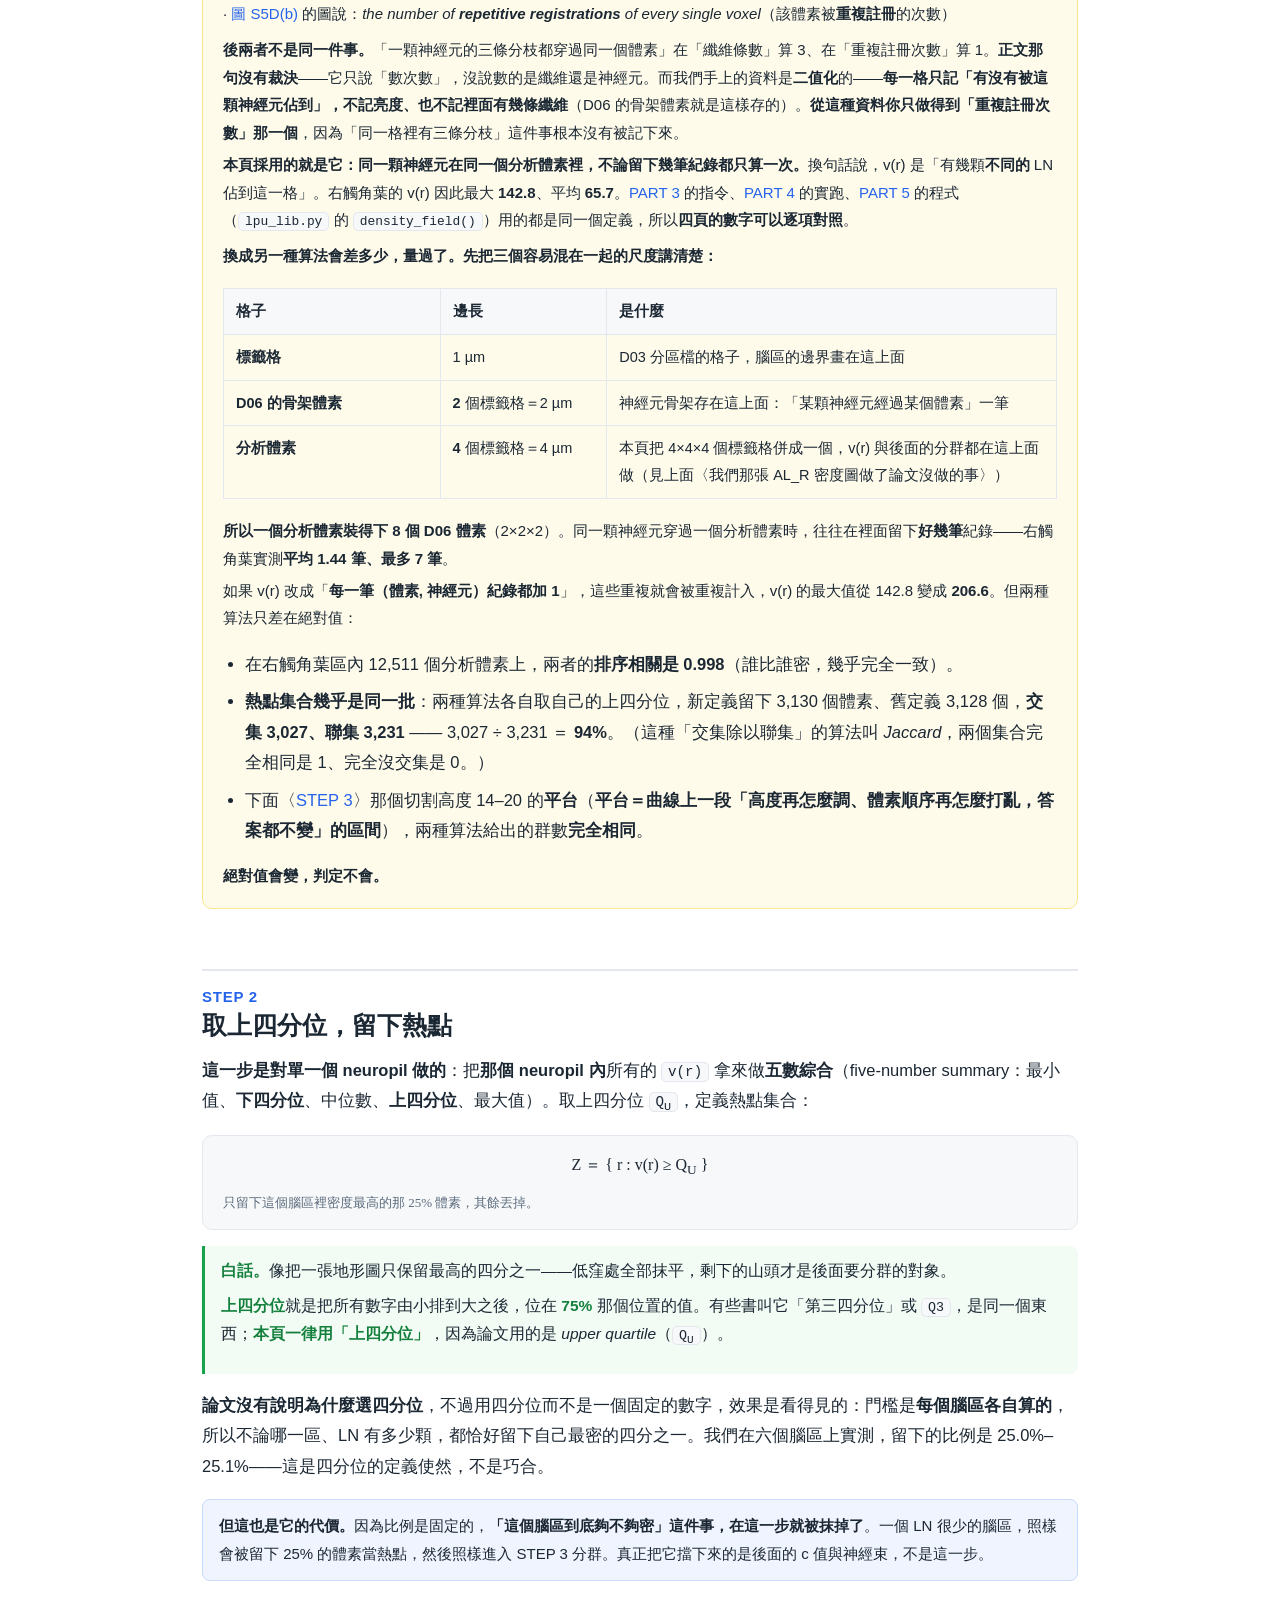
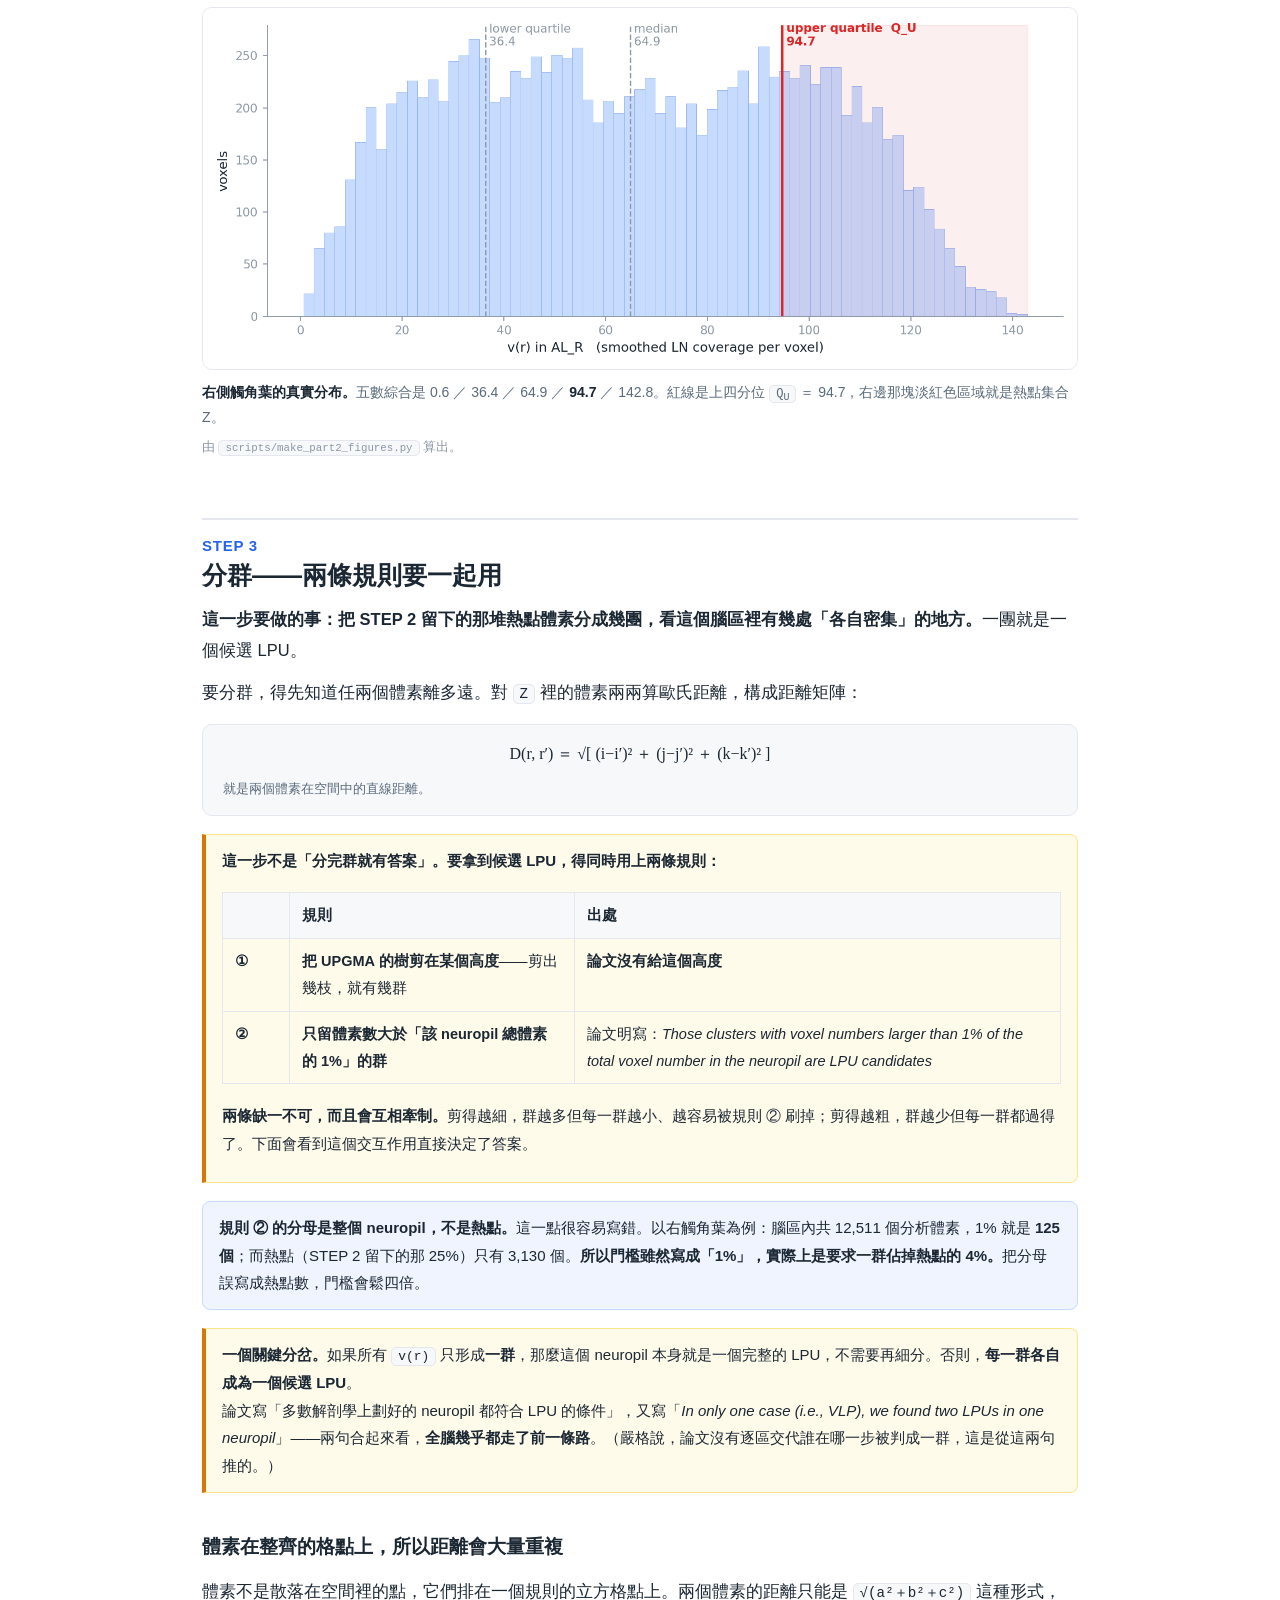
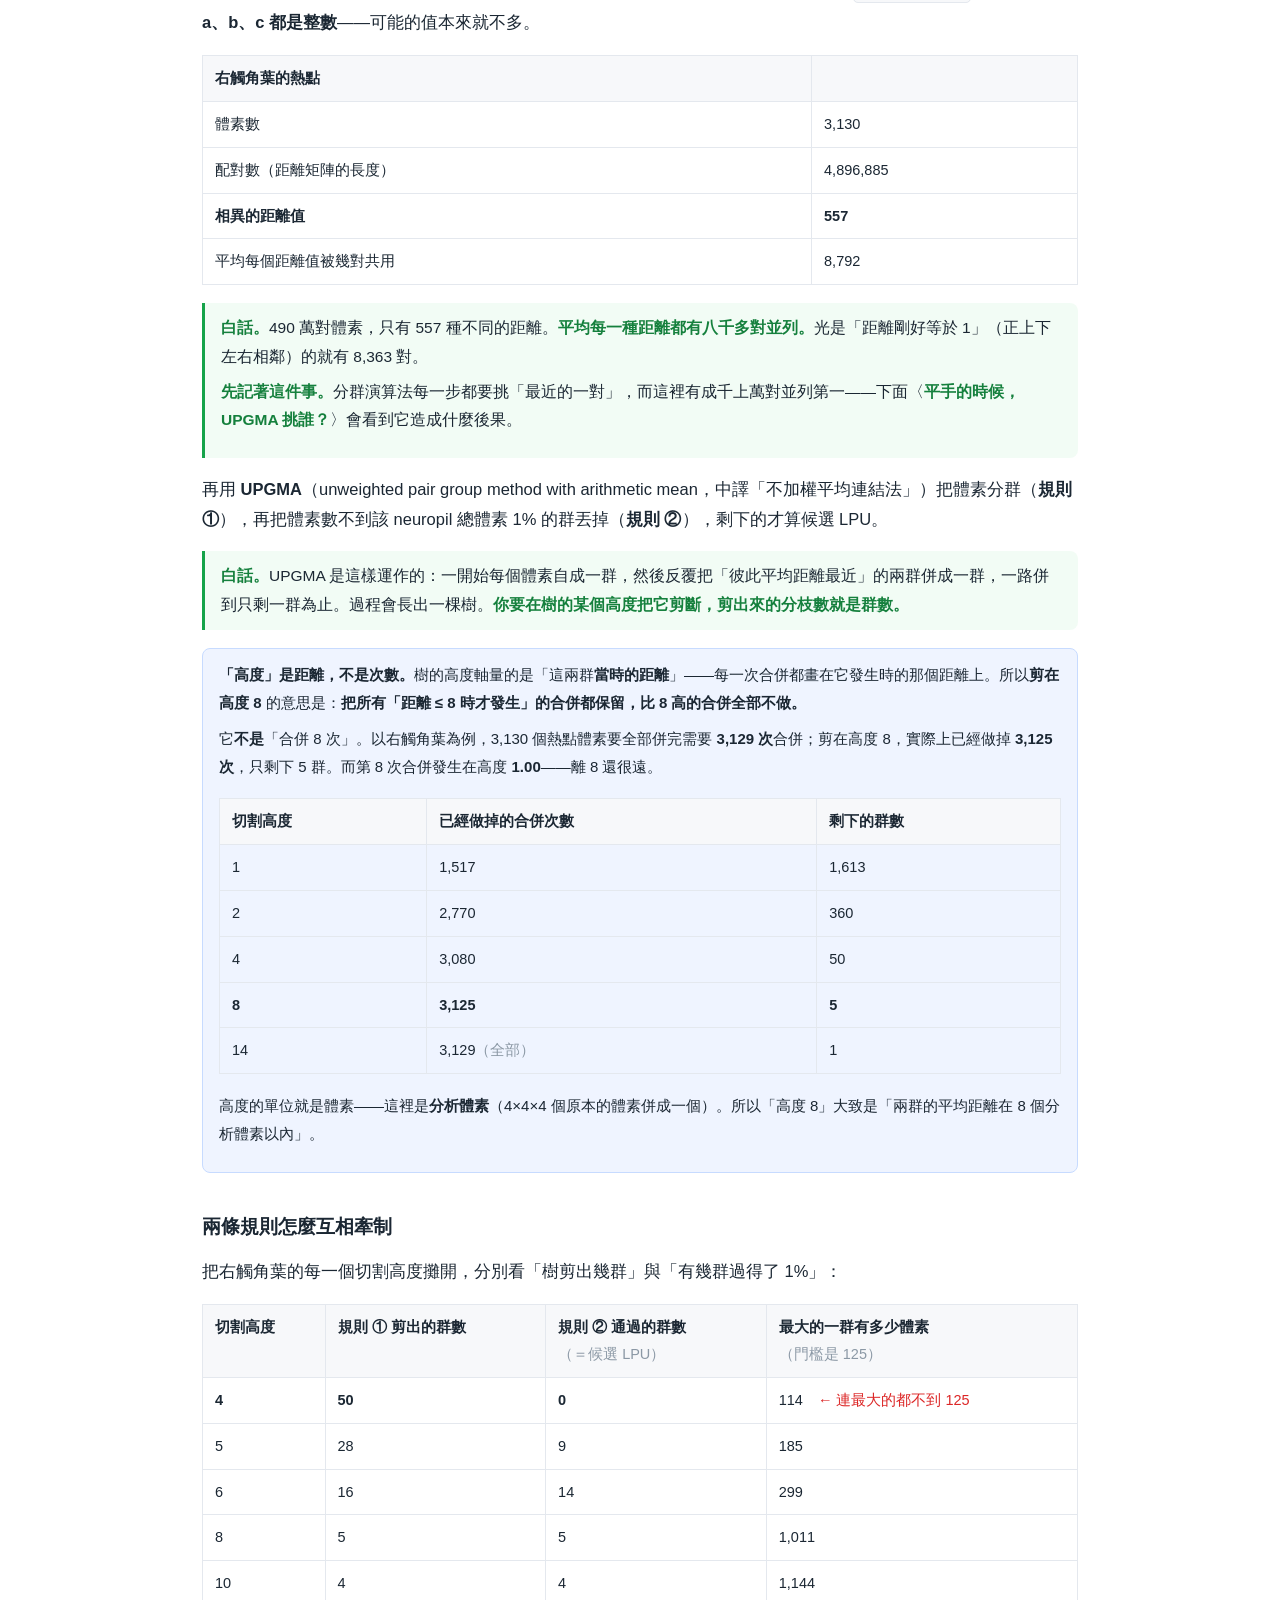
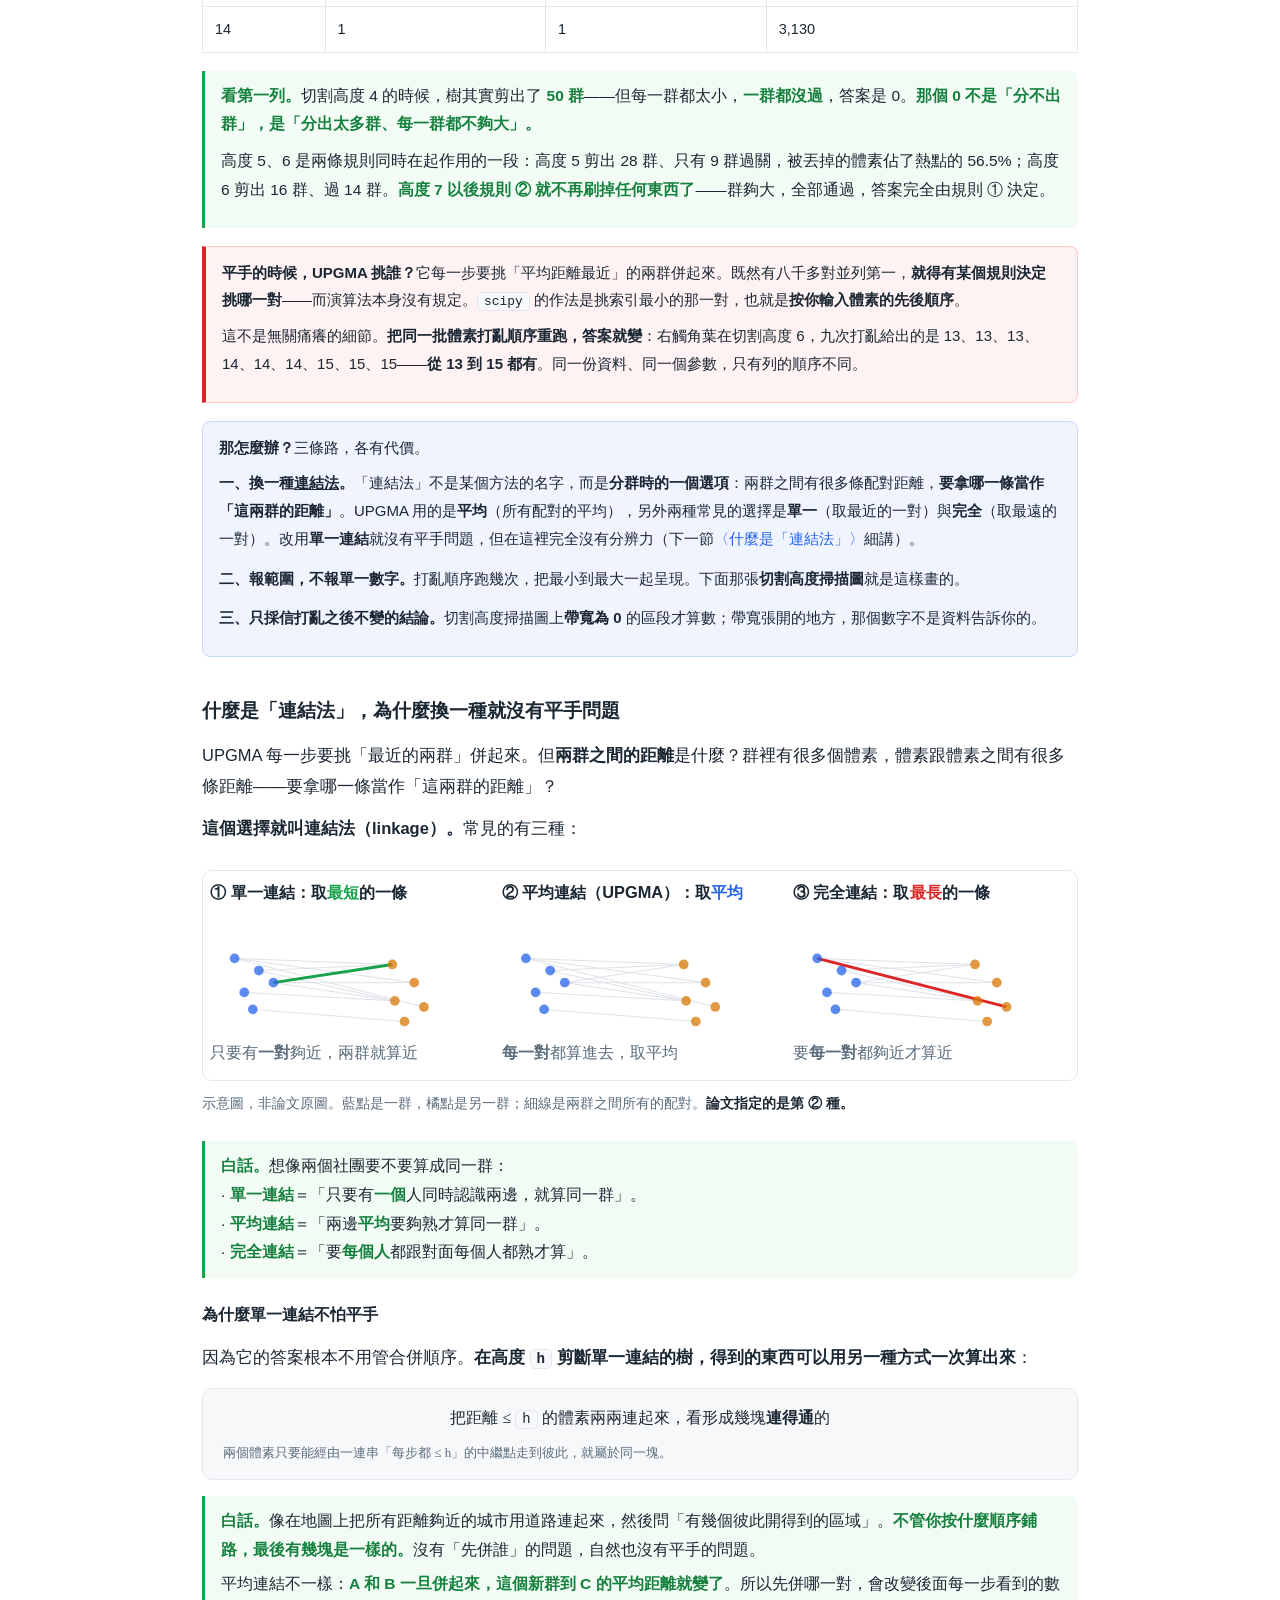
<file: how-to-draw-lpu.html>
<!doctype html>
<html lang="zh-Hant">
<head>
<meta charset="utf-8">
<meta name="viewport" content="width=device-width, initial-scale=1">
<title>PART 2 如何畫出 LPU｜LPU 專題課程</title>
<link rel="stylesheet" href="assets/lpu.css">
</head>
<body>
<div class="crumb"><a href="index.html">LPU 專題課程</a> ／ PART 2</div>
<header class="hero">
  <p class="eyebrow">PART 2</p>
  <h1>如何畫出 LPU</h1>
  <p class="subtitle">論文把兩個條件寫成了七個可執行的步驟——但七個步驟不是全部</p>
</header>

<div class="wrap">

  <div class="pager top">
    <a href="what-is-lpu.html">← PART 1　什麼是 LPU</a>
    <a href="agent-prompts.html">PART 3　要怎麼交代 AI Agent →</a>
  </div>
  <div class="note">
    <b>這一頁在做什麼。</b>論文正文只列了七個步驟的<b>標題</b>，真正的數學定義藏在補充材料的〈Defining an LPU〉一節。這一頁把兩者合起來，重建成一條可以照著做的流程。<b>論文有給數學式的步驟（STEP 1、2、3、6），這裡先照抄原式，再用白話講一次它到底在做什麼；沒有給式子的步驟（STEP 4、5、7），就直接講作法。</b><b>看不懂公式可以跳過，白話那段就夠往下走。</b>
  </div>

  <nav class="toc">
    <h2>本頁章節</h2>
    <ol>
      <li><a href="#s0">STEP 0　你得先有兩樣東西</a></li>
      <li><a href="#s1">STEP 1　數 LN 纖維，得到密度場 v(r)</a></li>
      <li><a href="#s2">STEP 2　取上四分位，留下熱點</a></li>
      <li><a href="#s3">STEP 3　分群——兩條規則要一起用</a></li>
      <li><a href="#s4">STEP 4　從一顆 LN 開始滾雪球</a></li>
      <li><a href="#s5">STEP 5　抽等值面，定出邊界</a></li>
      <li><a href="#s6">STEP 6　算 c 值：中心要比周邊密</a></li>
      <li><a href="#s7">STEP 7　驗證：有沒有自己的長程神經束</a></li>
      <li><a href="#sx">步驟以外　合併：論文做了，但沒有寫成步驟</a></li>
      <li><a href="#end">想重跑這條流程，會卡在哪</a></li>
    </ol>
  </nav>

  <h2><span class="pt">先看全貌</span>整條流程長這樣</h2>

  <figure class="fig">
    <svg viewBox="0 0 780 806" role="img" aria-label="LPU 判定流程圖：STEP 0 的兩項輸入，論文列出的七個步驟，以及不在步驟裡的合併操作。">
      <defs>
        <marker id="ar" viewBox="0 0 10 10" refX="9" refY="5" markerWidth="7" markerHeight="7" orient="auto">
          <path d="M0,0 L10,5 L0,10 z" fill="#8b98a5"/>
        </marker>
      </defs>
      <style>
        .bx{fill:#f7f8fa;stroke:#e4e8ee;stroke-width:1.5;rx:9}
        .bxd{fill:#fffbeb;stroke:#fde68a;stroke-width:1.5;stroke-dasharray:6 4;rx:9}
        .dia{fill:#eff4ff;stroke:#c7dbff;stroke-width:1.5;rx:9}
        .ok{fill:#eff6ff;stroke:#2563eb;stroke-width:2;rx:9}
        .hub{fill:#fff7ed;stroke:#d97706;stroke-width:2;rx:9}
        .n{font-size:12px;font-weight:700;fill:#2563eb}
        .t{font-size:14px;fill:#1b2733}
        .s{font-size:12px;fill:#5a6b7b}
        .lab{font-size:12px;fill:#8b98a5}
        .ln{stroke:#8b98a5;stroke-width:1.5;fill:none;marker-end:url(#ar)}
      </style>

      <rect class="bxd" x="120" y="14" width="420" height="62"/>
      <text class="n" x="136" y="34">STEP 0（論文沒有列為步驟）</text>
      <text class="t" x="136" y="55">先要有：一套 neuropil 分區</text>
      <text class="t" x="136" y="71">　　　　＋ 一份「哪些神經元是 LN」的標記</text>

      <path class="ln" d="M330 76 L330 100"/>
      <rect class="bx" x="120" y="102" width="420" height="42"/>
      <text class="n" x="136" y="122">1</text><text class="t" x="156" y="122">數每個體素被幾條 LN 纖維穿過，得到 v(r)</text>
      <text class="s" x="156" y="138">在單一個 neuropil 內數，再取 3×3×3 共 27 個體素的平均</text>

      <path class="ln" d="M330 144 L330 168"/>
      <rect class="bx" x="120" y="170" width="420" height="42"/>
      <text class="n" x="136" y="190">2</text><text class="t" x="156" y="190">取上四分位 Q<tspan font-size="10" dy="3">U</tspan><tspan dy="-3">，留下最密的 25%</tspan></text>
      <text class="s" x="156" y="206">同樣只在這個 neuropil 內取，這些體素構成熱點集合 Z</text>

      <path class="ln" d="M330 212 L330 236"/>
      <rect class="bx" x="120" y="238" width="420" height="42"/>
      <text class="n" x="136" y="258">3</text><text class="t" x="156" y="258">對熱點集合 Z 做 UPGMA 分群</text>
      <text class="s" x="156" y="274">① 樹剪在某個高度　② 只留超過該區 1% 的群</text>

      <path class="ln" d="M330 280 L330 304"/>
      <rect class="dia" x="120" y="306" width="420" height="40"/>
      <text class="t" x="136" y="331">分成幾群？</text>
      <text class="lab" x="548" y="322">只有一群</text>
      <path class="ln" d="M540 326 L604 326"/>
      <rect class="ok" x="608" y="306" width="160" height="40"/>
      <text class="t" x="620" y="323" font-size="13">這個 neuropil 本身</text>
      <text class="t" x="620" y="339" font-size="13" font-weight="700">就是一個 LPU</text>
      <text class="lab" x="336" y="364">兩群以上</text>

      <path class="ln" d="M330 346 L330 380"/>
      <rect class="bx" x="120" y="382" width="420" height="42"/>
      <text class="n" x="136" y="402">4</text><text class="t" x="156" y="402">從最小的候選 LPU 裡挑一顆 LN 當種子，滾雪球招募</text>
      <text class="s" x="156" y="418">神經元佔的體素放大 4 倍，重疊超過 50% 就併入</text>

      <path class="ln" d="M330 424 L330 448"/>
      <rect class="bx" x="120" y="450" width="420" height="42"/>
      <text class="n" x="136" y="470">5</text><text class="t" x="156" y="470">去掉細胞本體與初級神經突，抽等值面</text>
      <text class="s" x="156" y="486">得到候選 LPU 的邊界</text>

      <path class="ln" d="M330 492 L330 516"/>
      <rect class="bx" x="120" y="518" width="420" height="42"/>
      <text class="n" x="136" y="538">6</text><text class="t" x="156" y="538">算 c 值：中心 80% 與周邊的平均密度比</text>
      <text class="s" x="156" y="554">判準是 c &gt; 2</text>

      <path class="ln" d="M330 560 L330 584"/>
      <rect class="dia" x="120" y="586" width="420" height="56"/>
      <text class="n" x="136" y="606">7</text><text class="t" x="156" y="606">c &gt; 2，而且這個區域有自己的長程神經束？</text>
      <text class="s" x="156" y="628">神經束怎麼認定，論文寫在另一節（見 STEP 7）</text>

      <path class="ln" d="M330 642 L330 692"/>
      <text class="lab" x="336" y="668">兩個都是</text>
      <rect class="ok" x="180" y="694" width="300" height="40"/>
      <text class="t" x="300" y="719" font-weight="700" text-anchor="middle">判定為 LPU</text>

      <path class="ln" d="M540 614 L604 614"/>
      <text class="lab" x="546" y="598">無 LN、</text>
      <text class="lab" x="546" y="610">有神經束</text>
      <rect class="hub" x="608" y="594" width="160" height="40"/>
      <text class="t" x="688" y="619" font-weight="700" text-anchor="middle">判定為 hub</text>

      <rect class="bxd" x="10" y="450" width="100" height="150"/>
      <text class="n" x="22" y="472" fill="#b45309">不在步驟裡</text>
      <text class="s" x="22" y="494">合併：</text>
      <text class="s" x="22" y="512">把好幾個</text>
      <text class="s" x="22" y="530">neuropil 當</text>
      <text class="s" x="22" y="548">成一個 LPU</text>
      <text class="s" x="22" y="572">（蕈狀體、</text>
      <text class="s" x="22" y="590">中央複合體）</text>

      <text class="lab" x="10" y="770">灰底＝論文列出的七個步驟　·　藍框＝判定結果　·　黃色虛線＝論文做了、但沒有寫成步驟的事</text>
      <text class="lab" x="10" y="792">流程改繪自 Chiang et al. (2011) 正文第 5 頁的七步驟條列與補充材料〈Defining an LPU〉，非原圖重製。</text>
    </svg>    <figcaption><b>整條流程一次只處理一個 neuropil。</b>v(r)、四分位、分群全都在<b>同一個 neuropil 內部</b>做，全腦就是把這條流程對每一個 neuropil 各跑一次（我們的資料是 75 個）。<p style="margin-top:8px"><b>七個步驟，加上兩件不在步驟裡的事。</b>左邊黃色虛線框的「合併」是論文實際做了、但沒有寫成判準的操作——照著七個步驟跑，永遠跑不出蕈狀體與中央複合體那兩個 LPU。上方的 STEP 0 也一樣：它是七個步驟的前提，論文沒有把它算成一步。</p>
    <span class="figsrc">本圖依 Chiang et al. (2011) 正文的七步驟條列與補充材料〈Defining an LPU〉自行繪製，非原圖重製。</span></figcaption>
  </figure>

  <div class="note">
    <b>圖裡有三個詞，讀到這裡都還沒解釋過，先各給一句：</b>
    <ul>
      <li><b>體素</b>＝把腦切成一格一格的小立方體，<b>一格就是一個體素</b>（voxel）。本頁的圖與數字都是在這種格子上算的（<a href="#s1">STEP 1</a> 開頭會再講一次）。</li>
      <li><b>Z</b>＝<b>熱點集合</b>，也就是第 2 格留下來的那 25% 體素（<a href="#s2">STEP 2</a>）。</li>
      <li><b>UPGMA</b>＝一種<b>階層分群</b>法，全名 <i>unweighted pair group method with arithmetic mean</i>，中譯「不加權平均連結法」。它反覆把「彼此平均距離最近」的兩群併起來，長出一棵樹，你再決定在哪個高度把樹剪斷（<a href="#s3">STEP 3</a>；「平均」是在講兩群之間的距離怎麼定，見<a href="#linkage">〈什麼是「連結法」〉</a>）。</li>
    </ul>
  </div>

  <h3 id="figS5D">論文自己跑過一次，全篇只有這一個實例</h3>

  <p>那七個步驟，論文只示範過一次——把<b>左側腹外側前腦（VLP）</b>切成背側與腹側兩塊。整個示範就是下面這七格，本頁後面每一節都在拆解它：</p>

  <figure class="fig">
    <img src="assets/paper-figS5D.jpg" alt="論文補充圖 S5D 的七格：(a) 全腦剪影上框出左側 VLP；(b) VLP 內的密度場，顏色由藍到紅代表該體素被重複註冊 6 到 28 次以上，n=120；(c) 同一批體素的強度分布；(d) 上四分位分成黃、紫兩群；(e) 依兩群各自的覆蓋招募到的兩批候選 LN，箭頭指出兩批的細胞本體位置分開；(f) 依兩群 LN 的邊界把 VLP 切成藍色背側與黃色腹側，兩個小圖各標 c＝3.5／3.4 與 c＝3.5／3.1；(g) 藍色的交連束連接左右兩側的背側 VLP，黃色的連接腹側。">
    <figcaption><b>七格對上七個步驟。</b>(a) 選定一個 neuropil 與做局部變換的框——<a href="#s0">STEP 0</a>。(b) 密度場 v(r)，顏色是<b>該體素被重複註冊的次數</b>——<a href="#s1">STEP 1</a>。(c) 用五數綜合看這些值的分布——<a href="#s2">STEP 2</a>。(d) 取上四分位，依距離矩陣分成兩群——<a href="#s3">STEP 3</a>。(e) <b>依兩群各自的覆蓋範圍</b>招募兩批候選 LN；箭頭指出兩批的細胞本體在空間上是分開的——<a href="#s4">STEP 4</a>。(f) 依兩群 LN 的邊界把 VLP 切成背側（藍）與腹側（黃），四個情況的 c 值都大於 2——<a href="#s5">STEP 5</a>、<a href="#s6">STEP 6</a>。(g) 三條交連束連接成對的背側 VLP，一條連接腹側——<a href="#s7">STEP 7</a>。
    <span class="figsrc">出自 Chiang, A.-S. <i>et al.</i> (2011) <i>Current Biology</i> 21(1), 1–11，補充圖 S5 的 D 欄，doi:10.1016/j.cub.2010.11.056。原圖重製，教學用途。</span></figcaption>
  </figure>

  <div class="callout">
    <b>這張圖是本頁十個空缺的來源之一。</b>它是全篇唯一的完整實例，所以每當正文與補充材料對某一步的寫法不一致時，<b>這張圖的圖說就是第三個說法</b>——(b) 的「重複註冊次數」與 (e) 的「依兩群的覆蓋招募」都在後面被引用到，而且都跟補充材料的正文不一樣。
  </div>

  <h2 id="s0"><span class="pt">STEP 0</span>你得先有兩樣東西</h2>

  <p>七個步驟的輸入不是原始的顯微鏡影像。它預設你手上已經有：</p>

  <ol>
    <li><b>一套 neuropil 分區。</b>論文用的是 <b>58 個</b>（每半腦 29 個）。<b>這套劃分不是論文自己發明的</b>——補充圖 S2(B) 寫的是「<i>For each brain hemisphere, 29 demarcated neuropil regions <b>as defined previously</b> [1] were segmented</i>」，而 [1] 是 <b>FlyBrain 圖譜</b>（Armstrong et al., 1995, <i>Neuron</i> 15:17–20），也就是 2014 年新命名法出現之前大家共用的那一套。論文做的是<b>把既有的分區切到自己的標準腦上</b>（原句：<i>segmented into 58 morphologically distinguishable neuropil regions</i>）。</li>
    <li><b>一份「哪些神經元是 LN」的標記。</b></li>
  </ol>

  <p>第二項有個先後問題。論文對 LN 的定義是「神經突完全侷限在<b>單一個腦區</b>之內」——哪個腦區？答案是<b>既有的 neuropil</b>。所以整條路是：</p>

  <div class="formula">neuropil　→　LN　→　LPU
    <span class="sub">先有形態上的分區，才定得出誰是 LN；有了 LN，才劃得出 LPU。</span>
  </div>

  <div class="callout">
    <b>所以 LPU 沒有取代 neuropil，它建立在 neuropil 上面。</b>這一點在 PART 1 只是隱含帶過，但它決定了整條流程的起點——你不可能拿著<b>一批神經元影像</b>、什麼分區都沒有，就直接跑出 LPU。
  </div>

  <h3>在我們自己的資料上做一次</h3>

  <p>這一步不必只停在紙上。本機有兩樣現成的東西：D03 的標準腦分區（Ito 2014 的 75 個腦區）與 D06 的 28,573 顆 FlyCircuit 骨架體素。缺的只有一樣——<b>怎麼判定一顆神經元是不是 LN</b>。</p>

  <div class="callout">
    <b>論文的定義是一句話。</b><i>local interneurons (LNs), whose processes are <b>restricted within a single brain region</b></i>——<b>在地神經元</b>，神經突完全侷限在單一個腦區之內。本頁之後一律簡稱 <b>LN</b>。<br>
    但論文是<b>目視判讀</b>每一顆神經元的支配範圍（<i>visually inspected and delineated</i>），我們沒有那雙眼睛，得把這句話翻成一條算得出來的規則。
  </div>

  <p>我們用的規則是<b>比例</b>：</p>

  <div class="formula">
    這顆神經元落在腦區內的體素，至少有 <b>80%</b> 集中在同一個腦區
    <span class="sub">那個腦區就是它的歸屬。達不到 80% 的，不算 LN 候選。</span>
  </div>

  <div class="plain">
    <b>為什麼問比例，不問「留下幾個體素」。</b>如果規則是「在某區留下 5 個以上體素就算進入該區」，那麼這條規則會跟<b>神經元的大小綁在一起</b>——一顆大神經元隨便一根分枝就超過 5 個體素，一顆小神經元整顆可能才幾十個體素。比例不受大小影響，而且它才是「<b>restricted within</b>」這個詞真正在說的事。
  </div>

  <h3>結果</h3>

  <p>28,573 顆裡有 <b>6,922 顆</b>符合，佔 <b>24.2%</b>。論文報的是「約 26% 的神經元屬於 LPU-LN」。這 6,922 顆分布在 75 個腦區中的 <b>35 個</b>：</p>

  <div class="danger">
    <b>24.2% 貼近 26%，這件事不能當成任何證據。</b>下面會看到，這條曲線隨 f 單調下降，<b>剛好在 f ≈ 78% 通過 26%</b>——也就是說，只要 f 選在 78% 到 80% 之間，跟論文「對得上」是自動的。<b>要看的是後面那些不隨 f 改變的東西</b>，不是這個百分比。
  </div>

  <figure class="fig">
    <img src="assets/p2-ln-census.png" alt="左側為水平長條圖，列出 35 個有 LN 候選的腦區，由扇形體 1354 顆到多個腦區各 1 顆，橫軸為對數尺度；右側以四欄列出其餘 40 個為零的腦區，其中蕈狀體各部分、結節與左側前視結節以紅色標出。">
    <figcaption><b>全部 75 個腦區的 LN 候選普查。</b>左：35 個有至少一顆的腦區（橫軸是<b>對數尺度</b>，否則下面那些 1 和 2 會看不見）。右：其餘 40 個為 0。橘色與紅色是論文圖 5A 標為「−」的對照區。
    <span class="figsrc">本圖由 <code>scripts/make_part2_figures.py</code> 算出。資料：D06 的 28,573 顆骨架體素 ＋ D03 的腦區標籤。</span></figcaption>
  </figure>

  <div class="note">
    <b>「40 個腦區是 0」聽起來很多，但它們很小。</b>有 LN 的那 35 個佔了標註腦體積的 <b>83.5%</b>，40 個 0 加起來只有 16.5%。零大多落在 Ito 新劃出來的小區域（BU、GA、EPA、GOR、SAD、CAN、FLA、AME 這一類），不是落在大塊的功能腦區上。
  </div>

  <h3>「族群」至少要幾顆</h3>

  <p>先看那 35 個腦區的內部結構：其中 <b>12 對是左右都有</b>的（AL、AVLP、CRE、IPS、LH、LO、LOP、ME、PLP、SLP、SMP、SPS），其餘 11 個是單側或本來就不成對。但清單尾端有一串只有 1 到 3 顆的腦區——<b>那稱不上「族群」</b>。論文的用字是 <i>population</i>（族群）——一個族群不會只有一兩顆。</p>

  <div class="tblwrap"><table>
    <tr><th>要求「族群」至少幾顆</th><th>符合的腦區數</th><th>其中左右都有的對數</th></tr>
    <tr><td>≥ 1</td><td>35</td><td>12</td></tr>
    <tr><td>≥ 3</td><td>30</td><td>11</td></tr>
    <tr><td>≥ 5</td><td>24</td><td>9</td></tr>
    <tr style="background:rgba(34,197,94,.07)"><td><b>≥ 10</b>　<b style="color:#15803d">← PART 4 全腦那一遍用這個</b></td><td><b>21</b></td><td>8</td></tr>
    <tr><td>≥ 20</td><td>17</td><td>7</td></tr>
  </table></div>

  <p><b>這個門檻是我們自己設的，論文沒有給數字</b>——它只說 LN 要成 <i>population</i>（族群）。把「族群」定成至少 10 顆，剩下 <b>21 個</b>腦區；定成 5 顆就有 24 個。<a href="agent-run.html#end">PART 4</a> 的全腦那一遍用的正是「至少 10 顆」，所以有 54 個腦區沒有進入分群——<b>那是這個門檻擋掉的，不是資料不夠</b>。</p>

  <h3>把 80% 換成別的數，結論會不會翻</h3>

  <p>會動，但不是每一項都動。<b>把 f 從 50% 一路掃到 100%</b>（下面那張圖的兩端就是這兩個值；再下面那張表只挑其中五個值列出來）：</p>

  <figure class="fig">
    <img src="assets/p2-criterion.png" alt="兩張並排折線圖。左圖橫軸為比例門檻 f 由 50% 到 100%，縱軸為被判為 LN 的神經元比例，單調由 60.1% 降到 6.2%，f 等於 80% 時為 24.2%，論文的 26% 以紅色虛線標示並註明在 f 約 78% 處被穿過。右圖同一橫軸，縱軸為有 LN 的腦區數，由 59 單調降到 17，f 等於 80% 時為 35。">
    <figcaption><b>左：被判為 LN 的神經元比例（60.1% → 6.2%）。右：有 LN 的腦區數（59 → 17）。</b>兩條都單調下降——比例門檻沒有轉折點，選得越嚴，兩個數字都越小。左圖的紅色虛線是論文的 26%，在 f ≈ 78% 被穿過。<b>右圖沒有畫論文的 41</b>，因為「有 LN 的腦區數」與「LPU 的個數」不是同一種東西。
    <span class="figsrc">由 <code>scripts/make_part2_figures.py</code> 算出。</span></figcaption>
  </figure>

  <div class="tblwrap"><table>
    <tr><th>f</th><th>LN 候選</th><th>非零腦區</th><th>蕈狀體四塊合計</th><th>EB</th><th>結節 NO</th><th>AOTU 兩側</th></tr>
    <tr><td>70%</td><td>9,688（33.9%）</td><td>47</td><td>2</td><td>56</td><td>0</td><td>12</td></tr>
    <tr style="background:rgba(34,197,94,.07)"><td><b>80%</b>　<b style="color:#15803d">← 本專題採用</b></td><td><b>6,922（24.2%）</b></td><td><b>35</b></td><td><b>1</b></td><td><b>11</b></td><td><b>0</b></td><td><b>1</b></td></tr>
    <tr><td>90%</td><td>4,545（15.9%）</td><td>25</td><td>0</td><td>0</td><td>0</td><td>0</td></tr>
    <tr><td>95%</td><td>3,469（12.1%）</td><td>22</td><td>0</td><td>0</td><td>0</td><td>0</td></tr>
    <tr><td>100%</td><td>1,761（6.2%）</td><td>17</td><td>0</td><td>0</td><td>0</td><td>0</td></tr>
  </table></div>

  <div class="plain">
    <b>穩的部分：蕈狀體與結節。</b>蕈狀體四塊在 f 從 70% 到 100% 之間，合計只有 0 到 2 顆；結節（NO）全程是 0。<b>圖 5A 給 MB 與 Nod 的「−」，在我們的資料上不論 f 怎麼選都成立</b>——這兩條才是這張普查圖真正支持的結論。
    <p style="margin-top:8px"><b>不穩的部分：EB。</b>從 56 掉到 11 再掉到 0，是唯一一個<b>隨 f 改變判定結果</b>的。而 EB 正是論文自己前後不一致的那一個（正文把它列為三個中央不成對 LPU 之一，圖 5A 卻給它「−」）。</p>
    <p style="margin-top:8px"><b>AOTU 不能算進來。</b>它在 f = 70% 時有 12 顆、80% 以上掉到 0–1，看起來像圖 5A 的 OPTU；但<a href="what-is-lpu.html#s3">如 PART 1 所述</a>，<b>Ito 的正文從未列出 OPTU → AOTU 這條對照</b>，我們不能拿一個沒確認過的對應去佐證。</p>
  </div>


  <h3>順帶回答：75 區真的比 58 區細嗎</h3>

  <p>就名字的數量而言是的，但兩者不是「同一張圖再切幾刀」的關係。</p>

  <div class="tblwrap"><table>
    <tr><th></th><th>Chiang 2011<br><span style="font-weight:400;color:var(--faint);font-size:13px">沿用 FlyBrain 1995</span></th><th>Ito 2014／D03</th></tr>
    <tr><td>標籤總數</td><td><b>58</b></td><td><b>75</b></td></tr>
    <tr><td>組成</td><td>29 個名字 × 左右兩份</td><td>34 個名字 × 左右兩份 ＋ 7 個中線</td></tr>
    <tr><td>不同的名字</td><td><b>29</b></td><td><b>41</b></td></tr>
  </table></div>

  <p>但如 <a href="what-is-lpu.html#s3">PART 1 第 3 節</a>所列，Chiang 那 29 個名字裡有 <b>14 個在新系統裡找不到對應</b>——因為 Ito 是在一大片本來就沒有明確邊界的「瀰漫性」腦區上<b>重新劃線</b>，不是把舊的區再切開。所以「細」是就平均而言，不是每一處都是舊區的子集。所以就算把 Ito 明顯切開的幾組併回去，也只能說是「往 58 的方向靠」，不是還原 Chiang 的分區。</p>

  <h2 id="s1"><span class="pt">STEP 1</span>數 LN 纖維，得到密度場 v(r)</h2>

  <div class="plain">
    <b>先講「體素」是什麼。</b>把整個腦切成一格一格的小立方體，每一格就是一個<b>體素</b>（voxel，＝ volume ＋ pixel，立體版的像素）。<code>r(i, j, k)</code> 就是第 i 行、第 j 列、第 k 層的那一格。<b>本頁在白話的地方也會直接叫它「格子」或「一格」，指的是同一個東西。</b>
  </div>

  <p>令 <code>r(i, j, k)</code> 為腦中的一個體素。每個體素關聯一個整數 <code>v(r)</code>：</p>

  <div class="formula">
    v(r) ＝ 穿過體素 r 的 LN 纖維條數
    <span class="sub">為了壓掉密度的抖動，實際使用的 v(r) 是以 r 為中心的 <b>3×3×3 ＝ 27 個體素</b>的平均。</span>
  </div>

  <div class="plain"><b>白話。</b>把很多顆 LN 疊在一起，變成一個三維的「哪裡比較密」的地圖。3×3×3 平均就是把地圖稍微模糊一下，免得單一體素的雜訊被當成訊號。</div>

  <figure class="fig">
    <svg viewBox="0 0 720 250" role="img" aria-label="示意圖：體素格點上有三條纖維穿過，中央那個體素被三條穿過所以 v 等於 3；右側示意 3 乘 3 的平均視窗。">
      <style>
        .g{fill:none;stroke:#e4e8ee;stroke-width:1}
        .hit{fill:rgba(37,99,235,.13);stroke:#2563eb;stroke-width:2}
        .win{fill:rgba(217,119,6,.10);stroke:#d97706;stroke-width:2;stroke-dasharray:5 3}
        .fb{fill:none;stroke-width:2.6;stroke-linecap:round}
        .cap{font-size:13px;fill:#5a6b7b}
        .ttl{font-size:13.5px;fill:#1b2733;font-weight:700}
      </style>
      <text class="ttl" x="14" y="22">數纖維：一個體素裡有幾條</text>
      <g transform="translate(14,36)">
        <g class="g">
          <path d="M0 0h300M0 40h300M0 80h300M0 120h300M0 160h300"/>
          <path d="M0 0v160M60 0v160M120 0v160M180 0v160M240 0v160M300 0v160"/>
        </g>
        <rect class="hit" x="120" y="40" width="60" height="40"/>
        <path class="fb" d="M-4 30 C 60 44, 110 52, 175 44 S 260 30, 304 40" stroke="#dc2626"/>
        <path class="fb" d="M-4 92 C 70 70, 108 58, 168 62 S 250 92, 304 78" stroke="#16a34a"/>
        <path class="fb" d="M20 164 C 60 120, 120 96, 150 42 S 200 -2, 240 -4" stroke="#9333ea"/>
        <text class="cap" x="186" y="66">v ＝ 3</text>
        <text class="cap" x="0" y="186">三條纖維穿過藍色那個體素，所以它的值是 3</text>
      </g>
      <text class="ttl" x="404" y="22">再取 27 個體素的平均</text>
      <g transform="translate(404,36)">
        <g class="g">
          <path d="M0 0h180M0 40h180M0 80h180M0 120h180"/>
          <path d="M0 0v120M60 0v120M120 0v120M180 0v120"/>
        </g>
        <rect class="win" x="0" y="0" width="180" height="120"/>
        <rect class="hit" x="60" y="40" width="60" height="40"/>
        <text class="cap" x="0" y="146">圖上畫的是 3×3，實際是 3×3×3 的立方體</text>
        <text class="cap" x="0" y="166">中央那個體素的值 ＝ 這 27 個體素的平均</text>
      </g>
    </svg>
    <figcaption>示意圖，非論文原圖。</figcaption>
  </figure>

  <p>把這一步在真實資料上跑出來，是這個樣子：</p>

  <figure class="fig">
    <img src="assets/p2-density.png" alt="兩張並排的切片圖：左為右側觸角葉的腦區遮罩，右為同一切片上 723 顆在地神經元疊出來的密度場，顏色由深藍到紅代表由疏到密。">
    <figcaption><b>右側觸角葉（AL_R）的一張切片。</b>左：這個腦區的範圍。右：723 顆 LN 疊出來的 <code>v(r)</code>，紅色是密、藍色是疏。可以看出密度不是平均分布的——這正是後面幾步要利用的訊息。
    <span class="figsrc">由 <code>scripts/make_part2_figures.py</code> 算出。</span></figcaption>
  </figure>

  <div class="gap">
    <h4>我們那張 AL_R 密度圖做了論文沒做的事</h4>
    <p>上面那張 AL_R 的密度圖，除了論文那個 3×3×3 的平均，還先做了一次<b>真正的併格</b>：<code>make_part2_figures.py</code> 裡 <code>B = 4</code>，把 4×4×4 個<b>標籤格</b>（1 µm）併成一個<b>分析體素</b>（4 µm），格數變成原本的 1/64。</p>
    <p style="margin-top:8px">理由是 STEP 3 的距離矩陣——不併格的話，熱點體素數乘進 N(N−1)/2 會直接<b>超出記憶體</b>——不併格的話光距離矩陣就要 110 GB（下面 STEP 3 會再談這件事）。<b>這是我們的工程妥協，不是論文的步驟。</b>代價是：小於一個分析體素的密度結構，在我們的圖上根本不會出現。所以我們掃切割高度掃出來的那些數字，也要放在這個尺度下讀。</p>
  </div>

  <div class="gap">
    <h4>實作上的第一個分岔：v(r) 到底在數什麼</h4>
    <p>論文在三個地方寫這一步，用了三種說法：</p>
    <p>· 正文的七步驟條列第 (1) 步：<i>calculating the number of <b>counts</b> passing through a voxel by <b>populations of LNs</b></i>（數「LN 族群穿過該體素的次數」）</p>
    <p>· 補充材料〈Defining an LPU〉：<i>the number of <b>LN fibers</b> passing through the voxel</i>（穿過該體素的<b>纖維條數</b>）</p>
    <p>· <a href="#figS5D">圖 S5D(b)</a> 的圖說：<i>the number of <b>repetitive registrations</b> of every single voxel</i>（該體素被<b>重複註冊</b>的次數）</p>
    <p style="margin-top:8px"><b>後兩者不是同一件事。</b>「一顆神經元的三條分枝都穿過同一個體素」在「纖維條數」算 3、在「重複註冊次數」算 1。<b>正文那句沒有裁決</b>——它只說「數次數」，沒說數的是纖維還是神經元。而我們手上的資料是<b>二值化</b>的——<b>每一格只記「有沒有被這顆神經元佔到」，不記亮度、也不記裡面有幾條纖維</b>（D06 的骨架體素就是這樣存的）。<b>從這種資料你只做得到「重複註冊次數」那一個</b>，因為「同一格裡有三條分枝」這件事根本沒有被記下來。</p><p><b>本頁採用的就是它：同一顆神經元在同一個分析體素裡，不論留下幾筆紀錄都只算一次。</b>換句話說，v(r) 是「有幾顆<b>不同的</b> LN 佔到這一格」。右觸角葉的 v(r) 因此最大 <b>142.8</b>、平均 <b>65.7</b>。<a href="agent-prompts.html">PART 3</a> 的指令、<a href="agent-run.html">PART 4</a> 的實跑、<a href="python-lpu.html">PART 5</a> 的程式（<code>lpu_lib.py</code> 的 <code>density_field()</code>）用的都是同一個定義，所以<b>四頁的數字可以逐項對照</b>。</p>
    <p style="margin-top:8px"><b>換成另一種算法會差多少，量過了。先把三個容易混在一起的尺度講清楚：</b></p>

    <div class="tblwrap"><table>
      <tr><th style="width:26%">格子</th><th style="width:20%">邊長</th><th>是什麼</th></tr>
      <tr><td><b>標籤格</b></td><td>1 µm</td><td>D03 分區檔的格子，腦區的邊界畫在這上面</td></tr>
      <tr><td><b>D06 的骨架體素</b></td><td><b>2</b> 個標籤格＝2 µm</td><td>神經元骨架存在這上面：「某顆神經元經過某個體素」一筆</td></tr>
      <tr><td><b>分析體素</b></td><td><b>4</b> 個標籤格＝4 µm</td><td>本頁把 4×4×4 個標籤格併成一個，v(r) 與後面的分群都在這上面做（見上面〈我們那張 AL_R 密度圖做了論文沒做的事〉）</td></tr>
    </table></div>

    <p><b>所以一個分析體素裝得下 8 個 D06 體素</b>（2×2×2）。同一顆神經元穿過一個分析體素時，往往在裡面留下<b>好幾筆</b>紀錄——右觸角葉實測<b>平均 1.44 筆、最多 7 筆</b>。</p>

    <p>如果 v(r) 改成「<b>每一筆（體素, 神經元）紀錄都加 1</b>」，這些重複就會被重複計入，v(r) 的最大值從 142.8 變成 <b>206.6</b>。但兩種算法只差在絕對值：</p>

    <ul>
      <li>在右觸角葉區內 12,511 個分析體素上，兩者的<b>排序相關是 0.998</b>（誰比誰密，幾乎完全一致）。</li>
      <li><b>熱點集合幾乎是同一批</b>：兩種算法各自取自己的上四分位，新定義留下 3,130 個體素、舊定義 3,128 個，<b>交集 3,027、聯集 3,231</b> —— 3,027 ÷ 3,231 ＝ <b>94%</b>。（這種「交集除以聯集」的算法叫 <i>Jaccard</i>，兩個集合完全相同是 1、完全沒交集是 0。）</li>
      <li>下面〈<a href="#s3">STEP 3</a>〉那個切割高度 14–20 的<b>平台</b>（<b>平台＝曲線上一段「高度再怎麼調、體素順序再怎麼打亂，答案都不變」的區間</b>），兩種算法給出的群數<b>完全相同</b>。</li>
    </ul>

    <p><b>絕對值會變，判定不會。</b></p>
  </div>

  <h2 id="s2"><span class="pt">STEP 2</span>取上四分位，留下熱點</h2>

  <p><b>這一步是對單一個 neuropil 做的</b>：把<b>那個 neuropil 內</b>所有的 <code>v(r)</code> 拿來做<b>五數綜合</b>（five-number summary：最小值、<b>下四分位</b>、中位數、<b>上四分位</b>、最大值）。取上四分位 <code>Q<sub>U</sub></code>，定義熱點集合：</p>

  <div class="formula">
    Z ＝ { r : v(r) ≥ Q<sub>U</sub> }
    <span class="sub">只留下這個腦區裡密度最高的那 25% 體素，其餘丟掉。</span>
  </div>

  <div class="plain"><b>白話。</b>像把一張地形圖只保留最高的四分之一——低窪處全部抹平，剩下的山頭才是後面要分群的對象。
    <p style="margin-top:6px"><b>上四分位</b>就是把所有數字由小排到大之後，位在 <b>75%</b> 那個位置的值。有些書叫它「第三四分位」或 <code>Q3</code>，是同一個東西；<b>本頁一律用「上四分位」</b>，因為論文用的是 <i>upper quartile</i>（<code>Q<sub>U</sub></code>）。</p></div>

  <p><b>論文沒有說明為什麼選四分位</b>，不過用四分位而不是一個固定的數字，效果是看得見的：門檻是<b>每個腦區各自算的</b>，所以不論哪一區、LN 有多少顆，都恰好留下自己最密的四分之一。我們在六個腦區上實測，留下的比例是 25.0%–25.1%——這是四分位的定義使然，不是巧合。</p>

  <div class="note">
    <b>但這也是它的代價。</b>因為比例是固定的，<b>「這個腦區到底夠不夠密」這件事，在這一步就被抹掉了</b>。一個 LN 很少的腦區，照樣會被留下 25% 的體素當熱點，然後照樣進入 STEP 3 分群。真正把它擋下來的是後面的 c 值與神經束，不是這一步。
  </div>

  <figure class="fig">
    <img src="assets/p2-fivenum.png" alt="直方圖：右側觸角葉內所有體素的密度值分布，標出下四分位 36.4、中位數 64.9、上四分位 94.7，上四分位右側區域以紅色淡底標示為熱點。">
    <figcaption><b>右側觸角葉的真實分布。</b>五數綜合是 0.6 ／ 36.4 ／ 64.9 ／ <b>94.7</b> ／ 142.8。紅線是上四分位 <code>Q<sub>U</sub></code> ＝ 94.7，右邊那塊淡紅色區域就是熱點集合 Z。
    <span class="figsrc">由 <code>scripts/make_part2_figures.py</code> 算出。</span></figcaption>
  </figure>

  <h2 id="s3"><span class="pt">STEP 3</span>分群——兩條規則要一起用</h2>

  <p><b>這一步要做的事：把 STEP 2 留下的那堆熱點體素分成幾團，看這個腦區裡有幾處「各自密集」的地方。</b>一團就是一個候選 LPU。</p>

  <p>要分群，得先知道任兩個體素離多遠。對 <code>Z</code> 裡的體素兩兩算歐氏距離，構成距離矩陣：</p>

  <div class="formula">
    D(r, r′) ＝ √[ (i−i′)² ＋ (j−j′)² ＋ (k−k′)² ]
    <span class="sub">就是兩個體素在空間中的直線距離。</span>
  </div>

  <div class="callout">
    <b>這一步不是「分完群就有答案」。要拿到候選 LPU，得同時用上兩條規則：</b>
    <div class="tblwrap"><table>
      <tr><th style="width:8%"></th><th style="width:34%">規則</th><th>出處</th></tr>
      <tr><td><b>①</b></td><td><b>把 UPGMA 的樹剪在某個高度</b>——剪出幾枝，就有幾群</td><td><b>論文沒有給這個高度</b></td></tr>
      <tr><td><b>②</b></td><td><b>只留體素數大於「該 neuropil 總體素的 1%」的群</b></td><td>論文明寫：<i>Those clusters with voxel numbers larger than 1% of the total voxel number in the neuropil are LPU candidates</i></td></tr>
    </table></div>
    <p style="margin-top:8px"><b>兩條缺一不可，而且會互相牽制。</b>剪得越細，群越多但每一群越小、越容易被規則 ② 刷掉；剪得越粗，群越少但每一群都過得了。下面會看到這個交互作用直接決定了答案。</p>
  </div>

  <div class="note">
    <b>規則 ② 的分母是整個 neuropil，不是熱點。</b>這一點很容易寫錯。以右觸角葉為例：腦區內共 12,511 個分析體素，1% 就是 <b>125 個</b>；而熱點（STEP 2 留下的那 25%）只有 3,130 個。<b>所以門檻雖然寫成「1%」，實際上是要求一群佔掉熱點的 4%。</b>把分母誤寫成熱點數，門檻會鬆四倍。
  </div>

  <div class="callout">
    <b>一個關鍵分岔。</b>如果所有 <code>v(r)</code> 只形成<b>一群</b>，那麼這個 neuropil 本身就是一個完整的 LPU，不需要再細分。否則，<b>每一群各自成為一個候選 LPU</b>。<br>
    論文寫「多數解剖學上劃好的 neuropil 都符合 LPU 的條件」，又寫「<i>In only one case (i.e., VLP), we found two LPUs in one neuropil</i>」——兩句合起來看，<b>全腦幾乎都走了前一條路</b>。（嚴格說，論文沒有逐區交代誰在哪一步被判成一群，這是從這兩句推的。）
  </div>

  <h3>體素在整齊的格點上，所以距離會大量重複</h3>

  <p>體素不是散落在空間裡的點，它們排在一個規則的立方格點上。兩個體素的距離只能是 <code>√(a²＋b²＋c²)</code> 這種形式，<b>a、b、c 都是整數</b>——可能的值本來就不多。</p>

  <div class="tblwrap"><table>
    <tr><th>右觸角葉的熱點</th><th></th></tr>
    <tr><td>體素數</td><td>3,130</td></tr>
    <tr><td>配對數（距離矩陣的長度）</td><td>4,896,885</td></tr>
    <tr><td><b>相異的距離值</b></td><td><b>557</b></td></tr>
    <tr><td>平均每個距離值被幾對共用</td><td>8,792</td></tr>
  </table></div>

  <div class="plain"><b>白話。</b>490 萬對體素，只有 557 種不同的距離。<b>平均每一種距離都有八千多對並列。</b>光是「距離剛好等於 1」（正上下左右相鄰）的就有 8,363 對。
    <p style="margin-top:6px"><b>先記著這件事。</b>分群演算法每一步都要挑「最近的一對」，而這裡有成千上萬對並列第一——下面〈<b>平手的時候，UPGMA 挑誰？</b>〉會看到它造成什麼後果。</p></div>

  <p>再用 <b>UPGMA</b>（unweighted pair group method with arithmetic mean，中譯「不加權平均連結法」）把體素分群（<b>規則 ①</b>），再把體素數不到該 neuropil 總體素 1% 的群丟掉（<b>規則 ②</b>），剩下的才算候選 LPU。</p>

  <div class="plain"><b>白話。</b>UPGMA 是這樣運作的：一開始每個體素自成一群，然後反覆把「彼此平均距離最近」的兩群併成一群，一路併到只剩一群為止。過程會長出一棵樹。<b>你要在樹的某個高度把它剪斷，剪出來的分枝數就是群數。</b></div>

  <div class="note">
    <b>「高度」是距離，不是次數。</b>樹的高度軸量的是「這兩群<b>當時的距離</b>」——每一次合併都畫在它發生時的那個距離上。所以<b>剪在高度 8</b> 的意思是：<b>把所有「距離 ≤ 8 時才發生」的合併都保留，比 8 高的合併全部不做。</b>
    <p style="margin-top:8px">它<b>不是</b>「合併 8 次」。以右觸角葉為例，3,130 個熱點體素要全部併完需要 <b>3,129 次</b>合併；剪在高度 8，實際上已經做掉 <b>3,125 次</b>，只剩下 5 群。而第 8 次合併發生在高度 <b>1.00</b>——離 8 還很遠。</p>
    <div class="tblwrap"><table>
      <tr><th>切割高度</th><th>已經做掉的合併次數</th><th>剩下的群數</th></tr>
      <tr><td>1</td><td>1,517</td><td>1,613</td></tr>
      <tr><td>2</td><td>2,770</td><td>360</td></tr>
      <tr><td>4</td><td>3,080</td><td>50</td></tr>
      <tr><td><b>8</b></td><td><b>3,125</b></td><td><b>5</b></td></tr>
      <tr><td>14</td><td>3,129<span style="color:var(--faint)">（全部）</span></td><td>1</td></tr>
    </table></div>
    <p style="margin-top:8px">高度的單位就是體素——這裡是<b>分析體素</b>（4×4×4 個原本的體素併成一個）。所以「高度 8」大致是「兩群的平均距離在 8 個分析體素以內」。</p>
  </div>

  <h3>兩條規則怎麼互相牽制</h3>

  <p>把右觸角葉的每一個切割高度攤開，分別看「樹剪出幾群」與「有幾群過得了 1%」：</p>

  <div class="tblwrap"><table>
    <tr><th>切割高度</th><th>規則 ① 剪出的群數</th><th>規則 ② 通過的群數<br><span style="font-weight:400;color:var(--faint)">（＝候選 LPU）</span></th><th>最大的一群有多少體素<br><span style="font-weight:400;color:var(--faint)">（門檻是 125）</span></th></tr>
    <tr><td><b>4</b></td><td><b>50</b></td><td><b>0</b></td><td>114　<span style="color:var(--red)">← 連最大的都不到 125</span></td></tr>
    <tr><td>5</td><td>28</td><td>9</td><td>185</td></tr>
    <tr><td>6</td><td>16</td><td>14</td><td>299</td></tr>
    <tr><td>8</td><td>5</td><td>5</td><td>1,011</td></tr>
    <tr><td>10</td><td>4</td><td>4</td><td>1,144</td></tr>
    <tr><td>14</td><td>1</td><td>1</td><td>3,130</td></tr>
  </table></div>

  <div class="plain">
    <b>看第一列。</b>切割高度 4 的時候，樹其實剪出了 <b>50 群</b>——但每一群都太小，<b>一群都沒過</b>，答案是 0。<b>那個 0 不是「分不出群」，是「分出太多群、每一群都不夠大」。</b>
    <p style="margin-top:8px">高度 5、6 是兩條規則同時在起作用的一段：高度 5 剪出 28 群、只有 9 群過關，被丟掉的體素佔了熱點的 56.5%；高度 6 剪出 16 群、過 14 群。<b>高度 7 以後規則 ② 就不再刷掉任何東西了</b>——群夠大，全部通過，答案完全由規則 ① 決定。</p>
  </div>

  <div class="danger">
    <b>平手的時候，UPGMA 挑誰？</b>它每一步要挑「平均距離最近」的兩群併起來。既然有八千多對並列第一，<b>就得有某個規則決定挑哪一對</b>——而演算法本身沒有規定。<code>scipy</code> 的作法是挑索引最小的那一對，也就是<b>按你輸入體素的先後順序</b>。
    <p style="margin-top:8px">這不是無關痛癢的細節。<b>把同一批體素打亂順序重跑，答案就變</b>：右觸角葉在切割高度 6，九次打亂給出的是 13、13、13、14、14、14、15、15、15——<b>從 13 到 15 都有</b>。同一份資料、同一個參數，只有列的順序不同。</p>
  </div>

  <div class="note">
    <b>那怎麼辦？</b>三條路，各有代價。
    <p style="margin-top:8px"><b>一、換一種<u>連結法</u>。</b>「連結法」不是某個方法的名字，而是<b>分群時的一個選項</b>：兩群之間有很多條配對距離，<b>要拿哪一條當作「這兩群的距離」</b>。UPGMA 用的是<b>平均</b>（所有配對的平均），另外兩種常見的選擇是<b>單一</b>（取最近的一對）與<b>完全</b>（取最遠的一對）。改用<b>單一連結</b>就沒有平手問題，但在這裡完全沒有分辨力（下一節<a href="#linkage">〈什麼是「連結法」〉</a>細講）。</p>
    <p style="margin-top:8px"><b>二、報範圍，不報單一數字。</b>打亂順序跑幾次，把最小到最大一起呈現。下面那張<b>切割高度掃描圖</b>就是這樣畫的。</p>
    <p style="margin-top:8px"><b>三、只採信打亂之後不變的結論。</b>切割高度掃描圖上<b>帶寬為 0</b> 的區段才算數；帶寬張開的地方，那個數字不是資料告訴你的。</p>
  </div>

  <h3 id="linkage">什麼是「連結法」，為什麼換一種就沒有平手問題</h3>

  <p>UPGMA 每一步要挑「最近的兩群」併起來。但<b>兩群之間的距離</b>是什麼？群裡有很多個體素，體素跟體素之間有很多條距離——要拿哪一條當作「這兩群的距離」？</p>

  <p><b>這個選擇就叫連結法（linkage）。</b>常見的有三種：</p>

  <figure class="fig">
    <svg viewBox="0 0 720 172" role="img" aria-label="示意圖：兩群點之間有許多條連線，三種連結法分別取最短的一條、全部的平均、最長的一條當作兩群的距離。">
      <style>
        .da{fill:#2563eb;opacity:.75}
        .db{fill:#d97706;opacity:.75}
        .faint{stroke:#c3cbd6;stroke-width:.8;opacity:.55}
        .pick{stroke-width:2.4;fill:none}
        .cap{font-size:12.5px;fill:#5a6b7b}
        .ttl{font-size:13px;fill:#1b2733;font-weight:700}
      </style>
      <defs><g id="pts">
        <circle class="da" cx="20" cy="50" r="4"/><circle class="da" cx="40" cy="60" r="4"/>
        <circle class="da" cx="28" cy="78" r="4"/><circle class="da" cx="52" cy="70" r="4"/>
        <circle class="da" cx="35" cy="92" r="4"/>
        <circle class="db" cx="150" cy="55" r="4"/><circle class="db" cx="168" cy="70" r="4"/>
        <circle class="db" cx="152" cy="85" r="4"/><circle class="db" cx="176" cy="90" r="4"/>
        <circle class="db" cx="160" cy="102" r="4"/>
      </g></defs>

      <g transform="translate(6,22)">
        <text class="ttl" x="0" y="0">① 單一連結：取<tspan fill="#16a34a">最短</tspan>的一條</text>
        <g class="faint"><path d="M20 50 150 55M20 50 168 70M40 60 150 55M40 60 152 85M28 78 152 85M52 70 150 55M52 70 168 70M35 92 160 102M52 70 152 85M20 50 176 90"/></g>
        <path class="pick" stroke="#16a34a" d="M52 70 L150 55"/>
        <use href="#pts"/>
        <text class="cap" x="0" y="132">只要有<tspan font-weight="700">一對</tspan>夠近，兩群就算近</text>
      </g>

      <g transform="translate(246,22)">
        <text class="ttl" x="0" y="0">② 平均連結（UPGMA）：取<tspan fill="#2563eb">平均</tspan></text>
        <g class="faint" stroke="#2563eb" stroke-width="1.4" opacity=".5"><path d="M20 50 150 55M20 50 168 70M40 60 150 55M40 60 152 85M28 78 152 85M52 70 150 55M52 70 168 70M35 92 160 102M52 70 152 85M20 50 176 90"/></g>
        <use href="#pts"/>
        <text class="cap" x="0" y="132"><tspan font-weight="700">每一對</tspan>都算進去，取平均</text>
      </g>

      <g transform="translate(486,22)">
        <text class="ttl" x="0" y="0">③ 完全連結：取<tspan fill="#dc2626">最長</tspan>的一條</text>
        <g class="faint"><path d="M20 50 150 55M20 50 168 70M40 60 150 55M40 60 152 85M28 78 152 85M52 70 150 55M52 70 168 70M35 92 160 102M52 70 152 85M20 50 176 90"/></g>
        <path class="pick" stroke="#dc2626" d="M20 50 L176 90"/>
        <use href="#pts"/>
        <text class="cap" x="0" y="132">要<tspan font-weight="700">每一對</tspan>都夠近才算近</text>
      </g>
    </svg>
    <figcaption>示意圖，非論文原圖。藍點是一群，橘點是另一群；細線是兩群之間所有的配對。<b>論文指定的是第 ② 種。</b></figcaption>
  </figure>

  <div class="plain">
    <b>白話。</b>想像兩個社團要不要算成同一群：<br>
    · <b>單一連結</b>＝「只要有<b>一個</b>人同時認識兩邊，就算同一群」。<br>
    · <b>平均連結</b>＝「兩邊<b>平均</b>要夠熟才算同一群」。<br>
    · <b>完全連結</b>＝「要<b>每個人</b>都跟對面每個人都熟才算」。
  </div>

  <h4>為什麼單一連結不怕平手</h4>

  <p>因為它的答案根本不用管合併順序。<b>在高度 <code>h</code> 剪斷單一連結的樹，得到的東西可以用另一種方式一次算出來</b>：</p>

  <div class="formula">
    把距離 ≤ <code>h</code> 的體素兩兩連起來，看形成幾塊<b>連得通</b>的
    <span class="sub">兩個體素只要能經由一連串「每步都 ≤ h」的中繼點走到彼此，就屬於同一塊。</span>
  </div>

  <div class="plain">
    <b>白話。</b>像在地圖上把所有距離夠近的城市用道路連起來，然後問「有幾個彼此開得到的區域」。<b>不管你按什麼順序鋪路，最後有幾塊是一樣的。</b>沒有「先併誰」的問題，自然也沒有平手的問題。
    <p style="margin-top:6px">平均連結不一樣：<b>A 和 B 一旦併起來，這個新群到 C 的平均距離就變了</b>。所以先併哪一對，會改變後面每一步看到的數字。這就是平手為什麼會影響結果。</p>
  </div>

  <p>我們實際驗過這個等價關係——單一連結剪在高度 <code>h</code>，跟直接算「距離 ≤ h 的連通塊」，在 h ＝ 0.9、1、1.5、2、3、6 上都給出同一個數。</p>

  <h4>那為什麼不乾脆用單一連結</h4>

  <p>因為它在這裡<b>什麼都分不出來</b>。熱點體素排在格點上，彼此正好相鄰（距離 ＝ 1）。只要允許「相鄰就連起來」，<b>3,130 個熱點體素立刻全部串成一整塊</b>。</p>

  <div class="tblwrap"><table>
    <tr><th>切割高度</th><th>單一連結給出的群數</th></tr>
    <tr><td>0.9（連相鄰都不算）</td><td>3,130　<span style="color:var(--faint)">← 每個體素自成一群</span></td></tr>
    <tr><td>1.0 以上</td><td><b>1</b></td></tr>
  </table></div>

  <div class="danger">
    <b>從 3,130 直接掉到 1，中間沒有任何可用的區間。</b>這是單一連結有名的毛病：只要有一串體素把兩塊接起來，那兩塊就被判成同一群——而在密實的體素格點上，這種「橋」到處都是。
    <p style="margin-top:8px"><b>結論：單一連結可重現，但沒有分辨力；平均連結有分辨力，但答案受順序影響。</b>論文選了後者，所以就得面對前面那個平手問題。</p>
  </div>

  <figure class="fig">
    <img src="assets/p2-clusters.png" alt="散點圖：右側觸角葉的熱點體素在切割高度 8 時被分成五群，各以不同顏色標示，背景灰點是整個腦區的範圍。">
    <figcaption><b>右側觸角葉的熱點體素，在切割高度 ＝ 8 時分成五群</b>（346、455、520、798、1,011 個體素）。灰色是整個腦區的範圍，彩色是各群。<b>但這個「五」既取決於切割高度，也取決於體素的排列順序</b>——換一個高度會變，光是把體素打亂重跑，同樣在高度 8 也可能得到 6 或 7 群。
    <span class="figsrc">由 <code>scripts/make_part2_figures.py</code> 算出。</span></figcaption>
  </figure>

  <h3>規則 ① 的高度，論文沒有給</h3>

  <p>兩條規則裡，規則 ② 的 1% 論文寫得清清楚楚，<b>規則 ① 的高度卻從頭到尾沒有出現</b>。這是整條流程最大的空缺——而上面〈兩條規則怎麼互相牽制〉那張表已經顯示，高度從 4 動到 6，答案就從 <b>0</b> 跳到 <b>14</b>。</p>

  <p>這不是雞蛋裡挑骨頭。我們把六個腦區的切割高度從 4 掃到 25，看每個高度會得到幾個候選 LPU：</p>

  <figure class="fig">
    <img src="assets/p2-cutheight.png" alt="折線圖：六個腦區在不同 UPGMA 切割高度下得到的候選 LPU 數量，每條線是九次打亂體素順序的中位數，外圍淡色帶是最小到最大。切割高度 5 到 6 之間帶最寬，最多相差 8 個；高度 14 以上帶幾乎閉合，22 以上全部給 1。">
    <figcaption><b>橫軸是切割高度，縱軸是找到的候選 LPU 數。</b>每一個切割高度都把體素順序打亂重跑<b>九次</b>，得到九個答案；<b>實線是把這九個答案排序後取中間那一個</b>（第 5 個），淡色帶是最小到最大。跑九次（奇數）是為了讓中位數一定落在某一次真的跑出來的整數上。剪得太細（高度 4）時，樹其實剪出了幾十群，但沒有一群大得過規則 ② 的 1%，所以四個腦區的答案落在 0–1（扇形體與前腦橋例外，它們給 7–11）；高度 5–6 衝到十幾個，<b>而且這裡的帶最寬——同一個高度光靠順序就能差 8 個</b>；高度 14 以上帶幾乎閉合；22 以上六個區都給 1，但那只是因為 22 已經高過每一棵樹的根（見下方「整棵樹的高度」那張表）。
    <span class="figsrc">由 <code>scripts/make_part2_figures.py</code> 算出，資料同前。</span></figcaption>
  </figure>

  <div class="tblwrap"><table>
    <tr><th>腦區</th><th>LN 候選數</th><th>候選 LPU 數的範圍<br><span style="font-weight:400;color:var(--faint)">（高度 4–25 × 九次打亂）</span></th></tr>
    <tr><td>AL_R（右觸角葉）</td><td>723</td><td>0 – 15</td></tr>
    <tr><td>AL_L（左觸角葉）</td><td>780</td><td>0 – 14</td></tr>
    <tr><td>AVLP_R</td><td>163</td><td>0 – 14</td></tr>
    <tr><td>AVLP_L</td><td>270</td><td>0 – 16</td></tr>
    <tr><td>FB（扇形體）</td><td>1,354</td><td>1 – 16</td></tr>
    <tr><td>PB（前腦橋）</td><td>106</td><td>1 – 11</td></tr>
  </table></div>

  <div class="danger">
    <b>同一個觸角葉，可以被判成 0 個、1 個，也可以被判成 15 個。</b>差別只在規則 ① 剪在哪裡、以及體素用什麼順序排（0 那個是規則 ② 把 50 群全刷掉的結果）。
    <p style="margin-top:8px">曲線中段確實有<b>平台</b>——<b>一段高度再怎麼調、答案都不變的區間，而且帶寬是 0</b>（打亂體素順序也不變）。但<b>每個腦區的平台高度不一樣</b>。切割高度 14 到 20 這一段是最穩的：</p>
    <div class="tblwrap"><table>
      <tr><th>切割高度 14–20</th><th>AL_R</th><th>AL_L</th><th>AVLP_R</th><th>AVLP_L</th><th>FB</th><th>PB</th></tr>
      <tr><td>候選 LPU 數</td><td>1</td><td>1–2</td><td>2</td><td>1–2</td><td>2–3</td><td>2</td></tr>
    </table></div>
    <p style="margin-top:8px">（表上的範圍已經把九次打亂算進去了。）<b>先說清楚論文對這六個區的說法</b>：觸角葉、扇形體、前腦橋在論文裡都是<b>單一</b> LPU；<b>而 AVLP 不能這樣講</b>——它屬於 Chiang 的 VLP，那正是論文全篇<b>唯一</b>被切成兩個 LPU 的腦區（背側與腹側）。</p>
    <p style="margin-top:8px">於是這個平台上，<b>觸角葉本該是 1 卻只有右側穩定給 1、扇形體與前腦橋本該是 1 卻給 2–3</b>。<b>沒有一個切割高度能讓這四個區同時回到 1。</b></p>
    <div class="note" style="margin-top:8px">
      <b>AVLP 那個 2 要小心解讀。</b>它在平台上穩定給 2，而 Chiang 的 VLP 恰好也被切成 2——但<b>這兩個「2」不是同一件事</b>。Ito 把 Chiang 的 VLP 重新劃成 AVLP、PVLP、PLP 三塊，我們算的是其中一塊；論文切的是整個 VLP 的背側與腹側。<b>看起來吻合，但分的不是同一個東西，不能拿來當佐證。</b>
    </div>
    <div class="note" style="margin-top:8px">
      <b>還有一件事：「群數穩定」不等於「分群穩定」。</b>前腦橋在這個平台上九次都給 2 群，但<b>九次分出來的不是同一批體素</b>——兩群的大小在 189／268 與 213／244 之間游移。再往下走一步（拿這兩群各自去收 LN），九次收到的名單兩兩重疊度<b>最低只有 0.154</b>（完全一樣是 1、毫無交集是 0），<b>九次都收到的只有 8 顆</b>。<b>穩的是「有兩群」這個數字，不是那兩群本身。</b>AVLP_R 則相反：九次的群大小完全相同（313／3,010），收到的名單也九次一模一樣。
    </div>

    <p style="margin-top:8px"><b>而右邊那段「全部收斂到 1」根本不是結論。</b>每一棵樹都有一個最高點——根，也就是最後一次合併的高度。剪在根以上，當然只剩一群：</p>
    <div class="tblwrap"><table>
      <tr><th>腦區</th><th>AL_R</th><th>AL_L</th><th>AVLP_R</th><th>AVLP_L</th><th>FB</th><th>PB</th></tr>
      <tr><td>整棵樹的高度（根）</td><td>13.1</td><td>13.5</td><td>21.2</td><td>19.4</td><td>21.9</td><td>20.8</td></tr>
    </table></div>
    <p style="margin-top:8px">六棵樹的根都在 22 以下。<b>所以「高度 22 以上六個區都給 1」只是「22 超過了每一棵樹的頂端」</b>——那是算術，不是資料在告訴你這六個區各是一個 LPU。</p>
  </div>

  <div class="note">
    <b>要公平地說：</b>這是我們在自己的資料上跑出來的，用的是 Ito 的分區而不是論文的分區，體素尺度也不同。論文團隊手上的資料可能表現得比較乾淨。<b>但規則 ① 的高度確實沒有出現在論文或補充材料的任何一處</b>，所以任何人想重跑，都得自己決定它。
  </div>

  <div class="danger">
    <b>順帶一個工程上的警告。</b>距離矩陣是 <b>N(N−1)/2</b> 個數字。上面掃描過的那六個腦區，熱點是 <b>457（PB）到 4,012（AVLP_L）</b>個體素，還算得動；但如果你用更細的體素、或處理視葉那種大區域，熱點很容易到十萬個——那就是 <b>50 億個距離</b>，而 <code>scipy</code> 的 <code>pdist</code> 回傳 float64，等於 <b>37 GB</b>（就算改成 float32 也還要 19 GB）。動手前先算一次規模。
  </div>

  <h2 id="s4"><span class="pt">STEP 4</span>從一顆 LN 開始滾雪球</h2>

  <p><b>這一步要做什麼，論文說得很清楚：把屬於這個候選 LPU 的 LN 全部收集起來。</b>正文第四步的標題是「<i>recruiting LNs into each subdivision</i>」（把 LN 招募進每一個細分區）；補充材料則說被招募的神經元「<i>designated as <b>building blocks</b> for the candidate LPU</i>」——它們就是這個候選 LPU 的組成單位，而下一步的邊界就是繞著它們畫出來的。</p>

  <div class="plain">
    <b>為什麼不能直接用 STEP 3 的那群體素當邊界？</b>因為那群體素只是「密度高的地方」——<b>它還沒有對應到任何一顆具體的神經元</b>。<b>LPU 的定義講的是「有自己的 LN 族群」，所以最後要交出來的是一份神經元名單，不是一團體素。</b>這一步就是從一顆種子出發，把整份名單找齊。
  </div>

  <p>作法是：在<b>最小</b>的候選 LPU 裡，用目視挑一顆纖維侷限在該候選 LPU 內、體積最小的 LN 當作起始的<b>種子</b>（論文的原字是 <i>initial source</i>）。接著：</p>

  <div class="formula">
    把所有體素放大 <b>4 倍</b>；若某顆神經元有超過 <b>50%</b> 的體積與種子重疊，就把它招募進來
    <span class="sub" style="color:var(--amber)">「所有體素」是論文的原話（<i>all voxel units enlarged</i>）。實際上放大的只有<b>神經元佔用的</b>那些——格子全部放大等於什麼都沒做，見下方第一點。</span>
    <span class="sub">被招募的神經元與原本的種子合併成新的種子，再去招募下一顆。反覆到找不到新目標為止。</span>
  </div>

  <div class="plain"><b>白話。</b>這是一個「跟我夠像的就算我這一群」的滾雪球。雪球越滾越大，能吸附的對象也越來越多，直到沒有東西可以再吸為止。</div>

  <div class="callout">
    <b>先把「誰跟誰比」講清楚，這一步才讀得下去。</b>招募的判準是一句話：<b>某一顆候選 LN，有超過 50% 的體積落在某一團裡面，就把它收進來。</b>所以場上永遠是兩個角色：
    <ul>
      <li><b>被檢查的那一顆 LN</b>——論文叫它 <i>target</i>（<i>a <b>target</b> neuron is recruited if over 50% of <b>its</b> volume overlaps with the source</i>）。<b>50% 的分母就是它的體積。</b></li>
      <li><b>被拿來比對的那一團</b>——論文叫它 <i>source</i>。<b>本專題把這一團叫「靶」</b>，因為它才是「落在誰裡面」的那個「誰」。（<b>注意：本專題的「靶」＝論文的 <i>source</i>，不是論文的 <i>target</i></b>。論文的 target 是上面那顆被檢查的 LN。）</li>
    </ul>
    <p style="margin-top:8px"><b>被撐大的只有那一團（source）</b>，被檢查的那顆 LN 不撐大——這是我們的實作選擇，理由與論文原文（<i>all voxel units enlarged</i>，兩邊都撐大）的差別，見下面〈<a href="#dilate">六個要注意的地方</a>〉的<b>第一點</b>（「放大」該怎麼讀）與<b>第四點</b>（50% 的分母是哪一個）。</p>
  </div>

  <div class="callout">
    <b>這一步論文寫了兩次，寫在兩個地方，兩次不一樣——差別就在那一團會不會變。</b>
    <div class="tblwrap"><table>
      <tr><th style="width:22%"></th><th style="width:39%">補充材料的寫法（滾雪球）</th><th>圖 <a href="#figS5D">S5D(e)</a> 圖說的寫法（固定靶）</th></tr>
      <tr><td><b>那一團是什麼</b></td><td>起始的那顆種子，<b>加上已經收進來的每一顆 LN</b></td><td><b><a href="#s3">STEP 3</a> 分出來的那一群熱點體素</b></td></tr>
      <tr><td><b>它會不會變</b></td><td><b>會。</b>每收一顆就把它併進來，下一輪再撐大一次——<b>愈滾愈大</b><br><span style="color:var(--soft)">原文：<i>Once recruited, two partners are combined as a <b>new source</b> for recruiting next target</i></span></td><td><b>不會，從頭到尾就是那一群。</b>每顆 LN 各量一次「我有多少比例落在這一群裡」，超過門檻就收<br><span style="color:var(--soft)">原文：<i>candidate LNs recruited <b>based on the coverage of the two clusters</b></i></span></td></tr>
      <tr><td><b>有沒有回饋</b></td><td><b>有。</b>先收到誰，會改變接下來收得到誰</td><td><b>沒有。</b>每顆各算各的，互不影響</td></tr>
    </table></div>
    <p style="margin-top:8px"><b>「種子」與「靶」在滾雪球這一種讀法裡會合流</b>：一開始那一團就只有種子，收了第一顆之後，那一團＝種子＋第一顆，再往下就愈滾愈大。<b>固定靶那一種沒有種子這個角色</b>——不必挑起點，因為那一群本來就在。</p>
    <p style="margin-top:8px">選哪一種不是文字之爭，<b>它決定這一步跑不跑得動</b>：滾雪球那一種在三個腦區、388 組參數下（右觸角葉 20 組，前腦橋與 AVLP_R 的四個群各 92 組），結果不是「只有種子」就是「幾乎整池全收」，<b>沒有一組落在中間</b>——因為每收一顆就把靶放大一次，只有「收不到」與「全收」兩個終點；固定靶那一種則<b>隨門檻連續變化</b>。<a href="agent-run.html#two-readings">PART 4〈發現一〉</a>把兩種讀法都跑了一遍。</p>
  </div>

  <figure class="fig">
    <svg viewBox="0 0 720 232" role="img" aria-label="示意圖：招募的三個階段，種子神經元放大後吸附重疊超過一半的鄰居，雪球逐步變大。">
      <style>
        .seed{fill:rgba(37,99,235,.55);stroke:#2563eb;stroke-width:2}
        .got{fill:rgba(37,99,235,.28);stroke:#2563eb;stroke-width:1.6}
        .cand{fill:#f0f2f5;stroke:#c3cbd6;stroke-width:1.4}
        .halo{fill:none;stroke:#2563eb;stroke-width:1.6;stroke-dasharray:5 4;opacity:.65}
        .cap{font-size:13px;fill:#5a6b7b}
        .stp{font-size:12.5px;fill:#2563eb;font-weight:700}
        .no{font-size:12px;fill:#b91c1c}
      </style>
      <g transform="translate(20,26)">
        <text class="stp" x="0" y="0">① 挑種子</text>
        <circle class="halo" cx="70" cy="72" r="40"/>
        <circle class="seed" cx="70" cy="72" r="20"/>
        <circle class="cand" cx="124" cy="52" r="19"/>
        <circle class="cand" cx="118" cy="106" r="16"/>
        <circle class="cand" cx="52" cy="132" r="17"/>
        <text class="cap" x="0" y="176">最小的候選 LPU 裡最小的 LN</text>
        <text class="cap" x="0" y="194">虛線＝放大 4 倍後的範圍</text>
      </g>
      <g transform="translate(250,26)">
        <text class="stp" x="0" y="0">② 招募重疊過半的</text>
        <circle class="halo" cx="70" cy="72" r="52"/>
        <circle class="seed" cx="70" cy="72" r="20"/>
        <circle class="got" cx="106" cy="56" r="19"/>
        <circle class="got" cx="100" cy="104" r="16"/>
        <circle class="cand" cx="34" cy="140" r="17"/>
        <text class="no" x="6" y="166">×</text>
        <text class="cap" x="20" y="176">重疊不到一半，不收</text>
        <text class="cap" x="0" y="194">收進來的兩顆合併成新的種子</text>
      </g>
      <g transform="translate(486,26)">
        <text class="stp" x="0" y="0">③ 反覆到收不到為止</text>
        <circle class="halo" cx="80" cy="76" r="62"/>
        <circle class="seed" cx="76" cy="70" r="20"/>
        <circle class="got" cx="112" cy="54" r="19"/>
        <circle class="got" cx="106" cy="102" r="16"/>
        <circle class="got" cx="46" cy="112" r="17"/>
        <text class="cap" x="0" y="176">這一群神經元就是</text>
        <text class="cap" x="0" y="194">這個候選 LPU 的組成單位</text>
      </g>
    </svg>
    <figcaption><b>畫的是補充材料那一種讀法（滾雪球）</b>——靶每收一顆就變大一次。圖說那一種讀法的靶是 STEP 3 分出來的群，固定不動，只會發生第 ② 格那一次判定。示意圖，非論文原圖。</figcaption>
  </figure>

  <div class="gap">
    <h4 id="dilate">六個要注意的地方</h4>
    <p><b>一、「放大」不能照字面理解成「把整個座標放大」。</b>如果是整體等比放大，<b>這一步不會有任何作用</b>——判準是「重疊超過體積的 50%」，是一個<b>比例</b>；把所有東西一起放大 4 倍，分子分母同時變大，比例一模一樣。<br>唯一說得通的讀法是<b>把神經元佔用的那些體素各自向外撐大</b>（影像處理裡叫<b>形態學膨脹</b>）。<br>
    <b>換句話說，被撐大的是神經元的形狀，不是格子。</b>格點位置、格子大小都沒有動；動的是「這顆神經元佔了哪些格」——原本只佔一條細線，撐大之後佔了一條粗一點的管。原文寫 <i>all voxel units enlarged</i>，字面是「所有體素單位」——但<b>有作用的只有被神經元佔用的那些</b>。</p>
    <p><b>二、先講清楚這裡的「重疊」是什麼。</b>比的是<b>兩顆神經元</b>，但度量單位是體素：</p>

    <div class="formula">
      重疊率 ＝ <span style="white-space:nowrap">（同時出現在 A、B 兩份體素名單裡的格子數）÷（B 的格子數）</span>
      <span class="sub">論文的判準是這個比例大於 50%。</span>
    </div>

    <div class="plain">
      <b>要注意這不是「兩顆神經元碰到了」。</b>同一格只表示兩條纖維穿過同一個立方格；一格邊長約 0.8–1.25 微米，<b>格子裡的兩條纖維最遠可以相距一整條對角線（約 1.4–2.2 微米）</b>。而化學突觸的間隙只有幾十<b>奈米</b>——差了近百倍。
      <p style="margin-top:6px"><b>所以這一步量的是「兩顆神經元佔不佔同一塊地盤」，不是「它們有沒有接觸」。</b>用在這裡是恰當的——STEP 4 要找的本來就是「纏在同一個區域裡的那一群 LN」，不是連結關係。但這個數字<b>不能</b>拿去當接觸或突觸的證據（<a href="what-is-lpu.html#s8">PART 1 第 8 節</a>談的正是這件事）。</p>
    </div>

    <p><b>三、不膨脹的話，這一步根本跑不動。</b>拿右觸角葉的 LN 候選抽 60 顆，按上面的定義算：</p>
    <div class="tblwrap"><table>
      <tr><th>每個含神經元的體素向外撐大</th><th>有交集的配對</th><th>重疊率中位數</th><th>最大重疊率</th><th>超過 50% 的配對</th></tr>
      <tr><td><b>0 格（不膨脹）</b></td><td>96.4%</td><td>0.015</td><td>0.10</td><td><b>0.00%</b></td></tr>
      <tr><td>1 格</td><td>99.6%</td><td>0.092</td><td>0.35</td><td>0.00%</td></tr>
      <tr><td>2 格</td><td>100%</td><td>0.238</td><td>0.68</td><td>5.9%</td></tr>
      <tr><td>3 格</td><td>100%</td><td>0.398</td><td>0.90</td><td>35.2%</td></tr>
      <tr style="background:rgba(34,197,94,.07)"><td><b>4 格</b></td><td>100%</td><td><b>0.531</b></td><td>0.96</td><td><b>53.4%</b>　<b style="color:#15803d">← 管線實際採用</b></td></tr>
    </table></div>
    <p style="margin-top:8px"><b>不膨脹時最大的重疊率只有 0.10，沒有任何一對過得了 50% 的門檻</b>——雪球一顆都招募不到，STEP 4 當場停住。<b>膨脹不是在微調結果，是在讓這個步驟成立。</b><p style="margin-top:8px"><b>管線最後用 4 格，也是被這張表逼出來的</b>：撐大 2 格只有 5.9% 的配對過門檻，<a href="agent-run.html">PART 4</a> 實測在右觸角葉上<b>一顆都招不到</b>；撐大到 4 格才有 53.4%——但那之後雪球又<b>三輪吞下全部 723 顆</b>。<b>兩個極端之間沒有中間值，這正是滾雪球讀法的問題。</b></p></p>
    <div class="note" style="margin-top:10px">
      <b>等一下——體素是整齊切的格子，不膨脹的話兩顆神經元怎麼可能佔到同一格？</b>
      <p style="margin-top:8px"><b>因為格子不是被「分配」掉的。</b>如果體素像拼圖，一格屬於一顆神經元，那確實不可能重疊。但實際的流程不是這樣：</p>
      <p style="margin-top:8px"><b>每一顆神經元是單獨造影、單獨追蹤骨架，再各自映到同一個標準腦的格點上。</b>每顆神經元因此產生<b>自己的一份體素名單</b>。從頭到尾<b>沒有任何一步把某一格指派給某一顆神經元</b>——所以同一個格子編號，會同時出現在很多顆神經元的名單裡。</p>
      <p style="margin-top:8px">像把 723 張透明片各畫一條線，疊在<b>同一張方格紙</b>上。任何一格都可能有好幾張片子的墨水，因為<b>方格紙沒有把格子分給任何一張片子</b>。</p>
      <div class="tblwrap"><table>
        <tr><th>D06 全腦 28,573 顆神經元</th><th></th></tr>
        <tr><td>（體素, 神經元）紀錄</td><td>11,895,201 筆</td></tr>
        <tr><td><b>相異的體素</b></td><td><b>3,365,959 個</b></td></tr>
        <tr><td>平均每個體素被幾顆神經元登記</td><td>3.5</td></tr>
        <tr><td>最擠的一個體素被幾顆登記</td><td><b>67</b></td></tr>
      </table></div>
      <p style="margin-top:8px">資料結構本身就看得出來：D06 存的是一份<b>（體素, 神經元）的配對清單</b>，同一個體素編號在裡面重複出現很多次。<b>1,189 萬筆紀錄，只落在 337 萬個相異體素上。</b></p>
      <p style="margin-top:8px"><b>至於為什麼那麼多纖維會落到同一格：因為一格比一條纖維粗得多。</b>D06 的體素邊長是 2 個座標格（約 0.8–1.25 真實微米），而果蠅的神經纖維直徑常在 1 微米以下——同一個立方格裡塞得下好幾條不同神經元的纖維。</p>
      <p style="margin-top:8px">回到右觸角葉那 723 顆 LN 候選，它們佔用了 <b>141,327</b> 個相異體素：</p>
      <div class="tblwrap"><table>
        <tr><th>被幾顆神經元佔用</th><th>體素數</th><th>佔比</th></tr>
        <tr><td>只有 1 顆</td><td>27,366</td><td>19.4%</td></tr>
        <tr><td><b>2 顆以上</b></td><td><b>113,961</b></td><td><b>80.6%</b></td></tr>
        <tr><td>10 顆以上</td><td>59,624</td><td>42.2%</td></tr>
      </table></div>
      <p style="margin-top:8px">中位數是 <b>7 顆神經元共用一格</b>，最擠的一格被 <b>46 顆</b>佔用。</p>
    </div>

    <p style="margin-top:8px"><b>所以膨脹要解決的不是「完全沒有交集」，而是「交集太小」。</b>兩顆神經元各自的分枝鋪得很開，真正重疊的只是其中一小塊——不膨脹時任意兩顆的重疊率中位只有 <b>1.5%</b>、最大 <b>10%</b>，離 50% 的門檻很遠。把神經元佔的每個體素撐大，等於把「算是重疊」的範圍放寬，那一小塊才長得到過門檻的大小。</p>

    <p style="margin-top:8px" class="figsrc">以上都在我們的資料上量的（D06 骨架體素），程式在 <code>scripts/dilation_check.py</code>。論文用的是原始共軛焦影像，體素更細、絕對數字會不同。</p>
    <p><b>四、「所有體素」已經回答了撐大誰——但沒回答 50% 的分母是哪一個。</b>論文的原句是 <i>With <b>all</b> voxel units enlarged 4 folds, a target neuron is recruited if over 50% of <b>its</b> volume overlaps with the source.</i>「所有」表示 <b>source 與 target 兩邊都撐大</b>。<b>沒有交代的是後半句那個 <i>its volume</i></b>：50% 的分母，是 target <b>撐大前</b>的體積，還是<b>撐大後</b>的？這個差別大到會讓其中一種讀法直接不成立：</p>
    <div class="tblwrap"><table>
      <tr><th style="width:10%">讀法</th><th style="width:20%">撐大誰</th><th style="width:22%">50% 的分母</th><th>重疊率中位數</th><th>超過 50% 的配對</th></tr>
      <tr style="background:rgba(34,197,94,.07)"><td><b>①</b></td><td><b>只撐大 source</b></td><td><b>target 撐大前的體積</b><br><span style="color:var(--faint);font-size:13px">（target 根本沒撐大）</span></td><td>0.238</td><td><b>5.9%</b>　<b style="color:#15803d">← 本專題採用</b></td></tr>
      <tr><td>②</td><td>只撐大 target</td><td>target 撐大後的體積</td><td>0.227</td><td><b>19.8%</b></td></tr>
      <tr><td>③</td><td>兩邊都撐大</td><td>target <b>撐大前</b>的體積</td><td><b style="color:var(--red)">3.26</b>　<span style="color:var(--red)">← 超過 1</span></td><td>93.6%</td></tr>
      <tr style="background:var(--accent-soft)"><td><b>④</b></td><td>兩邊都撐大</td><td>target <b>撐大後</b>的體積</td><td>0.232</td><td><b>4.0%</b>　<b style="color:var(--accent)">← 論文的字面讀法</b></td></tr>
    </table></div>
    <div class="plain">
      <b>第 ③ 列的 3.26 就是那個讀法不成立的證據。</b>「重疊率」是一個比例，最大只能是 <b>1</b>（＝B 的體素<b>全部</b>都落在 A 裡面）。而這一列算出 3.26，等於說「B 有 326% 的體素落在 A 裡」——不可能。
      <p style="margin-top:6px"><b>為什麼會跑出這種數字：分子分母不是同一個東西。</b>分子數的是「<b>撐大後</b>的 A 與<b>撐大後</b>的 B 共同佔到的格子」，分母卻用「<b>撐大前</b>的 B 有幾格」。B 撐大兩格之後體積變成原本的 16.9 倍，所以共同的部分輕易就比原本的 B 大好幾倍。<b>要嘛分子分母都用撐大後的（那就是第 ④ 列，0.232），要嘛都用撐大前的（那就是不膨脹，0.015）——不能一邊撐大一邊不撐。</b></p>
    </div>

    <p style="margin-top:8px"><b>照字面讀，成立的是第 ④ 列</b>：兩邊都撐大、分母也用撐大後的體積。<b>第 ③ 列不成立</b>（比例大於 1），第 ② 列不是論文的讀法。</p>

    <div class="fixed">
      <b>本專題採用的是第 ① 列，不是字面的第 ④ 列。</b>本頁上面那張膨脹敏感度表、<a href="agent-prompts.html">PART 3</a> 的指令 9、<a href="agent-run.html">PART 4</a> 的實跑、<a href="python-lpu.html">PART 5</a> 的 <code>recruit()</code>，用的都是第 ① 列。
      <p style="margin-top:8px"><b>為什麼不用第 ④ 列：</b>滾雪球時 source 每一輪都在長大，若 target 也要撐大，<b>每一輪都得把每一顆候選神經元重新撐大一次</b>；只撐大 source 則每輪只撐一次。</p>
      <p style="margin-top:8px"><b>代價量過了：</b>第 ① 列與第 ④ 列的通過率是 <b>5.9% 對 4.0%</b>，中位數 0.238 對 0.232——<b>兩者很接近</b>。真正會翻盤的是第 ③ 列（93.6%），而那個讀法本身不成立。<b>換句話說，這個簡化沒有把門檻放鬆到改變結論的程度</b>，但它仍然是我們的選擇，不是論文的規定。</p>
    </div>

    <p><b>五、「4 倍」是每個方向 4 倍，還是體積 4 倍？</b>兩種讀法差 16 倍。而在體素格點上還有第三個問題：<b>撐大是一格一格來的，跨不出小數</b>。</p>
    <div class="tblwrap"><table>
      <tr><th>神經元的體素向外撐大</th><th>1 格</th><th>2 格</th><th>3 格</th><th>4 格</th></tr>
      <tr><td>體積變成幾倍（我們抽的 60 顆 LN 的中位數）</td><td><b>6.2</b></td><td>16.9</td><td>29.7</td><td>41.0</td></tr>
    </table></div>
    <p style="margin-top:8px">撐大一格，體積就跳到 <b>6.2 倍</b>——<b>「體積 ×4」這個讀法在格點上跨不過去。</b></p>

    <div class="note">
      <b>但 6.2 這個數字不是普世常數，它是「細長分枝」這種形狀的特性。</b>撐大一格會讓體積增加多少，完全取決於物體有多「胖」——胖的東西表面積佔比小，撐大一格加不了多少：
      <div class="tblwrap"><table>
        <tr><th>形狀</th><th>撐大 1 格後體積變成幾倍</th></tr>
        <tr><td>孤立的單一體素</td><td>7.0</td></tr>
        <tr><td>一條一格寬的直線</td><td>5.0</td></tr>
        <tr><td>實心立方體 4×4×4</td><td>2.5</td></tr>
        <tr><td>實心立方體 8×8×8</td><td>1.8</td></tr>
        <tr><td>實心立方體 16×16×16</td><td>1.4</td></tr>
        <tr><td>實心立方體 32×32×32</td><td>1.2</td></tr>
      </table></div>
      <p style="margin-top:8px"><b>神經元的骨架在這個解析度下幾乎就是「一格寬的分枝曲線」——每一個體素都在表面上</b>，所以倍率落在「直線 5.0」與「孤立體素 7.0」之間，大約 6。分枝點與斷點把它往 7 推，筆直的段落把它往 5 拉。</p>
      <p style="margin-top:8px">實測三個腦區各抽 60 顆，倍率確實都擠在一起：<b>AL_R 4.3–6.6（中位 6.2）、FB 5.9–6.6、PB 5.9–6.7</b>。<b>所以在這份資料上「撐大一格 ≈ 六倍體積」是穩的，但別把它當成一條通則搬到別的東西上</b>——換成實心的區塊，撐大一格連兩倍都不到。</p>
    </div>
    <p style="margin-top:8px">論文沒有給這個 4 的推導——<code>enlarged 4 folds</code> 全文只出現這一次。<b>論文有說整個招募在做什麼</b>（見上面的引文），<b>沒說的是這個 4 從哪裡來、以及它對應到格點上的哪一步</b>。</p>

    <p><b>六、種子的條件挑不挑得出合格的神經元，要看腦區。</b>論文寫「<i>a smallest LN with its fibers <b>restricted within</b> the smallest candidate LPU</i>」——纖維要<b>完全侷限在</b>那個候選 LPU 之內。在右觸角葉、切割高度 8 分出來的那幾群上，照字面一顆都挑不到：</p>
    <div class="tblwrap"><table>
      <tr><th>右觸角葉 723 顆 LN 候選，各有多少比例的體素落在……</th><th>中位數</th><th>最大值</th><th>達到 100% 的</th></tr>
      <tr><td>最小的那一群（切割高度 8，346 個體素）</td><td>4.5%</td><td>23.6%</td><td><b>0 顆</b></td></tr>
      <tr><td>全部熱點體素（五群加起來）</td><td>39.6%</td><td>77.2%</td><td><b>0 顆</b></td></tr>
      <tr><td>整個右觸角葉</td><td>92.1%</td><td>99.5%</td><td><b>0 顆</b></td></tr>
    </table></div>
    <p style="margin-top:8px"><b>照字面找，一顆都找不到</b>——最接近的那顆也只有 23.6% 的體素落在最小那一群裡。把該群膨脹兩格、再<b>填洞</b>（把區域內部剩下的小空洞補起來）放寬，最好的一顆升到 46.9%，達到 100% 的<b>還是 0 顆</b>（<code>scripts/seed_check.py</code>）。<b>要讓這一步跑起來，只能改成「有一部分落在裡面就算」，而「一部分」是多少，論文沒有給。</b></p>
    <p style="margin-top:8px"><b>但換一個腦區，這個條件就成立了。</b>在 AVLP_R、切割高度取平台上的 17 時，最大的那一群裡有五顆 LN 的體素<b>有 97% 以上</b>落在群內，最高的一顆是 <b>99.1%</b>（該顆共 112 個分析體素，不是小到失真的個案）。<b>所以「挑不到合格的種子」是右觸角葉這個腦區的性質，不是這個條件本身的性質。</b>真正沒有給的是另一件事：<b>當一個腦區裡一顆合格的都沒有時該怎麼辦。</b></p>
    <p style="margin-top:8px">再加上論文明寫這一顆是<b>目視</b>決定的——這是整條流程唯一寫明要人介入的一步，而<b>換一顆種子，招募出來的結果可能不同</b>。</p>
  </div>

  <h2 id="s5"><span class="pt">STEP 5</span>抽等值面，定出邊界</h2>

  <p>把所有被招募的 LN 疊在一起，<b>去掉它們的初級神經突（primary neurite）與細胞本體（soma）</b>，再對剩下的纖維密度場取<b>等值面</b>——這個曲面就是候選 LPU 的估計邊界。</p>

  <div class="plain"><b>白話。</b>等值面就像地形圖上的等高線，只是在三維裡它是一個封閉的曲面。你先決定「密度到多少算是在裡面」，這條線就自己畫出來了。</div>

  <h3>為什麼要去掉細胞本體與初級神經突</h3>

  <p><b>論文在這一步沒有給理由</b>（原句就是 <i>after removing their primary neurites and soma</i>，沒有下文）。但理由在解剖學上很清楚，而且可以量出來。</p>

  <div class="plain">
    <b>果蠅的神經細胞本體不在神經纖維網（neuropil）裡。</b>它們排在腦的<b>表層</b>，像果皮一樣包在外面；纖維網在裡面。<b>初級神經突</b>就是從表層的細胞本體伸進纖維網的那一段——它只是條<b>通勤路線</b>，不在任何一區「工作」。
    <p style="margin-top:6px">論文自己的圖說給了一個例子：某一群神經元「<i>Their cell bodies are located in the ventral brain, and their primary neurites (arrows) project dorsally along the brain midline</i>」——細胞本體在腹側，初級神經突卻沿著腦的中線一路往背側走。<b>這一段路橫跨了好幾個腦區，但它在每一區都只是路過。</b></p>
  </div>

  <p>把它們留著會怎樣？<b>密度場會在腦區外面多出一團</b>，等值面跟著被拉出去，算出來的「候選 LPU 邊界」就不再是那個腦區的形狀了。這件事在我們的資料上看得很清楚：</p>

  <div class="tblwrap"><table>
    <tr><th>離細胞本體的<b>路徑深度</b><br><span style="font-weight:400;color:var(--faint);font-size:13px">沿著骨架走幾步，不是直線距離</span></th><th>體素數</th><th>落在右觸角葉<b>之外</b></th><th>落在<b>任何腦區之外</b></th></tr>
    <tr><td><b>0–5（最靠近本體）</b></td><td>4,271</td><td><b>63.2%</b></td><td><b>61.7%</b></td></tr>
    <tr><td>5–10</td><td>5,647</td><td>39.0%</td><td>37.4%</td></tr>
    <tr><td>10–20</td><td>22,581</td><td>15.2%</td><td>13.2%</td></tr>
    <tr><td>20–35</td><td>100,280</td><td>7.9%</td><td>4.9%</td></tr>
    <tr><td>35–65（中段）</td><td>614,497</td><td>8.0%</td><td>5.3%</td></tr>
    <tr><td>65–100（末梢）</td><td>549,195</td><td>17.1%</td><td>13.0%</td></tr>
  </table></div>

  <div class="plain">
    <b>最靠近細胞本體的那一段，有六成以上根本不在任何一個腦區裡</b>——它就在細胞本體所在的表層，那裡不屬於任何 neuropil。越往裡面走，落在腦區外的比例掉到 8% 左右。<b>去掉本體與初級神經突，去掉的正是這一段「還沒進到工作區」的通勤路線。</b>（<code>scripts/neurite_check.py</code>）
    <p style="margin-top:6px">順帶一提，論文在別處也是這樣處理的：FlyCircuit 的空間分布分析「<i>the soma was excluded</i>」，圖 S2 的圖說也註明「<i>The soma was excluded</i>」。<b>細胞本體被排除是這套資料的慣例；初級神經突則是在 LPU 這一步才額外去掉的。</b></p>
  </div>

  <figure class="fig">
    <svg viewBox="0 0 720 230" role="img" aria-label="示意圖：同一團神經纖維點雲，取不同的等值面門檻會得到大小相差很多的邊界。">
      <style>
        .dot{fill:#2563eb;opacity:.45}
        .c1{fill:none;stroke:#16a34a;stroke-width:2.4}
        .c2{fill:none;stroke:#d97706;stroke-width:2.4}
        .c3{fill:none;stroke:#dc2626;stroke-width:2.4}
        .cap{font-size:13px;fill:#5a6b7b}
        .ttl{font-size:13.5px;fill:#1b2733;font-weight:700}
        .k{font-size:12.5px;font-weight:700}
      </style>
      <text class="ttl" x="14" y="22">同一團 LN，三個門檻，三種邊界</text>
      <g transform="translate(150,30)">
        <g class="dot">
          <circle cx="90" cy="80" r="3.2"/><circle cx="104" cy="66" r="3.2"/><circle cx="76" cy="70" r="3.2"/>
          <circle cx="96" cy="96" r="3.2"/><circle cx="82" cy="92" r="3.2"/><circle cx="112" cy="86" r="3.2"/>
          <circle cx="66" cy="86" r="3"/><circle cx="120" cy="70" r="3"/><circle cx="88" cy="56" r="3"/>
          <circle cx="126" cy="100" r="2.6"/><circle cx="58" cy="62" r="2.6"/><circle cx="70" cy="110" r="2.6"/>
          <circle cx="112" cy="116" r="2.4"/><circle cx="44" cy="98" r="2.4"/><circle cx="140" cy="84" r="2.4"/>
          <circle cx="96" cy="34" r="2.2"/><circle cx="34" cy="76" r="2.2"/><circle cx="150" cy="60" r="2.2"/>
          <circle cx="60" cy="128" r="2"/><circle cx="134" cy="126" r="2"/><circle cx="160" cy="106" r="2"/>
        </g>
        <ellipse class="c3" cx="94" cy="84" rx="30" ry="26"/>
        <ellipse class="c2" cx="94" cy="84" rx="52" ry="42"/>
        <ellipse class="c1" cx="94" cy="84" rx="78" ry="62"/>
      </g>
      <text class="k" x="470" y="60" fill="#dc2626">門檻高 → 邊界緊</text>
      <text class="k" x="470" y="90" fill="#d97706">門檻中 → 邊界中</text>
      <text class="k" x="470" y="120" fill="#16a34a">門檻低 → 邊界鬆</text>
      <text class="cap" x="470" y="152">同一份資料，門檻不同，</text>
      <text class="cap" x="470" y="170">算出來的 LPU 體積可以差好幾倍。</text>
      <text class="cap" x="470" y="196" fill="#b91c1c">論文沒有給這個門檻。</text>
    </svg>
    <figcaption>示意圖，非論文原圖。</figcaption>
  </figure>

  <div class="gap">
    <h4>又一個沒給的參數</h4>
    <p>等值面的門檻要設多少，論文沒有寫（<i>isointensity surface</i> 只有名字，沒有數值）。而它直接決定候選 LPU 的<b>體積</b>——也就直接影響下一步的 c 值。</p>
    <p style="margin-top:8px"><b>差多少？量給你看。</b>同一批神經元（右觸角葉招募到的 723 顆，去掉初級神經突之後），<b>只換這一個門檻</b>：</p>
    <div class="tblwrap"><table>
      <tr><th>門檻取密度的第幾百分位</th><th>抽出來的區域佔腦區</th><th>下一步的 c 值</th><th>過得了 c &gt; 2 嗎</th></tr>
      <tr><td>10</td><td>373.7%</td><td>248.9</td><td>過</td></tr>
      <tr><td>25</td><td>283.0%</td><td>99.2</td><td>過</td></tr>
      <tr><td>50</td><td>187.2%</td><td>24.9</td><td>過</td></tr>
      <tr style="background:rgba(34,197,94,.07)"><td><b>75</b>　<b style="color:#15803d">← 本專題採用</b></td><td><b>93.4%</b></td><td><b>2.67</b></td><td>過</td></tr>
      <tr><td>90</td><td>37.4%</td><td>1.22</td><td><b style="color:var(--red)">不過</b></td></tr>
    </table></div>
    <p style="margin-top:8px"><b>c 值從 248.9 掉到 1.22——205 倍，而且中途跨過了 c &gt; 2 這條判準。</b>前三個門檻抽出來的「候選 LPU」甚至比腦區本身還大（密度場會溢出到區外，因為被招募的神經元有一部分伸出去了）。<b>第 75 百分位是這幾個裡唯一讓區域小於腦區的</b>，本專題後面一律用它——那是我們挑的，不是論文給的。<span class="figsrc">由 <code>part5/lpu_lib.py</code> 的 <code>c_value()</code> 算出。</span></p>
  </div>

  <h2 id="s6"><span class="pt">STEP 6</span>算 c 值：中心要比周邊密</h2>

  <p>一個真正的 LPU，其 LN 纖維應該<b>中間密、周邊相對空</b>（論文說膠質細胞鞘可能也有貢獻）。把候選 LPU 的表面均勻內縮，使內部恰好包含 <b>80% 的體素</b>，記為中心區 <b>A</b>，其餘為周邊區 <b>B</b>。定義：</p>

  <div class="formula">
    c ＝ ( N<sub>B</sub> · Σ<sub>r∈A</sub> v(r) ) ／ ( N<sub>A</sub> · Σ<sub>r∈B</sub> v(r) )
    <span class="sub">N<sub>A</sub>、N<sub>B</sub> 分別是 A、B 的體素數。判準：<b>c &gt; 2</b>。</span>
  </div>

  <div class="plain">
    <b>白話：c 就是「中心的平均密度 ÷ 周邊的平均密度」。</b>
    <p style="margin-top:6px">公式看起來複雜，是因為它把兩個平均寫成了一個分數。中心的平均密度是 <code>Σ<sub>A</sub>v ÷ N<sub>A</sub></code>，周邊的是 <code>Σ<sub>B</sub>v ÷ N<sub>B</sub></code>，兩者相除，分母的 N 就跑到分子去了。<b>c &gt; 2 的意思就是：中心的平均密度要在周邊的兩倍以上。</b></p>
  </div>

  <figure class="fig">
    <svg viewBox="0 0 720 235" role="img" aria-label="示意圖：候選 LPU 的表面往內縮到只剩八成體素，內部為中心區 A，外圈為周邊區 B，c 值是兩區平均密度之比。">
      <style>
        .outer{fill:#fff3e6;stroke:#d97706;stroke-width:2}
        .inner{fill:rgba(37,99,235,.16);stroke:#2563eb;stroke-width:2}
        .cap{font-size:13px;fill:#5a6b7b}
        .lb{font-size:14px;font-weight:700}
        .dd{fill:#2563eb;opacity:.55}
        .ds{fill:#d97706;opacity:.5}
      </style>
      <g transform="translate(40,24)">
        <path class="outer" d="M20 90 C 20 30, 90 4, 150 12 C 214 20, 250 60, 244 108 C 238 156, 176 184, 116 178 C 56 172, 20 150, 20 90 Z"/>
        <path class="inner" d="M46 92 C 46 46, 98 28, 148 34 C 196 40, 224 70, 220 106 C 216 142, 168 162, 122 158 C 78 154, 46 136, 46 92 Z"/>
        <g class="dd">
          <circle cx="100" cy="80" r="3.4"/><circle cx="130" cy="70" r="3.4"/><circle cx="118" cy="102" r="3.4"/>
          <circle cx="150" cy="94" r="3.4"/><circle cx="90" cy="112" r="3.4"/><circle cx="160" cy="60" r="3.4"/>
          <circle cx="172" cy="118" r="3.4"/><circle cx="76" cy="60" r="3.4"/><circle cx="138" cy="130" r="3.4"/>
          <circle cx="196" cy="88" r="3.2"/><circle cx="64" cy="96" r="3.2"/><circle cx="108" cy="46" r="3.2"/>
        </g>
        <g class="ds">
          <circle cx="34" cy="118" r="2.6"/><circle cx="200" cy="150" r="2.6"/><circle cx="60" cy="164" r="2.4"/>
          <circle cx="228" cy="52" r="2.4"/><circle cx="150" cy="176" r="2.2"/>
        </g>
        <text class="lb" x="112" y="30" fill="#2563eb">A</text>
        <text class="lb" x="228" y="172" fill="#d97706">B</text>
      </g>
      <text class="cap" x="330" y="52">表面均勻往內縮，縮到內部剛好</text>
      <text class="cap" x="330" y="72">裝下 <tspan font-weight="700" fill="#1b2733">80% 的體素</tspan>——那是中心區 A，</text>
      <text class="cap" x="330" y="92">剩下的外圈是周邊區 B。</text>
      <text class="cap" x="330" y="128">c ＝ A 的平均密度 ÷ B 的平均密度</text>
      <text class="cap" x="330" y="156" fill="#1b2733" font-weight="700">c &gt; 2：中心的平均密度是周邊的兩倍以上</text>
      <text class="cap" x="330" y="188" fill="#b91c1c">80% 與 2 這兩個數字，論文沒有推導。</text>
    </svg>
    <figcaption>示意圖，非論文原圖。</figcaption>
  </figure>

  <div class="note">
    <b>實作上有個小訣竅。</b>「把表面均勻內縮到剩 80% 體素」聽起來要做曲面運算，其實不必：對候選區域做一次<b>距離轉換</b>（算每個體素離表面多遠），依距離排序，取最內側的 80% 就是 A。這一點 <a href="python-lpu.html">PART 5</a> 會用到。
  </div>

  <h2 id="s7"><span class="pt">STEP 7</span>驗證：有沒有自己的長程神經束</h2>

  <p>最後一步是查這個候選區域有沒有自己的長程神經束。</p>

  <div class="plain">
    <b>白話。</b>前面六步都在問「這塊區域裡面長什麼樣」——有沒有一群自己的在地神經元、密度夠不夠集中。<b>這一步換一個方向問：它跟外面有沒有往來。</b>
    <p style="margin-top:6px">一個腦區就算內部再緊密，如果沒有任何一束纖維把它接到別的地方，它就只是一團組織，不是<b>處理單元</b>——沒有輸入、也沒有輸出。<b>所以 LPU 的兩個條件是「對內有自己的班底」加上「對外有專線」，缺一不可。</b></p>
  </div>

  <div class="gap">
    <h4>一句常被誤引的話</h4>
    <p>「一條神經束至少由三顆神經元組成」<b>不是論文的定義，也不是演算法的條件</b>。它只出現在圖 7D 與圖 S7 的<b>圖說</b>裡，是在描述他們找到的那些神經束的性質：<i>Each tract is composed of at least three neurons and may actually link more than two LPUs</i>。</p>
    <p style="margin-top:8px">論文真正用來把纖維綁成一束的演算法寫在補充材料〈Searching Neural Tracts〉，判準是兩個門檻：<b>兩端的平均終點位置相距小於 30 個體素</b>，且<b>總路徑長度的相似度大於 60%</b>。裡面沒有任何「至少三顆」的規則。</p>
  </div>

  <div class="tblwrap"><table>
    <tr><th>有自己的 LN 族群</th><th>有自己的長程神經束</th><th>判定</th></tr>
    <tr><td>是，而且 c &gt; 2</td><td>是</td><td><b>LPU</b></td></tr>
    <tr><td>沒有 LN 族群（c 根本算不出來）</td><td>是</td><td><b>hub</b></td></tr>
    <tr><td>是，而且 c &gt; 2</td><td>否</td><td>不成立——論文寫「a sub-division with c&gt;2 is an LPU <b>if</b> the region has its own long-range tracts」</td></tr>
  </table></div>

  <div class="gap">
    <h4>神經束的節點：正文寫 LPU、補充材料寫 neuropil</h4>
    <p>步驟七要用「有沒有神經束」來驗證 LPU。那神經束本身是怎麼定出來的？<b>論文的正文與補充材料給了不同的答案。</b></p>
    <div class="tblwrap"><table>
      <tr><th style="width:22%">出處</th><th>原文</th><th style="width:20%">節點是</th></tr>
      <tr><td><b>正文</b></td><td><i>we clustered neurons based on whether they follow a similar trajectory path linking specific <b>LPUs</b></i></td><td><b>LPU</b></td></tr>
      <tr style="background:rgba(34,197,94,.07)"><td><b>補充材料<br>〈Searching Neural Tracts〉</b><br><b style="color:#15803d">← 本專題照這一列實作</b></td><td><i>For a selected neuron linking two <b>neuropils</b>, an average position of all terminals within each of the two regions was first determined…paths within the two selected <b>neuropils</b> were removed</i></td><td><b>neuropil</b></td></tr>
    </table></div>
    <p style="margin-top:8px"><b>差別很要緊。</b>照正文那句，要找神經束得先有 LPU，而驗證 LPU 又要先有神經束——那是個循環。<b>但照補充材料的演算法，神經束是在 neuropil 之間找的，根本用不到 LPU，循環就不存在。</b></p>
    <p style="margin-top:8px">兩處哪一個算數，論文沒有說。<b>實作時建議照補充材料</b>——那是唯一寫出可執行步驟的地方（兩端平均終點位置相距 &lt; 30 個體素、總路徑長度相似度 &gt; 60%），而且它讓步驟七跑得起來。</p>
  </div>

  <h2 id="sx"><span class="pt">步驟以外</span>合併：論文做了，但沒有寫成步驟</h2>

  <p>七個步驟從頭到尾只做一件事：<b>在一個 neuropil 內部，找需不需要再細分</b>。這也正是論文立的前提——LPU 的範圍「等於或小於」一個 neuropil。</p>

  <p>但論文實際上還做了反方向的操作：<b>把好幾個 neuropil 合起來，當成一個 LPU。</b></p>

  <div class="tblwrap"><table>
    <tr><th style="width:22%">案例</th><th style="width:26%">論文怎麼處理</th><th>理由</th></tr>
    <tr>
      <td><b>蕈狀體</b></td>
      <td>萼 ＋ 葉<br>兩個 neuropil → 一個 LPU</td>
      <td>Kenyon cell 的樹突在萼、軸突在葉——<b>它跨在兩部分之間</b>，所以切開之後不是任一邊的 LN，合起來才是整個蕈狀體的 LN 族群。論文另外還加了一條理由：MB 裡的 KC 有相似的長程連結樣式</td>
    </tr>
    <tr>
      <td><b>中央複合體</b></td>
      <td>橢球體 ＋ 兩個側三角<br>三個 neuropil → 一個 LPU</td>
      <td>同一個結構：論文明寫「<i>Each EB LN gives dendrites at ipsilateral lateral triangle and axons surrounding the center ring</i>」——<b>EB 的 LN 本來就跨在側三角與中央環之間</b>。原文的語氣是「<b>可以視為</b>（may be considered as）」</td>
    </tr>
  </table></div>

  <h3>為什麼「都沒有 LN」反而變成合併的理由</h3>

  <p>論文那句話讀起來很奇怪：「<i>the entire MB was one LPU <b>because</b> neither the calyx nor the MB lobe had its own populations of LNs</i>」——<b>兩邊都沒有 LN，怎麼會是合起來就有 LN 的理由？</b></p>

  <div class="plain">
    <b>關鍵在於 LN 是相對於「哪一塊區域」定義的。</b>「LN」的意思是「神經突完全侷限在<b>某一個區域</b>之內」。同一顆神經元，<b>在細的分區下不是 LN，在粗的分區下可能就是</b>。
    <p style="margin-top:6px">蕈狀體正是這樣：<b>Kenyon cell 的樹突在萼、軸突在葉。</b>把萼和葉當成兩個區，KC 就是「跨區」的投射神經元，兩邊都不算它的 LN——所以兩邊都沒有 LN 族群。<b>但把整個蕈狀體當成一區，這 2,500 顆 KC 就全部變成它的 LN 族群。</b></p>
    <p style="margin-top:6px"><b>所以「切開後兩邊都沒有 LN」不是「這裡沒有 LN」，而是「切錯地方了」。</b>該有的 LN 就跨在那條切線上。</p>
  </div>

  <p>這在我們的資料上量得出來。把蕈狀體的四塊合併成一個區域，重跑 LN 普查：</p>

  <div class="tblwrap"><table>
    <tr><th></th><th>切成四塊時</th><th>合併成整個蕈狀體</th></tr>
    <tr><td>右側</td><td>萼 1、柄 0、垂直葉 0、水平葉 0</td><td><b>596</b></td></tr>
    <tr><td>左側</td><td>四塊全是 0</td><td><b>619</b></td></tr>
  </table></div>

  <p><b>從幾乎全是 0，一口氣變成上千顆。</b>那些神經元一直都在，只是在細的分區下不符合「LN」的定義。</p>

  <div class="note">
    <b>中央複合體是同一回事。</b>論文寫「<i>Each EB LN gives dendrites at ipsilateral lateral triangle and axons surrounding the center ring</i>」——EB 的 LN 樹突在側三角、軸突在中央環，一樣跨在兩塊之間。我們把 EB 與兩側的側三角合起來，LN 候選從 <b>11 顆</b>增加到 <b>18 顆</b>（再加上 GA 則是 24 顆）。方向一致，但幅度遠不如蕈狀體——<a href="#s0">EB 本來就是全篇最不穩定的那一個</a>。<br>把蕈狀體與中央複合體這三組都併回去，全腦的 LN 候選從 <b>6,922</b> 增加到 <b>8,143</b> 顆（<code>scripts/merge_check.py</code>）。
  </div>

  <div class="callout">
    <b>論文對蕈狀體其實給了兩條理由，分別對應 LPU 的兩個條件。</b><br>
    <b>條件一（要有自己的 LN 族群）</b>：切開後兩邊都沒有 → 合起來才有。<br>
    <b>條件二（要有自己的長程神經束）</b>：「<i>KCs in an MB share similar long-range connectivity patterns</i>」——蕈狀體裡的 KC 對外連結的樣式相似，所以把它當一個單位看是合理的。<br>
    本節開頭那張<b>合併案例表</b>的「理由」欄把兩條都列了，但真正撐起「合併」這個動作的是<b>第一條</b>。
  </div>

  <p>這兩個合併在<b>圖 5A 那張正負號表上留下了痕跡</b>：表裡同時有 <code>Cal</code>（−）、<code>MB</code>（−）與 <code>Cal＋MB</code>（＋），也同時有 <code>Lat Tri</code>（−）、<code>EB</code>（−）與 <code>Lat Tri＋EB</code>（＋）。<b>那兩列合併項，就是這一步的存在證據。</b></p>

  <div class="danger">
    <b>但合併不在七個步驟裡，也沒有被寫成任何可執行的判準。</b>論文是逐案說明的：蕈狀體那條靠「Kenyon cell 跨在萼與葉之間、而且長程連結樣式相似」，中央複合體那條靠「EB 的 LN 樹突在側三角、軸突在中央環」。<b>兩者都是看了形態之後的判斷，沒有寫成任何可以套用到其他腦區的規則。</b>
    <p style="margin-top:8px">後果很直接：<b>照著七個步驟跑，你永遠跑不出蕈狀體與中央複合體那兩個 LPU。</b>而這件事會決定最後的總數是不是 41。</p>
  </div>

  <h2 id="end"><span class="pt">收尾</span>想重跑這條流程，會卡在哪</h2>

  <p id="gaps">把整條流程走完之後，該講清楚的是：<b>這七個步驟不足以讓另一個人重現論文的 41 個 LPU。</b>缺口有<b>十個</b>，分成三類：三個沒給的參數、五處定義含糊，加上兩件論文做了卻沒寫成步驟的事。</p>

  <p><b>下面三張表給這十個決定各編一個號（①–⑩）</b>，<a href="agent-prompts.html">PART 3</a> 每一條指令都會標明它寫死了哪幾個，<a href="agent-run.html">PART 4</a> 則記錄那些決定實跑起來會怎樣。（注意：這裡的 ①–⑩ 是「決定」的編號，跟 STEP 3 那兩條<b>規則 ①②</b>沒有關係。）</p>

  <h3>三個沒有給的參數</h3>

  <div class="tblwrap"><table>
    <tr><th style="width:6%">編號</th><th style="width:16%">在哪一步</th><th style="width:28%">缺什麼</th><th>影響</th></tr>
    <tr><td><b>②</b></td><td>STEP 3</td><td><b>UPGMA 樹的切割高度</b></td><td>直接決定找到幾個候選 LPU。同一個右觸角葉可以是 1 個，也可以是 15 個</td></tr>
    <tr><td><b>⑥</b></td><td>STEP 5</td><td><b>等值面的門檻</b></td><td>決定候選 LPU 的體積，連帶影響 c 值。<b>同一批神經元只換這個門檻，區域從腦區的 373.7% 縮到 37.4%、c 值從 248.9 掉到 1.22（205 倍），中途跨過 c &gt; 2</b>——見 <a href="#s5">STEP 5</a> 那張掃描表</td></tr>
    <tr><td><b>④</b></td><td>STEP 4</td><td><b>起始種子怎麼挑</b></td><td>論文的條件「纖維完全侷限在該候選 LPU 內」<b>在右觸角葉上</b>按字面挑不出任何一顆（最接近的只有 23.6% 落在裡面），<b>在 AVLP_R 上卻挑得到</b>（最高的一顆是 99.1%，<code>scripts/seed_check.py</code>）——論文沒有寫「一顆合格的都挑不到時該怎麼辦」。放寬成「有一部分在裡面」則沒給比例。而且它明寫是目視決定的——換一顆種子，招募結果可能不同</td></tr>
  </table></div>

  <h3>五個定義上的含糊</h3>

  <div class="tblwrap"><table>
    <tr><th style="width:6%">編號</th><th style="width:16%">在哪一步</th><th style="width:28%">含糊在哪</th><th>影響</th></tr>
    <tr><td><b>①</b></td><td>STEP 1</td><td><b>v(r) 是數纖維條數，還是數重疊的神經元數</b></td><td>補充材料與<a href="#figS5D">圖 S5D</a> 的說法不同。從二值化影像只做得到後者</td></tr>
    <tr><td><b>⑩</b></td><td><b>STEP 4</b></td><td><b>招募時比對的那一團，是滾雪球的種子，還是分群本身</b></td><td>補充材料寫「收進來的併成新的種子」（靶愈滾愈大），<a href="#figS5D">圖 S5D(e)</a> 的圖說寫 <i>recruited based on the coverage of the two clusters</i>（靶就是分群，固定不動）。兩處不一致，而<b>選哪一種決定這一步跑不跑得動</b>——滾雪球那一種在三個腦區、388 組參數下沒有一組收到中間結果</td></tr>
    <tr><td><b>⑤</b></td><td>STEP 4</td><td><b>膨脹的細節：50% 的分母、撐大多少</b></td><td>論文寫 <i>all voxel units enlarged</i>（兩邊都撐大），但沒說 <i>50% of its volume</i> 的分母是 target 撐大前還是撐大後——差別大到其中一種讀法會算出超過 1 的比例；「4 倍」是每方向還是體積也沒說（差 16 倍），而格點上撐大 1 格體積就已經是 6.2 倍</td></tr>
    <tr><td><b>③</b></td><td>STEP 3</td><td><b>UPGMA 平手時挑哪一對</b></td><td>體素在規則格點上，距離大量重複（490 萬對只有 557 種值）。演算法沒有規定，實作按輸入順序挑；打亂順序，同一個高度的答案可差 8 個</td></tr>
    <tr><td><b>⑦</b></td><td>STEP 7</td><td><b>神經束的節點是 LPU 還是 neuropil</b></td><td>正文寫 LPU（會造成循環），補充材料的演算法寫 neuropil（不會）。兩處不一致，論文沒有裁決</td></tr>
  </table></div>

  <h3>還有兩件不在七個步驟裡的</h3>

  <div class="tblwrap"><table>
    <tr><th style="width:6%">編號</th><th style="width:16%">在哪裡</th><th style="width:28%">缺什麼</th><th>影響</th></tr>
    <tr><td><b>⑧</b></td><td>STEP 0</td><td><b>誰算 LN，論文是目視判定的</b></td><td>原文是 <i>visually inspected and delineated</i>。想自動化就得自己挑一條規則（我們用「至少 80% 的分枝待在同一區」），而規則一換，普查結果就換</td></tr>
    <tr><td><b>⑨</b></td><td>步驟以外</td><td><b>合併</b></td><td>照七個步驟跑，永遠跑不出蕈狀體與中央複合體那兩個 LPU</td></tr>
  </table></div>

  <p>八個缺口加上這兩件，總共<b>十件事</b>需要重跑的人自己決定。</p>

  <div class="callout">
    <b>這不是要否定這篇論文。</b>2011 年能把一套腦區劃分寫成七個具體的步驟、還附上數學定義，本身就是一件不常見的事——多數同期的分區工作連步驟都沒有。真正的問題是<b>那個年代的論文格式不要求附程式碼與參數檔</b>，所以再明確的文字描述，隔了十幾年還是留下了這些洞。
  </div>

  <div class="note">
    看完了怎麼算，下一步是自己動手算一次。<b>上面那六張真實資料的圖，其實就是 STEP 0 到 STEP 3 的產出</b>——程式在 <code>scripts/make_part2_figures.py</code>。<a href="agent-prompts.html">PART 3</a> 會把這條流程拆成一串交給 AI Agent 的指令，<a href="agent-run.html">PART 4</a> 真的讓它跑一遍，<a href="python-lpu.html">PART 5</a> 則回頭讀懂 AI 寫出來的那份程式。<b>那十個要自己決定的地方，三者都躲不掉。</b>
  </div>

  <div class="pager">
    <a href="what-is-lpu.html">← PART 1　什麼是 LPU</a>
    <a href="agent-prompts.html">PART 3　要怎麼交代 AI Agent →</a>
  </div>
</div>
<div class="foot">BSC 腦空間體研究中心 · 專題課程 LPU · PART 2　｜　真實資料圖由 <code>scripts/make_part2_figures.py</code> 以 D03 分區與 D06 骨架體素算出；流程圖與示意圖為自行繪製，非論文原圖重製</div>
</body>
</html>
</file>
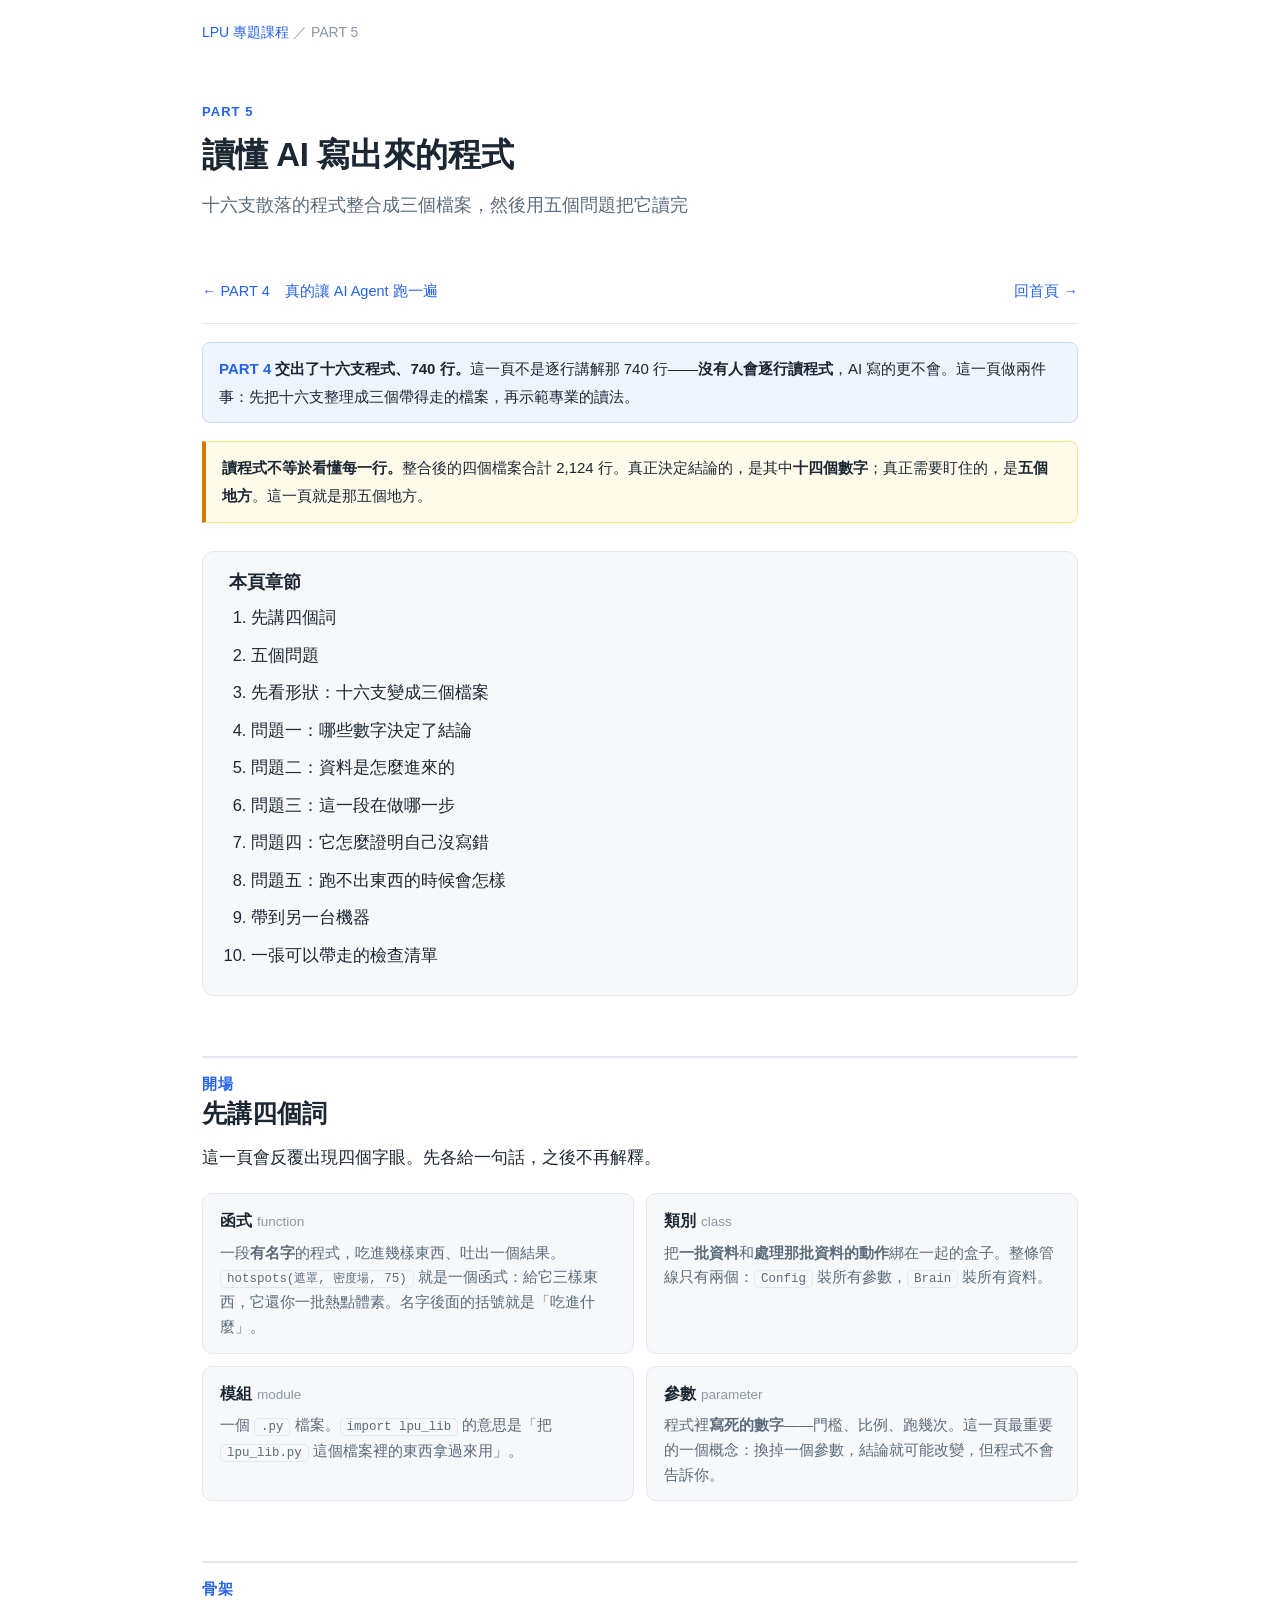
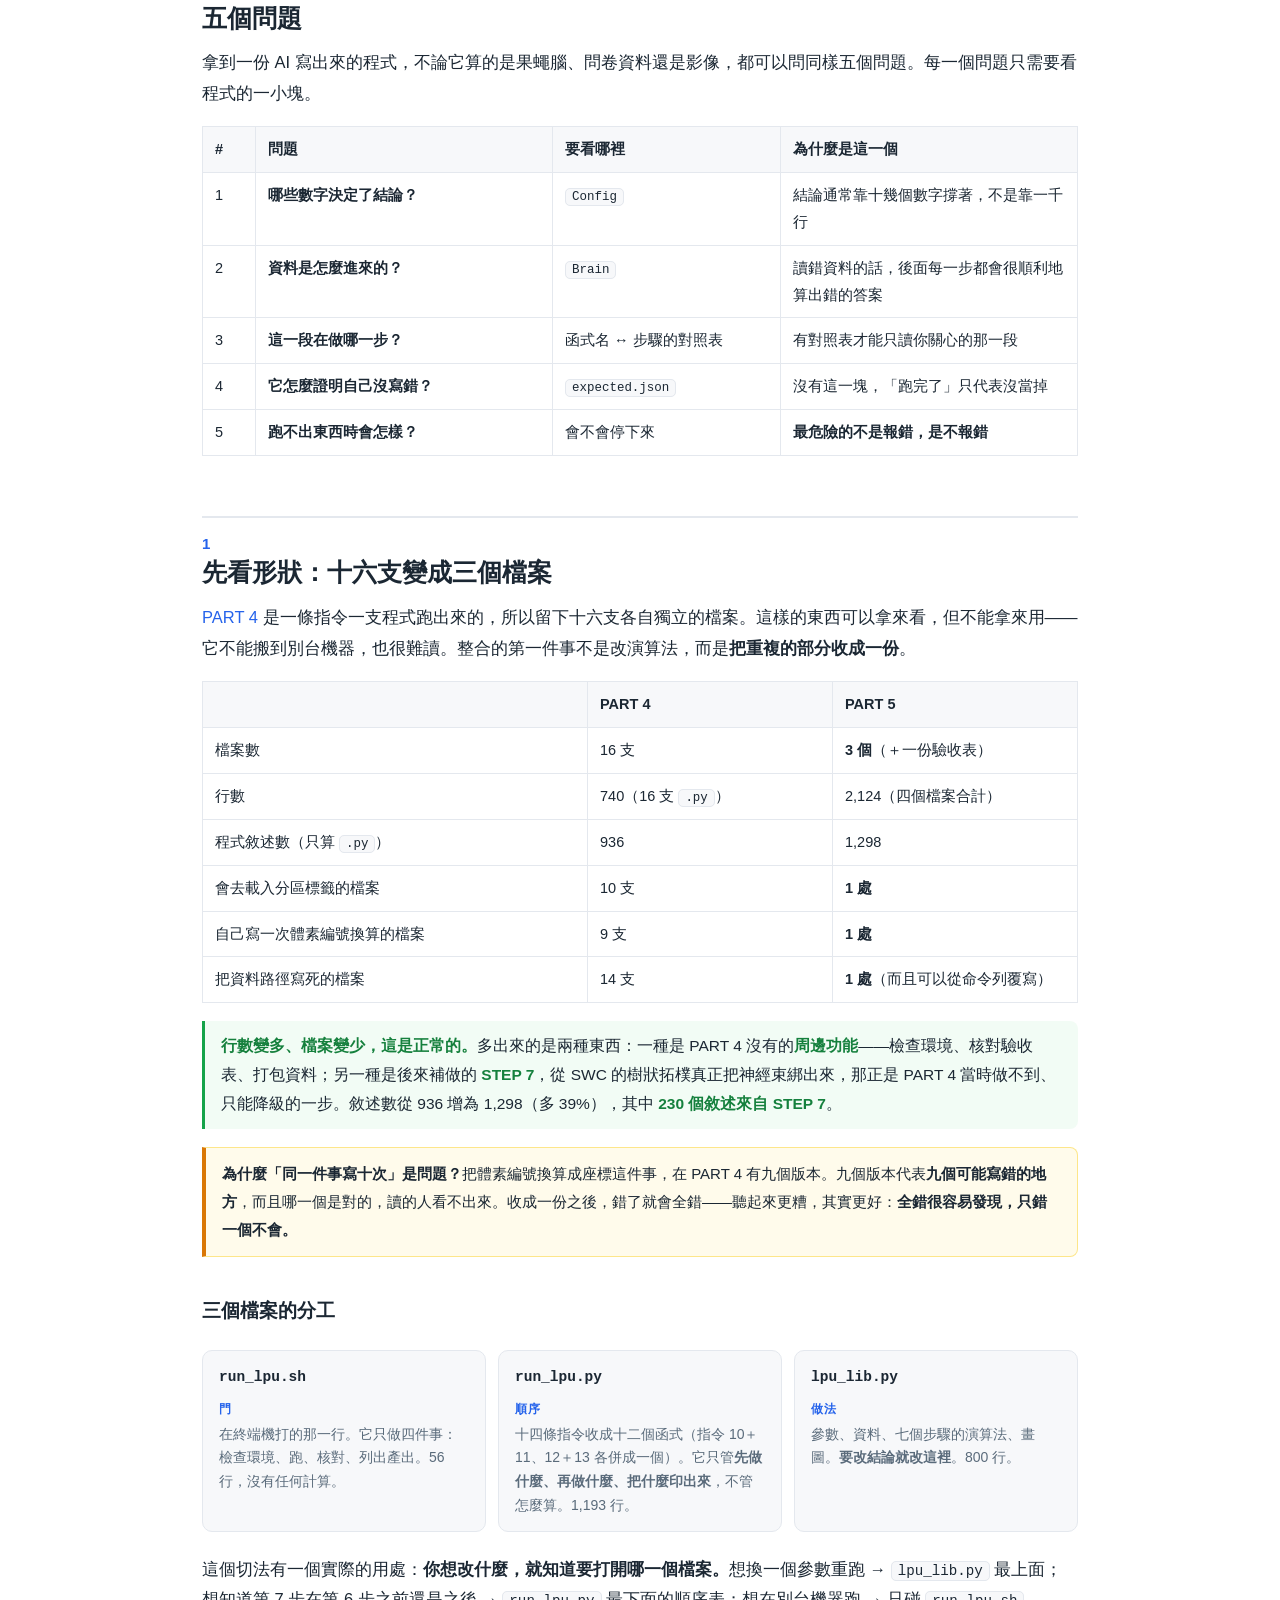
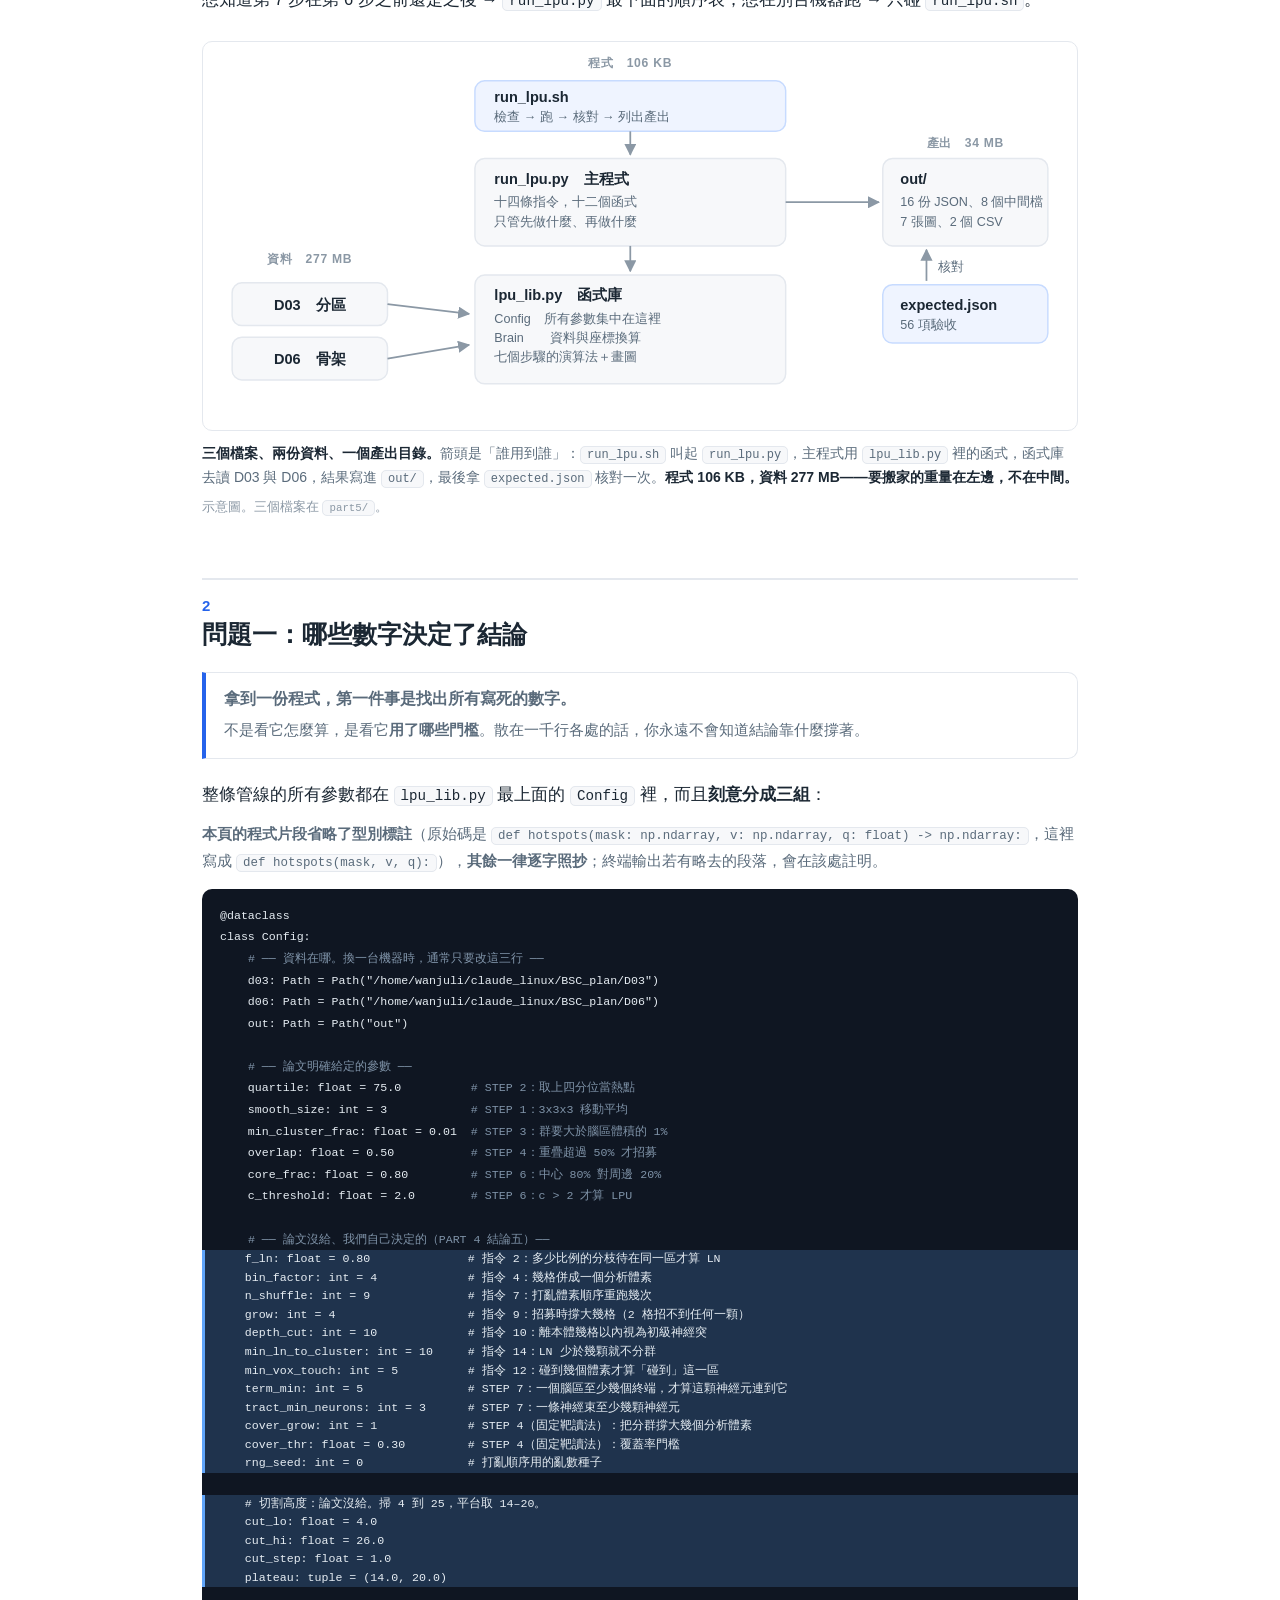
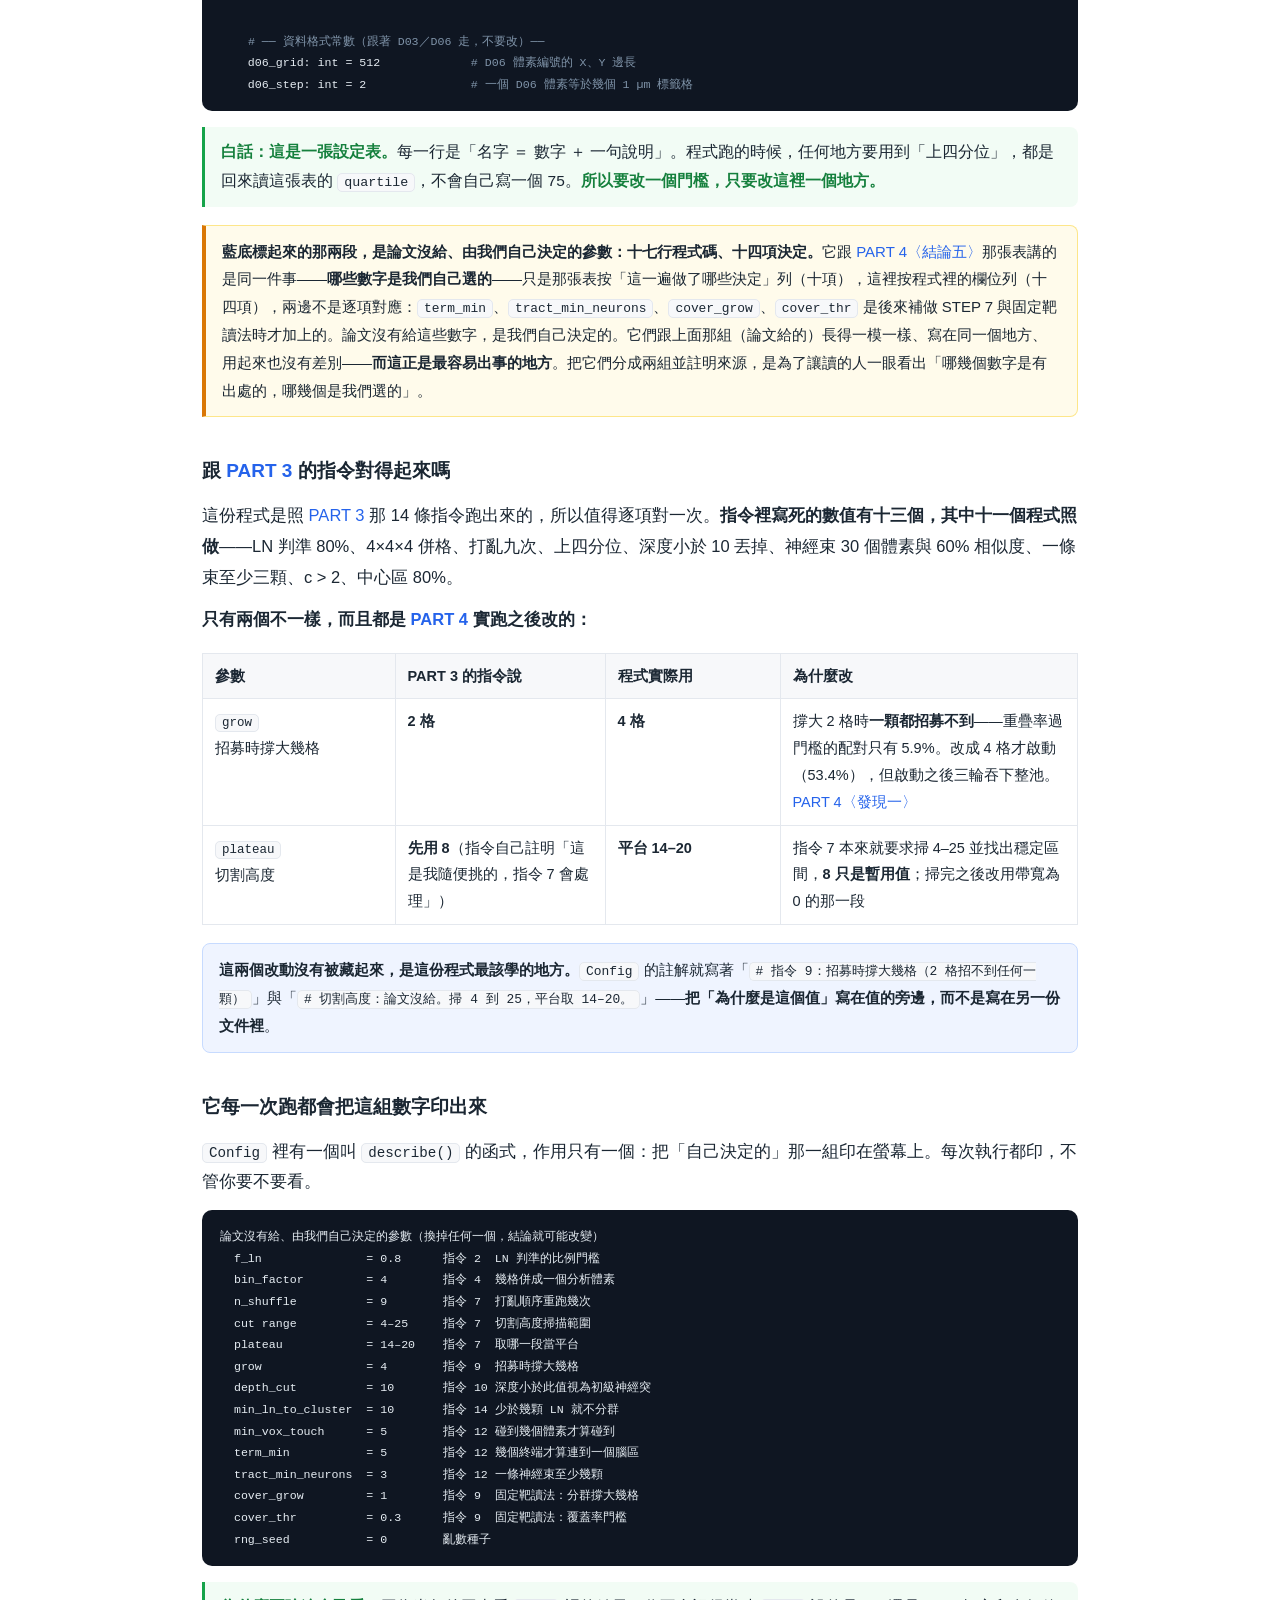
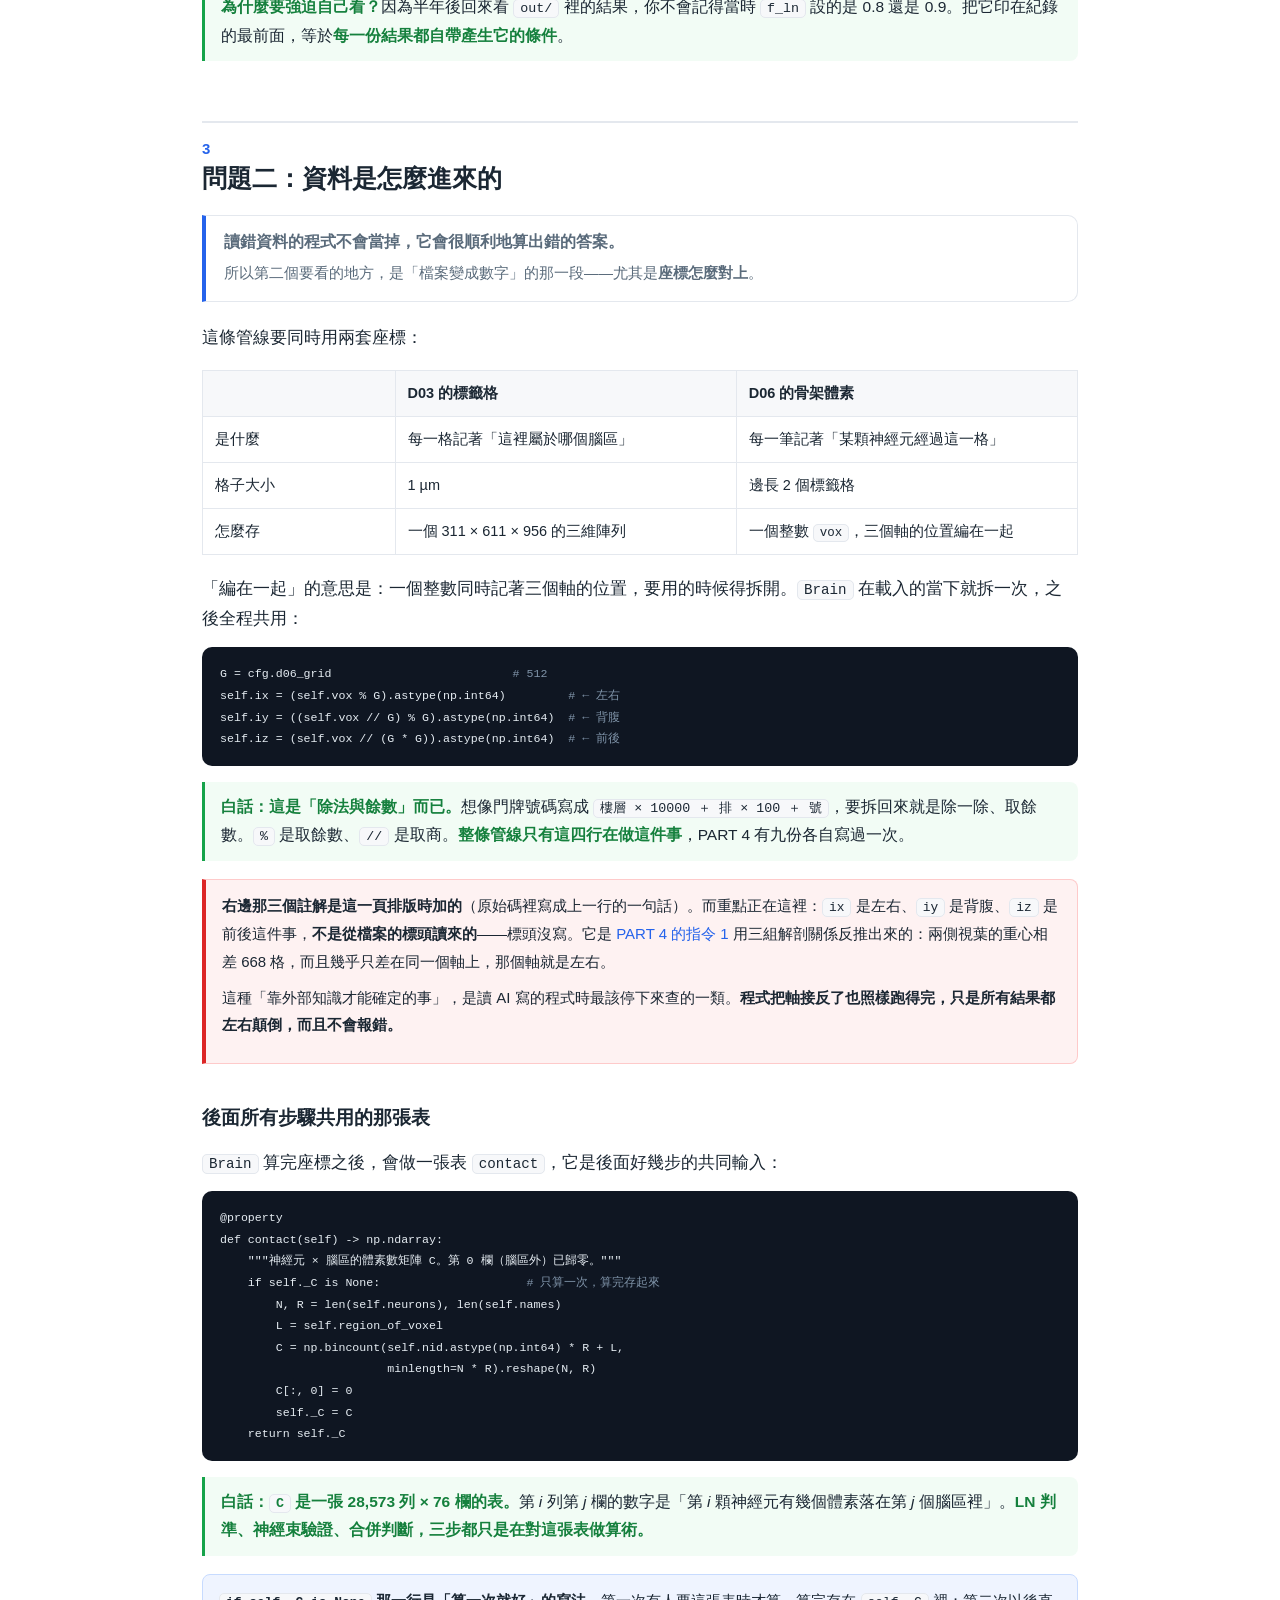
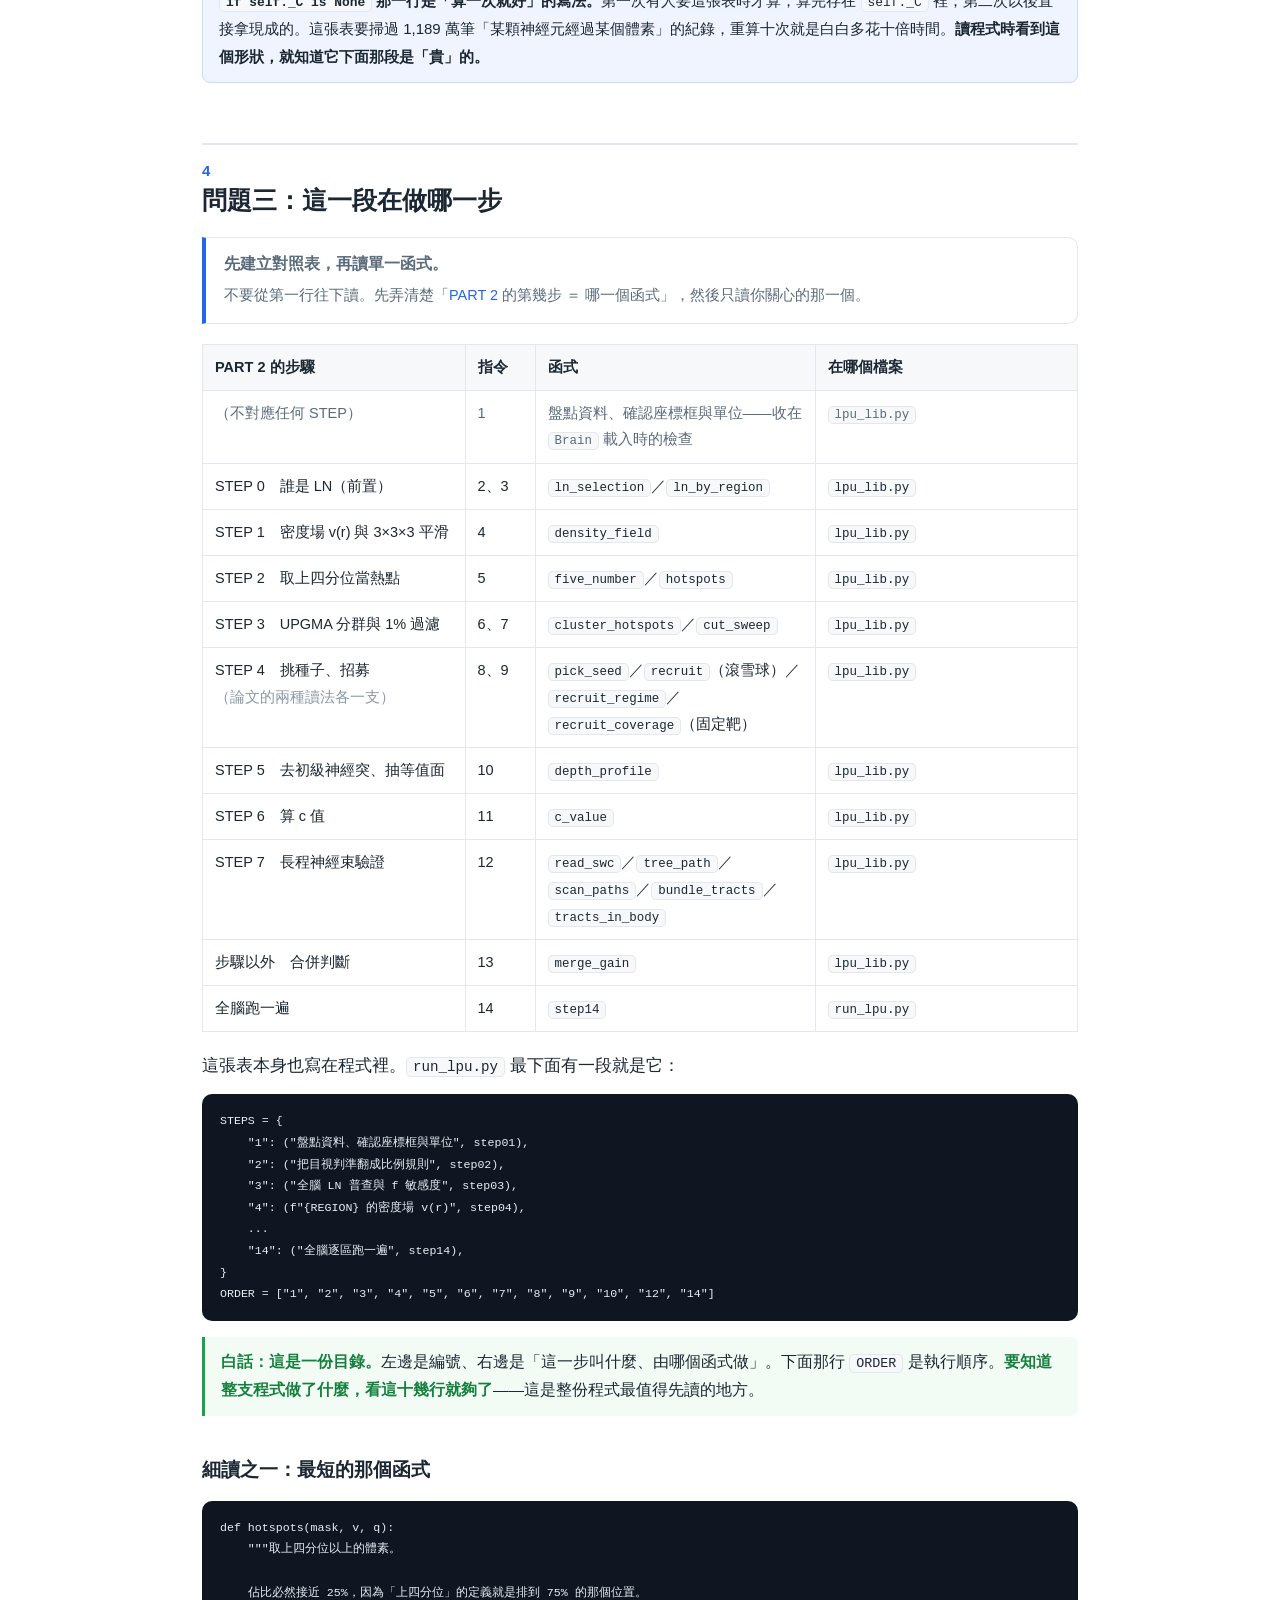
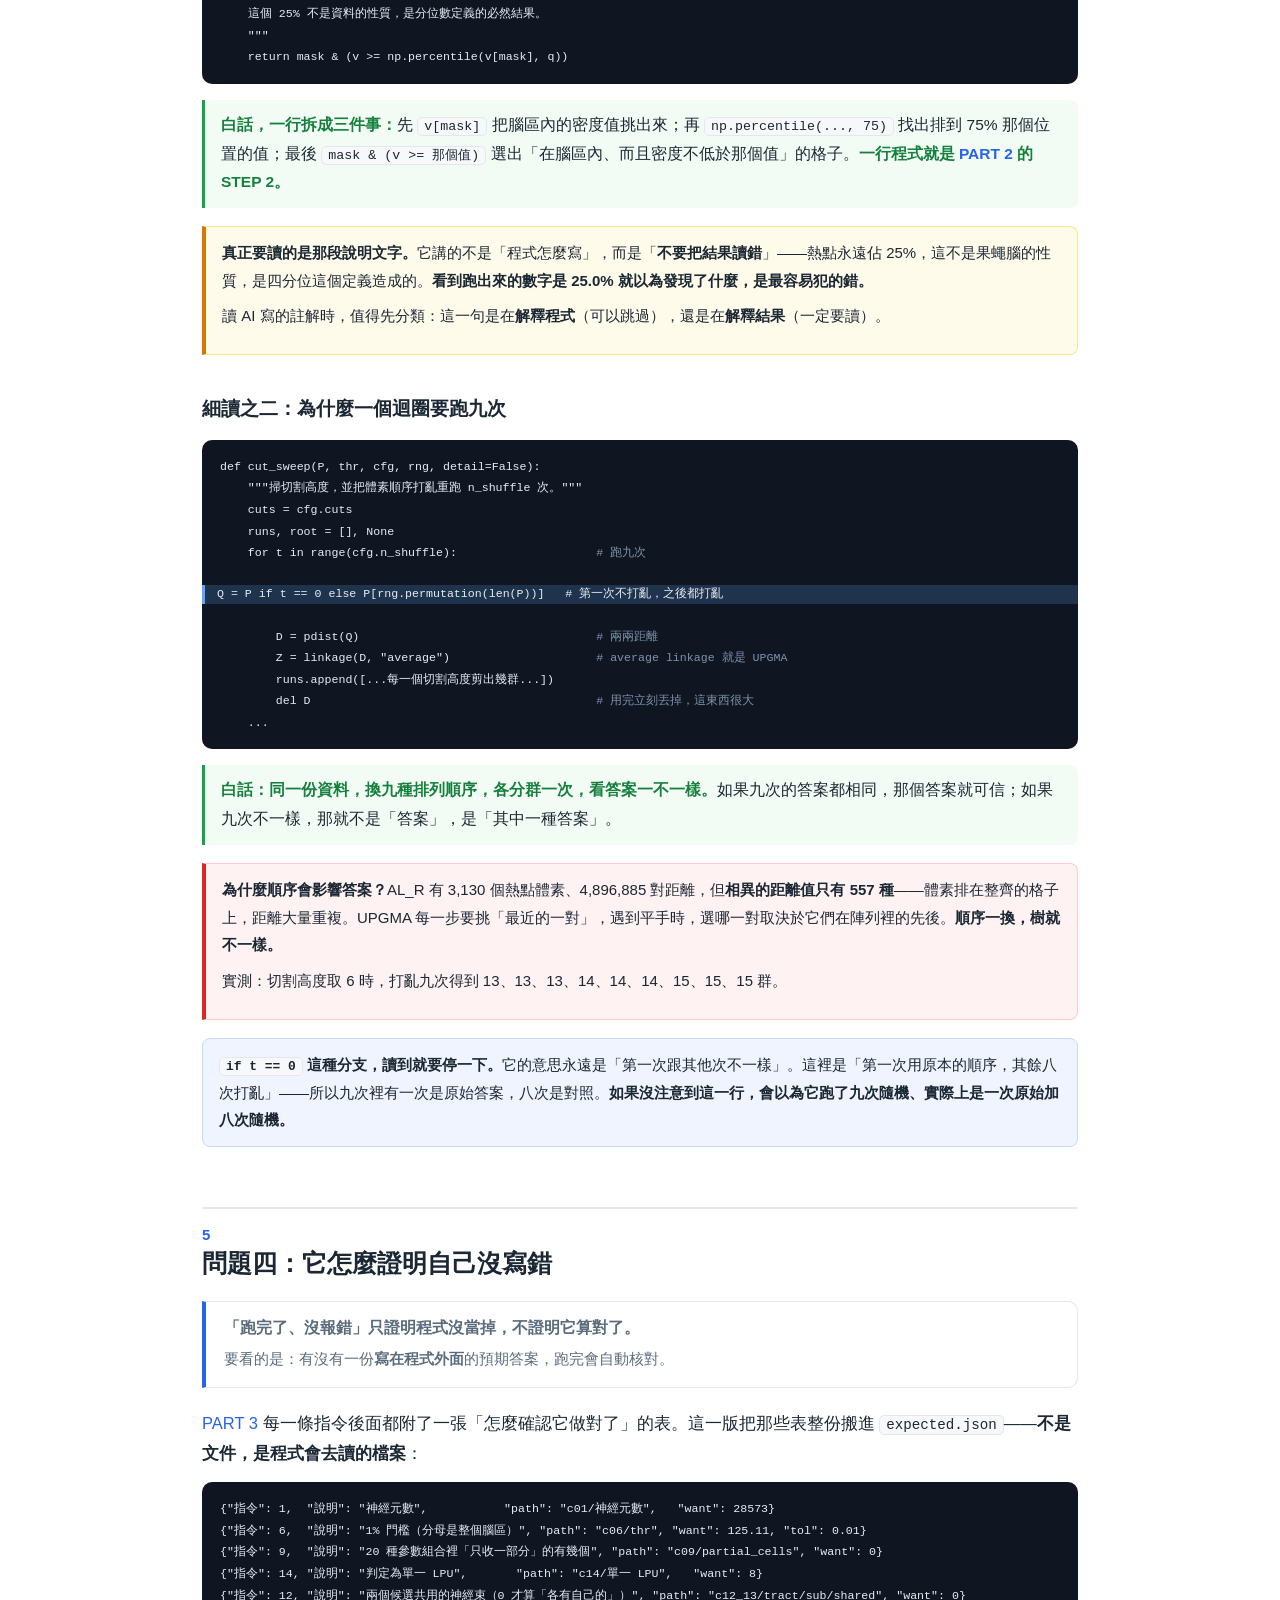
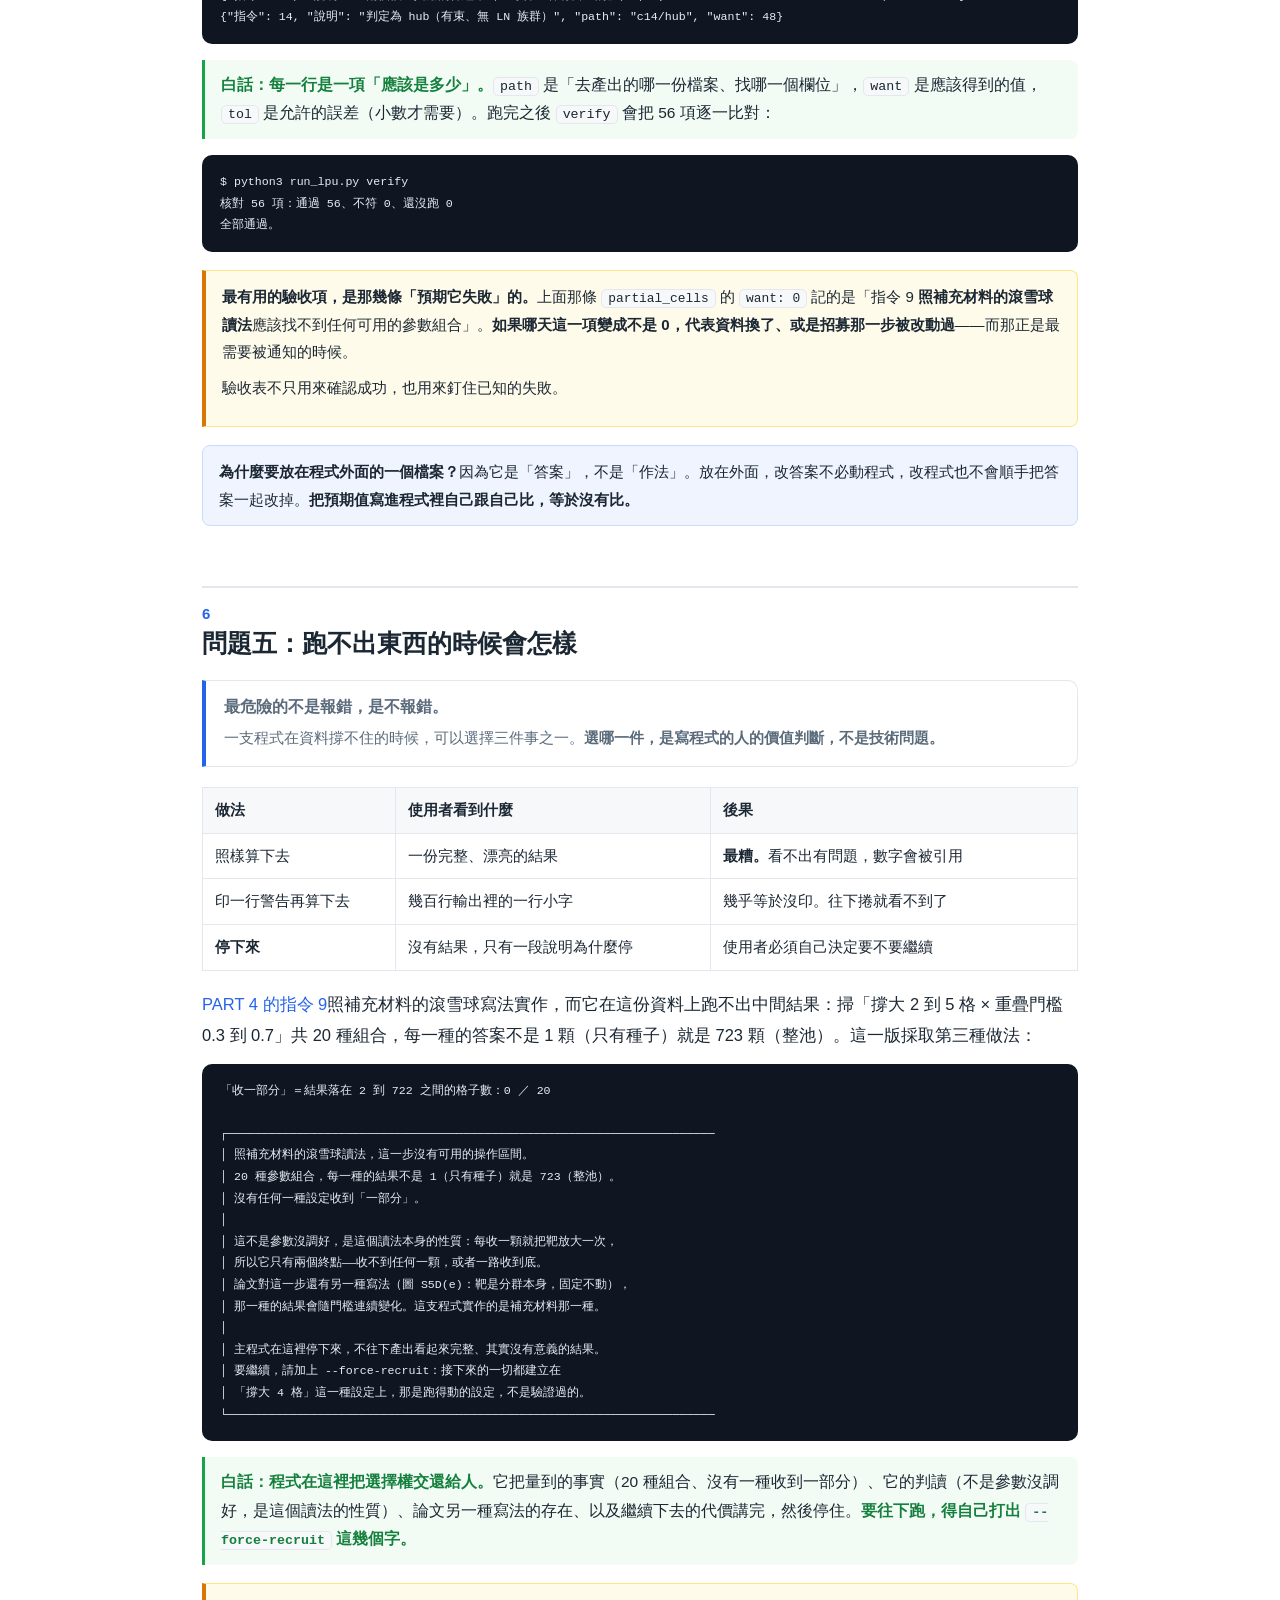
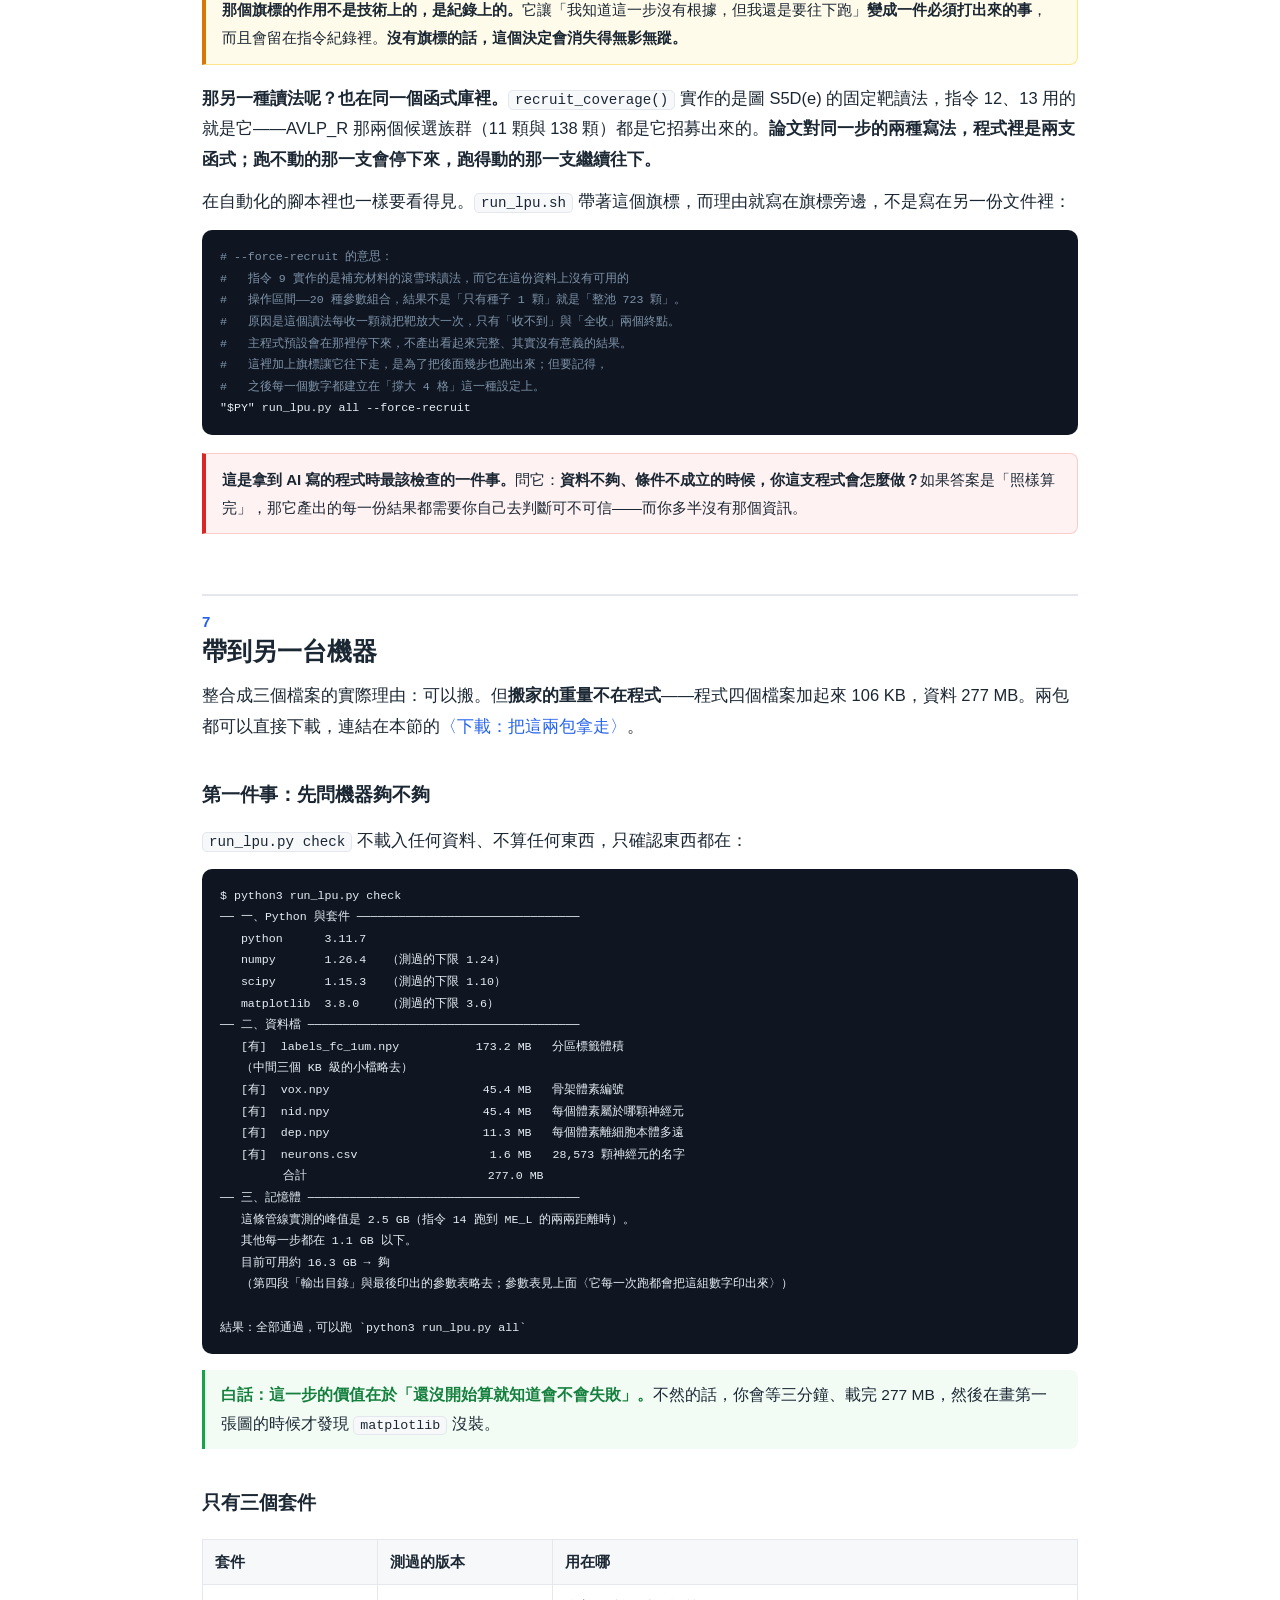
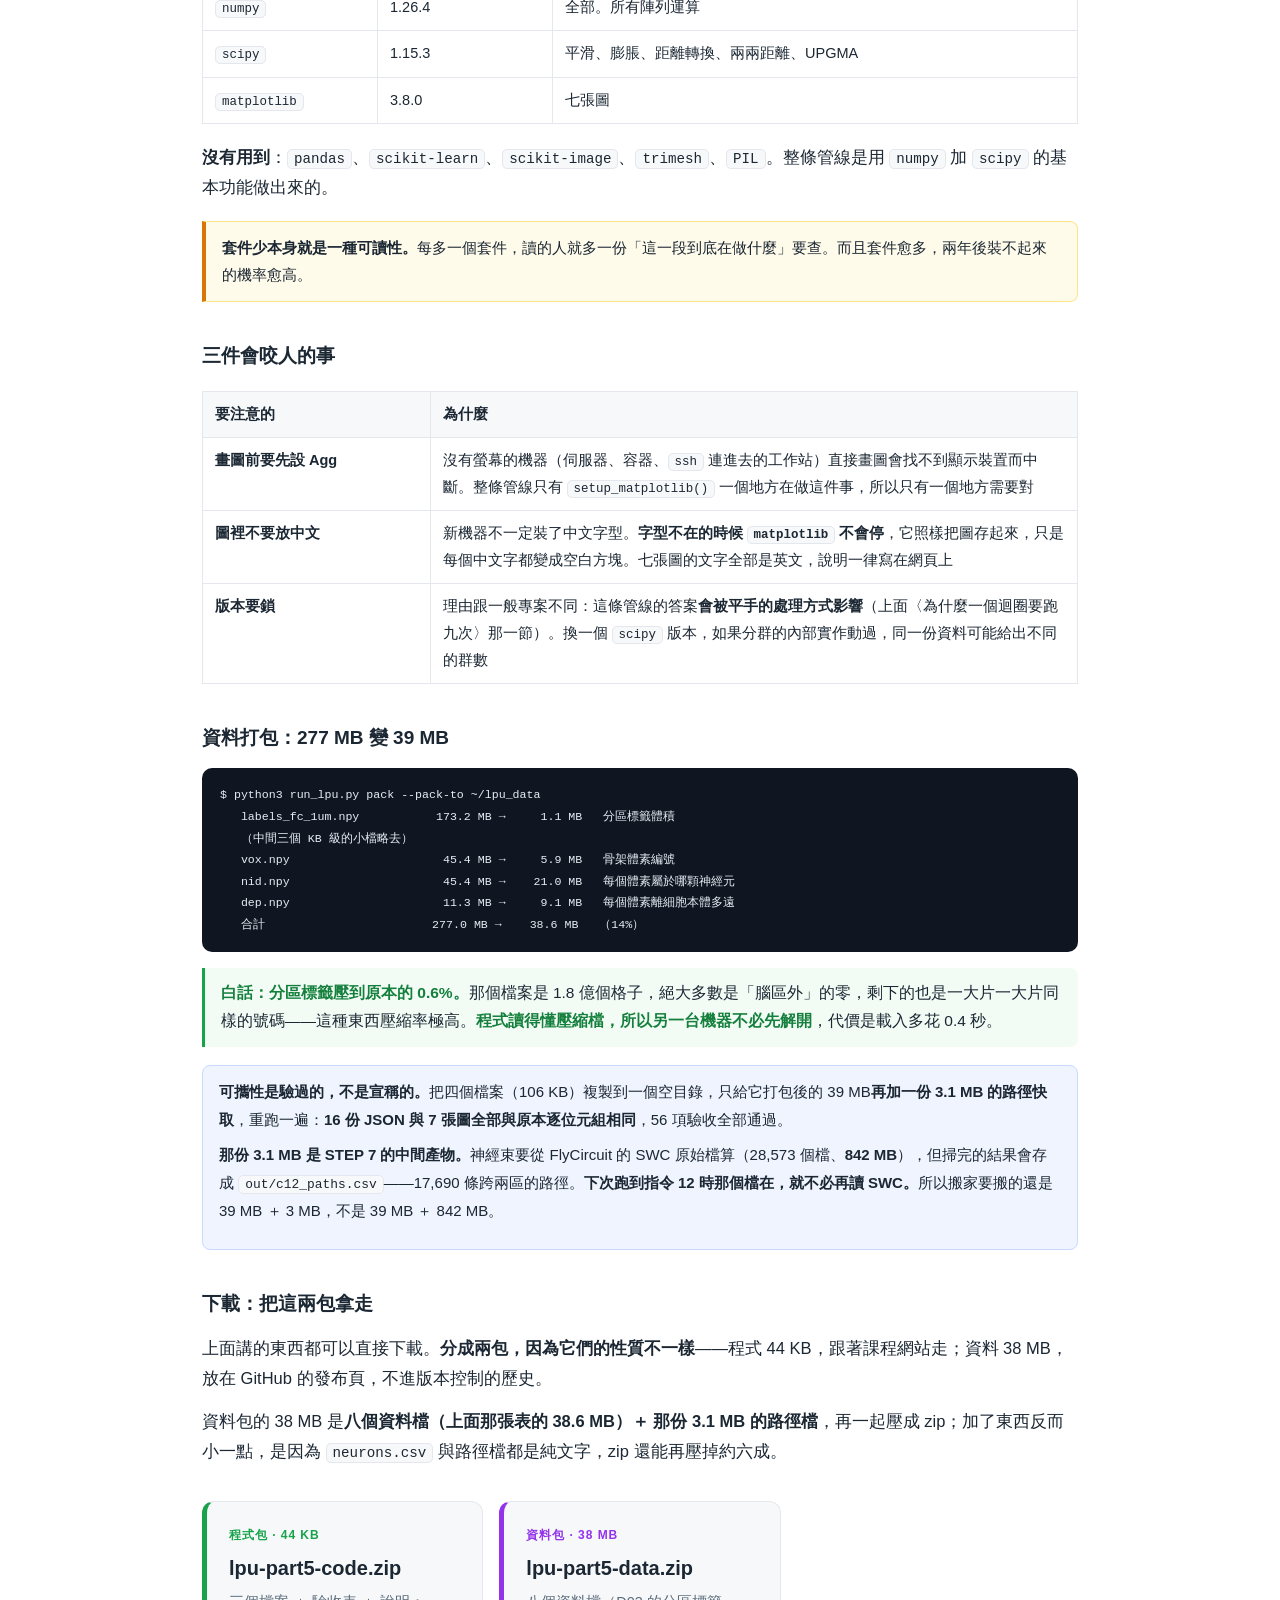
<file: python-lpu.html>
<!doctype html>
<html lang="zh-Hant">
<head>
<meta charset="utf-8">
<meta name="viewport" content="width=device-width, initial-scale=1">
<title>PART 5 讀懂 AI 寫出來的程式｜LPU 專題課程</title>
<link rel="stylesheet" href="assets/lpu.css">
</head>
<body>
<div class="crumb"><a href="index.html">LPU 專題課程</a> ／ PART 5</div>
<header class="hero">
  <p class="eyebrow">PART 5</p>
  <h1>讀懂 AI 寫出來的程式</h1>
  <p class="subtitle">十六支散落的程式整合成三個檔案，然後用五個問題把它讀完</p>
</header>

<div class="wrap">

  <div class="pager top">
    <a href="agent-run.html">← PART 4　真的讓 AI Agent 跑一遍</a>
    <a href="index.html">回首頁 →</a>
  </div>
  <div class="note">
    <b><a href="agent-run.html">PART 4</a> 交出了十六支程式、740 行。</b>這一頁不是逐行講解那 740 行——<b>沒有人會逐行讀程式</b>，AI 寫的更不會。這一頁做兩件事：先把十六支整理成三個帶得走的檔案，再示範專業的讀法。
  </div>

  <div class="callout">
    <b>讀程式不等於看懂每一行。</b>整合後的四個檔案合計 2,124 行。真正決定結論的，是其中<b>十四個數字</b>；真正需要盯住的，是<b>五個地方</b>。這一頁就是那五個地方。
  </div>

  <nav class="toc">
    <h2>本頁章節</h2>
    <ol>
      <li><a href="#s1">先講四個詞</a></li>
      <li><a href="#s2">五個問題</a></li>
      <li><a href="#s3">先看形狀：十六支變成三個檔案</a></li>
      <li><a href="#s4">問題一：哪些數字決定了結論</a></li>
      <li><a href="#s5">問題二：資料是怎麼進來的</a></li>
      <li><a href="#s6">問題三：這一段在做哪一步</a></li>
      <li><a href="#s7">問題四：它怎麼證明自己沒寫錯</a></li>
      <li><a href="#s8">問題五：跑不出東西的時候會怎樣</a></li>
      <li><a href="#s9">帶到另一台機器</a></li>
      <li><a href="#s10">一張可以帶走的檢查清單</a></li>
    </ol>
  </nav>

  <h2 id="s1"><span class="pt">開場</span>先講四個詞</h2>

  <p>這一頁會反覆出現四個字眼。先各給一句話，之後不再解釋。</p>

  <div class="terms">
    <div class="term">
      <div class="w">函式<span class="en">function</span></div>
      <p>一段<b>有名字</b>的程式，吃進幾樣東西、吐出一個結果。<code>hotspots(遮罩, 密度場, 75)</code> 就是一個函式：給它三樣東西，它還你一批熱點體素。名字後面的括號就是「吃進什麼」。</p>
    </div>
    <div class="term">
      <div class="w">類別<span class="en">class</span></div>
      <p>把<b>一批資料</b>和<b>處理那批資料的動作</b>綁在一起的盒子。整條管線只有兩個：<code>Config</code> 裝所有參數，<code>Brain</code> 裝所有資料。</p>
    </div>
    <div class="term">
      <div class="w">模組<span class="en">module</span></div>
      <p>一個 <code>.py</code> 檔案。<code>import lpu_lib</code> 的意思是「把 <code>lpu_lib.py</code> 這個檔案裡的東西拿過來用」。</p>
    </div>
    <div class="term">
      <div class="w">參數<span class="en">parameter</span></div>
      <p>程式裡<b>寫死的數字</b>——門檻、比例、跑幾次。這一頁最重要的一個概念：換掉一個參數，結論就可能改變，但程式不會告訴你。</p>
    </div>
  </div>

  <h2 id="s2"><span class="pt">骨架</span>五個問題</h2>

  <p>拿到一份 AI 寫出來的程式，不論它算的是果蠅腦、問卷資料還是影像，都可以問同樣五個問題。每一個問題只需要看程式的一小塊。</p>

  <div class="tblwrap"><table>
    <tr><th style="width:6%">#</th><th style="width:34%">問題</th><th style="width:26%">要看哪裡</th><th>為什麼是這一個</th></tr>
    <tr><td>1</td><td><b>哪些數字決定了結論？</b></td><td><code>Config</code></td><td>結論通常靠十幾個數字撐著，不是靠一千行</td></tr>
    <tr><td>2</td><td><b>資料是怎麼進來的？</b></td><td><code>Brain</code></td><td>讀錯資料的話，後面每一步都會很順利地算出錯的答案</td></tr>
    <tr><td>3</td><td><b>這一段在做哪一步？</b></td><td>函式名 ↔ 步驟的對照表</td><td>有對照表才能只讀你關心的那一段</td></tr>
    <tr><td>4</td><td><b>它怎麼證明自己沒寫錯？</b></td><td><code>expected.json</code></td><td>沒有這一塊，「跑完了」只代表沒當掉</td></tr>
    <tr><td>5</td><td><b>跑不出東西時會怎樣？</b></td><td>會不會停下來</td><td><b>最危險的不是報錯，是不報錯</b></td></tr>
  </table></div>

  <h2 id="s3"><span class="pt">1</span>先看形狀：十六支變成三個檔案</h2>

  <p><a href="agent-run.html">PART 4</a> 是一條指令一支程式跑出來的，所以留下十六支各自獨立的檔案。這樣的東西可以拿來看，但不能拿來用——它不能搬到別台機器，也很難讀。整合的第一件事不是改演算法，而是<b>把重複的部分收成一份</b>。</p>

  <div class="tblwrap"><table>
    <tr><th style="width:44%"></th><th style="width:28%">PART 4</th><th style="width:28%">PART 5</th></tr>
    <tr><td>檔案數</td><td>16 支</td><td><b>3 個</b>（＋一份驗收表）</td></tr>
    <tr><td>行數</td><td>740（16 支 <code>.py</code>）</td><td>2,124（四個檔案合計）</td></tr>
    <tr><td>程式敘述數（只算 <code>.py</code>）</td><td>936</td><td>1,298</td></tr>
    <tr><td>會去載入分區標籤的檔案</td><td>10 支</td><td><b>1 處</b></td></tr>
    <tr><td>自己寫一次體素編號換算的檔案</td><td>9 支</td><td><b>1 處</b></td></tr>
    <tr><td>把資料路徑寫死的檔案</td><td>14 支</td><td><b>1 處</b>（而且可以從命令列覆寫）</td></tr>
  </table></div>

  <div class="plain">
    <b>行數變多、檔案變少，這是正常的。</b>多出來的是兩種東西：一種是 PART 4 沒有的<b>周邊功能</b>——檢查環境、核對驗收表、打包資料；另一種是後來補做的 <b>STEP 7</b>，從 SWC 的樹狀拓樸真正把神經束綁出來，那正是 PART 4 當時做不到、只能降級的一步。敘述數從 936 增為 1,298（多 39%），其中 <b>230 個敘述來自 STEP 7</b>。
  </div>

  <div class="callout">
    <b>為什麼「同一件事寫十次」是問題？</b>把體素編號換算成座標這件事，在 PART 4 有九個版本。九個版本代表<b>九個可能寫錯的地方</b>，而且哪一個是對的，讀的人看不出來。收成一份之後，錯了就會全錯——聽起來更糟，其實更好：<b>全錯很容易發現，只錯一個不會。</b>
  </div>

  <h3>三個檔案的分工</h3>

  <div class="filecard">
    <div class="f">
      <div class="nm">run_lpu.sh</div>
      <span class="role">門</span>
      <p>在終端機打的那一行。它只做四件事：檢查環境、跑、核對、列出產出。56 行，沒有任何計算。</p>
    </div>
    <div class="f">
      <div class="nm">run_lpu.py</div>
      <span class="role">順序</span>
      <p>十四條指令收成十二個函式（指令 10＋11、12＋13 各併成一個）。它只管<b>先做什麼、再做什麼、把什麼印出來</b>，不管怎麼算。1,193 行。</p>
    </div>
    <div class="f">
      <div class="nm">lpu_lib.py</div>
      <span class="role">做法</span>
      <p>參數、資料、七個步驟的演算法、畫圖。<b>要改結論就改這裡</b>。800 行。</p>
    </div>
  </div>

  <p>這個切法有一個實際的用處：<b>你想改什麼，就知道要打開哪一個檔案。</b>想換一個參數重跑 → <code>lpu_lib.py</code> 最上面；想知道第 7 步在第 6 步之前還是之後 → <code>run_lpu.py</code> 最下面的順序表；想在別台機器跑 → 只碰 <code>run_lpu.sh</code>。</p>

  <figure class="fig">
    <svg viewBox="0 0 900 400" role="img" aria-label="三個程式檔案與資料、產出的關係圖。左邊是 D03 分區與 D06 骨架兩個資料目錄，中間由上而下是 run_lpu.sh、run_lpu.py、lpu_lib.py 三個檔案，右邊是 out 產出目錄與 expected.json 驗收表，兩者之間是核對。">
      <style>
        .bx{fill:#f7f8fa; stroke:#e4e8ee; stroke-width:1.5; rx:10}
        .bxa{fill:#eff4ff; stroke:#c7dbff; stroke-width:1.5; rx:10}
        .ti{font-size:15px; font-weight:700; fill:#1b2733}
        .sb{font-size:13px; fill:#5a6b7b}
        .hd{font-size:12.5px; font-weight:700; fill:#8b98a5; letter-spacing:.06em}
        .ar{stroke:#8b98a5; stroke-width:1.8; fill:none}
      </style>
      <defs>
        <marker id="a5" viewBox="0 0 10 10" refX="9" refY="5" markerWidth="7" markerHeight="7" orient="auto">
          <path d="M0,0 L10,5 L0,10 z" fill="#8b98a5"/>
        </marker>
      </defs>

      <text class="hd" x="110" y="228" text-anchor="middle">資料　277 MB</text>
      <rect class="bx" x="30" y="248" width="160" height="44"/>
      <text class="ti" x="110" y="276" text-anchor="middle">D03　分區</text>
      <rect class="bx" x="30" y="304" width="160" height="44"/>
      <text class="ti" x="110" y="332" text-anchor="middle">D06　骨架</text>

      <text class="hd" x="440" y="26" text-anchor="middle">程式　106 KB</text>
      <rect class="bxa" x="280" y="40" width="320" height="52"/>
      <text class="ti" x="300" y="62">run_lpu.sh</text>
      <text class="sb" x="300" y="81">檢查 → 跑 → 核對 → 列出產出</text>

      <rect class="bx" x="280" y="120" width="320" height="90"/>
      <text class="ti" x="300" y="146">run_lpu.py　主程式</text>
      <text class="sb" x="300" y="169">十四條指令，十二個函式</text>
      <text class="sb" x="300" y="189">只管先做什麼、再做什麼</text>

      <rect class="bx" x="280" y="240" width="320" height="112"/>
      <text class="ti" x="300" y="266">lpu_lib.py　函式庫</text>
      <text class="sb" x="300" y="289">Config　所有參數集中在這裡</text>
      <text class="sb" x="300" y="309">Brain　　資料與座標換算</text>
      <text class="sb" x="300" y="329">七個步驟的演算法＋畫圖</text>

      <text class="hd" x="785" y="108" text-anchor="middle">產出　34 MB</text>
      <rect class="bx" x="700" y="120" width="170" height="90"/>
      <text class="ti" x="718" y="146">out/</text>
      <text class="sb" x="718" y="169">16 份 JSON、8 個中間檔</text>
      <text class="sb" x="718" y="189">7 張圖、2 個 CSV</text>

      <rect class="bxa" x="700" y="250" width="170" height="60"/>
      <text class="ti" x="718" y="276">expected.json</text>
      <text class="sb" x="718" y="296">56 項驗收</text>

      <path class="ar" d="M440,92 L440,116" marker-end="url(#a5)"/>
      <path class="ar" d="M440,210 L440,236" marker-end="url(#a5)"/>
      <path class="ar" d="M190,270 L274,280" marker-end="url(#a5)"/>
      <path class="ar" d="M190,326 L274,312" marker-end="url(#a5)"/>
      <path class="ar" d="M600,165 L696,165" marker-end="url(#a5)"/>
      <path class="ar" d="M745,246 L745,214" marker-end="url(#a5)"/>
      <text class="sb" x="757" y="236">核對</text>
    </svg>
    <figcaption><b>三個檔案、兩份資料、一個產出目錄。</b>箭頭是「誰用到誰」：<code>run_lpu.sh</code> 叫起 <code>run_lpu.py</code>，主程式用 <code>lpu_lib.py</code> 裡的函式，函式庫去讀 D03 與 D06，結果寫進 <code>out/</code>，最後拿 <code>expected.json</code> 核對一次。<b>程式 106 KB，資料 277 MB——要搬家的重量在左邊，不在中間。</b>
    <span class="figsrc">示意圖。三個檔案在 <code>part5/</code>。</span></figcaption>
  </figure>

  <h2 id="s4"><span class="pt">2</span>問題一：哪些數字決定了結論</h2>

  <div class="ask">
    <p class="q">拿到一份程式，第一件事是找出所有寫死的數字。</p>
    <p>不是看它怎麼算，是看它<b>用了哪些門檻</b>。散在一千行各處的話，你永遠不會知道結論靠什麼撐著。</p>
  </div>

  <p>整條管線的所有參數都在 <code>lpu_lib.py</code> 最上面的 <code>Config</code> 裡，而且<b>刻意分成三組</b>：</p>

  <p style="color:var(--soft);font-size:14.5px"><b>本頁的程式片段省略了型別標註</b>（原始碼是 <code>def hotspots(mask: np.ndarray, v: np.ndarray, q: float) -&gt; np.ndarray:</code>，這裡寫成 <code>def hotspots(mask, v, q):</code>），<b>其餘一律逐字照抄</b>；終端輸出若有略去的段落，會在該處註明。</p>

  <pre><code>@dataclass
class Config:
    <span class="cm"># ── 資料在哪。換一台機器時，通常只要改這三行 ──</span>
    d03: Path = Path("/home/wanjuli/claude_linux/BSC_plan/D03")
    d06: Path = Path("/home/wanjuli/claude_linux/BSC_plan/D06")
    out: Path = Path("out")

    <span class="cm"># ── 論文明確給定的參數 ──</span>
    quartile: float = 75.0          <span class="cm"># STEP 2：取上四分位當熱點</span>
    smooth_size: int = 3            <span class="cm"># STEP 1：3x3x3 移動平均</span>
    min_cluster_frac: float = 0.01  <span class="cm"># STEP 3：群要大於腦區體積的 1%</span>
    overlap: float = 0.50           <span class="cm"># STEP 4：重疊超過 50% 才招募</span>
    core_frac: float = 0.80         <span class="cm"># STEP 6：中心 80% 對周邊 20%</span>
    c_threshold: float = 2.0        <span class="cm"># STEP 6：c &gt; 2 才算 LPU</span>

    <span class="cm"># ── 論文沒給、我們自己決定的（PART 4 結論五）──</span>
<span class="hl">    f_ln: float = 0.80              # 指令 2：多少比例的分枝待在同一區才算 LN</span><span class="hl">    bin_factor: int = 4             # 指令 4：幾格併成一個分析體素</span><span class="hl">    n_shuffle: int = 9              # 指令 7：打亂體素順序重跑幾次</span><span class="hl">    grow: int = 4                   # 指令 9：招募時撐大幾格（2 格招不到任何一顆）</span><span class="hl">    depth_cut: int = 10             # 指令 10：離本體幾格以內視為初級神經突</span><span class="hl">    min_ln_to_cluster: int = 10     # 指令 14：LN 少於幾顆就不分群</span><span class="hl">    min_vox_touch: int = 5          # 指令 12：碰到幾個體素才算「碰到」這一區</span><span class="hl">    term_min: int = 5               # STEP 7：一個腦區至少幾個終端，才算這顆神經元連到它</span><span class="hl">    tract_min_neurons: int = 3      # STEP 7：一條神經束至少幾顆神經元</span><span class="hl">    cover_grow: int = 1             # STEP 4（固定靶讀法）：把分群撐大幾個分析體素</span><span class="hl">    cover_thr: float = 0.30         # STEP 4（固定靶讀法）：覆蓋率門檻</span><span class="hl">    rng_seed: int = 0               # 打亂順序用的亂數種子</span>
<span class="hl">    # 切割高度：論文沒給。掃 4 到 25，平台取 14–20。</span><span class="hl">    cut_lo: float = 4.0</span><span class="hl">    cut_hi: float = 26.0</span><span class="hl">    cut_step: float = 1.0</span><span class="hl">    plateau: tuple = (14.0, 20.0)</span>

    <span class="cm"># ── 資料格式常數（跟著 D03／D06 走，不要改）──</span>
    d06_grid: int = 512             <span class="cm"># D06 體素編號的 X、Y 邊長</span>
    d06_step: int = 2               <span class="cm"># 一個 D06 體素等於幾個 1 µm 標籤格</span></code></pre>

  <div class="plain">
    <b>白話：這是一張設定表。</b>每一行是「名字 ＝ 數字 ＋ 一句說明」。程式跑的時候，任何地方要用到「上四分位」，都是回來讀這張表的 <code>quartile</code>，不會自己寫一個 75。<b>所以要改一個門檻，只要改這裡一個地方。</b>
  </div>

  <div class="callout">
    <b>藍底標起來的那兩段，是論文沒給、由我們自己決定的參數：十七行程式碼、十四項決定。</b>它跟 <a href="agent-run.html">PART 4〈結論五〉</a>那張表講的是同一件事——<b>哪些數字是我們自己選的</b>——只是那張表按「這一遍做了哪些決定」列（十項），這裡按程式裡的欄位列（十四項），兩邊不是逐項對應：<code>term_min</code>、<code>tract_min_neurons</code>、<code>cover_grow</code>、<code>cover_thr</code> 是後來補做 STEP 7 與固定靶讀法時才加上的。論文沒有給這些數字，是我們自己決定的。它們跟上面那組（論文給的）長得一模一樣、寫在同一個地方、用起來也沒有差別——<b>而這正是最容易出事的地方</b>。把它們分成兩組並註明來源，是為了讓讀的人一眼看出「哪幾個數字是有出處的，哪幾個是我們選的」。
  </div>

  <h3 id="vs-part3">跟 <a href="agent-prompts.html">PART 3</a> 的指令對得起來嗎</h3>

  <p>這份程式是照 <a href="agent-prompts.html">PART 3</a> 那 14 條指令跑出來的，所以值得逐項對一次。<b>指令裡寫死的數值有十三個，其中十一個程式照做</b>——LN 判準 80%、4×4×4 併格、打亂九次、上四分位、深度小於 10 丟掉、神經束 30 個體素與 60% 相似度、一條束至少三顆、c &gt; 2、中心區 80%。</p>

  <p><b>只有兩個不一樣，而且都是 <a href="agent-run.html">PART 4</a> 實跑之後改的：</b></p>

  <div class="tblwrap"><table>
    <tr><th style="width:22%">參數</th><th style="width:24%">PART 3 的指令說</th><th style="width:20%">程式實際用</th><th>為什麼改</th></tr>
    <tr><td><code>grow</code><br>招募時撐大幾格</td><td><b>2 格</b></td><td><b>4 格</b></td><td>撐大 2 格時<b>一顆都招募不到</b>——重疊率過門檻的配對只有 5.9%。改成 4 格才啟動（53.4%），但啟動之後三輪吞下整池。<a href="agent-run.html#two-readings">PART 4〈發現一〉</a></td></tr>
    <tr><td><code>plateau</code><br>切割高度</td><td><b>先用 8</b>（指令自己註明「這是我隨便挑的，指令 7 會處理」）</td><td><b>平台 14–20</b></td><td>指令 7 本來就要求掃 4–25 並找出穩定區間，<b>8 只是暫用值</b>；掃完之後改用帶寬為 0 的那一段</td></tr>
  </table></div>

  <div class="note">
    <b>這兩個改動沒有被藏起來，是這份程式最該學的地方。</b><code>Config</code> 的註解就寫著「<code># 指令 9：招募時撐大幾格（2 格招不到任何一顆）</code>」與「<code># 切割高度：論文沒給。掃 4 到 25，平台取 14–20。</code>」——<b>把「為什麼是這個值」寫在值的旁邊，而不是寫在另一份文件裡</b>。
  </div>

  <h3>它每一次跑都會把這組數字印出來</h3>

  <p><code>Config</code> 裡有一個叫 <code>describe()</code> 的函式，作用只有一個：把「自己決定的」那一組印在螢幕上。每次執行都印，不管你要不要看。</p>

  <pre><code>論文沒有給、由我們自己決定的參數（換掉任何一個，結論就可能改變）
  f_ln               = 0.8      指令 2  LN 判準的比例門檻
  bin_factor         = 4        指令 4  幾格併成一個分析體素
  n_shuffle          = 9        指令 7  打亂順序重跑幾次
  cut range          = 4–25     指令 7  切割高度掃描範圍
  plateau            = 14–20    指令 7  取哪一段當平台
  grow               = 4        指令 9  招募時撐大幾格
  depth_cut          = 10       指令 10 深度小於此值視為初級神經突
  min_ln_to_cluster  = 10       指令 14 少於幾顆 LN 就不分群
  min_vox_touch      = 5        指令 12 碰到幾個體素才算碰到
  term_min           = 5        指令 12 幾個終端才算連到一個腦區
  tract_min_neurons  = 3        指令 12 一條神經束至少幾顆
  cover_grow         = 1        指令 9  固定靶讀法：分群撐大幾格
  cover_thr          = 0.3      指令 9  固定靶讀法：覆蓋率門檻
  rng_seed           = 0        亂數種子</code></pre>

  <div class="plain">
    <b>為什麼要強迫自己看？</b>因為半年後回來看 <code>out/</code> 裡的結果，你不會記得當時 <code>f_ln</code> 設的是 0.8 還是 0.9。把它印在紀錄的最前面，等於<b>每一份結果都自帶產生它的條件</b>。
  </div>

  <h2 id="s5"><span class="pt">3</span>問題二：資料是怎麼進來的</h2>

  <div class="ask">
    <p class="q">讀錯資料的程式不會當掉，它會很順利地算出錯的答案。</p>
    <p>所以第二個要看的地方，是「檔案變成數字」的那一段——尤其是<b>座標怎麼對上</b>。</p>
  </div>

  <p>這條管線要同時用兩套座標：</p>

  <div class="tblwrap"><table>
    <tr><th style="width:22%"></th><th style="width:39%">D03 的標籤格</th><th style="width:39%">D06 的骨架體素</th></tr>
    <tr><td>是什麼</td><td>每一格記著「這裡屬於哪個腦區」</td><td>每一筆記著「某顆神經元經過這一格」</td></tr>
    <tr><td>格子大小</td><td>1 µm</td><td>邊長 2 個標籤格</td></tr>
    <tr><td>怎麼存</td><td>一個 311 × 611 × 956 的三維陣列</td><td>一個整數 <code>vox</code>，三個軸的位置編在一起</td></tr>
  </table></div>

  <p>「編在一起」的意思是：一個整數同時記著三個軸的位置，要用的時候得拆開。<code>Brain</code> 在載入的當下就拆一次，之後全程共用：</p>

  <pre><code>G = cfg.d06_grid                          <span class="cm"># 512</span>
self.ix = (self.vox % G).astype(np.int64)         <span class="cm"># ← 左右</span>
self.iy = ((self.vox // G) % G).astype(np.int64)  <span class="cm"># ← 背腹</span>
self.iz = (self.vox // (G * G)).astype(np.int64)  <span class="cm"># ← 前後</span></code></pre>

  <div class="plain">
    <b>白話：這是「除法與餘數」而已。</b>想像門牌號碼寫成 <code>樓層 × 10000 ＋ 排 × 100 ＋ 號</code>，要拆回來就是除一除、取餘數。<code>%</code> 是取餘數、<code>//</code> 是取商。<b>整條管線只有這四行在做這件事</b>，PART 4 有九份各自寫過一次。
  </div>

  <div class="danger">
    <b>右邊那三個註解是這一頁排版時加的</b>（原始碼裡寫成上一行的一句話）。而重點正在這裡：<code>ix</code> 是左右、<code>iy</code> 是背腹、<code>iz</code> 是前後這件事，<b>不是從檔案的標頭讀來的</b>——標頭沒寫。它是 <a href="agent-run.html">PART 4 的指令 1</a> 用三組解剖關係反推出來的：兩側視葉的重心相差 668 格，而且幾乎只差在同一個軸上，那個軸就是左右。
    <p style="margin-top:8px">這種「靠外部知識才能確定的事」，是讀 AI 寫的程式時最該停下來查的一類。<b>程式把軸接反了也照樣跑得完，只是所有結果都左右顛倒，而且不會報錯。</b></p>
  </div>

  <h3>後面所有步驟共用的那張表</h3>

  <p><code>Brain</code> 算完座標之後，會做一張表 <code>contact</code>，它是後面好幾步的共同輸入：</p>

  <pre><code>@property
def contact(self) -&gt; np.ndarray:
    """神經元 × 腦區的體素數矩陣 C。第 0 欄（腦區外）已歸零。"""
    if self._C is None:                     <span class="cm"># 只算一次，算完存起來</span>
        N, R = len(self.neurons), len(self.names)
        L = self.region_of_voxel
        C = np.bincount(self.nid.astype(np.int64) * R + L,
                        minlength=N * R).reshape(N, R)
        C[:, 0] = 0
        self._C = C
    return self._C</code></pre>

  <div class="plain">
    <b>白話：<code>C</code> 是一張 28,573 列 × 76 欄的表。</b>第 <i>i</i> 列第 <i>j</i> 欄的數字是「第 <i>i</i> 顆神經元有幾個體素落在第 <i>j</i> 個腦區裡」。<b>LN 判準、神經束驗證、合併判斷，三步都只是在對這張表做算術。</b>
  </div>

  <div class="note">
    <b><code>if self._C is None</code> 那一行是「算一次就好」的寫法。</b>第一次有人要這張表時才算，算完存在 <code>self._C</code> 裡；第二次以後直接拿現成的。這張表要掃過 1,189 萬筆「某顆神經元經過某個體素」的紀錄，重算十次就是白白多花十倍時間。<b>讀程式時看到這個形狀，就知道它下面那段是「貴」的。</b>
  </div>

  <h2 id="s6"><span class="pt">4</span>問題三：這一段在做哪一步</h2>

  <div class="ask">
    <p class="q">先建立對照表，再讀單一函式。</p>
    <p>不要從第一行往下讀。先弄清楚「<a href="how-to-draw-lpu.html">PART 2</a> 的第幾步 ＝ 哪一個函式」，然後只讀你關心的那一個。</p>
  </div>

  <div class="tblwrap"><table>
    <tr><th style="width:30%">PART 2 的步驟</th><th style="width:8%">指令</th><th style="width:32%">函式</th><th>在哪個檔案</th></tr>
    <tr style="color:var(--soft)"><td>（不對應任何 STEP）</td><td>1</td><td>盤點資料、確認座標框與單位——收在 <code>Brain</code> 載入時的檢查</td><td><code>lpu_lib.py</code></td></tr>
    <tr><td>STEP 0　誰是 LN（前置）</td><td>2、3</td><td><code>ln_selection</code>／<code>ln_by_region</code></td><td><code>lpu_lib.py</code></td></tr>
    <tr><td>STEP 1　密度場 v(r) 與 3×3×3 平滑</td><td>4</td><td><code>density_field</code></td><td><code>lpu_lib.py</code></td></tr>
    <tr><td>STEP 2　取上四分位當熱點</td><td>5</td><td><code>five_number</code>／<code>hotspots</code></td><td><code>lpu_lib.py</code></td></tr>
    <tr><td>STEP 3　UPGMA 分群與 1% 過濾</td><td>6、7</td><td><code>cluster_hotspots</code>／<code>cut_sweep</code></td><td><code>lpu_lib.py</code></td></tr>
    <tr><td>STEP 4　挑種子、招募<br><span style="color:var(--faint);font-weight:400">（論文的兩種讀法各一支）</span></td><td>8、9</td><td><code>pick_seed</code>／<code>recruit</code>（滾雪球）／<code>recruit_regime</code>／<code>recruit_coverage</code>（固定靶）</td><td><code>lpu_lib.py</code></td></tr>
    <tr><td>STEP 5　去初級神經突、抽等值面</td><td>10</td><td><code>depth_profile</code></td><td><code>lpu_lib.py</code></td></tr>
    <tr><td>STEP 6　算 c 值</td><td>11</td><td><code>c_value</code></td><td><code>lpu_lib.py</code></td></tr>
    <tr><td>STEP 7　長程神經束驗證</td><td>12</td><td><code>read_swc</code>／<code>tree_path</code>／<code>scan_paths</code>／<code>bundle_tracts</code>／<code>tracts_in_body</code></td><td><code>lpu_lib.py</code></td></tr>
    <tr><td>步驟以外　合併判斷</td><td>13</td><td><code>merge_gain</code></td><td><code>lpu_lib.py</code></td></tr>
    <tr><td>全腦跑一遍</td><td>14</td><td><code>step14</code></td><td><code>run_lpu.py</code></td></tr>
  </table></div>

  <p>這張表本身也寫在程式裡。<code>run_lpu.py</code> 最下面有一段就是它：</p>

  <pre><code>STEPS = {
    "1": ("盤點資料、確認座標框與單位", step01),
    "2": ("把目視判準翻成比例規則", step02),
    "3": ("全腦 LN 普查與 f 敏感度", step03),
    "4": (f"{REGION} 的密度場 v(r)", step04),
    ...
    "14": ("全腦逐區跑一遍", step14),
}
ORDER = ["1", "2", "3", "4", "5", "6", "7", "8", "9", "10", "12", "14"]</code></pre>

  <div class="plain">
    <b>白話：這是一份目錄。</b>左邊是編號、右邊是「這一步叫什麼、由哪個函式做」。下面那行 <code>ORDER</code> 是執行順序。<b>要知道整支程式做了什麼，看這十幾行就夠了</b>——這是整份程式最值得先讀的地方。
  </div>

  <h3>細讀之一：最短的那個函式</h3>

  <pre><code>def hotspots(mask, v, q):
    """取上四分位以上的體素。

    佔比必然接近 25%，因為「上四分位」的定義就是排到 75% 的那個位置。
    這個 25% 不是資料的性質，是分位數定義的必然結果。
    """
    return mask &amp; (v &gt;= np.percentile(v[mask], q))</code></pre>

  <div class="plain">
    <b>白話，一行拆成三件事：</b>先 <code>v[mask]</code> 把腦區內的密度值挑出來；再 <code>np.percentile(..., 75)</code> 找出排到 75% 那個位置的值；最後 <code>mask &amp; (v &gt;= 那個值)</code> 選出「在腦區內、而且密度不低於那個值」的格子。<b>一行程式就是 <a href="how-to-draw-lpu.html">PART 2</a> 的 STEP 2。</b>
  </div>

  <div class="callout">
    <b>真正要讀的是那段說明文字。</b>它講的不是「程式怎麼寫」，而是「<b>不要把結果讀錯</b>」——熱點永遠佔 25%，這不是果蠅腦的性質，是四分位這個定義造成的。<b>看到跑出來的數字是 25.0% 就以為發現了什麼，是最容易犯的錯。</b>
    <p style="margin-top:8px">讀 AI 寫的註解時，值得先分類：這一句是在<b>解釋程式</b>（可以跳過），還是在<b>解釋結果</b>（一定要讀）。</p>
  </div>

  <h3>細讀之二：為什麼一個迴圈要跑九次</h3>

  <pre><code>def cut_sweep(P, thr, cfg, rng, detail=False):
    """掃切割高度，並把體素順序打亂重跑 n_shuffle 次。"""
    cuts = cfg.cuts
    runs, root = [], None
    for t in range(cfg.n_shuffle):                    <span class="cm"># 跑九次</span>
        <span class="hl">Q = P if t == 0 else P[rng.permutation(len(P))]   # 第一次不打亂，之後都打亂</span>
        D = pdist(Q)                                  <span class="cm"># 兩兩距離</span>
        Z = linkage(D, "average")                     <span class="cm"># average linkage 就是 UPGMA</span>
        runs.append([...每一個切割高度剪出幾群...])
        del D                                         <span class="cm"># 用完立刻丟掉，這東西很大</span>
    ...</code></pre>

  <div class="plain">
    <b>白話：同一份資料，換九種排列順序，各分群一次，看答案一不一樣。</b>如果九次的答案都相同，那個答案就可信；如果九次不一樣，那就不是「答案」，是「其中一種答案」。
  </div>

  <div class="danger">
    <b>為什麼順序會影響答案？</b>AL_R 有 3,130 個熱點體素、4,896,885 對距離，但<b>相異的距離值只有 557 種</b>——體素排在整齊的格子上，距離大量重複。UPGMA 每一步要挑「最近的一對」，遇到平手時，選哪一對取決於它們在陣列裡的先後。<b>順序一換，樹就不一樣。</b>
    <p style="margin-top:8px">實測：切割高度取 6 時，打亂九次得到 13、13、13、14、14、14、15、15、15 群。</p>
  </div>

  <div class="note">
    <b><code>if t == 0</code> 這種分支，讀到就要停一下。</b>它的意思永遠是「第一次跟其他次不一樣」。這裡是「第一次用原本的順序，其餘八次打亂」——所以九次裡有一次是原始答案，八次是對照。<b>如果沒注意到這一行，會以為它跑了九次隨機、實際上是一次原始加八次隨機。</b>
  </div>

  <h2 id="s7"><span class="pt">5</span>問題四：它怎麼證明自己沒寫錯</h2>

  <div class="ask">
    <p class="q">「跑完了、沒報錯」只證明程式沒當掉，不證明它算對了。</p>
    <p>要看的是：有沒有一份<b>寫在程式外面</b>的預期答案，跑完會自動核對。</p>
  </div>

  <p><a href="agent-prompts.html">PART 3</a> 每一條指令後面都附了一張「怎麼確認它做對了」的表。這一版把那些表整份搬進 <code>expected.json</code>——<b>不是文件，是程式會去讀的檔案</b>：</p>

  <pre><code>{"指令": 1,  "說明": "神經元數",           "path": "c01/神經元數",   "want": 28573}
{"指令": 6,  "說明": "1% 門檻（分母是整個腦區）", "path": "c06/thr", "want": 125.11, "tol": 0.01}
{"指令": 9,  "說明": "20 種參數組合裡「只收一部分」的有幾個", "path": "c09/partial_cells", "want": 0}
{"指令": 14, "說明": "判定為單一 LPU",       "path": "c14/單一 LPU",   "want": 8}
{"指令": 12, "說明": "兩個候選共用的神經束（0 才算「各有自己的」）", "path": "c12_13/tract/sub/shared", "want": 0}
{"指令": 14, "說明": "判定為 hub（有束、無 LN 族群）", "path": "c14/hub", "want": 48}</code></pre>

  <div class="plain">
    <b>白話：每一行是一項「應該是多少」。</b><code>path</code> 是「去產出的哪一份檔案、找哪一個欄位」，<code>want</code> 是應該得到的值，<code>tol</code> 是允許的誤差（小數才需要）。跑完之後 <code>verify</code> 會把 56 項逐一比對：
  </div>

  <pre><code>$ python3 run_lpu.py verify
核對 56 項：通過 56、不符 0、還沒跑 0
全部通過。</code></pre>

  <div class="callout">
    <b>最有用的驗收項，是那幾條「預期它失敗」的。</b>上面那條 <code>partial_cells</code> 的 <code>want: 0</code> 記的是「指令 9 <b>照補充材料的滾雪球讀法</b>應該找不到任何可用的參數組合」。<b>如果哪天這一項變成不是 0，代表資料換了、或是招募那一步被改動過</b>——而那正是最需要被通知的時候。
    <p style="margin-top:8px">驗收表不只用來確認成功，也用來釘住已知的失敗。</p>
  </div>

  <div class="note">
    <b>為什麼要放在程式外面的一個檔案？</b>因為它是「答案」，不是「作法」。放在外面，改答案不必動程式，改程式也不會順手把答案一起改掉。<b>把預期值寫進程式裡自己跟自己比，等於沒有比。</b>
  </div>

  <h2 id="s8"><span class="pt">6</span>問題五：跑不出東西的時候會怎樣</h2>

  <div class="ask">
    <p class="q">最危險的不是報錯，是不報錯。</p>
    <p>一支程式在資料撐不住的時候，可以選擇三件事之一。<b>選哪一件，是寫程式的人的價值判斷，不是技術問題。</b></p>
  </div>

  <div class="tblwrap"><table>
    <tr><th style="width:22%">做法</th><th style="width:36%">使用者看到什麼</th><th>後果</th></tr>
    <tr><td>照樣算下去</td><td>一份完整、漂亮的結果</td><td><b>最糟。</b>看不出有問題，數字會被引用</td></tr>
    <tr><td>印一行警告再算下去</td><td>幾百行輸出裡的一行小字</td><td>幾乎等於沒印。往下捲就看不到了</td></tr>
    <tr><td><b>停下來</b></td><td>沒有結果，只有一段說明為什麼停</td><td>使用者必須自己決定要不要繼續</td></tr>
  </table></div>

  <p><a href="agent-run.html#two-readings">PART 4 的指令 9</a>照補充材料的滾雪球寫法實作，而它在這份資料上跑不出中間結果：掃「撐大 2 到 5 格 × 重疊門檻 0.3 到 0.7」共 20 種組合，每一種的答案不是 1 顆（只有種子）就是 723 顆（整池）。這一版採取第三種做法：</p>

  <pre><code>「收一部分」＝結果落在 2 到 722 之間的格子數：0 ／ 20

┌──────────────────────────────────────────────────────────────────────
│ 照補充材料的滾雪球讀法，這一步沒有可用的操作區間。
│ 20 種參數組合，每一種的結果不是 1（只有種子）就是 723（整池）。
│ 沒有任何一種設定收到「一部分」。
│
│ 這不是參數沒調好，是這個讀法本身的性質：每收一顆就把靶放大一次，
│ 所以它只有兩個終點——收不到任何一顆，或者一路收到底。
│ 論文對這一步還有另一種寫法（圖 S5D(e)：靶是分群本身，固定不動），
│ 那一種的結果會隨門檻連續變化。這支程式實作的是補充材料那一種。
│
│ 主程式在這裡停下來，不往下產出看起來完整、其實沒有意義的結果。
│ 要繼續，請加上 --force-recruit：接下來的一切都建立在
│ 「撐大 4 格」這一種設定上，那是跑得動的設定，不是驗證過的。
└──────────────────────────────────────────────────────────────────────</code></pre>

  <div class="plain">
    <b>白話：程式在這裡把選擇權交還給人。</b>它把量到的事實（20 種組合、沒有一種收到一部分）、它的判讀（不是參數沒調好，是這個讀法的性質）、論文另一種寫法的存在、以及繼續下去的代價講完，然後停住。<b>要往下跑，得自己打出 <code>--force-recruit</code> 這幾個字。</b>
  </div>

  <div class="callout">
    <b>那個旗標的作用不是技術上的，是紀錄上的。</b>它讓「我知道這一步沒有根據，但我還是要往下跑」<b>變成一件必須打出來的事</b>，而且會留在指令紀錄裡。<b>沒有旗標的話，這個決定會消失得無影無蹤。</b>
  </div>

  <p><b>那另一種讀法呢？也在同一個函式庫裡。</b><code>recruit_coverage()</code> 實作的是圖 S5D(e) 的固定靶讀法，指令 12、13 用的就是它——AVLP_R 那兩個候選族群（11 顆與 138 顆）都是它招募出來的。<b>論文對同一步的兩種寫法，程式裡是兩支函式；跑不動的那一支會停下來，跑得動的那一支繼續往下。</b></p>

  <p>在自動化的腳本裡也一樣要看得見。<code>run_lpu.sh</code> 帶著這個旗標，而理由就寫在旗標旁邊，不是寫在另一份文件裡：</p>

  
  <pre><code><span class="cm"># --force-recruit 的意思：</span>
<span class="cm">#   指令 9 實作的是補充材料的滾雪球讀法，而它在這份資料上沒有可用的</span>
<span class="cm">#   操作區間——20 種參數組合，結果不是「只有種子 1 顆」就是「整池 723 顆」。</span>
<span class="cm">#   原因是這個讀法每收一顆就把靶放大一次，只有「收不到」與「全收」兩個終點。</span>
<span class="cm">#   主程式預設會在那裡停下來，不產出看起來完整、其實沒有意義的結果。</span>
<span class="cm">#   這裡加上旗標讓它往下走，是為了把後面幾步也跑出來；但要記得，</span>
<span class="cm">#   之後每一個數字都建立在「撐大 4 格」這一種設定上。</span>
"$PY" run_lpu.py all --force-recruit</code></pre>

  <div class="danger">
    <b>這是拿到 AI 寫的程式時最該檢查的一件事。</b>問它：<b>資料不夠、條件不成立的時候，你這支程式會怎麼做？</b>如果答案是「照樣算完」，那它產出的每一份結果都需要你自己去判斷可不可信——而你多半沒有那個資訊。
  </div>

  <h2 id="s9"><span class="pt">7</span>帶到另一台機器</h2>

  <p>整合成三個檔案的實際理由：可以搬。但<b>搬家的重量不在程式</b>——程式四個檔案加起來 106 KB，資料 277 MB。兩包都可以直接下載，連結在本節的<a href="#download">〈下載：把這兩包拿走〉</a>。</p>

  <h3>第一件事：先問機器夠不夠</h3>

  <p><code>run_lpu.py check</code> 不載入任何資料、不算任何東西，只確認東西都在：</p>

  <pre><code>$ python3 run_lpu.py check
── 一、Python 與套件 ────────────────────────────────
   python      3.11.7
   numpy       1.26.4   （測過的下限 1.24）
   scipy       1.15.3   （測過的下限 1.10）
   matplotlib  3.8.0    （測過的下限 3.6）
── 二、資料檔 ───────────────────────────────────────
   [有]  labels_fc_1um.npy           173.2 MB   分區標籤體積
   （中間三個 KB 級的小檔略去）
   [有]  vox.npy                      45.4 MB   骨架體素編號
   [有]  nid.npy                      45.4 MB   每個體素屬於哪顆神經元
   [有]  dep.npy                      11.3 MB   每個體素離細胞本體多遠
   [有]  neurons.csv                   1.6 MB   28,573 顆神經元的名字
         合計                          277.0 MB
── 三、記憶體 ───────────────────────────────────────
   這條管線實測的峰值是 2.5 GB（指令 14 跑到 ME_L 的兩兩距離時）。
   其他每一步都在 1.1 GB 以下。
   目前可用約 16.3 GB → 夠
   （第四段「輸出目錄」與最後印出的參數表略去；參數表見上面〈它每一次跑都會把這組數字印出來〉）

結果：全部通過，可以跑 `python3 run_lpu.py all`</code></pre>

  <div class="plain">
    <b>白話：這一步的價值在於「還沒開始算就知道會不會失敗」。</b>不然的話，你會等三分鐘、載完 277 MB，然後在畫第一張圖的時候才發現 <code>matplotlib</code> 沒裝。
  </div>

  <h3>只有三個套件</h3>

  <div class="tblwrap"><table>
    <tr><th style="width:20%">套件</th><th style="width:20%">測過的版本</th><th>用在哪</th></tr>
    <tr><td><code>numpy</code></td><td>1.26.4</td><td>全部。所有陣列運算</td></tr>
    <tr><td><code>scipy</code></td><td>1.15.3</td><td>平滑、膨脹、距離轉換、兩兩距離、UPGMA</td></tr>
    <tr><td><code>matplotlib</code></td><td>3.8.0</td><td>七張圖</td></tr>
  </table></div>

  <p><b>沒有用到</b>：<code>pandas</code>、<code>scikit-learn</code>、<code>scikit-image</code>、<code>trimesh</code>、<code>PIL</code>。整條管線是用 <code>numpy</code> 加 <code>scipy</code> 的基本功能做出來的。</p>

  <div class="callout">
    <b>套件少本身就是一種可讀性。</b>每多一個套件，讀的人就多一份「這一段到底在做什麼」要查。而且套件愈多，兩年後裝不起來的機率愈高。
  </div>

  <h3>三件會咬人的事</h3>

  <div class="tblwrap"><table>
    <tr><th style="width:26%">要注意的</th><th>為什麼</th></tr>
    <tr><td><b>畫圖前要先設 Agg</b></td><td>沒有螢幕的機器（伺服器、容器、<code>ssh</code> 連進去的工作站）直接畫圖會找不到顯示裝置而中斷。整條管線只有 <code>setup_matplotlib()</code> 一個地方在做這件事，所以只有一個地方需要對</td></tr>
    <tr><td><b>圖裡不要放中文</b></td><td>新機器不一定裝了中文字型。<b>字型不在的時候 <code>matplotlib</code> 不會停</b>，它照樣把圖存起來，只是每個中文字都變成空白方塊。七張圖的文字全部是英文，說明一律寫在網頁上</td></tr>
    <tr><td><b>版本要鎖</b></td><td>理由跟一般專案不同：這條管線的答案<b>會被平手的處理方式影響</b>（上面〈為什麼一個迴圈要跑九次〉那一節）。換一個 <code>scipy</code> 版本，如果分群的內部實作動過，同一份資料可能給出不同的群數</td></tr>
  </table></div>

  <h3>資料打包：277 MB 變 39 MB</h3>

  <pre><code>$ python3 run_lpu.py pack --pack-to ~/lpu_data
   labels_fc_1um.npy           173.2 MB →     1.1 MB   分區標籤體積
   （中間三個 KB 級的小檔略去）
   vox.npy                      45.4 MB →     5.9 MB   骨架體素編號
   nid.npy                      45.4 MB →    21.0 MB   每個體素屬於哪顆神經元
   dep.npy                      11.3 MB →     9.1 MB   每個體素離細胞本體多遠
   合計                        277.0 MB →    38.6 MB   （14%）</code></pre>

  <div class="plain">
    <b>白話：分區標籤壓到原本的 0.6%。</b>那個檔案是 1.8 億個格子，絕大多數是「腦區外」的零，剩下的也是一大片一大片同樣的號碼——這種東西壓縮率極高。<b>程式讀得懂壓縮檔，所以另一台機器不必先解開</b>，代價是載入多花 0.4 秒。
  </div>

  <div class="note">
    <b>可攜性是驗過的，不是宣稱的。</b>把四個檔案（106 KB）複製到一個空目錄，只給它打包後的 39 MB<b>再加一份 3.1 MB 的路徑快取</b>，重跑一遍：<b>16 份 JSON 與 7 張圖全部與原本逐位元組相同</b>，56 項驗收全部通過。
    <p style="margin-top:8px"><b>那份 3.1 MB 是 STEP 7 的中間產物。</b>神經束要從 FlyCircuit 的 SWC 原始檔算（28,573 個檔、<b>842 MB</b>），但掃完的結果會存成 <code>out/c12_paths.csv</code>——17,690 條跨兩區的路徑。<b>下次跑到指令 12 時那個檔在，就不必再讀 SWC。</b>所以搬家要搬的還是 39 MB ＋ 3 MB，不是 39 MB ＋ 842 MB。</p>
  </div>

  <h3 id="download">下載：把這兩包拿走</h3>

  <p>上面講的東西都可以直接下載。<b>分成兩包，因為它們的性質不一樣</b>——程式 44 KB，跟著課程網站走；資料 38 MB，放在 GitHub 的發布頁，不進版本控制的歷史。</p>

  <p>資料包的 38 MB 是<b>八個資料檔（上面那張表的 38.6 MB）＋ 那份 3.1 MB 的路徑檔</b>，再一起壓成 zip；加了東西反而小一點，是因為 <code>neurons.csv</code> 與路徑檔都是純文字，zip 還能再壓掉約六成。</p>

  <div class="btns">
    <a class="btn c3" href="downloads/lpu-part5-code.zip">
      <span class="no">程式包 · 44 KB</span>
      <span class="t">lpu-part5-code.zip</span>
      <p class="s">三個檔案 ＋ 驗收表 ＋ 說明：<code>run_lpu.sh</code>、<code>run_lpu.py</code>、<code>lpu_lib.py</code>、<code>expected.json</code>、<code>README.md</code>。</p>
      <p class="m">解開後是 <code>lpu-part5/</code> · 內附 SHA256SUMS.txt</p>
    </a>
    <a class="btn c2" href="https://github.com/marginli/bsc-lpu/releases/download/data-v1/lpu-part5-data.zip">
      <span class="no">資料包 · 38 MB</span>
      <span class="t">lpu-part5-data.zip</span>
      <p class="s">八個資料檔（D03 的分區標籤、D06 的骨架體素）壓成 <code>.npz</code>，外加 STEP 7 的路徑檔 <code>out/c12_paths.csv</code>。</p>
      <p class="m">解開後是 <code>lpu-part5-data/</code> · 內含上面那八個檔 ＋ 那份路徑檔</p>
    </a>
  </div>

  <p><b>兩包都解開，把資料包裡的 <code>out/</code> 複製到程式旁邊，然後跑：</b></p>

  <pre><code>$ unzip lpu-part5-code.zip &amp;&amp; unzip lpu-part5-data.zip
$ cp -r lpu-part5-data/out lpu-part5/
$ cd lpu-part5 &amp;&amp; ./run_lpu.sh ../lpu-part5-data/D03 ../lpu-part5-data/D06</code></pre>

  <div class="plain">
    <b>白話：第二行是在省 842 MB。</b><code>out/c12_paths.csv</code> 是 STEP 7 掃 SWC 掃出來的結果。把它先放進 <code>out/</code>，指令 12 就會直接沿用，不必去讀那 28,573 個原始檔——那才是搬不動的部分。少了這一行程式也跑得完，只是跑到指令 12 會找不到 SWC 而停在那裡。
  </div>

  <p>這兩包<b>就是上面那張驗收表跑出 56 項全過的那份東西</b>，不是另外整理的版本。在一台空目錄的機器上照上面三行跑完：<b>170 秒、56 項全過，16 份 JSON 與 7 張圖與 <code>part5/out/</code> 裡的成品逐位元組相同</b>。</p>

  <div class="note">
    <b>資料的出處要跟著走。</b>資料包裡有一份 <code>來源與出處.md</code>，逐檔寫明來自哪裡：
    <ul>
      <li><b>D03</b>（分區標籤）——FCWB 模板出自 Zenodo record 10568（Ostrovsky &amp; Jefferis, 2014，<b>CC0</b>）；分區 surface 來自 <code>nat.flybrains</code>（natverse，<b>GPL-3</b>），分區的定義出自 Ito et al. (2014) <i>Neuron</i> 81(4):755–765。</li>
      <li><b>D06</b>（骨架體素）與那份路徑檔——由 FlyCircuit 的 28,573 個 SWC 算出來的，出自這堂課讀的<b>同一篇論文</b>（Chiang et al., 2011）。學術與教學用途；用到它請引用該論文並註明 FlyCircuit。</li>
    </ul>
    兩包內各有一份 <code>SHA256SUMS.txt</code>，用 <code>sha256sum -c SHA256SUMS.txt</code> 核對。
  </div>

  <div class="statgrid">
    <div class="stat"><div class="v">106 KB</div><div class="k">程式（四個檔案）</div></div>
    <div class="stat"><div class="v">39 MB</div><div class="k">打包後的資料</div></div>
    <div class="stat"><div class="v">170 秒</div><div class="k">整條跑完</div></div>
    <div class="stat"><div class="v">2.5 GB</div><div class="k">實測峰值記憶體</div></div>
  </div>

  <div class="callout">
    <b>整條管線的瓶頸不是算力，是資料。</b>全腦 75 區跑完只要 94 秒，而<b>其中 54 區的 LN 候選少於十顆</b>，根本沒有東西可以分群。換一台更快的機器，不會讓那 54 區變得可以分析。<b>看到一份程式跑得很慢時值得先問：慢的是計算，還是根本在等一份不存在的資料？</b>
  </div>

  <h2 id="s10"><span class="pt">收尾</span>一張可以帶走的檢查清單</h2>

  <p>這五個問題跟果蠅腦沒有關係。任何一份 AI 寫給你的分析程式，都可以照這個順序問一遍。</p>

  <div class="tblwrap"><table>
    <tr><th style="width:6%">#</th><th style="width:30%">問題</th><th style="width:30%">怎麼問</th><th>答不出來代表什麼</th></tr>
    <tr><td>1</td><td><b>參數在哪裡</b></td><td>「把所有寫死的門檻、比例、次數列給我，並標出哪些有出處、哪些是你自己決定的」</td><td>你不知道結論靠什麼撐著</td></tr>
    <tr><td>2</td><td><b>資料怎麼進來</b></td><td>「單位是什麼、座標軸誰是誰、這個判斷是從檔案讀來的還是你推的」</td><td>可能整份結果左右顛倒，而且不會報錯</td></tr>
    <tr><td>3</td><td><b>哪一段做哪一步</b></td><td>「給我一張表：我的第幾步 ＝ 你的哪個函式」</td><td>你只能整份接受或整份不信，無法逐段檢查</td></tr>
    <tr><td>4</td><td><b>怎麼證明沒寫錯</b></td><td>「把預期值寫成一個獨立的檔案，跑完自動核對」</td><td>「跑完了」只等於「沒當掉」</td></tr>
    <tr><td>5</td><td><b>撐不住時會怎樣</b></td><td>「資料不夠、條件不成立的時候，你會停下來還是照樣算完」</td><td><b>最危險的一項。</b>你會拿到一份看不出有問題的結果</td></tr>
  </table></div>

  <div class="note">
    <b>五個問題裡只有第四個在問「算得對不對」。</b>其餘四個問的是<b>參數的來源、資料的意義、能不能逐段對照、撐不住時怎麼處理</b>——全部是「這份結果能不能拿去用」的問題。<b>算法對不對，AI 通常比你會判斷；但這四件事只有你能判斷，因為只有你知道這份資料是怎麼來的、要拿去回答什麼問題。</b>
  </div>

  <div class="callout">
    <b>回到這堂課的起點。</b><a href="what-is-lpu.html">PART 1</a> 問「一個腦區的邊界該畫在哪裡」，<a href="how-to-draw-lpu.html">PART 2</a> 把它變成七個步驟，<a href="agent-prompts.html">PART 3</a> 把七個步驟變成十四條指令，<a href="agent-run.html">PART 4</a> 讓 AI 真的跑了一遍，這一頁把跑出來的東西整理成看得懂、帶得走的三個檔案。
    <p style="margin-top:8px"><b>五個部分裡，只有 PART 4 那一步是 AI 做的。</b>其餘四步——決定要問什麼、把問題寫成步驟、把含糊的地方指定清楚、判斷跑出來的東西能不能用——都還在人這一邊。</p>
  </div>

  <div class="pager">
    <a href="agent-run.html">← PART 4　真的讓 AI Agent 跑一遍</a>
    <a href="index.html">回首頁 →</a>
  </div>
</div>
<div class="foot">BSC 腦空間體研究中心 · 專題課程 LPU · PART 5　｜　程式在 <code>part5/</code>，三個檔案 ＋ 一份驗收表；所有數字由 <code>part5/run_lpu.py</code> 實跑產生</div>
</body>
</html>
</file>
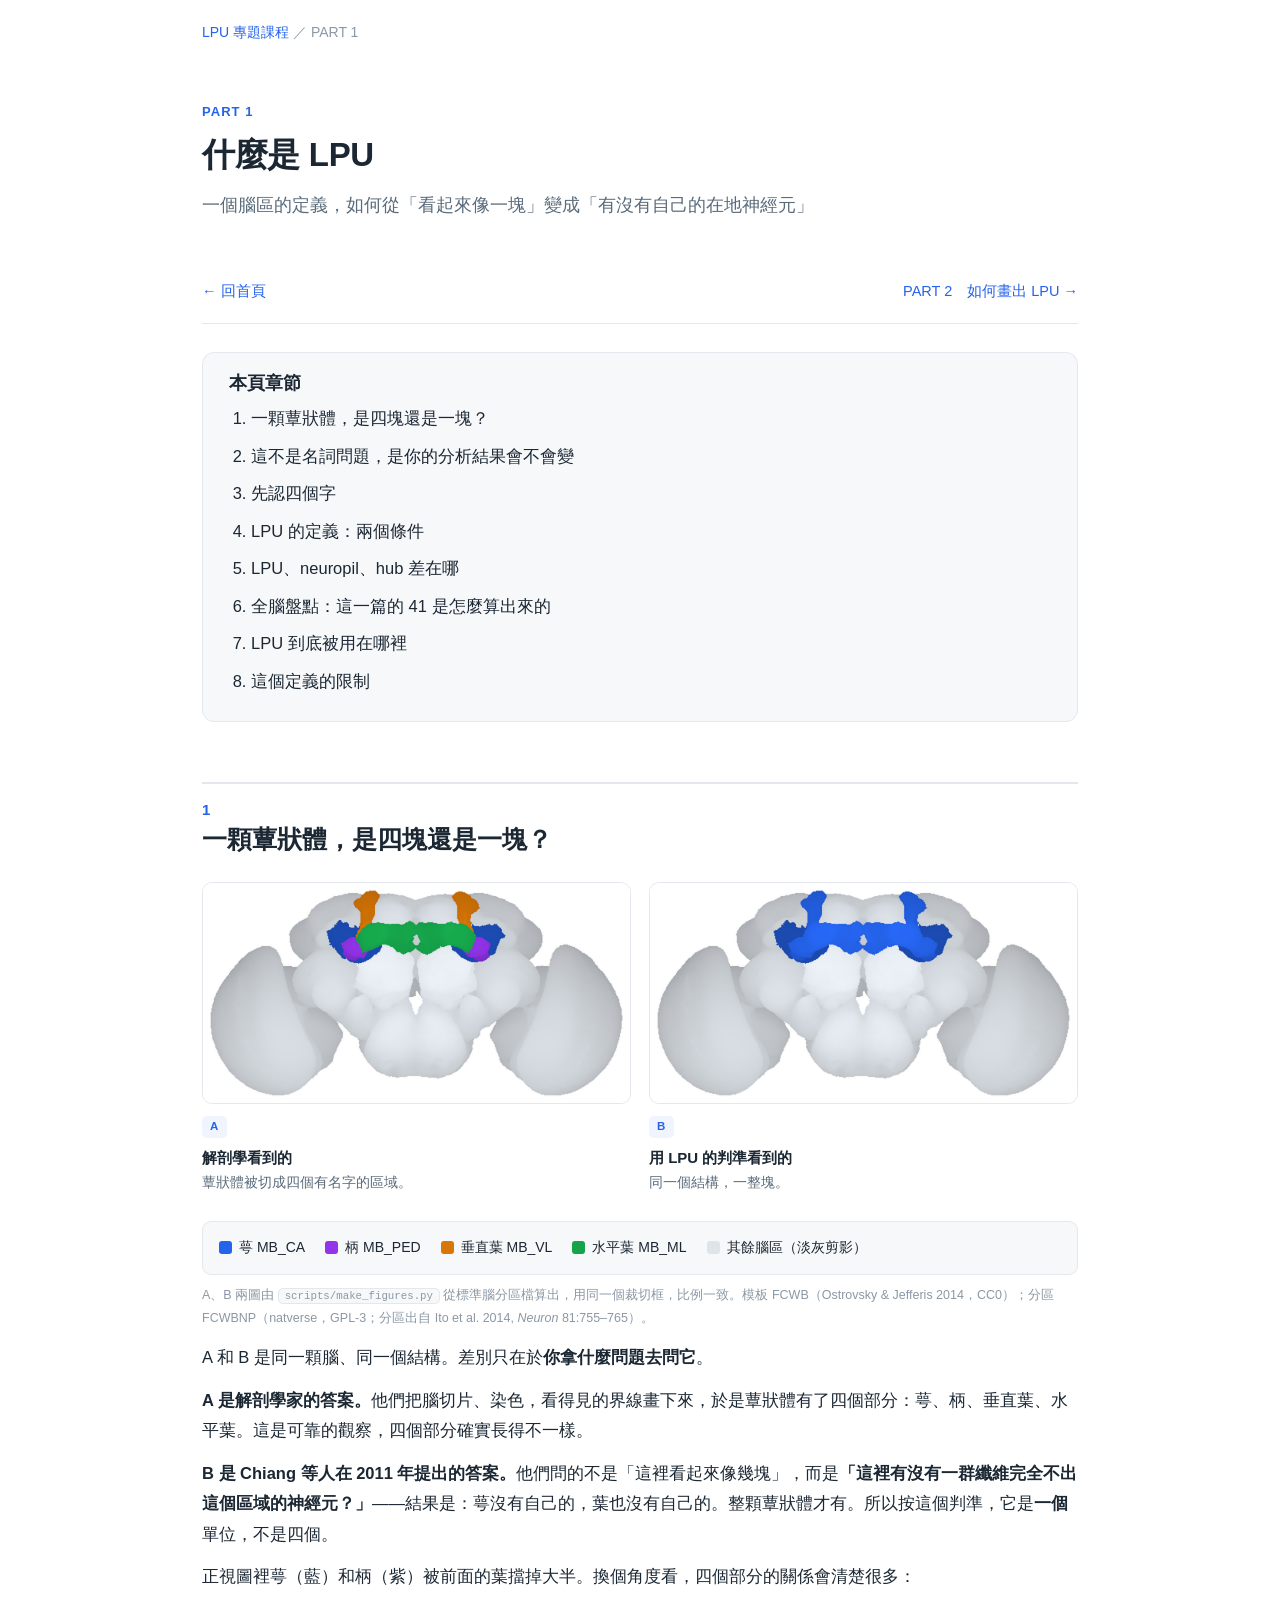
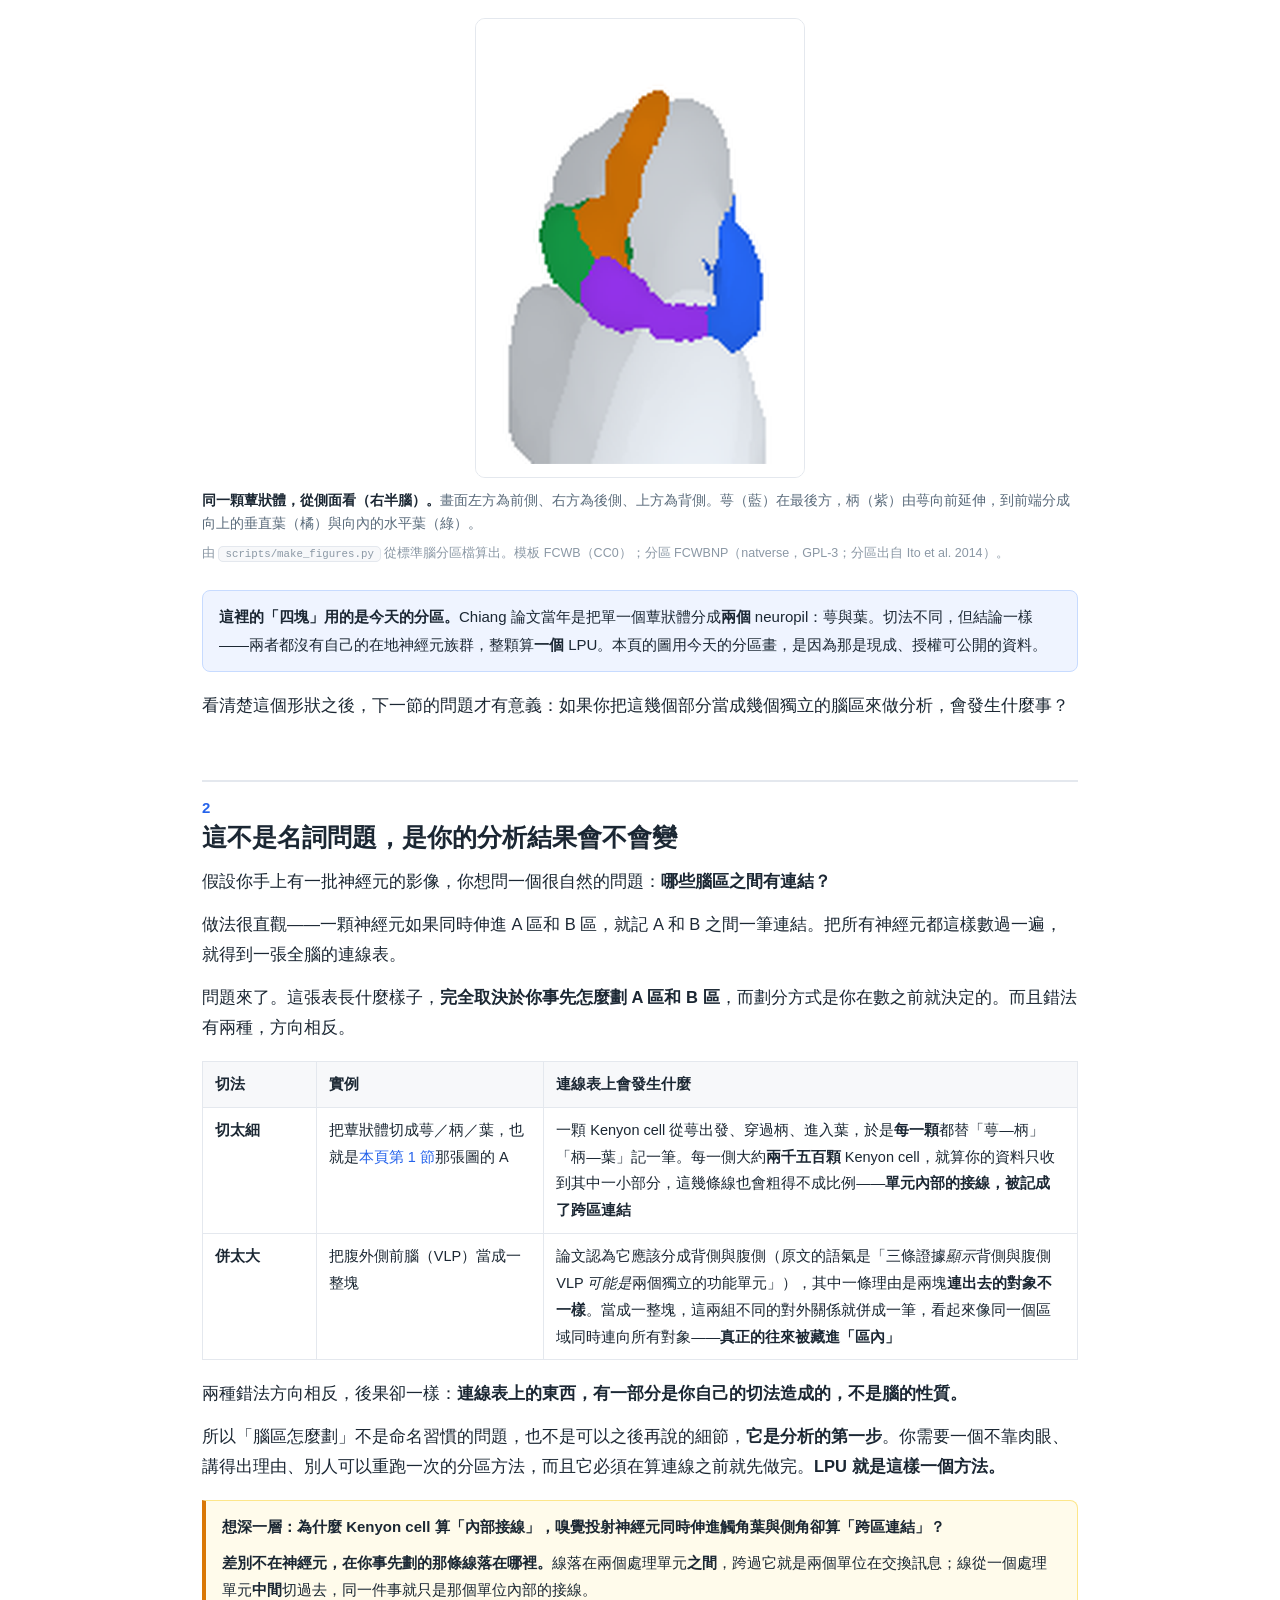
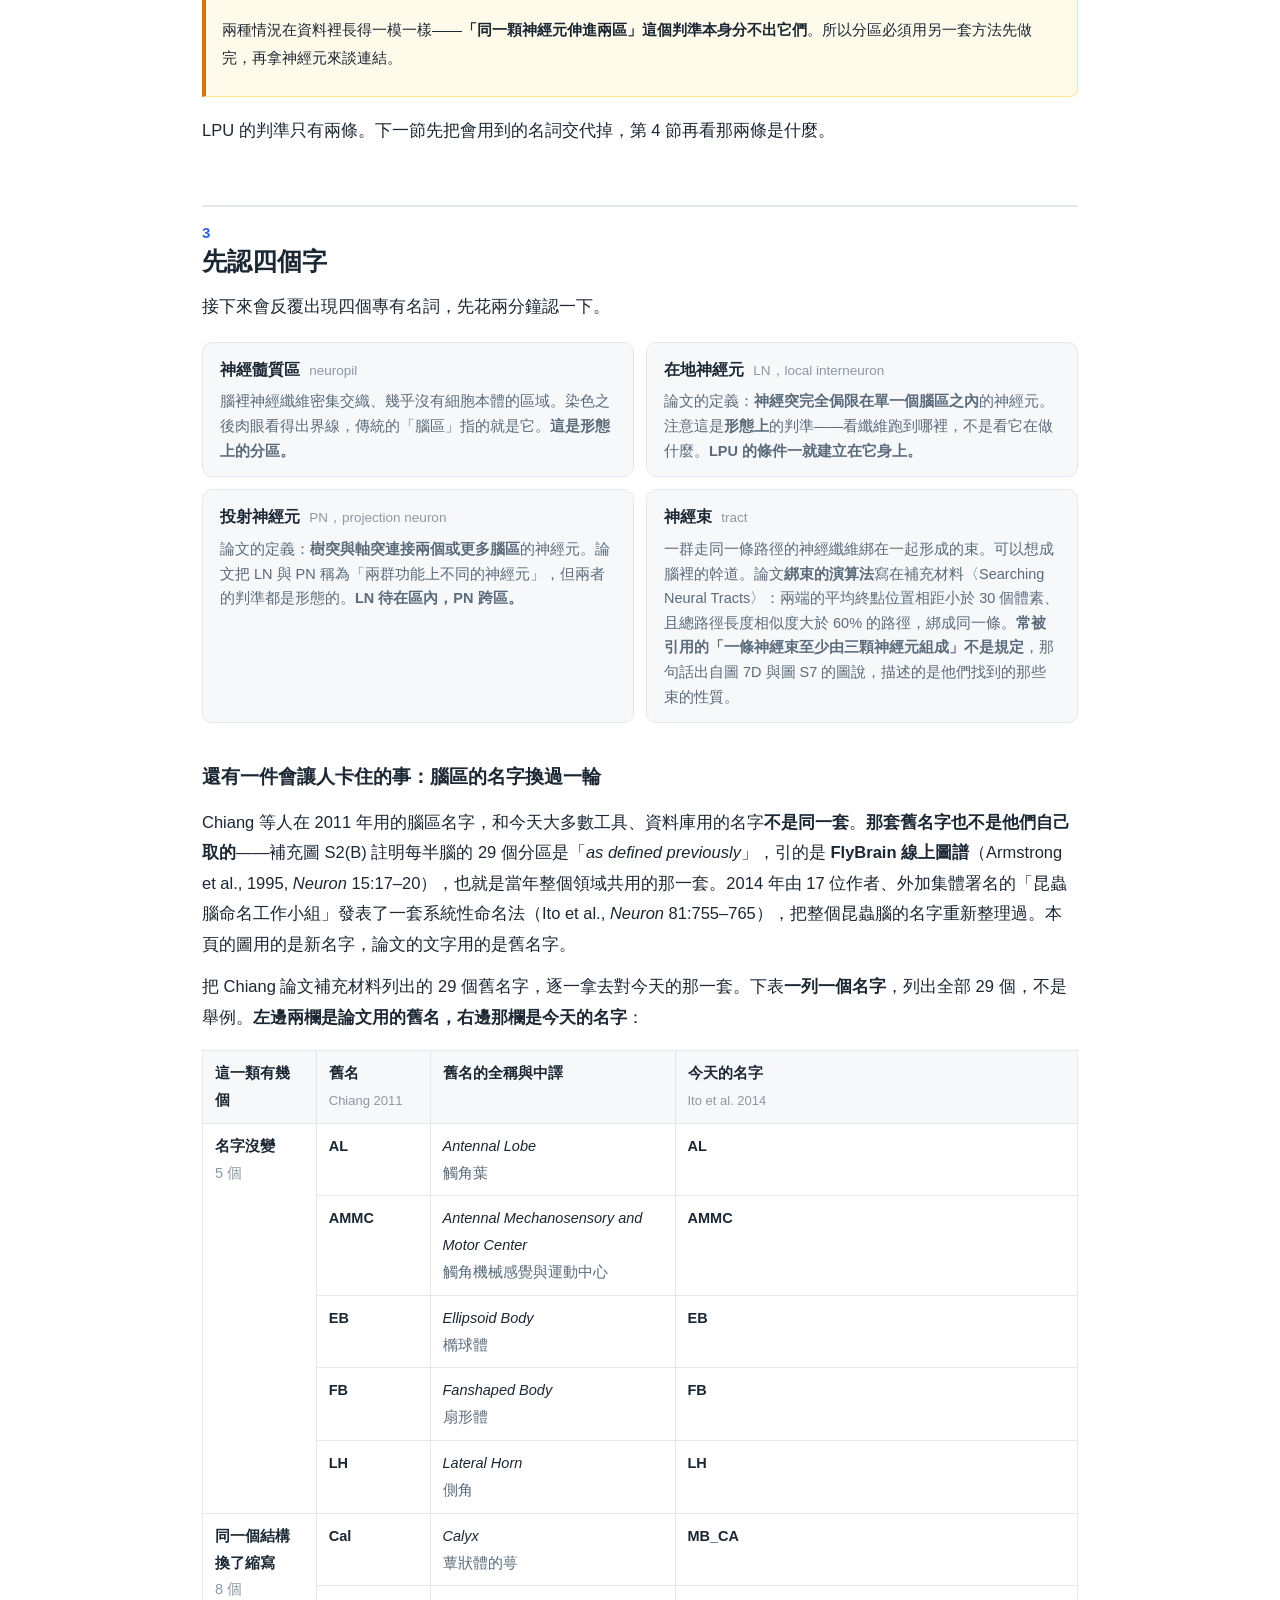
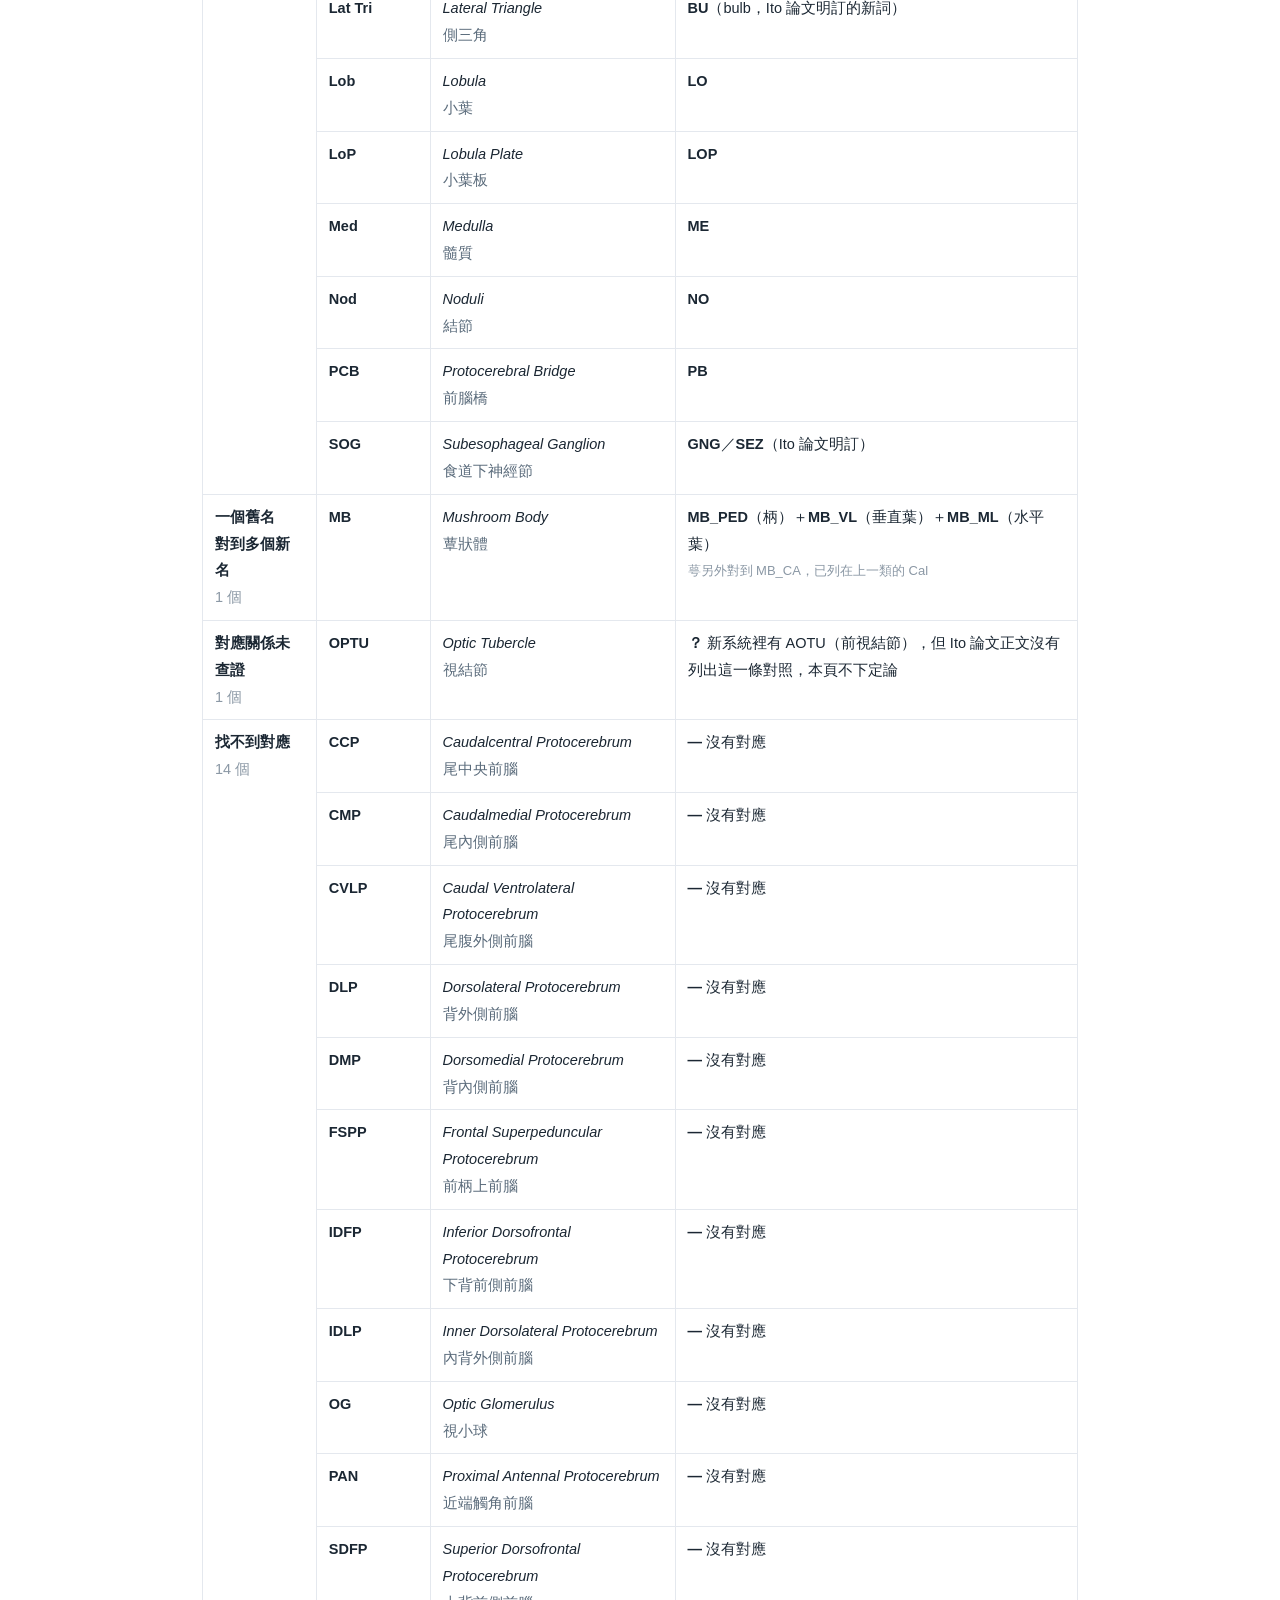
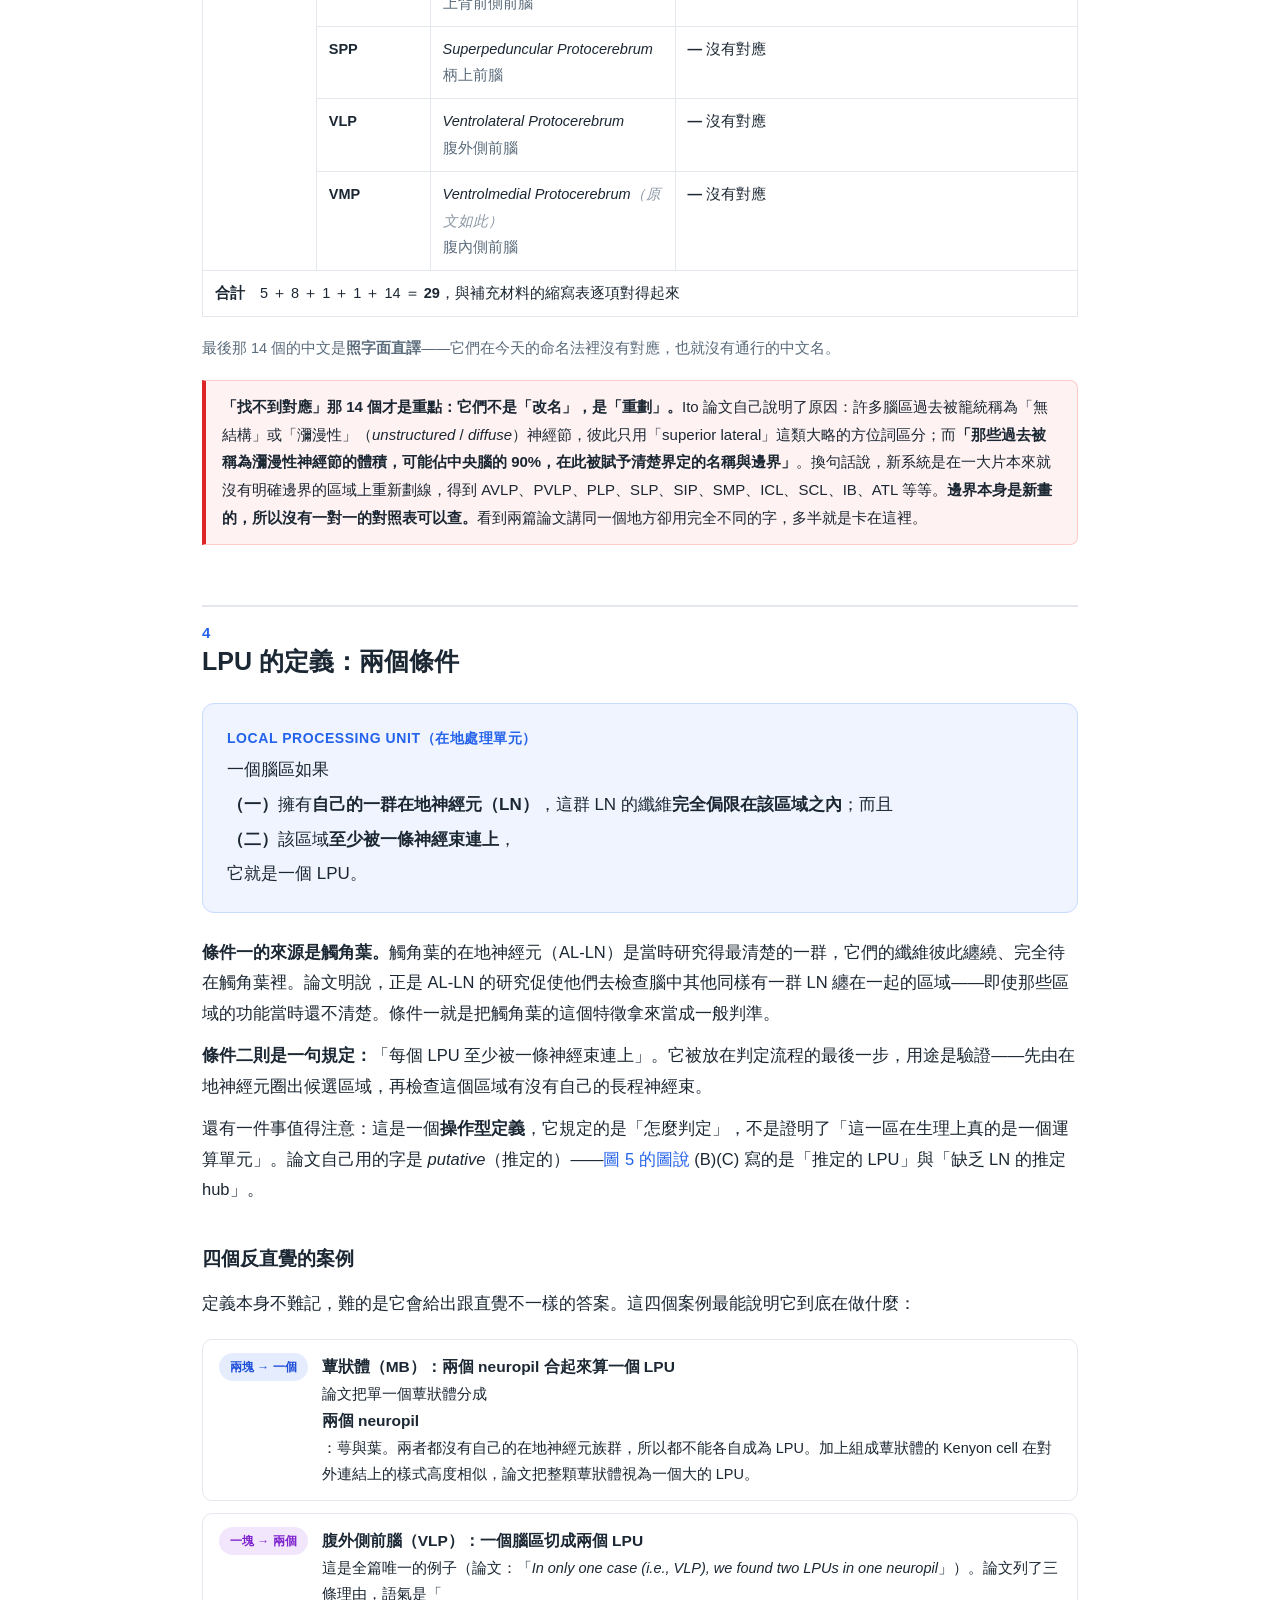
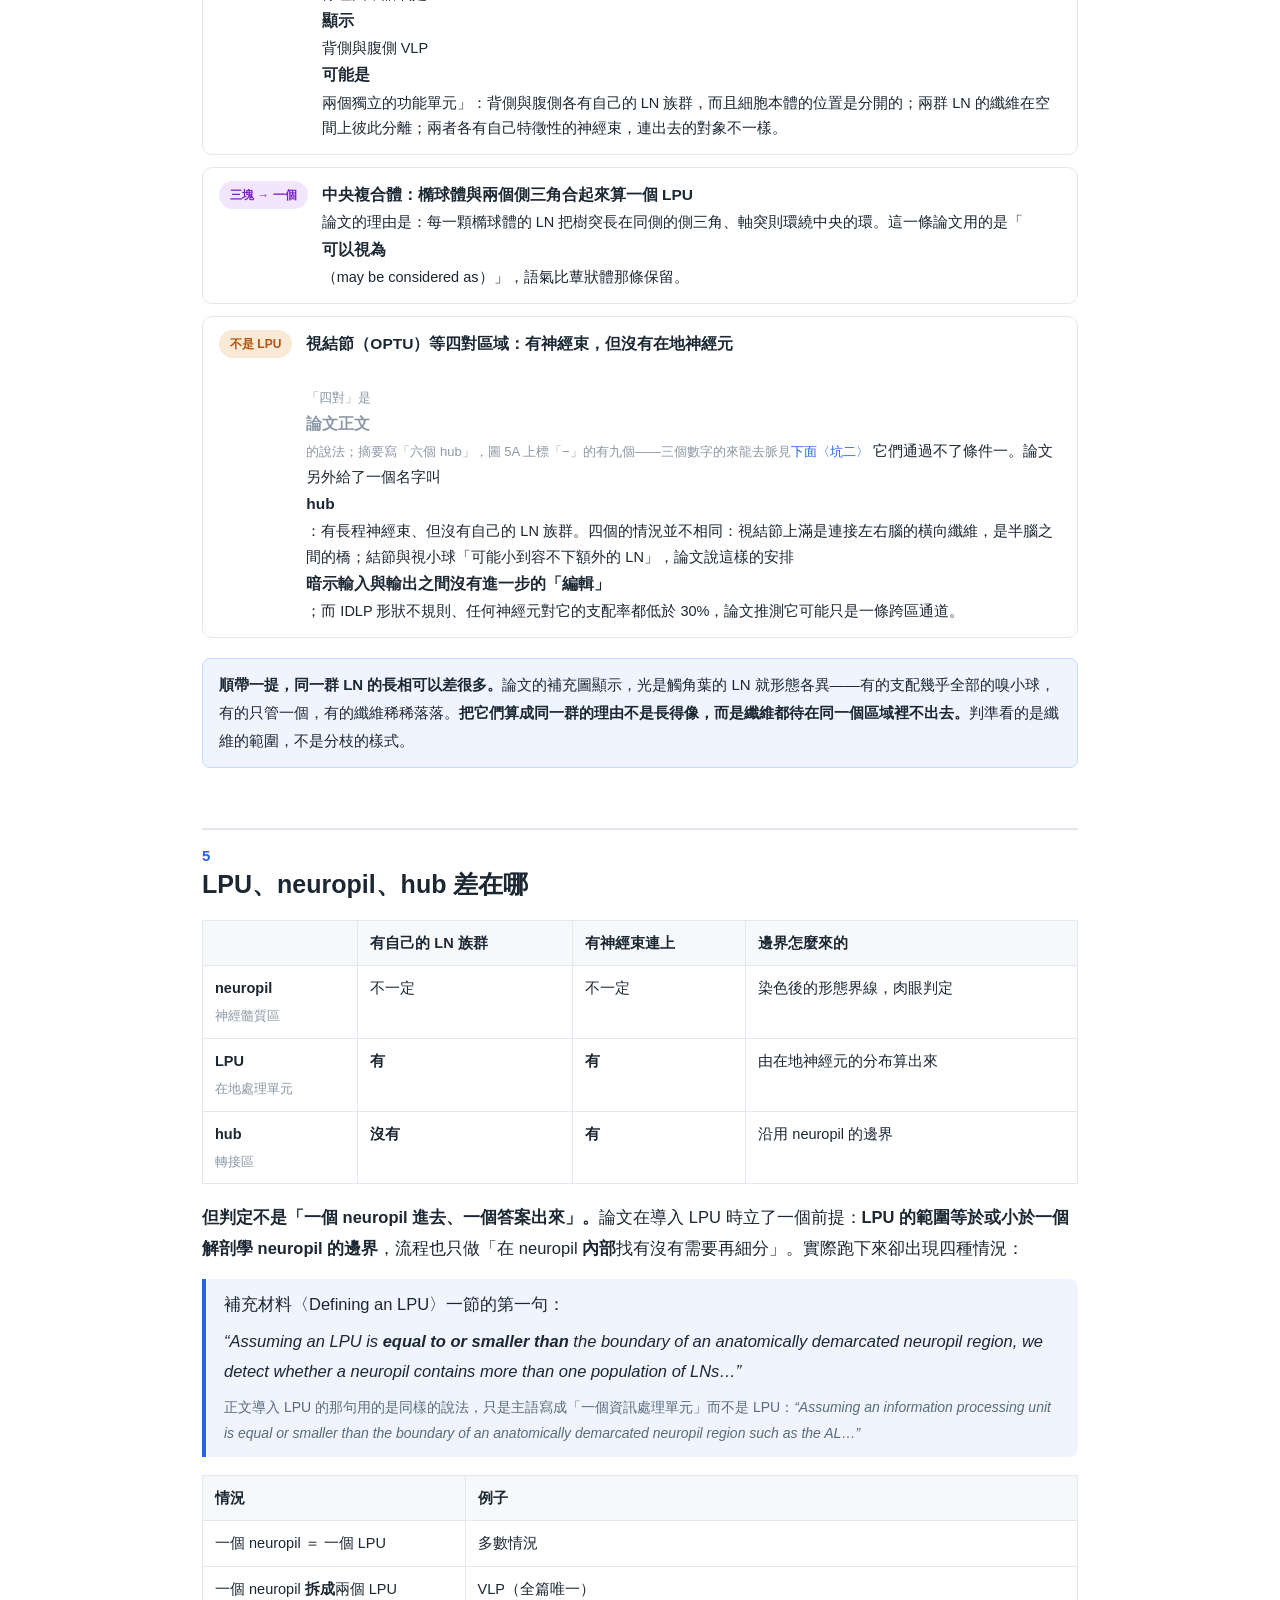
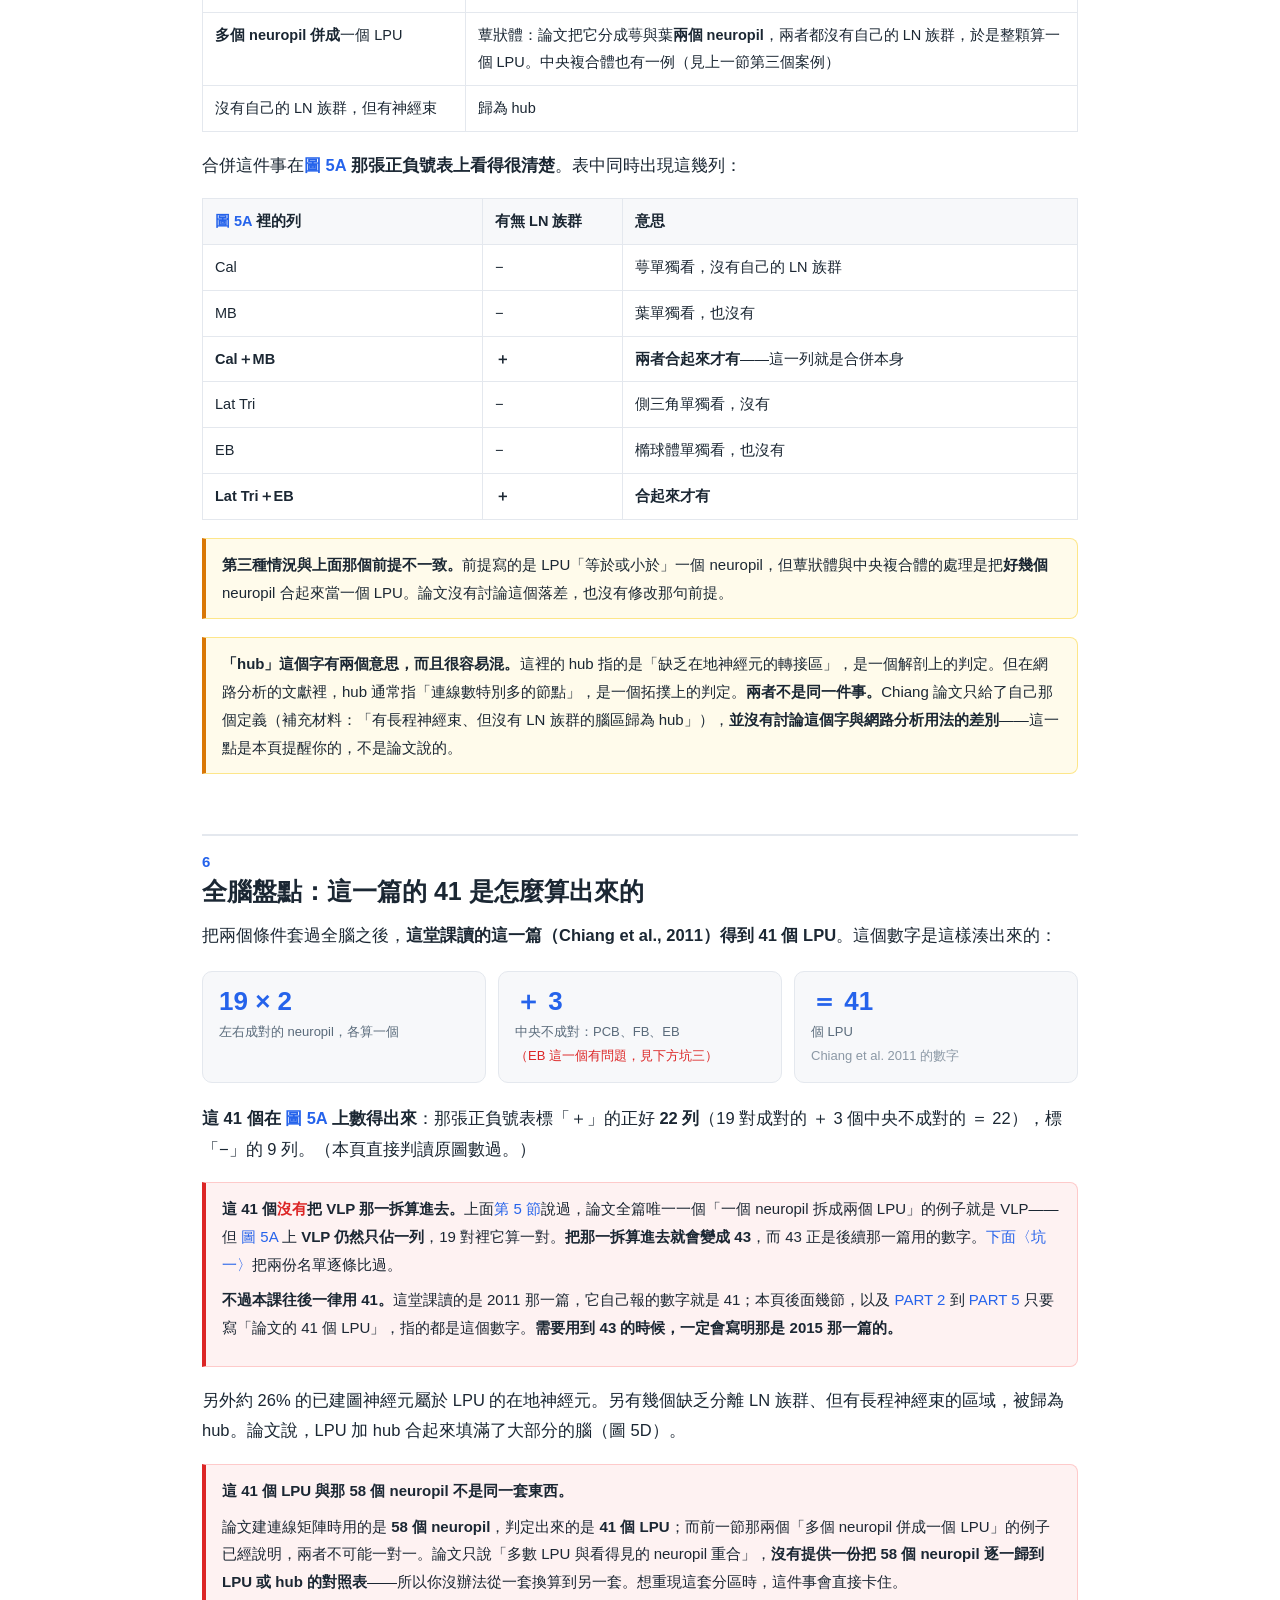
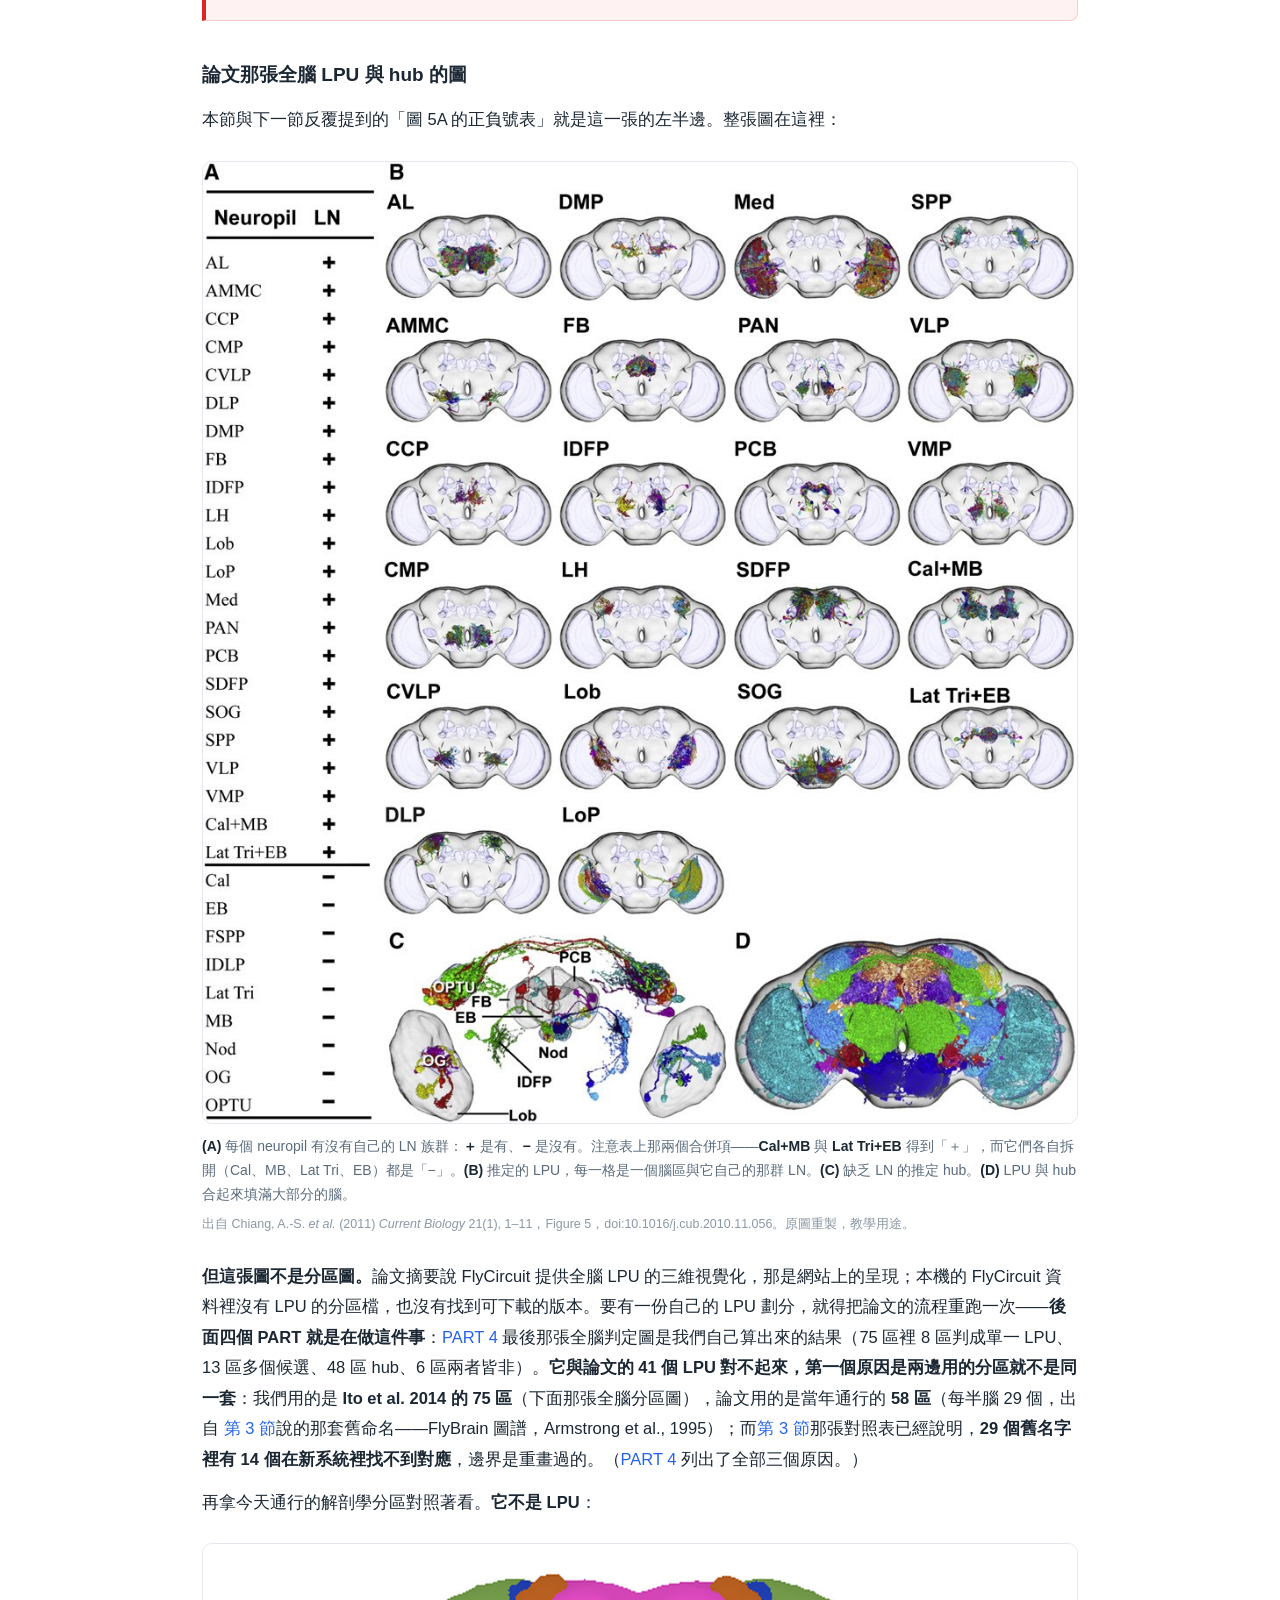
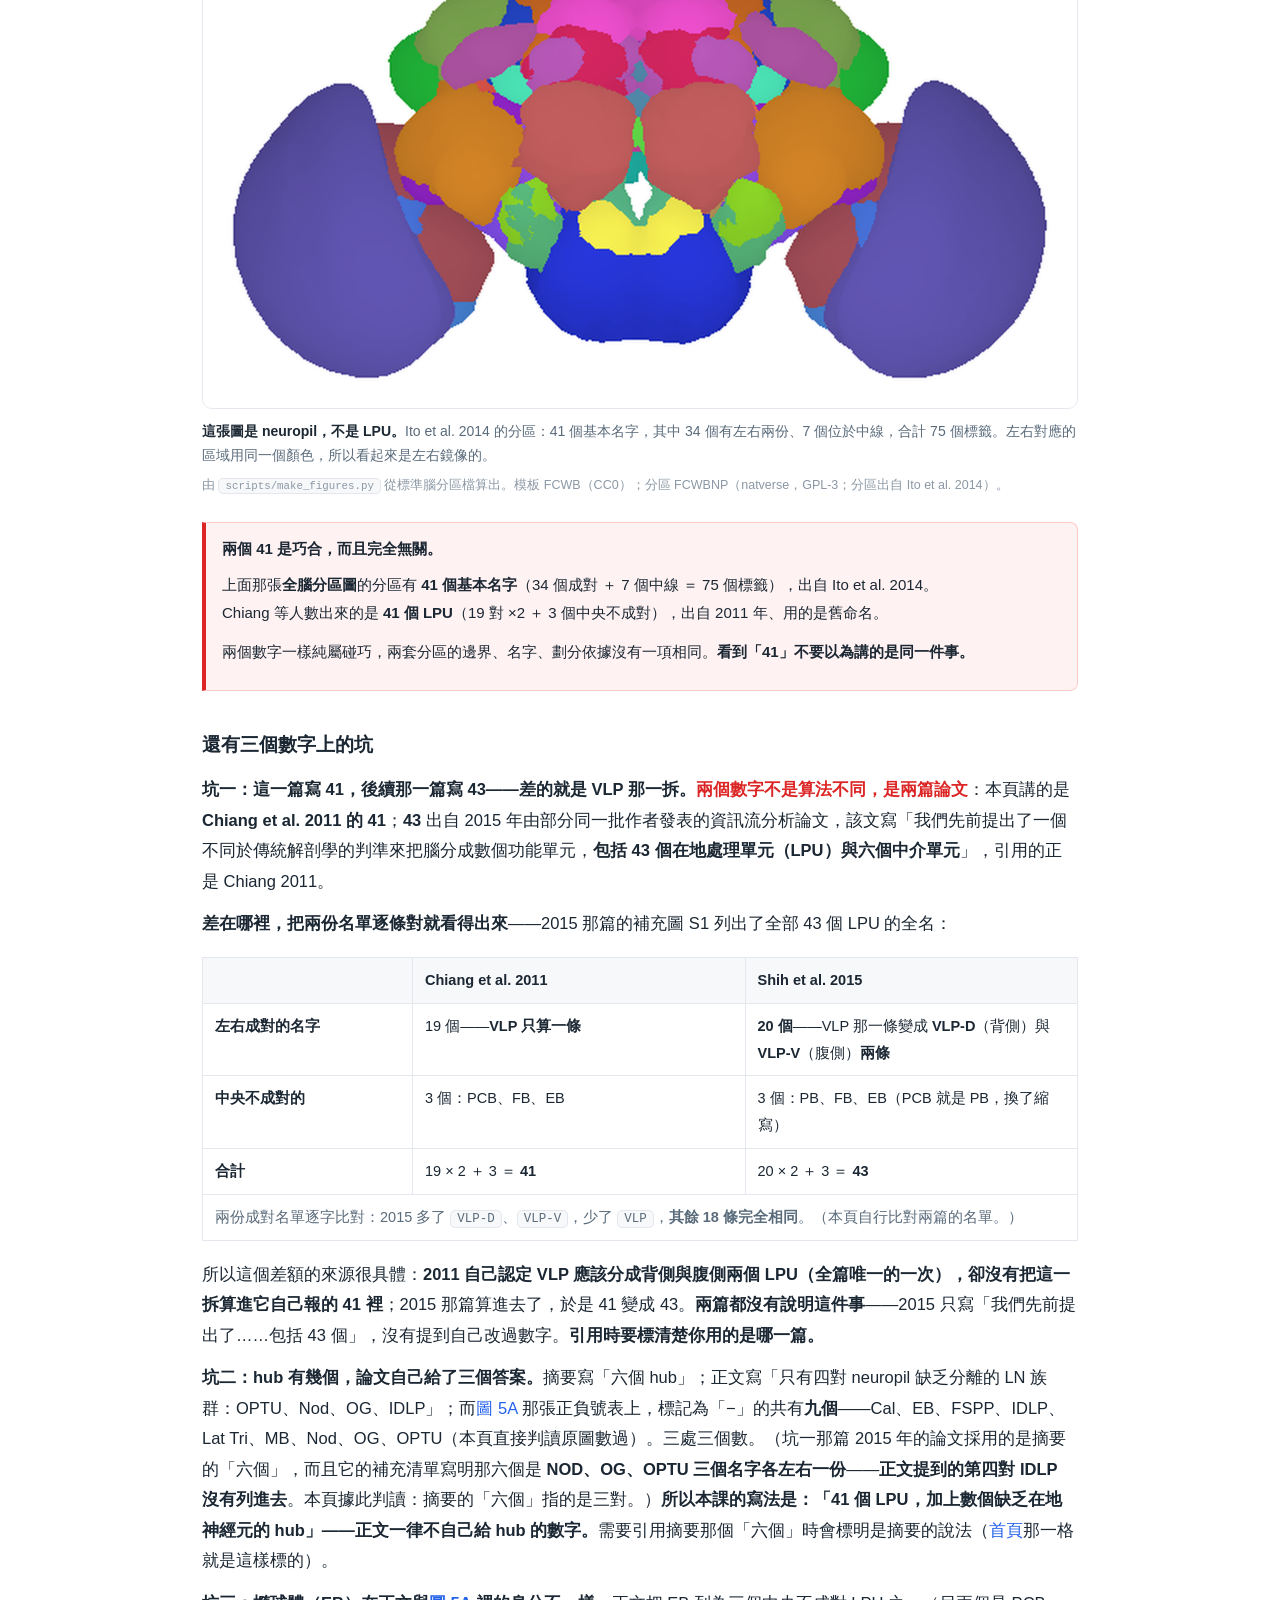
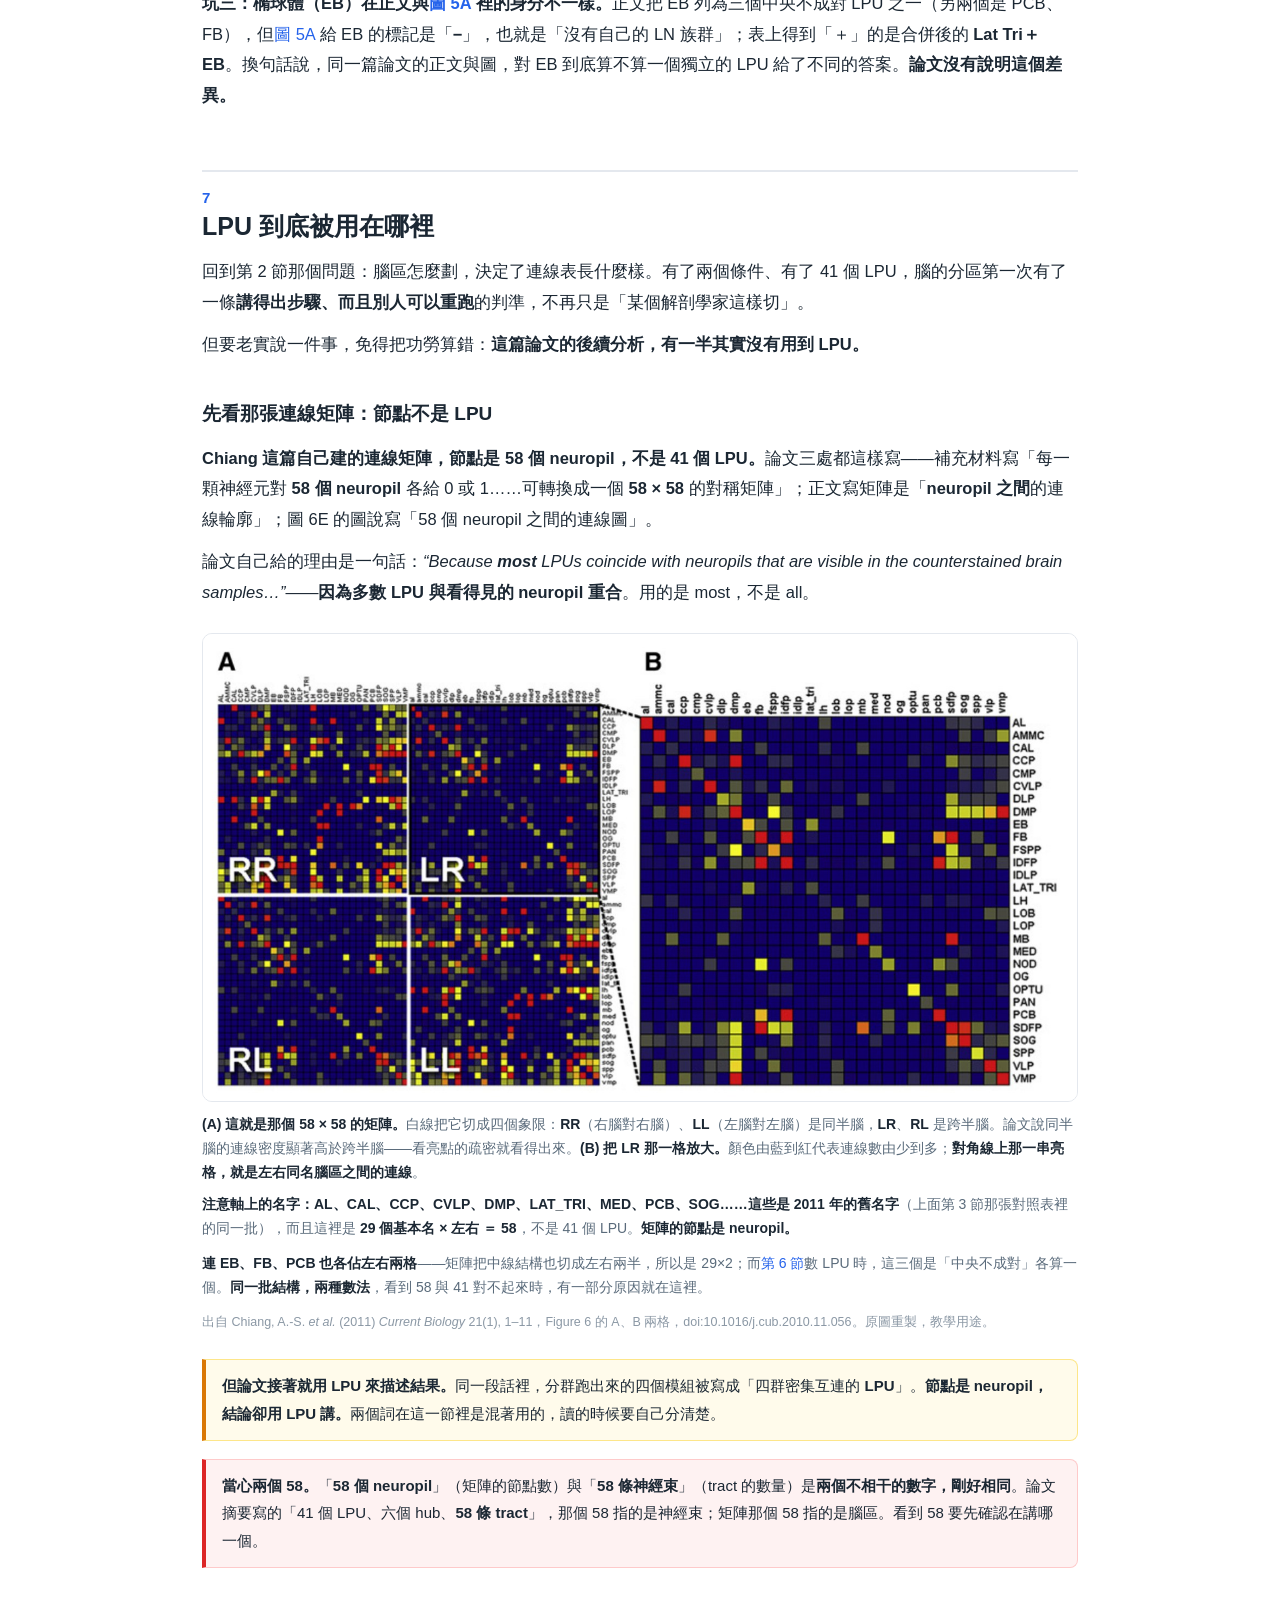
<file: what-is-lpu.html>
<!doctype html>
<html lang="zh-Hant">
<head>
<meta charset="utf-8">
<meta name="viewport" content="width=device-width, initial-scale=1">
<title>PART 1 什麼是 LPU｜LPU 專題課程</title>
<link rel="stylesheet" href="assets/lpu.css">
</head>
<body>
<div class="crumb"><a href="index.html">LPU 專題課程</a> ／ PART 1</div>
<header class="hero">
  <p class="eyebrow">PART 1</p>
  <h1>什麼是 LPU</h1>
  <p class="subtitle">一個腦區的定義，如何從「看起來像一塊」變成「有沒有自己的在地神經元」</p>
</header>

<div class="wrap">

  <div class="pager top">
    <a href="index.html">← 回首頁</a>
    <a href="how-to-draw-lpu.html">PART 2　如何畫出 LPU →</a>
  </div>
  <nav class="toc">
    <h2>本頁章節</h2>
    <ol>
      <li><a href="#s1">一顆蕈狀體，是四塊還是一塊？</a></li>
      <li><a href="#s2">這不是名詞問題，是你的分析結果會不會變</a></li>
      <li><a href="#s3">先認四個字</a></li>
      <li><a href="#s4">LPU 的定義：兩個條件</a></li>
      <li><a href="#s5">LPU、neuropil、hub 差在哪</a></li>
      <li><a href="#s6">全腦盤點：這一篇的 41 是怎麼算出來的</a></li>
      <li><a href="#s7">LPU 到底被用在哪裡</a></li>
      <li><a href="#s8">這個定義的限制</a></li>
    </ol>
  </nav>

  <h2 id="s1"><span class="pt">1</span>一顆蕈狀體，是四塊還是一塊？</h2>

  <div class="figpair">
    <figure>
      <img src="assets/fig1-mb-parts.png" alt="果蠅腦正視圖，蕈狀體以四種顏色分別標示萼、柄、垂直葉、水平葉，其餘腦區為淡灰剪影。">
      <figcaption><span class="ab">A</span><b>解剖學看到的</b>蕈狀體被切成四個有名字的區域。</figcaption>
    </figure>
    <figure>
      <img src="assets/fig1-mb-whole.png" alt="同一張果蠅腦正視圖，整個蕈狀體以單一顏色標示。">
      <figcaption><span class="ab">B</span><b>用 LPU 的判準看到的</b>同一個結構，一整塊。</figcaption>
    </figure>
  </div>

  <ul class="key">
    <li><i style="background:#2563eb"></i>萼 MB_CA</li>
    <li><i style="background:#9333ea"></i>柄 MB_PED</li>
    <li><i style="background:#d97706"></i>垂直葉 MB_VL</li>
    <li><i style="background:#16a34a"></i>水平葉 MB_ML</li>
    <li><i style="background:#dfe4ea"></i>其餘腦區（淡灰剪影）</li>
  </ul>
  <p class="figsrc" style="margin-top:9px">A、B 兩圖由 <code>scripts/make_figures.py</code> 從標準腦分區檔算出，用同一個裁切框，比例一致。模板 FCWB（Ostrovsky &amp; Jefferis 2014，CC0）；分區 FCWBNP（natverse，GPL-3；分區出自 Ito et al. 2014, <i>Neuron</i> 81:755–765）。</p>

  <p>A 和 B 是同一顆腦、同一個結構。差別只在於<b>你拿什麼問題去問它</b>。</p>

  <p><b>A 是解剖學家的答案。</b>他們把腦切片、染色，看得見的界線畫下來，於是蕈狀體有了四個部分：萼、柄、垂直葉、水平葉。這是可靠的觀察，四個部分確實長得不一樣。</p>

  <p><b>B 是 Chiang 等人在 2011 年提出的答案。</b>他們問的不是「這裡看起來像幾塊」，而是<b>「這裡有沒有一群纖維完全不出這個區域的神經元？」</b>——結果是：萼沒有自己的，葉也沒有自己的。整顆蕈狀體才有。所以按這個判準，它是<b>一個</b>單位，不是四個。</p>

  <p>正視圖裡萼（藍）和柄（紫）被前面的葉擋掉大半。換個角度看，四個部分的關係會清楚很多：</p>

  <figure class="fig narrow">
    <img src="assets/fig1b-mb-sagittal.png" alt="右半腦矢狀視圖，蕈狀體的四個部分以不同顏色標示，可看出萼在後、柄向前延伸、垂直葉向上、水平葉在前。">
    <figcaption><b>同一顆蕈狀體，從側面看（右半腦）。</b>畫面左方為前側、右方為後側、上方為背側。萼（藍）在最後方，柄（紫）由萼向前延伸，到前端分成向上的垂直葉（橘）與向內的水平葉（綠）。
    <span class="figsrc">由 <code>scripts/make_figures.py</code> 從標準腦分區檔算出。模板 FCWB（CC0）；分區 FCWBNP（natverse，GPL-3；分區出自 Ito et al. 2014）。</span></figcaption>
  </figure>

  <div class="note">
    <b>這裡的「四塊」用的是今天的分區。</b>Chiang 論文當年是把單一個蕈狀體分成<b>兩個</b> neuropil：萼與葉。切法不同，但結論一樣——兩者都沒有自己的在地神經元族群，整顆算<b>一個</b> LPU。本頁的圖用今天的分區畫，是因為那是現成、授權可公開的資料。
  </div>

  <p>看清楚這個形狀之後，下一節的問題才有意義：如果你把這幾個部分當成幾個獨立的腦區來做分析，會發生什麼事？</p>

  <h2 id="s2"><span class="pt">2</span>這不是名詞問題，是你的分析結果會不會變</h2>

  <p>假設你手上有一批神經元的影像，你想問一個很自然的問題：<b>哪些腦區之間有連結？</b></p>

  <p>做法很直觀——一顆神經元如果同時伸進 A 區和 B 區，就記 A 和 B 之間一筆連結。把所有神經元都這樣數過一遍，就得到一張全腦的連線表。</p>

  <p>問題來了。這張表長什麼樣子，<b>完全取決於你事先怎麼劃 A 區和 B 區</b>，而劃分方式是你在數之前就決定的。而且錯法有兩種，方向相反。</p>

  <div class="tblwrap"><table>
    <tr><th style="width:13%">切法</th><th style="width:26%">實例</th><th>連線表上會發生什麼</th></tr>
    <tr>
      <td><b>切太細</b></td>
      <td>把蕈狀體切成萼／柄／葉，也就是<a href="#s1">本頁第 1 節</a>那張圖的 A</td>
      <td>一顆 Kenyon cell 從萼出發、穿過柄、進入葉，於是<b>每一顆</b>都替「萼—柄」「柄—葉」記一筆。每一側大約<b>兩千五百顆</b> Kenyon cell，就算你的資料只收到其中一小部分，這幾條線也會粗得不成比例——<b>單元內部的接線，被記成了跨區連結</b></td>
    </tr>
    <tr>
      <td><b>併太大</b></td>
      <td>把腹外側前腦（VLP）當成一整塊</td>
      <td>論文認為它應該分成背側與腹側（原文的語氣是「三條證據<i>顯示</i>背側與腹側 VLP <i>可能是</i>兩個獨立的功能單元」），其中一條理由是兩塊<b>連出去的對象不一樣</b>。當成一整塊，這兩組不同的對外關係就併成一筆，看起來像同一個區域同時連向所有對象——<b>真正的往來被藏進「區內」</b></td>
    </tr>
  </table></div>

  <p>兩種錯法方向相反，後果卻一樣：<b>連線表上的東西，有一部分是你自己的切法造成的，不是腦的性質。</b></p>

  <p>所以「腦區怎麼劃」不是命名習慣的問題，也不是可以之後再說的細節，<b>它是分析的第一步</b>。你需要一個不靠肉眼、講得出理由、別人可以重跑一次的分區方法，而且它必須在算連線之前就先做完。<b>LPU 就是這樣一個方法。</b></p>

  <div class="callout">
    <b>想深一層：為什麼 Kenyon cell 算「內部接線」，嗅覺投射神經元同時伸進觸角葉與側角卻算「跨區連結」？</b>
    <p style="margin-top:8px"><b>差別不在神經元，在你事先劃的那條線落在哪裡。</b>線落在兩個處理單元<b>之間</b>，跨過它就是兩個單位在交換訊息；線從一個處理單元<b>中間</b>切過去，同一件事就只是那個單位內部的接線。</p>
    <p style="margin-top:8px">兩種情況在資料裡長得一模一樣——<b>「同一顆神經元伸進兩區」這個判準本身分不出它們</b>。所以分區必須用另一套方法先做完，再拿神經元來談連結。</p>
  </div>

  <p>LPU 的判準只有兩條。下一節先把會用到的名詞交代掉，第 4 節再看那兩條是什麼。</p>

  <h2 id="s3"><span class="pt">3</span>先認四個字</h2>

  <p>接下來會反覆出現四個專有名詞，先花兩分鐘認一下。</p>

  <div class="terms">
    <div class="term"><div class="w">神經髓質區 <span class="en">neuropil</span></div>
      <p>腦裡神經纖維密集交織、幾乎沒有細胞本體的區域。染色之後肉眼看得出界線，傳統的「腦區」指的就是它。<b>這是形態上的分區。</b></p></div>
    <div class="term"><div class="w">在地神經元 <span class="en">LN，local interneuron</span></div>
      <p>論文的定義：<b>神經突完全侷限在單一個腦區之內</b>的神經元。注意這是<b>形態上</b>的判準——看纖維跑到哪裡，不是看它在做什麼。<b>LPU 的條件一就建立在它身上。</b></p></div>
    <div class="term"><div class="w">投射神經元 <span class="en">PN，projection neuron</span></div>
      <p>論文的定義：<b>樹突與軸突連接兩個或更多腦區</b>的神經元。論文把 LN 與 PN 稱為「兩群功能上不同的神經元」，但兩者的判準都是形態的。<b>LN 待在區內，PN 跨區。</b></p></div>
    <div class="term"><div class="w">神經束 <span class="en">tract</span></div>
      <p>一群走同一條路徑的神經纖維綁在一起形成的束。可以想成腦裡的幹道。論文<b>綁束的演算法</b>寫在補充材料〈Searching Neural Tracts〉：兩端的平均終點位置相距小於 30 個體素、且總路徑長度相似度大於 60% 的路徑，綁成同一條。<b>常被引用的「一條神經束至少由三顆神經元組成」不是規定</b>，那句話出自圖 7D 與圖 S7 的圖說，描述的是他們找到的那些束的性質。</p></div>
  </div>

  <h3>還有一件會讓人卡住的事：腦區的名字換過一輪</h3>

  <p>Chiang 等人在 2011 年用的腦區名字，和今天大多數工具、資料庫用的名字<b>不是同一套</b>。<b>那套舊名字也不是他們自己取的</b>——補充圖 S2(B) 註明每半腦的 29 個分區是「<i>as defined previously</i>」，引的是 <b>FlyBrain 線上圖譜</b>（Armstrong et al., 1995, <i>Neuron</i> 15:17–20），也就是當年整個領域共用的那一套。2014 年由 17 位作者、外加集體署名的「昆蟲腦命名工作小組」發表了一套系統性命名法（Ito et al., <i>Neuron</i> 81:755–765），把整個昆蟲腦的名字重新整理過。本頁的圖用的是新名字，論文的文字用的是舊名字。</p>

  <p>把 Chiang 論文補充材料列出的 29 個舊名字，逐一拿去對今天的那一套。下表<b>一列一個名字</b>，列出全部 29 個，不是舉例。<b>左邊兩欄是論文用的舊名，右邊那欄是今天的名字</b>：</p>

  <div class="tblwrap"><table>
    <tr><th style="width:13%">這一類有幾個</th><th style="width:13%">舊名<br><span style="font-weight:400;color:var(--faint);font-size:13px">Chiang 2011</span></th><th style="width:28%">舊名的全稱與中譯</th><th>今天的名字<br><span style="font-weight:400;color:var(--faint);font-size:13px">Ito et al. 2014</span></th></tr>
    <tr>
      <td rowspan="5"><b>名字沒變</b><br><span style="color:var(--faint)">5 個</span></td>
      <td><b>AL</b></td><td><i>Antennal Lobe</i><br><span style="color:var(--soft)">觸角葉</span></td><td><b>AL</b></td>
    </tr>
    <tr>
      <td><b>AMMC</b></td><td><i>Antennal Mechanosensory and Motor Center</i><br><span style="color:var(--soft)">觸角機械感覺與運動中心</span></td><td><b>AMMC</b></td>
    </tr>
    <tr>
      <td><b>EB</b></td><td><i>Ellipsoid Body</i><br><span style="color:var(--soft)">橢球體</span></td><td><b>EB</b></td>
    </tr>
    <tr>
      <td><b>FB</b></td><td><i>Fanshaped Body</i><br><span style="color:var(--soft)">扇形體</span></td><td><b>FB</b></td>
    </tr>
    <tr>
      <td><b>LH</b></td><td><i>Lateral Horn</i><br><span style="color:var(--soft)">側角</span></td><td><b>LH</b></td>
    </tr>
    <tr>
      <td rowspan="8"><b>同一個結構<br>換了縮寫</b><br><span style="color:var(--faint)">8 個</span></td>
      <td><b>Cal</b></td><td><i>Calyx</i><br><span style="color:var(--soft)">蕈狀體的萼</span></td><td><b>MB_CA</b></td>
    </tr>
    <tr>
      <td><b>Lat Tri</b></td><td><i>Lateral Triangle</i><br><span style="color:var(--soft)">側三角</span></td><td><b>BU</b>（bulb，Ito 論文明訂的新詞）</td>
    </tr>
    <tr>
      <td><b>Lob</b></td><td><i>Lobula</i><br><span style="color:var(--soft)">小葉</span></td><td><b>LO</b></td>
    </tr>
    <tr>
      <td><b>LoP</b></td><td><i>Lobula Plate</i><br><span style="color:var(--soft)">小葉板</span></td><td><b>LOP</b></td>
    </tr>
    <tr>
      <td><b>Med</b></td><td><i>Medulla</i><br><span style="color:var(--soft)">髓質</span></td><td><b>ME</b></td>
    </tr>
    <tr>
      <td><b>Nod</b></td><td><i>Noduli</i><br><span style="color:var(--soft)">結節</span></td><td><b>NO</b></td>
    </tr>
    <tr>
      <td><b>PCB</b></td><td><i>Protocerebral Bridge</i><br><span style="color:var(--soft)">前腦橋</span></td><td><b>PB</b></td>
    </tr>
    <tr>
      <td><b>SOG</b></td><td><i>Subesophageal Ganglion</i><br><span style="color:var(--soft)">食道下神經節</span></td><td><b>GNG</b>／<b>SEZ</b>（Ito 論文明訂）</td>
    </tr>
    <tr>
      <td rowspan="1"><b>一個舊名<br>對到多個新名</b><br><span style="color:var(--faint)">1 個</span></td>
      <td><b>MB</b></td><td><i>Mushroom Body</i><br><span style="color:var(--soft)">蕈狀體</span></td><td><b>MB_PED</b>（柄）＋<b>MB_VL</b>（垂直葉）＋<b>MB_ML</b>（水平葉）<br><span style="color:var(--faint);font-size:13px">萼另外對到 MB_CA，已列在上一類的 Cal</span></td>
    </tr>
    <tr>
      <td rowspan="1"><b>對應關係未查證</b><br><span style="color:var(--faint)">1 個</span></td>
      <td><b>OPTU</b></td><td><i>Optic Tubercle</i><br><span style="color:var(--soft)">視結節</span></td><td><b>？</b> 新系統裡有 AOTU（前視結節），但 Ito 論文正文沒有列出這一條對照，本頁不下定論</td>
    </tr>
    <tr>
      <td rowspan="14"><b>找不到對應</b><br><span style="color:var(--faint)">14 個</span></td>
      <td><b>CCP</b></td><td><i>Caudalcentral Protocerebrum</i><br><span style="color:var(--soft)">尾中央前腦</span></td><td><b>—</b> 沒有對應</td>
    </tr>
    <tr>
      <td><b>CMP</b></td><td><i>Caudalmedial Protocerebrum</i><br><span style="color:var(--soft)">尾內側前腦</span></td><td><b>—</b> 沒有對應</td>
    </tr>
    <tr>
      <td><b>CVLP</b></td><td><i>Caudal Ventrolateral Protocerebrum</i><br><span style="color:var(--soft)">尾腹外側前腦</span></td><td><b>—</b> 沒有對應</td>
    </tr>
    <tr>
      <td><b>DLP</b></td><td><i>Dorsolateral Protocerebrum</i><br><span style="color:var(--soft)">背外側前腦</span></td><td><b>—</b> 沒有對應</td>
    </tr>
    <tr>
      <td><b>DMP</b></td><td><i>Dorsomedial Protocerebrum</i><br><span style="color:var(--soft)">背內側前腦</span></td><td><b>—</b> 沒有對應</td>
    </tr>
    <tr>
      <td><b>FSPP</b></td><td><i>Frontal Superpeduncular Protocerebrum</i><br><span style="color:var(--soft)">前柄上前腦</span></td><td><b>—</b> 沒有對應</td>
    </tr>
    <tr>
      <td><b>IDFP</b></td><td><i>Inferior Dorsofrontal Protocerebrum</i><br><span style="color:var(--soft)">下背前側前腦</span></td><td><b>—</b> 沒有對應</td>
    </tr>
    <tr>
      <td><b>IDLP</b></td><td><i>Inner Dorsolateral Protocerebrum</i><br><span style="color:var(--soft)">內背外側前腦</span></td><td><b>—</b> 沒有對應</td>
    </tr>
    <tr>
      <td><b>OG</b></td><td><i>Optic Glomerulus</i><br><span style="color:var(--soft)">視小球</span></td><td><b>—</b> 沒有對應</td>
    </tr>
    <tr>
      <td><b>PAN</b></td><td><i>Proximal Antennal Protocerebrum</i><br><span style="color:var(--soft)">近端觸角前腦</span></td><td><b>—</b> 沒有對應</td>
    </tr>
    <tr>
      <td><b>SDFP</b></td><td><i>Superior Dorsofrontal Protocerebrum</i><br><span style="color:var(--soft)">上背前側前腦</span></td><td><b>—</b> 沒有對應</td>
    </tr>
    <tr>
      <td><b>SPP</b></td><td><i>Superpeduncular Protocerebrum</i><br><span style="color:var(--soft)">柄上前腦</span></td><td><b>—</b> 沒有對應</td>
    </tr>
    <tr>
      <td><b>VLP</b></td><td><i>Ventrolateral Protocerebrum</i><br><span style="color:var(--soft)">腹外側前腦</span></td><td><b>—</b> 沒有對應</td>
    </tr>
    <tr>
      <td><b>VMP</b></td><td><i>Ventrolmedial Protocerebrum<span style="color:var(--faint)">（原文如此）</span></i><br><span style="color:var(--soft)">腹內側前腦</span></td><td><b>—</b> 沒有對應</td>
    </tr>
    <tr><td colspan="4"><b>合計</b>　5 ＋ 8 ＋ 1 ＋ 1 ＋ 14 ＝ <b>29</b>，與補充材料的縮寫表逐項對得起來</td></tr>
  </table></div>

  <p style="color:var(--soft);font-size:14.5px">最後那 14 個的中文是<b>照字面直譯</b>——它們在今天的命名法裡沒有對應，也就沒有通行的中文名。</p>

  <div class="danger">
    <b>「找不到對應」那 14 個才是重點：它們不是「改名」，是「重劃」。</b>Ito 論文自己說明了原因：許多腦區過去被籠統稱為「無結構」或「瀰漫性」（<i>unstructured</i> / <i>diffuse</i>）神經節，彼此只用「superior lateral」這類大略的方位詞區分；而<b>「那些過去被稱為瀰漫性神經節的體積，可能佔中央腦的 90%，在此被賦予清楚界定的名稱與邊界」</b>。換句話說，新系統是在一大片本來就沒有明確邊界的區域上重新劃線，得到 AVLP、PVLP、PLP、SLP、SIP、SMP、ICL、SCL、IB、ATL 等等。<b>邊界本身是新畫的，所以沒有一對一的對照表可以查。</b>看到兩篇論文講同一個地方卻用完全不同的字，多半就是卡在這裡。
  </div>

  <h2 id="s4"><span class="pt">4</span>LPU 的定義：兩個條件</h2>

  <div class="defcard">
    <h4>LOCAL PROCESSING UNIT（在地處理單元）</h4>
    <p style="font-size:17px; line-height:1.8">一個腦區如果</p>
    <p style="font-size:17px; line-height:1.8"><b>（一）</b>擁有<b>自己的一群在地神經元（LN）</b>，這群 LN 的纖維<b>完全侷限在該區域之內</b>；而且</p>
    <p style="font-size:17px; line-height:1.8"><b>（二）</b>該區域<b>至少被一條神經束連上</b>，</p>
    <p style="font-size:17px; line-height:1.8">它就是一個 LPU。</p>
  </div>

  <p><b>條件一的來源是觸角葉。</b>觸角葉的在地神經元（AL-LN）是當時研究得最清楚的一群，它們的纖維彼此纏繞、完全待在觸角葉裡。論文明說，正是 AL-LN 的研究促使他們去檢查腦中其他同樣有一群 LN 纏在一起的區域——即使那些區域的功能當時還不清楚。條件一就是把觸角葉的這個特徵拿來當成一般判準。</p>

  <p><b>條件二則是一句規定：</b>「每個 LPU 至少被一條神經束連上」。它被放在判定流程的最後一步，用途是驗證——先由在地神經元圈出候選區域，再檢查這個區域有沒有自己的長程神經束。</p>

  <p>還有一件事值得注意：這是一個<b>操作型定義</b>，它規定的是「怎麼判定」，不是證明了「這一區在生理上真的是一個運算單元」。論文自己用的字是 <i>putative</i>（推定的）——<a href="#fig5">圖 5 的圖說</a> (B)(C) 寫的是「推定的 LPU」與「缺乏 LN 的推定 hub」。</p>

  <h3>四個反直覺的案例</h3>

  <p>定義本身不難記，難的是它會給出跟直覺不一樣的答案。這四個案例最能說明它到底在做什麼：</p>

  <div class="cases">
    <div class="case">
      <span class="badge one">兩塊 → 一個</span>
      <div class="bd"><b>蕈狀體（MB）：兩個 neuropil 合起來算一個 LPU</b>
      論文把單一個蕈狀體分成<b>兩個 neuropil</b>：萼與葉。兩者都沒有自己的在地神經元族群，所以都不能各自成為 LPU。加上組成蕈狀體的 Kenyon cell 在對外連結上的樣式高度相似，論文把整顆蕈狀體視為一個大的 LPU。</div>
    </div>
    <div class="case">
      <span class="badge two">一塊 → 兩個</span>
      <div class="bd"><b>腹外側前腦（VLP）：一個腦區切成兩個 LPU</b>
      這是全篇唯一的例子（論文：「<i>In only one case (i.e., VLP), we found two LPUs in one neuropil</i>」）。論文列了三條理由，語氣是「<b>顯示</b>背側與腹側 VLP <b>可能是</b>兩個獨立的功能單元」：背側與腹側各有自己的 LN 族群，而且細胞本體的位置是分開的；兩群 LN 的纖維在空間上彼此分離；兩者各有自己特徵性的神經束，連出去的對象不一樣。</div>
    </div>
    <div class="case">
      <span class="badge two">三塊 → 一個</span>
      <div class="bd"><b>中央複合體：橢球體與兩個側三角合起來算一個 LPU</b>
      論文的理由是：每一顆橢球體的 LN 把樹突長在同側的側三角、軸突則環繞中央的環。這一條論文用的是「<b>可以視為</b>（may be considered as）」，語氣比蕈狀體那條保留。</div>
    </div>
    <div class="case">
      <span class="badge hub">不是 LPU</span>
      <div class="bd"><b>視結節（OPTU）等四對區域：有神經束，但沒有在地神經元</b><br><span style="color:var(--faint);font-size:13px">「四對」是<b>論文正文</b>的說法；摘要寫「六個 hub」，圖 5A 上標「−」的有九個——三個數字的來龍去脈見<a href="#pits">下面〈坑二〉</a></span>
      它們通過不了條件一。論文另外給了一個名字叫 <b>hub</b>：有長程神經束、但沒有自己的 LN 族群。四個的情況並不相同：視結節上滿是連接左右腦的橫向纖維，是半腦之間的橋；結節與視小球「可能小到容不下額外的 LN」，論文說這樣的安排<b>暗示輸入與輸出之間沒有進一步的「編輯」</b>；而 IDLP 形狀不規則、任何神經元對它的支配率都低於 30%，論文推測它可能只是一條跨區通道。</div>
    </div>
  </div>

  <div class="note">
    <b>順帶一提，同一群 LN 的長相可以差很多。</b>論文的補充圖顯示，光是觸角葉的 LN 就形態各異——有的支配幾乎全部的嗅小球，有的只管一個，有的纖維稀稀落落。<b>把它們算成同一群的理由不是長得像，而是纖維都待在同一個區域裡不出去。</b>判準看的是纖維的範圍，不是分枝的樣式。
  </div>

  <h2 id="s5"><span class="pt">5</span>LPU、neuropil、hub 差在哪</h2>

  <div class="tblwrap"><table>
    <tr><th>　</th><th>有自己的 LN 族群</th><th>有神經束連上</th><th>邊界怎麼來的</th></tr>
    <tr><td><b>neuropil</b><br><span style="color:var(--faint);font-size:13px">神經髓質區</span></td><td>不一定</td><td>不一定</td><td>染色後的形態界線，肉眼判定</td></tr>
    <tr><td><b>LPU</b><br><span style="color:var(--faint);font-size:13px">在地處理單元</span></td><td><b>有</b></td><td><b>有</b></td><td>由在地神經元的分布算出來</td></tr>
    <tr><td><b>hub</b><br><span style="color:var(--faint);font-size:13px">轉接區</span></td><td><b>沒有</b></td><td><b>有</b></td><td>沿用 neuropil 的邊界</td></tr>
  </table></div>

  <p><b>但判定不是「一個 neuropil 進去、一個答案出來」。</b>論文在導入 LPU 時立了一個前提：<b>LPU 的範圍等於或小於一個解剖學 neuropil 的邊界</b>，流程也只做「在 neuropil <b>內部</b>找有沒有需要再細分」。實際跑下來卻出現四種情況：</p>

  <blockquote>
    <p style="margin:0 0 6px">補充材料〈Defining an LPU〉一節的第一句：</p>
    <p style="margin:0"><i>“Assuming an LPU is <b>equal to or smaller than</b> the boundary of an anatomically demarcated neuropil region, we detect whether a neuropil contains more than one population of LNs…”</i></p>
    <p style="margin:8px 0 0; font-size:14px; color:var(--soft)">正文導入 LPU 的那句用的是同樣的說法，只是主語寫成「一個資訊處理單元」而不是 LPU：<i>“Assuming an information processing unit is equal or smaller than the boundary of an anatomically demarcated neuropil region such as the AL…”</i></p>
  </blockquote>

  <div class="tblwrap"><table>
    <tr><th style="width:30%">情況</th><th>例子</th></tr>
    <tr><td>一個 neuropil ＝ 一個 LPU</td><td>多數情況</td></tr>
    <tr><td>一個 neuropil <b>拆成</b>兩個 LPU</td><td>VLP（全篇唯一）</td></tr>
    <tr><td><b>多個 neuropil 併成</b>一個 LPU</td><td>蕈狀體：論文把它分成萼與葉<b>兩個 neuropil</b>，兩者都沒有自己的 LN 族群，於是整顆算一個 LPU。中央複合體也有一例（見上一節第三個案例）</td></tr>
    <tr><td>沒有自己的 LN 族群，但有神經束</td><td>歸為 hub</td></tr>
  </table></div>

  <p>合併這件事在<b><a href="#fig5">圖 5A</a> 那張正負號表上看得很清楚</b>。表中同時出現這幾列：</p>

  <div class="tblwrap"><table>
    <tr><th style="width:32%"><a href="#fig5">圖 5A</a> 裡的列</th><th style="width:16%">有無 LN 族群</th><th>意思</th></tr>
    <tr><td>Cal</td><td>−</td><td>萼單獨看，沒有自己的 LN 族群</td></tr>
    <tr><td>MB</td><td>−</td><td>葉單獨看，也沒有</td></tr>
    <tr><td><b>Cal＋MB</b></td><td><b>＋</b></td><td><b>兩者合起來才有</b>——這一列就是合併本身</td></tr>
    <tr><td>Lat Tri</td><td>−</td><td>側三角單獨看，沒有</td></tr>
    <tr><td>EB</td><td>−</td><td>橢球體單獨看，也沒有</td></tr>
    <tr><td><b>Lat Tri＋EB</b></td><td><b>＋</b></td><td><b>合起來才有</b></td></tr>
  </table></div>

  <div class="callout">
    <b>第三種情況與上面那個前提不一致。</b>前提寫的是 LPU「等於或小於」一個 neuropil，但蕈狀體與中央複合體的處理是把<b>好幾個</b> neuropil 合起來當一個 LPU。論文沒有討論這個落差，也沒有修改那句前提。
  </div>

  <div class="callout">
    <b>「hub」這個字有兩個意思，而且很容易混。</b>這裡的 hub 指的是「缺乏在地神經元的轉接區」，是一個解剖上的判定。但在網路分析的文獻裡，hub 通常指「連線數特別多的節點」，是一個拓撲上的判定。<b>兩者不是同一件事。</b>Chiang 論文只給了自己那個定義（補充材料：「有長程神經束、但沒有 LN 族群的腦區歸為 hub」），<b>並沒有討論這個字與網路分析用法的差別</b>——這一點是本頁提醒你的，不是論文說的。
  </div>

  <h2 id="s6"><span class="pt">6</span>全腦盤點：這一篇的 41 是怎麼算出來的</h2>

  <p>把兩個條件套過全腦之後，<b>這堂課讀的這一篇（Chiang et al., 2011）得到 41 個 LPU</b>。這個數字是這樣湊出來的：</p>

  <div class="statgrid">
    <div class="stat"><div class="v">19 × 2</div><div class="k">左右成對的 neuropil，各算一個</div></div>
    <div class="stat"><div class="v">＋ 3</div><div class="k">中央不成對：PCB、FB、EB<br><span style="color:var(--red)">（EB 這一個有問題，見下方坑三）</span></div></div>
    <div class="stat"><div class="v">＝ 41</div><div class="k">個 LPU<br><span style="color:var(--faint)">Chiang et al. 2011 的數字</span></div></div>
  </div>

  <p><b>這 41 個在 <a href="#fig5">圖 5A</a> 上數得出來</b>：那張正負號表標「＋」的正好 <b>22 列</b>（19 對成對的 ＋ 3 個中央不成對的 ＝ 22），標「−」的 9 列。（本頁直接判讀原圖數過。）</p>

  <div class="danger">
    <b>這 41 個<span style="color:var(--red)">沒有</span>把 VLP 那一拆算進去。</b>上面<a href="#s5">第 5 節</a>說過，論文全篇唯一一個「一個 neuropil 拆成兩個 LPU」的例子就是 VLP——但 <a href="#fig5">圖 5A</a> 上 <b>VLP 仍然只佔一列</b>，19 對裡它算一對。<b>把那一拆算進去就會變成 43</b>，而 43 正是後續那一篇用的數字。<a href="#pits">下面〈坑一〉</a>把兩份名單逐條比過。
    <p style="margin-top:8px"><b>不過本課往後一律用 41。</b>這堂課讀的是 2011 那一篇，它自己報的數字就是 41；本頁後面幾節，以及 <a href="how-to-draw-lpu.html">PART 2</a> 到 <a href="python-lpu.html">PART 5</a> 只要寫「論文的 41 個 LPU」，指的都是這個數字。<b>需要用到 43 的時候，一定會寫明那是 2015 那一篇的。</b></p>
  </div>

  <p>另外約 26% 的已建圖神經元屬於 LPU 的在地神經元。另有幾個缺乏分離 LN 族群、但有長程神經束的區域，被歸為 hub。論文說，LPU 加 hub 合起來填滿了大部分的腦（圖 5D）。</p>

  <div class="danger">
    <b>這 41 個 LPU 與那 58 個 neuropil 不是同一套東西。</b>
    <p style="margin-top:8px">論文建連線矩陣時用的是 <b>58 個 neuropil</b>，判定出來的是 <b>41 個 LPU</b>；而前一節那兩個「多個 neuropil 併成一個 LPU」的例子已經說明，兩者不可能一對一。論文只說「多數 LPU 與看得見的 neuropil 重合」，<b>沒有提供一份把 58 個 neuropil 逐一歸到 LPU 或 hub 的對照表</b>——所以你沒辦法從一套換算到另一套。想重現這套分區時，這件事會直接卡住。</p>
  </div>

  <h3 id="fig5">論文那張全腦 LPU 與 hub 的圖</h3>

  <p>本節與下一節反覆提到的「圖 5A 的正負號表」就是這一張的左半邊。整張圖在這裡：</p>

  <figure class="fig">
    <img src="assets/paper-fig5.jpg" alt="論文圖 5：左側 A 欄是一張兩欄的表，列出每個 neuropil 有沒有自己的 LN 族群，上半部 22 列標「＋」（含 Cal+MB 與 Lat Tri+EB 兩個合併項），下半部九列標「−」（Cal、EB、FSPP、IDLP、Lat Tri、MB、Nod、OG、OPTU）；B 是 22 個推定 LPU 各自的 LN 族群在全腦剪影上的分布；C 是缺乏 LN 的推定 hub；D 是所有 LPU 與 hub 上色後填滿整顆腦。">
    <figcaption><b>(A)</b> 每個 neuropil 有沒有自己的 LN 族群：<b>＋</b> 是有、<b>−</b> 是沒有。注意表上那兩個合併項——<b>Cal+MB</b> 與 <b>Lat Tri+EB</b> 得到「＋」，而它們各自拆開（Cal、MB、Lat Tri、EB）都是「−」。<b>(B)</b> 推定的 LPU，每一格是一個腦區與它自己的那群 LN。<b>(C)</b> 缺乏 LN 的推定 hub。<b>(D)</b> LPU 與 hub 合起來填滿大部分的腦。
    <span class="figsrc">出自 Chiang, A.-S. <i>et al.</i> (2011) <i>Current Biology</i> 21(1), 1–11，Figure 5，doi:10.1016/j.cub.2010.11.056。原圖重製，教學用途。</span></figcaption>
  </figure>

  <p><b>但這張圖不是分區圖。</b>論文摘要說 FlyCircuit 提供全腦 LPU 的三維視覺化，那是網站上的呈現；本機的 FlyCircuit 資料裡沒有 LPU 的分區檔，也沒有找到可下載的版本。要有一份自己的 LPU 劃分，就得把論文的流程重跑一次——<b>後面四個 PART 就是在做這件事</b>：<a href="agent-run.html">PART 4</a> 最後那張全腦判定圖是我們自己算出來的結果（75 區裡 8 區判成單一 LPU、13 區多個候選、48 區 hub、6 區兩者皆非）。<b>它與論文的 41 個 LPU 對不起來，第一個原因是兩邊用的分區就不是同一套</b>：我們用的是 <b>Ito et al. 2014 的 75 區</b>（下面那張全腦分區圖），論文用的是當年通行的 <b>58 區</b>（每半腦 29 個，出自 <a href="#s3">第 3 節</a>說的那套舊命名——FlyBrain 圖譜，Armstrong et al., 1995）；而<a href="#s3">第 3 節</a>那張對照表已經說明，<b>29 個舊名字裡有 14 個在新系統裡找不到對應</b>，邊界是重畫過的。（<a href="agent-run.html">PART 4</a> 列出了全部三個原因。）</p>

  <p>再拿今天通行的解剖學分區對照著看。<b>它不是 LPU</b>：</p>

  <figure class="fig">
    <img src="assets/fig2-neuropils-75.png" alt="果蠅腦正視圖，全腦依解剖學分區以多種顏色標示，左右對應的區域使用相同顏色。">
    <figcaption><b>這張圖是 neuropil，不是 LPU。</b>Ito et al. 2014 的分區：41 個基本名字，其中 34 個有左右兩份、7 個位於中線，合計 75 個標籤。左右對應的區域用同一個顏色，所以看起來是左右鏡像的。
    <span class="figsrc">由 <code>scripts/make_figures.py</code> 從標準腦分區檔算出。模板 FCWB（CC0）；分區 FCWBNP（natverse，GPL-3；分區出自 Ito et al. 2014）。</span></figcaption>
  </figure>

  <div class="danger">
    <b>兩個 41 是巧合，而且完全無關。</b>
    <p style="margin-top:8px">上面那張<b>全腦分區圖</b>的分區有 <b>41 個基本名字</b>（34 個成對 ＋ 7 個中線 ＝ 75 個標籤），出自 Ito et al. 2014。<br>
    Chiang 等人數出來的是 <b>41 個 LPU</b>（19 對 ×2 ＋ 3 個中央不成對），出自 2011 年、用的是舊命名。</p>
    <p style="margin-top:8px">兩個數字一樣純屬碰巧，兩套分區的邊界、名字、劃分依據沒有一項相同。<b>看到「41」不要以為講的是同一件事。</b></p>
  </div>

  <h3 id="pits">還有三個數字上的坑</h3>

  <p><b>坑一：這一篇寫 41，後續那一篇寫 43——差的就是 VLP 那一拆。</b><b style="color:var(--red)">兩個數字不是算法不同，是兩篇論文</b>：本頁講的是 <b>Chiang et al. 2011 的 41</b>；<b>43</b> 出自 2015 年由部分同一批作者發表的資訊流分析論文，該文寫「我們先前提出了一個不同於傳統解剖學的判準來把腦分成數個功能單元，<b>包括 43 個在地處理單元（LPU）與六個中介單元</b>」，引用的正是 Chiang 2011。</p>

  <p><b>差在哪裡，把兩份名單逐條對就看得出來</b>——2015 那篇的補充圖 S1 列出了全部 43 個 LPU 的全名：</p>

  <div class="tblwrap"><table>
    <tr><th style="width:24%"></th><th style="width:38%">Chiang et al. 2011</th><th>Shih et al. 2015</th></tr>
    <tr><td><b>左右成對的名字</b></td><td>19 個——<b>VLP 只算一條</b></td><td><b>20 個</b>——VLP 那一條變成 <b>VLP-D</b>（背側）與 <b>VLP-V</b>（腹側）<b>兩條</b></td></tr>
    <tr><td><b>中央不成對的</b></td><td>3 個：PCB、FB、EB</td><td>3 個：PB、FB、EB（PCB 就是 PB，換了縮寫）</td></tr>
    <tr><td><b>合計</b></td><td>19 × 2 ＋ 3 ＝ <b>41</b></td><td>20 × 2 ＋ 3 ＝ <b>43</b></td></tr>
    <tr><td colspan="3"><span style="color:var(--soft)">兩份成對名單逐字比對：2015 多了 <code>VLP-D</code>、<code>VLP-V</code>，少了 <code>VLP</code>，<b>其餘 18 條完全相同</b>。（本頁自行比對兩篇的名單。）</span></td></tr>
  </table></div>

  <p>所以這個差額的來源很具體：<b>2011 自己認定 VLP 應該分成背側與腹側兩個 LPU（全篇唯一的一次），卻沒有把這一拆算進它自己報的 41 裡</b>；2015 那篇算進去了，於是 41 變成 43。<b>兩篇都沒有說明這件事</b>——2015 只寫「我們先前提出了……包括 43 個」，沒有提到自己改過數字。<b>引用時要標清楚你用的是哪一篇。</b></p>

  <p><b>坑二：hub 有幾個，論文自己給了三個答案。</b>摘要寫「六個 hub」；正文寫「只有四對 neuropil 缺乏分離的 LN 族群：OPTU、Nod、OG、IDLP」；而<a href="#fig5">圖 5A</a> 那張正負號表上，標記為「−」的共有<b>九個</b>——Cal、EB、FSPP、IDLP、Lat Tri、MB、Nod、OG、OPTU（本頁直接判讀原圖數過）。三處三個數。（坑一那篇 2015 年的論文採用的是摘要的「六個」，而且它的補充清單寫明那六個是 <b>NOD、OG、OPTU 三個名字各左右一份</b>——<b>正文提到的第四對 IDLP 沒有列進去</b>。本頁據此判讀：摘要的「六個」指的是三對。）<b>所以本課的寫法是：「41 個 LPU，加上數個缺乏在地神經元的 hub」——正文一律不自己給 hub 的數字。</b>需要引用摘要那個「六個」時會標明是摘要的說法（<a href="index.html">首頁</a>那一格就是這樣標的）。</p>

  <p><b>坑三：橢球體（EB）在正文與<a href="#fig5">圖 5A</a> 裡的身分不一樣。</b>正文把 EB 列為三個中央不成對 LPU 之一（另兩個是 PCB、FB），但<a href="#fig5">圖 5A</a> 給 EB 的標記是「<b>−</b>」，也就是「沒有自己的 LN 族群」；表上得到「＋」的是合併後的 <b>Lat Tri＋EB</b>。換句話說，同一篇論文的正文與圖，對 EB 到底算不算一個獨立的 LPU 給了不同的答案。<b>論文沒有說明這個差異。</b></p>

  <h2 id="s7"><span class="pt">7</span>LPU 到底被用在哪裡</h2>

  <p>回到第 2 節那個問題：腦區怎麼劃，決定了連線表長什麼樣。有了兩個條件、有了 41 個 LPU，腦的分區第一次有了一條<b>講得出步驟、而且別人可以重跑</b>的判準，不再只是「某個解剖學家這樣切」。</p>

  <p>但要老實說一件事，免得把功勞算錯：<b>這篇論文的後續分析，有一半其實沒有用到 LPU。</b></p>

  <h3 id="fig6">先看那張連線矩陣：節點不是 LPU</h3>

  <p><b>Chiang 這篇自己建的連線矩陣，節點是 58 個 neuropil，不是 41 個 LPU。</b>論文三處都這樣寫——補充材料寫「每一顆神經元對 <b>58 個 neuropil</b> 各給 0 或 1……可轉換成一個 <b>58 × 58</b> 的對稱矩陣」；正文寫矩陣是「<b>neuropil 之間</b>的連線輪廓」；圖 6E 的圖說寫「58 個 neuropil 之間的連線圖」。</p>

  <p>論文自己給的理由是一句話：<i>“Because <b>most</b> LPUs coincide with neuropils that are visible in the counterstained brain samples…”</i>——<b>因為多數 LPU 與看得見的 neuropil 重合</b>。用的是 most，不是 all。</p>

  <figure class="fig">
    <img src="assets/paper-fig6AB.jpg" alt="論文圖 6 的 A、B 兩格。A 是 58×58 的連線關聯矩陣，被白線切成四個象限：左上 RR、右上 LR、左下 RL、右下 LL；右腦的區名用大寫、左腦用小寫、依字母排列。同半腦的兩個象限（RR、LL）亮點明顯比跨半腦的（LR、RL）多。B 是把 LR 象限放大，29 列對 29 行，顏色由藍到紅代表連線數由少到多，對角線上一連串亮格代表左右同名腦區之間的連線。">
    <figcaption><b>(A) 這就是那個 58 × 58 的矩陣。</b>白線把它切成四個象限：<b>RR</b>（右腦對右腦）、<b>LL</b>（左腦對左腦）是同半腦，<b>LR</b>、<b>RL</b> 是跨半腦。論文說同半腦的連線密度顯著高於跨半腦——看亮點的疏密就看得出來。<b>(B) 把 LR 那一格放大。</b>顏色由藍到紅代表連線數由少到多；<b>對角線上那一串亮格，就是左右同名腦區之間的連線</b>。
    <p style="margin-top:8px"><b>注意軸上的名字：AL、CAL、CCP、CVLP、DMP、LAT_TRI、MED、PCB、SOG……這些是 2011 年的舊名字</b>（上面第 3 節那張對照表裡的同一批），而且這裡是 <b>29 個基本名 × 左右 ＝ 58</b>，不是 41 個 LPU。<b>矩陣的節點是 neuropil。</b></p>
    <p style="margin-top:8px"><b>連 EB、FB、PCB 也各佔左右兩格</b>——矩陣把中線結構也切成左右兩半，所以是 29×2；而<a href="#s6">第 6 節</a>數 LPU 時，這三個是「中央不成對」各算一個。<b>同一批結構，兩種數法</b>，看到 58 與 41 對不起來時，有一部分原因就在這裡。</p>
    <span class="figsrc">出自 Chiang, A.-S. <i>et al.</i> (2011) <i>Current Biology</i> 21(1), 1–11，Figure 6 的 A、B 兩格，doi:10.1016/j.cub.2010.11.056。原圖重製，教學用途。</span></figcaption>
  </figure>

  <div class="callout">
    <b>但論文接著就用 LPU 來描述結果。</b>同一段話裡，分群跑出來的四個模組被寫成「四群密集互連的 <b>LPU</b>」。<b>節點是 neuropil，結論卻用 LPU 講。</b>兩個詞在這一節裡是混著用的，讀的時候要自己分清楚。
  </div>

  <div class="danger">
    <b>當心兩個 58。</b>「<b>58 個 neuropil</b>」（矩陣的節點數）與「<b>58 條神經束</b>」（tract 的數量）是<b>兩個不相干的數字，剛好相同</b>。論文摘要寫的「41 個 LPU、六個 hub、<b>58 條 tract</b>」，那個 58 指的是神經束；矩陣那個 58 指的是腦區。看到 58 要先確認在講哪一個。
  </div>

  <h3>沒有用到 LPU 的部分：四個功能模組</h3>

  <p>四個功能模組——聽覺、視覺、運動、嗅覺——是把<b>上面那張 <a href="#fig6">58 × 58 連線矩陣</a></b>拿去做階層分群跑出來的。每個模組的特徵是：組內連線多、彼此位置相鄰、跨模組的連線稀疏。</p>

  <figure class="fig">
    <img src="assets/paper-fig6CD.jpg" alt="論文圖 6 的 C、D 兩格。C 是把連線矩陣依相關性重新排序後的樣子，右側附樹狀圖；矩陣上畫了六個方框，綠、青、粉、黃四個框住對角線上的高連線密集區，白框與灰框則框住兩個模組交界處的節點。D 把四個家族抽出來並排，左側色條由上而下標示聽覺（綠）、視覺（青）、運動（粉）、嗅覺（棕），每個家族列出組成它的腦區名字，右腦大寫、左腦小寫，顏色尺標為 0 到大於 100。">
    <figcaption><b>(C) 同一張矩陣，重新排序過。</b>把相關性最高的 neuropil 排在一起，右側的樹狀圖就是階層分群的結果——對角線上浮出四塊高密度的方塊。<b>白框、灰框、黃框不是模組</b>，它們框的是<b>接在兩個模組之間的節點</b>（白＝聽覺與運動之間、灰＝視覺與運動之間、黃＝嗅覺與運動之間）。<b>(D) 四個家族抽出來排好：</b>聽覺（綠）、視覺（青）、運動（粉）、嗅覺（棕）。論文從這裡讀出的結論是：<b>嗅覺模組通往運動模組的直接連結，比聽覺與視覺模組多</b>。
    <p style="margin-top:8px"><b>看 D 裡面每一列的名字，就看得出這一步的節點是什麼。</b>大寫是右腦、小寫是左腦——例如聽覺那一組是 <code>cvlp、AMMC、ammc、CVLP</code>，視覺那一組是 <code>og、med、lop、optu、lob</code> 加上它們的大寫。<b>左右同名的腦區多半落在同一個模組裡，而列出來的是 neuropil 的名字，不是 LPU。</b></p>
    <span class="figsrc">出自 Chiang, A.-S. <i>et al.</i> (2011) <i>Current Biology</i> 21(1), 1–11，Figure 6 的 C、D 兩格，doi:10.1016/j.cub.2010.11.056。原圖重製，教學用途。</span></figcaption>
  </figure>

  <p><b>這一步不需要 LPU 的定義。</b>分群的輸入是 neuropil 之間的連線，就算完全沒有 LPU 這個概念，同一份分群照樣做得出來。論文把結果寫成「四群密集互連的 LPU」，但那只是描述用語，分群的節點是 neuropil。</p>

  <h3>有用到 LPU 的部分：神經束</h3>

  <p>神經束那一步不一樣。論文原文：</p>

  <blockquote>
    <i>“To map the major tracts connecting different brain regions, we clustered neurons based on whether they follow a similar trajectory path <b>linking specific LPUs</b>. We found 58 interregional fiber bundles running along stereotyped pathways.”</i>
    <p style="margin:8px 0 0; font-size:14px; color:var(--soft)">為了描繪連接不同腦區的主要神經束，我們依據神經元是否沿著相似的軌跡路徑<b>連接特定的 LPU</b> 來分群，找到 58 條沿著固定路徑走的跨區纖維束。</p>
  </blockquote>

  <p><b>LPU 是這一步的分群依據</b>，換掉它結果就會變。而且三類神經束的定義也都以 LPU 為單位：</p>

  <ul>
    <li><b>交連束</b>（14 條）：連接一個 LPU 或 hub 與其對側的對應結構</li>
    <li><b>交叉束</b>（10 對）：斜向連接對側的兩個<b>不同</b> LPU</li>
    <li><b>聯絡束</b>（12 對）：連接同側的兩個 LPU</li>
  </ul>

  <div class="plain">
    <b>這三類加起來正好是摘要那個 58。</b>「對」是左右各一條，所以要乘二：<b>14 ＋ 10×2 ＋ 12×2 ＝ 58</b>。只看「14、10、12」會以為總數是 36。
  </div>

  <p>另外，LPU 本身就是這篇的產出之一——摘要說這張中尺度圖譜「由 41 個 LPU、六個 hub、58 條 tract 組成」。<b>它是結果，不只是工具。</b></p>

  <h3>真正的份量在後面</h3>

  <p>所以「LPU 重要」的具體意思是這個：<b>它把「一個腦區算不算一個處理單元」，從一個看圖說話的判斷，變成一個寫得出步驟、可以重跑、也可以被推翻的問題。</b>後續這條研究線上的論文，節點就是從這裡接手的——雖然接手時數字已經變成 43（見上一節的坑一）。</p>

  <h2 id="s8"><span class="pt">8</span>這個定義的限制</h2>

  <p>這一節不是挑毛病，是使用這套分區時該知道的邊界。<b>先分成兩組</b>——有些是 LPU 這個定義本身的問題，有些不是它造成的，但會限制它能說什麼。分清楚才不會把帳算錯。</p>

  <h3>A. LPU 這個定義本身的限制</h3>

  <p><b>A1、劃分規則本身不完全一致。</b>論文導入 LPU 時的前提寫的是「等於或小於」一個 neuropil 的邊界（補充材料〈Defining an LPU〉第一句），流程也只做「在 neuropil 內部再細分」；但蕈狀體與中央複合體那兩例，實際上是把好幾個 neuropil 合起來當一個 LPU。論文沒有討論這個落差，也沒有修改那句前提。要重跑這套流程的人會先卡在這裡——因為合併這一步不在那七個步驟裡。</p>

  <p><b>A2、41 不是一個穩定的數字。</b>論文自己寫：「仍有可能某些 LPU 還可以再細分成更小的 LPU，就像背側與腹側 VLP 那樣。」（<i>It is still possible that some LPUs may be subdivided into smaller LPUs, as in the case of dorsal and ventral VLPs.</i>）這是一個當下的暫定值——<b>而後續那一篇正是這樣做的</b>：2015 年那份清單把 VLP 拆成 VLP-D 與 VLP-V，41 因此變成 43（見<a href="#pits">〈坑一〉</a>）。</p>

  <p><b>A3、判準依賴取樣（※ 這一條是推論，論文未直接討論）。</b>一個區域要被判定成 LPU，前提是它的在地神經元有被標記到、被取像、被放進資料庫。FlyCircuit 當時收錄的是約<b>一萬六千顆</b>神經元；論文說成年果蠅腦「只有大約十萬顆神經元」，而這批資料涵蓋「<i>&gt; 10% of the total number of individual neurons</i>」——<b>超過總數的十分之一</b>。</p>

  <p><b>A4、「有多少在地居民才算數」沒有下限。</b>論文自己把這個問題寫了出來——OG 與 Nod 可能小到容不下額外的 LN，而「這些問題關係到：形成一個基本的網路模組，是否需要最少數量的 LN」。<b>它提了問題，沒有回答。</b></p>

  <h3>B. 不是 LPU 造成的，但會限制它能說什麼</h3>

  <p><b>B1、看得到纖維，看不到突觸。</b>這是光學顯微鏡解析度的限制，整張圖譜都受它影響，不是 LPU 專有的問題。但論文自己正是用 LPU 來講這件事：</p>

  <blockquote>
    <i>“Without additional details about synaptic connections, it is <b>premature</b> to think we can understand information processing <b>within an LPU</b>.”</i>
    <p style="margin:8px 0 0; font-size:14px; color:var(--soft)">在缺少突觸連結的進一步細節之前，認為我們能理解一個 LPU 內部的資訊處理，還太早。</p>
  </blockquote>

  <p><b><a href="#fig6">上面第 7 節那張連線矩陣</a></b>說的是「哪一區的神經元把纖維伸進了哪一區」，不是「哪一顆神經元接到哪一顆神經元」。兩顆神經元的纖維在同一個區域裡出現，不代表它們之間有突觸。</p>

  <p><b>B2、邊界是對位出來的，誤差從上游繼承。</b>所有神經元都得先對齊到同一顆標準腦才能疊加，而對位本身有誤差——這是註冊管線的性質，跟 LPU 的判準無關，但 LPU 的邊界是在對位後的資料上算出來的，所以誤差會傳下來。論文量過：每個樣本的地標與標準腦對應中心點之間的平均距離，<b>全腦整體對位後是 3.9 ± 0.4 µm，針對局部再對一次可降到 1.1 ± 0.2 µm</b>（n = 10）。局部對位有代價，論文的說法是「以其他區域的位置可靠性為代價」。</p>

  <div class="note">
    看懂了定義，下一步是看它<b>怎麼被算出來</b>。論文把上面那兩個條件寫成了七個可以執行的步驟——那是 <a href="how-to-draw-lpu.html">PART 2</a> 的內容。
  </div>

  <div class="pager">
    <a href="index.html">← 回首頁</a>
    <a href="how-to-draw-lpu.html">PART 2　如何畫出 LPU →</a>
  </div>
</div>
<div class="foot">BSC 腦空間體研究中心 · 專題課程 LPU · PART 1　｜　圖以 FCWB 標準腦（CC0）與 FCWBNP 分區（Ito et al. 2014）自製，產生器見 <code>scripts/make_figures.py</code></div>
</body>
</html>
</file>
<file: assets/lpu.css>
/* LPU 課程網站共用樣式 — 沿用 BSC online_course 的視覺慣例 */
:root{
  --ink:#1b2733; --soft:#5a6b7b; --faint:#8b98a5;
  --bg:#ffffff; --panel:#f7f8fa; --border:#e4e8ee;
  --accent:#2563eb; --accent-soft:#eff4ff;
  --maxw:920px; --radius:12px;
  --green:#16a34a; --blue:#2563eb; --purple:#9333ea; --amber:#d97706; --red:#dc2626;
}
*{box-sizing:border-box}
html{scroll-behavior:smooth}
body{
  margin:0; background:var(--bg); color:var(--ink);
  font-family:-apple-system,"Segoe UI","Noto Sans TC","Microsoft JhengHei","PingFang TC",Roboto,Helvetica,Arial,sans-serif;
  line-height:1.85; font-size:16.5px; -webkit-font-smoothing:antialiased;
}
.wrap{max-width:var(--maxw); margin:0 auto; padding:0 22px 110px}
header.hero{max-width:var(--maxw); margin:0 auto; padding:54px 22px 22px}
.eyebrow{color:var(--accent); font-weight:700; font-size:13px; letter-spacing:.08em; text-transform:uppercase; margin:0 0 10px}
h1{font-size:33px; line-height:1.3; margin:0 0 12px; letter-spacing:-.01em; text-wrap:balance}
.subtitle{font-size:18px; color:var(--soft); margin:0 0 8px}
h2{font-size:25px; margin:60px 0 8px; padding-top:16px; border-top:2px solid var(--border); line-height:1.35; text-wrap:balance}
h2 .pt{color:var(--accent); font-size:15px; display:block; font-weight:700; letter-spacing:.05em; margin-bottom:2px}
h3{font-size:19px; margin:36px 0 10px; text-wrap:balance}
h4{font-size:16px; margin:22px 0 6px}
p{margin:12px 0}
a{color:var(--accent); text-decoration:none}
a:hover{text-decoration:underline}
a:focus-visible,summary:focus-visible{outline:2px solid var(--accent); outline-offset:3px; border-radius:4px}
code{background:var(--panel); border:1px solid var(--border); border-radius:5px; padding:1px 6px; font-family:"Cascadia Code",Consolas,Menlo,monospace; font-size:.86em}
pre{background:#0f1622; color:#e6edf3; border-radius:10px; padding:16px 18px; overflow-x:auto; font-size:13.5px; line-height:1.6}
pre code{background:none; border:none; color:inherit; padding:0}
ul,ol{padding-left:22px}
li{margin:7px 0}
blockquote{margin:16px 0; padding:10px 18px; border-left:4px solid var(--accent); background:var(--accent-soft); border-radius:0 8px 8px 0}

/* ── 首頁：三個按鈕 ── */
.intro{background:var(--panel); border:1px solid var(--border); border-radius:var(--radius); padding:18px 24px; font-size:15.5px; margin:26px 0}
.intro dt{font-weight:700; margin-top:12px}
.intro dt:first-child{margin-top:0}
.intro dd{margin:2px 0 0; color:var(--soft)}
.btns{display:grid; gap:16px; margin:34px 0 10px}
@media(min-width:640px){.btns{grid-template-columns:repeat(2,1fr)}}
@media(min-width:940px){.btns{grid-template-columns:repeat(3,1fr)}}
a.btn{
  display:flex; flex-direction:column; gap:8px;
  border:1px solid var(--border); border-left:5px solid var(--accent);
  border-radius:var(--radius); background:var(--panel);
  padding:22px 22px 24px; color:var(--ink); text-decoration:none;
  transition:box-shadow .15s ease, transform .15s ease, background .15s ease;
}
a.btn:hover{background:#fff; box-shadow:0 10px 28px rgba(16,24,40,.10); transform:translateY(-2px); text-decoration:none}
a.btn .no{font-size:12px; font-weight:700; letter-spacing:.08em; color:var(--accent)}
a.btn .t{font-size:20px; font-weight:700; line-height:1.4}
a.btn .s{font-size:14.5px; color:var(--soft); line-height:1.7; margin:0}
a.btn .m{font-size:13px; color:var(--faint); margin:6px 0 0}
a.btn.c2{border-left-color:var(--purple)}
a.btn.c2 .no{color:var(--purple)}
a.btn.c3{border-left-color:var(--green)}
a.btn.c3 .no{color:var(--green)}
a.btn.c4{border-left-color:var(--amber)}
a.btn.c4 .no{color:var(--amber)}
a.btn.c5{border-left-color:var(--red)}
a.btn.c5 .no{color:var(--red)}
a.btn.soon{background:#fbfbfc; border-style:dashed}
a.btn.soon .t{color:var(--soft)}

.statgrid{display:grid; grid-template-columns:repeat(auto-fit,minmax(150px,1fr)); gap:12px; margin:20px 0}
.stat{border:1px solid var(--border); border-radius:10px; padding:14px 16px; background:var(--panel)}
.stat .v{font-size:26px; font-weight:700; color:var(--accent); font-variant-numeric:tabular-nums; line-height:1.2}
.stat .k{font-size:13px; color:var(--soft); margin-top:3px}

.tblwrap{overflow-x:auto; margin:18px 0}
table{border-collapse:collapse; width:100%; font-size:14.5px}
th,td{border:1px solid var(--border); padding:9px 12px; text-align:left; vertical-align:top}
th{background:var(--panel); font-weight:700}

.callout{background:#fffbeb; border:1px solid #fde68a; border-left:4px solid var(--amber); border-radius:0 8px 8px 0; padding:12px 16px; margin:18px 0; font-size:15px}
.note{background:var(--accent-soft); border:1px solid #c7dbff; border-radius:8px; padding:12px 16px; margin:18px 0; font-size:15px}
.danger{background:#fef2f2; border:1px solid #fecaca; border-left:4px solid var(--red); border-radius:0 8px 8px 0; padding:12px 16px; margin:18px 0; font-size:15px}
.fixed{background:rgba(34,197,94,.07); border:1px solid #bbf7d0; border-left:4px solid var(--green); border-radius:0 8px 8px 0; padding:12px 16px; margin:18px 0; font-size:15px}
.fixed b{color:#15803d}
.draft{background:#f5f3ff; border:1px solid #ddd6fe; border-left:4px solid var(--purple); border-radius:0 8px 8px 0; padding:12px 16px; margin:22px 0; font-size:15px}

.crumb{max-width:var(--maxw); margin:0 auto; padding:20px 22px 0; font-size:14px; color:var(--faint)}
.foot{max-width:var(--maxw); margin:0 auto; padding:28px 22px; color:var(--faint); font-size:13px; border-top:1px solid var(--border)}
.pager{display:flex; justify-content:space-between; gap:14px; flex-wrap:wrap; margin:56px 0 0; padding-top:20px; border-top:1px solid var(--border); font-size:15px}

/* 待填內容的佔位段落 */
.todo{border:1px dashed var(--border); border-radius:10px; padding:14px 18px; margin:14px 0; background:#fcfcfd; color:var(--soft); font-size:14.5px}
.todo b{color:var(--ink)}
.todo ul{margin:8px 0 0}
nav.toc{background:var(--panel); border:1px solid var(--border); border-radius:var(--radius); padding:18px 26px; margin:28px 0}
nav.toc h2{border:none; margin:0 0 8px; padding:0; font-size:18px}
nav.toc ol{margin:6px 0 0}
nav.toc a{color:var(--ink)}
@media(prefers-reduced-motion:reduce){html{scroll-behavior:auto} a.btn:hover{transform:none}}

/* ── 圖 ── */
.fig{margin:26px 0}
.fig img{display:block; width:100%; height:auto; border:1px solid var(--border); border-radius:10px; background:#fff}
.fig.narrow img{max-width:330px; margin:0 auto}
.fig figcaption{font-size:14px; color:var(--soft); line-height:1.7; margin-top:11px}
.fig figcaption b{color:var(--ink)}
.figsrc{display:block; margin-top:7px; color:var(--faint); font-size:12.5px}
/* 並排的兩張圖：各自帶說明，窄螢幕自動上下堆疊 */
.figpair{display:grid; gap:18px; margin:26px 0}
@media(min-width:680px){.figpair{grid-template-columns:1fr 1fr}}
.figpair figure{margin:0}
.figpair img{display:block; width:100%; height:auto; border:1px solid var(--border);
  border-radius:10px; background:#fff}
.figpair figcaption{margin-top:10px; font-size:14px; line-height:1.7; color:var(--soft)}
.figpair figcaption b{display:block; color:var(--ink); font-size:15px; margin-bottom:1px}
.figpair .ab{display:inline-block; font-size:11.5px; font-weight:700; letter-spacing:.06em;
  color:var(--accent); background:var(--accent-soft); border-radius:5px;
  padding:1px 8px; margin-bottom:7px}
/* 色塊圖例 */
.key{display:flex; flex-wrap:wrap; gap:9px 20px; margin:16px 0 0; padding:13px 16px;
  list-style:none; font-size:14px; background:var(--panel); border:1px solid var(--border);
  border-radius:9px}
.key li{display:flex; align-items:center; gap:7px; margin:0}
.key i{width:13px; height:13px; border-radius:3px; flex:none}
/* 定義卡 */
.defcard{border:1px solid #c7dbff; background:var(--accent-soft); border-radius:12px; padding:6px 24px 18px; margin:24px 0}
.defcard h4{color:var(--accent); font-size:14px; letter-spacing:.04em; margin:16px 0 4px}
.defcard p{margin:4px 0}
/* 名詞卡 */
.terms{display:grid; gap:12px; margin:20px 0}
@media(min-width:700px){.terms{grid-template-columns:1fr 1fr}}
.term{border:1px solid var(--border); border-radius:10px; padding:13px 17px; background:var(--panel)}
.term .w{font-weight:700; font-size:15.5px}
.term .en{color:var(--faint); font-weight:400; font-size:13.5px; margin-left:5px}
.term p{margin:5px 0 0; font-size:14.5px; color:var(--soft); line-height:1.7}
/* 案例列 */
.cases{display:grid; gap:12px; margin:20px 0}
.case{display:flex; gap:14px; border:1px solid var(--border); border-radius:10px; padding:13px 16px; background:#fff}
.case .badge{flex:none; font-size:12px; font-weight:700; border-radius:999px; padding:3px 11px; height:fit-content; white-space:nowrap}
.case .badge.one{background:rgba(37,99,235,.12); color:#1d4ed8}
.case .badge.two{background:rgba(147,51,234,.12); color:#7e22ce}
.case .badge.hub{background:rgba(217,119,6,.16); color:#b45309}
.case .bd{font-size:14.5px; line-height:1.75}
.case .bd b{display:block; margin-bottom:2px; font-size:15.5px}

/* ── PART 2：流程圖、公式、步驟 ── */
.fig svg{display:block; width:100%; height:auto; border:1px solid var(--border);
  border-radius:10px; background:#fff}
.formula{background:var(--panel); border:1px solid var(--border); border-radius:10px;
  padding:14px 20px; margin:16px 0; font-size:16px; text-align:center;
  font-family:"Cambria Math",Cambria,Georgia,serif; overflow-x:auto}
.formula .sub{font-size:13px; color:var(--soft); font-family:inherit;
  display:block; margin-top:8px; text-align:left}
.plain{border-left:3px solid var(--green); background:rgba(34,197,94,.06);
  border-radius:0 8px 8px 0; padding:11px 16px; margin:16px 0; font-size:15.5px}
.plain b{color:#15803d}
.stepmeta{display:flex; flex-wrap:wrap; gap:8px 20px; margin:6px 0 0; padding:0;
  list-style:none; font-size:13.5px; color:var(--faint)}
.gap{border:1px solid #fde68a; background:#fffbeb; border-radius:10px;
  padding:6px 20px 14px; margin:22px 0}
.gap h4{color:#b45309; margin:14px 0 4px; font-size:15px}
.gap p{margin:4px 0; font-size:15px}
svg text{font-family:-apple-system,"Segoe UI","Noto Sans TC","Microsoft JhengHei",
  "PingFang TC",Roboto,Helvetica,Arial,sans-serif}

/* PART 3：可直接複製的指令框 */
.prompt{border:1px solid #cbd5e1; border-left:5px solid #334155; background:#f8fafc;
  border-radius:10px; padding:16px 20px 18px; margin:14px 0 18px}
.prompt .lbl{font-size:12px; font-weight:700; letter-spacing:.06em; color:#475569; margin:0 0 8px}
.prompt pre{margin:0; padding:0; background:none; border-radius:0; overflow:visible;
  white-space:pre-wrap; word-break:break-word;
  font-family:ui-monospace,SFMono-Regular,Menlo,Consolas,"Noto Sans TC",monospace;
  font-size:14.5px; line-height:1.9; color:#0f172a}
.cmd{border-top:2px solid var(--border); margin:44px 0 0; padding-top:22px}
.cmd h3{margin:0 0 4px}
.cmd .meta{font-size:13px; color:var(--faint); margin:0 0 14px}
.cmd h4{font-size:15px; margin:18px 0 6px; color:var(--ink)}

/* ── PART 5：讀程式 ── */
pre .cm{color:#7f93a8}                                    /* 註解 */
pre .hl{display:block; margin:0 -18px; padding:0 18px 0 15px;
  background:rgba(96,165,250,.20); box-shadow:inset 3px 0 0 #60a5fa}
pre b{color:#fff}
.filecard{display:grid; gap:12px; margin:22px 0}
@media(min-width:760px){.filecard{grid-template-columns:repeat(3,1fr)}}
.filecard .f{border:1px solid var(--border); border-radius:10px; padding:13px 16px; background:var(--panel)}
.filecard .f .nm{font-family:"Cascadia Code",Consolas,Menlo,monospace; font-size:14.5px; font-weight:700}
.filecard .f .role{display:block; font-size:12px; letter-spacing:.06em; color:var(--accent); font-weight:700; margin:7px 0 3px}
.filecard .f p{margin:0; font-size:14px; color:var(--soft); line-height:1.7}
.ask{border:1px solid var(--border); border-left:4px solid var(--accent); background:#fff;
  border-radius:0 10px 10px 0; padding:11px 18px; margin:20px 0}
.ask .q{font-weight:700; font-size:16px; margin:0 0 3px}
.ask p{margin:3px 0; font-size:14.5px; color:var(--soft)}
.lineno{font-family:"Cascadia Code",Consolas,Menlo,monospace; font-size:13px; color:var(--faint); white-space:nowrap}

/* 頁首的前後連結：跟頁尾同一組，只是線畫在下面 */
.pager.top{margin:26px 0 4px; padding:0 0 18px;
  border-top:none; border-bottom:1px solid var(--border); font-size:14.5px}
</file>
